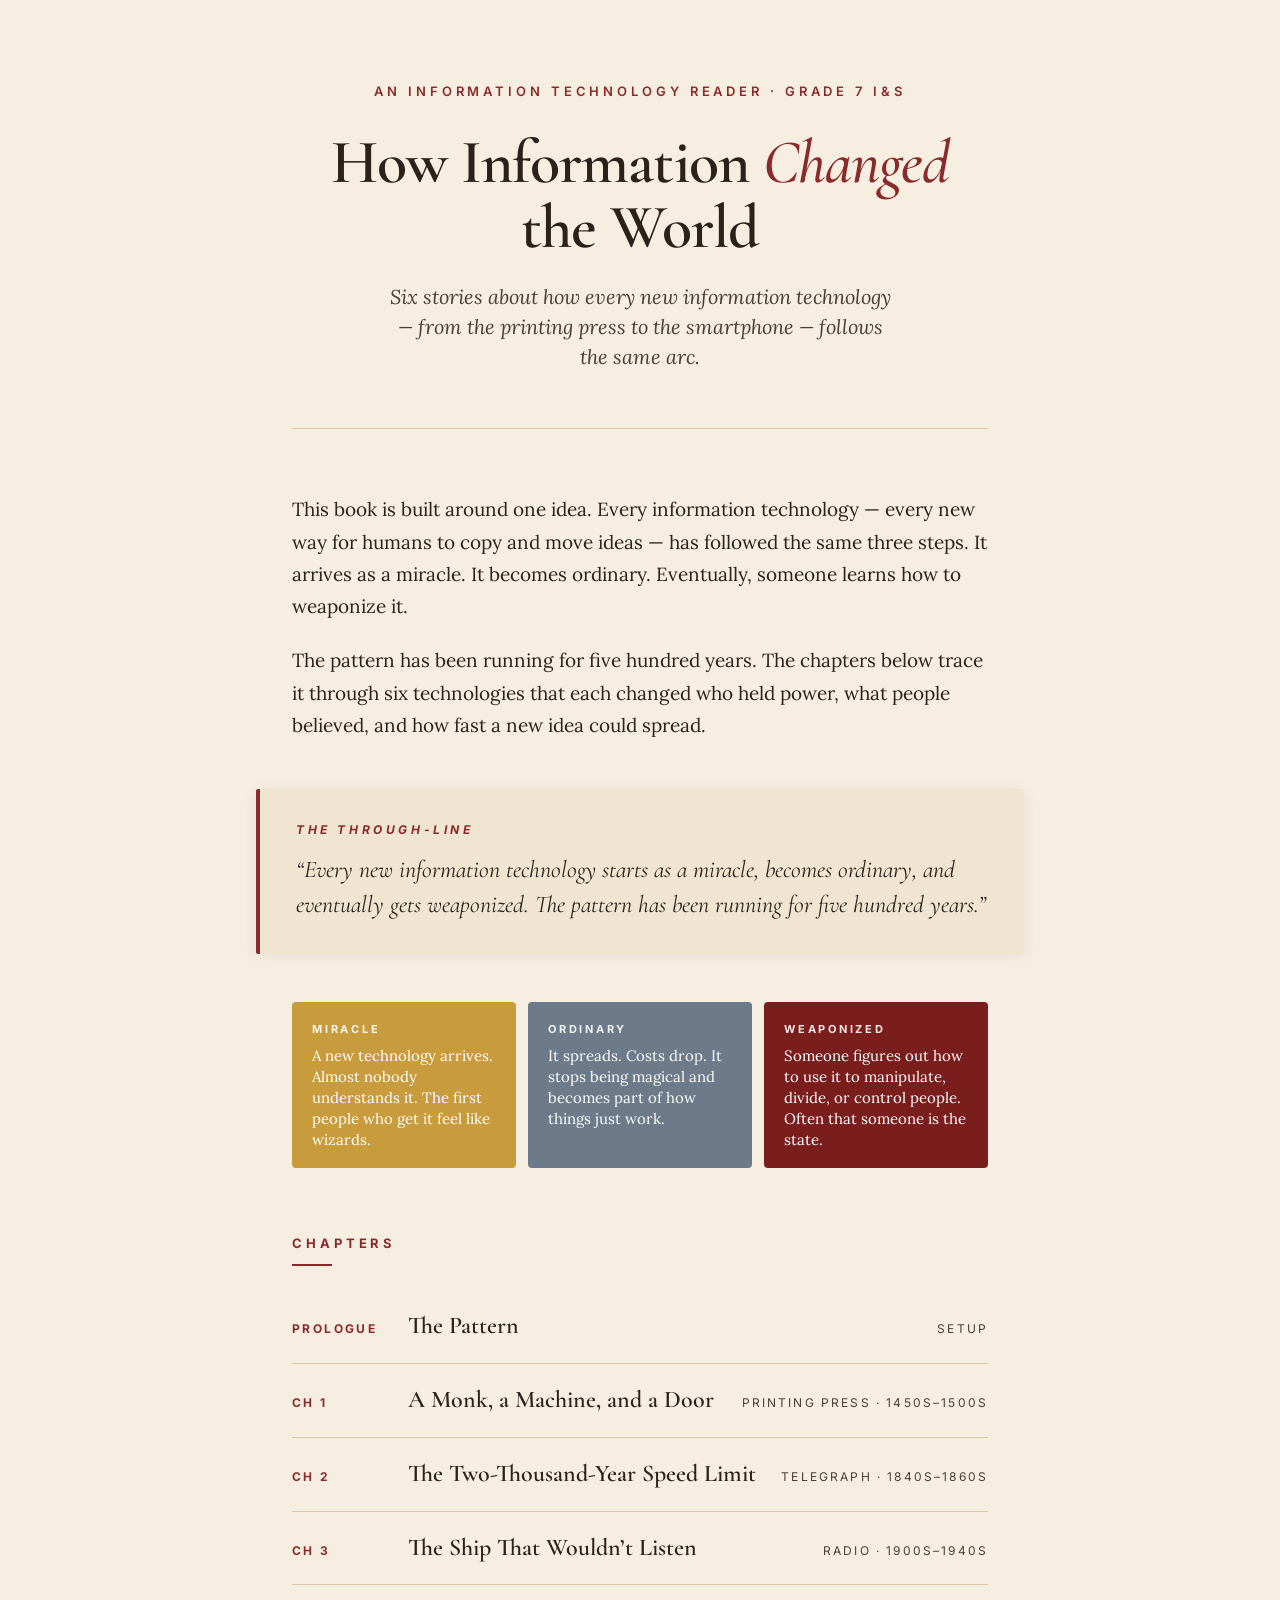
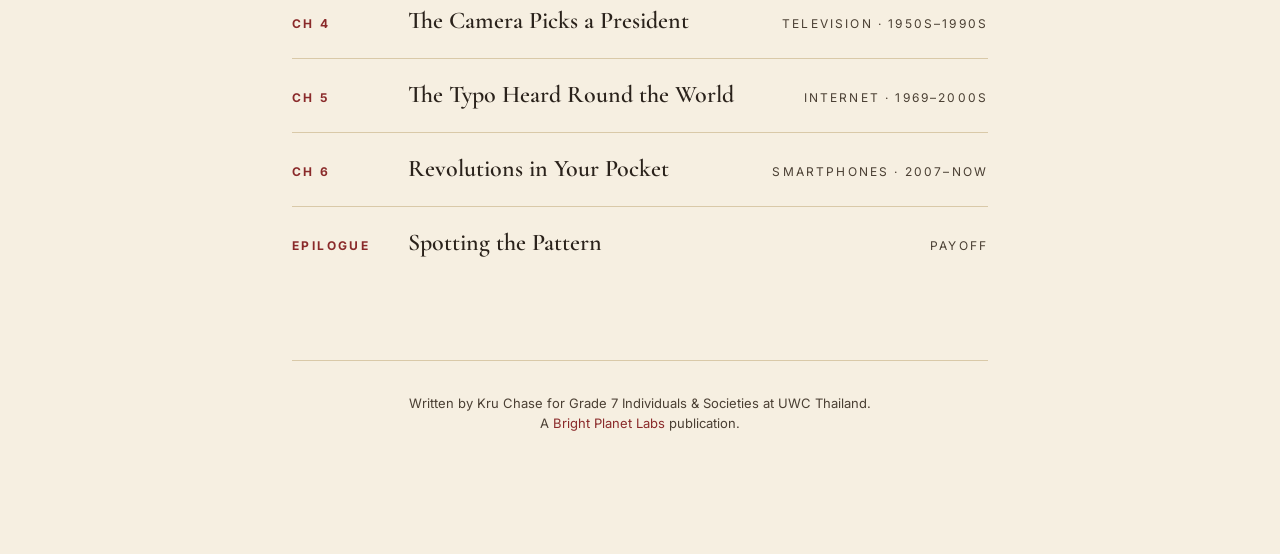
<file: index.html>
<!DOCTYPE html>
<html lang="en">
<head>
  <meta charset="UTF-8">
  <meta name="viewport" content="width=device-width, initial-scale=1.0">
  <title>How Information Changed the World</title>
  <meta name="description" content="A short student textbook tracing how each new information technology — from the printing press to the smartphone — follows the same arc: miracle, ordinary, weaponized.">
  <link rel="preconnect" href="https://fonts.googleapis.com">
  <link rel="preconnect" href="https://fonts.gstatic.com" crossorigin>
  <link href="https://fonts.googleapis.com/css2?family=Cormorant+Garamond:wght@400;500;600;700&family=Inter:wght@400;500;600;700&family=Lora:ital,wght@0,400;0,500;0,600;1,400;1,500&display=swap" rel="stylesheet">
  <style>
    :root {
      --bg: #f6efe1;
      --bg-deep: #efe5d0;
      --ink: #2a221b;
      --ink-soft: #4a3f33;
      --rule: #d9c9a8;
      --accent: #8a2a2a;
      --accent-soft: #b85c4f;
      --gold: #c89b3c;
      --blue-gray: #6c7a89;
      --red-deep: #7a1d1d;
      --shadow: 0 2px 14px rgba(60, 40, 20, 0.08);
    }

    * { box-sizing: border-box; }

    html { scroll-behavior: smooth; }

    body {
      margin: 0;
      padding: 0;
      background: var(--bg);
      color: var(--ink);
      font-family: 'Lora', Georgia, 'Times New Roman', serif;
      font-size: 19px;
      line-height: 1.7;
      -webkit-font-smoothing: antialiased;
    }

    main {
      max-width: 760px;
      margin: 0 auto;
      padding: 80px 32px 120px;
    }

    /* COVER */
    .cover {
      text-align: center;
      padding-bottom: 56px;
      border-bottom: 1px solid var(--rule);
      margin-bottom: 64px;
    }

    .eyebrow {
      font-family: 'Inter', sans-serif;
      font-size: 13px;
      letter-spacing: 0.3em;
      text-transform: uppercase;
      color: var(--accent);
      margin: 0 0 28px;
      font-weight: 600;
    }

    h1 {
      font-family: 'Cormorant Garamond', Georgia, serif;
      font-weight: 600;
      font-size: 62px;
      line-height: 1.05;
      margin: 0 0 22px;
      color: var(--ink);
      letter-spacing: -0.015em;
    }

    h1 em {
      font-style: italic;
      color: var(--accent);
      font-weight: 500;
    }

    .subtitle {
      font-family: 'Lora', serif;
      font-style: italic;
      font-size: 20px;
      color: var(--ink-soft);
      margin: 0 auto;
      max-width: 32rem;
      line-height: 1.5;
    }

    /* THROUGH-LINE CALLOUT */
    .throughline {
      background: var(--bg-deep);
      border-left: 4px solid var(--accent);
      padding: 32px 36px;
      margin: 48px -36px;
      border-radius: 2px;
      box-shadow: var(--shadow);
    }

    .throughline .label {
      font-family: 'Inter', sans-serif;
      font-size: 12px;
      letter-spacing: 0.3em;
      text-transform: uppercase;
      color: var(--accent);
      font-weight: 700;
      margin: 0 0 14px;
    }

    .throughline p {
      font-family: 'Cormorant Garamond', Georgia, serif;
      font-style: italic;
      font-size: 24px;
      line-height: 1.45;
      color: var(--ink);
      margin: 0;
    }

    /* THE PATTERN — three colored stages */
    .pattern-key {
      display: flex;
      gap: 12px;
      margin: 48px 0;
      flex-wrap: wrap;
    }

    .stage {
      flex: 1 1 200px;
      padding: 18px 20px;
      border-radius: 4px;
      color: #fff;
      text-align: left;
    }

    .stage.miracle    { background: var(--gold); }
    .stage.ordinary   { background: var(--blue-gray); }
    .stage.weaponized { background: var(--red-deep); }

    .stage .name {
      font-family: 'Inter', sans-serif;
      font-size: 11px;
      letter-spacing: 0.25em;
      text-transform: uppercase;
      font-weight: 700;
      margin: 0 0 6px;
      opacity: 0.9;
    }

    .stage .desc {
      font-family: 'Lora', serif;
      font-size: 15px;
      line-height: 1.4;
      margin: 0;
    }

    /* CHAPTER LIST */
    h2 {
      font-family: 'Inter', sans-serif;
      font-size: 13px;
      letter-spacing: 0.3em;
      text-transform: uppercase;
      color: var(--accent);
      margin: 64px 0 24px;
      font-weight: 700;
      position: relative;
      padding-bottom: 12px;
    }

    h2::after {
      content: "";
      display: block;
      position: absolute;
      bottom: 0;
      left: 0;
      width: 40px;
      height: 2px;
      background: var(--accent);
    }

    .toc {
      list-style: none;
      padding: 0;
      margin: 0;
    }

    .toc li {
      border-bottom: 1px solid var(--rule);
    }

    .toc li:last-child {
      border-bottom: none;
    }

    .toc a,
    .toc .ch-unavailable {
      display: grid;
      grid-template-columns: 92px 1fr auto;
      gap: 24px;
      align-items: baseline;
      padding: 22px 0;
      color: var(--ink);
      text-decoration: none;
      transition: background 0.15s ease;
    }

    .toc a:hover {
      background: var(--bg-deep);
      margin: 0 -16px;
      padding-left: 16px;
      padding-right: 16px;
    }

    .toc .num {
      font-family: 'Inter', sans-serif;
      font-size: 12px;
      letter-spacing: 0.2em;
      text-transform: uppercase;
      color: var(--accent);
      font-weight: 700;
      white-space: nowrap;
    }

    .toc .ch-unavailable .num {
      color: var(--ink-soft);
      opacity: 0.6;
    }

    .toc .title {
      font-family: 'Cormorant Garamond', Georgia, serif;
      font-size: 24px;
      font-weight: 600;
      line-height: 1.2;
      color: var(--ink);
    }

    .toc .ch-unavailable .title {
      color: var(--ink-soft);
    }

    .toc .era {
      font-family: 'Inter', sans-serif;
      font-size: 12px;
      letter-spacing: 0.18em;
      text-transform: uppercase;
      color: var(--ink-soft);
      white-space: nowrap;
    }

    .toc .coming {
      display: block;
      font-family: 'Inter', sans-serif;
      font-size: 10px;
      letter-spacing: 0.25em;
      text-transform: uppercase;
      color: var(--accent-soft);
      font-weight: 700;
      margin-top: 6px;
    }

    /* INTRO */
    .intro p {
      margin: 0 0 22px;
    }

    /* FOOTER */
    footer {
      margin-top: 80px;
      padding-top: 32px;
      border-top: 1px solid var(--rule);
      font-family: 'Inter', sans-serif;
      font-size: 13px;
      color: var(--ink-soft);
      text-align: center;
      line-height: 1.6;
    }

    footer a {
      color: var(--accent);
      text-decoration: none;
    }

    footer a:hover { text-decoration: underline; }

    @media (max-width: 640px) {
      main { padding: 48px 22px 80px; }
      h1 { font-size: 44px; }
      .subtitle { font-size: 18px; }
      .throughline { margin: 40px -22px; padding: 26px 22px; }
      .throughline p { font-size: 20px; }
      .toc a, .toc .ch-unavailable {
        grid-template-columns: 50px 1fr;
        row-gap: 4px;
      }
      .toc .era { grid-column: 2 / 3; }
      body { font-size: 17px; }
    }
  </style>
</head>
<body>
  <main>

    <header class="cover">
      <p class="eyebrow">An Information Technology Reader · Grade 7 I&amp;S</p>
      <h1>How Information <em>Changed</em><br>the World</h1>
      <p class="subtitle">Six stories about how every new information technology — from the printing press to the smartphone — follows the same arc.</p>
    </header>

    <section class="intro">
      <p>This book is built around one idea. Every information technology — every new way for humans to copy and move ideas — has followed the same three steps. It arrives as a miracle. It becomes ordinary. Eventually, someone learns how to weaponize it.</p>
      <p>The pattern has been running for five hundred years. The chapters below trace it through six technologies that each changed who held power, what people believed, and how fast a new idea could spread.</p>
    </section>

    <div class="throughline">
      <p class="label">The Through-Line</p>
      <p>“Every new information technology starts as a miracle, becomes ordinary, and eventually gets weaponized. The pattern has been running for five hundred years.”</p>
    </div>

    <div class="pattern-key">
      <div class="stage miracle">
        <p class="name">Miracle</p>
        <p class="desc">A new technology arrives. Almost nobody understands it. The first people who get it feel like wizards.</p>
      </div>
      <div class="stage ordinary">
        <p class="name">Ordinary</p>
        <p class="desc">It spreads. Costs drop. It stops being magical and becomes part of how things just work.</p>
      </div>
      <div class="stage weaponized">
        <p class="name">Weaponized</p>
        <p class="desc">Someone figures out how to use it to manipulate, divide, or control people. Often that someone is the state.</p>
      </div>
    </div>

    <h2>Chapters</h2>
    <ol class="toc">

      <li>
        <a href="00-prologue.html">
          <span class="num">Prologue</span>
          <span class="title">The Pattern</span>
          <span class="era">Setup</span>
        </a>
      </li>

      <li>
        <a href="01-printing-press.html">
          <span class="num">Ch&nbsp;1</span>
          <span class="title">A Monk, a Machine, and a Door</span>
          <span class="era">Printing Press · 1450s–1500s</span>
        </a>
      </li>

      <li>
        <a href="02-telegraph.html">
          <span class="num">Ch&nbsp;2</span>
          <span class="title">The Two-Thousand-Year Speed Limit</span>
          <span class="era">Telegraph · 1840s–1860s</span>
        </a>
      </li>

      <li>
        <a href="03-radio.html">
          <span class="num">Ch&nbsp;3</span>
          <span class="title">The Ship That Wouldn’t Listen</span>
          <span class="era">Radio · 1900s–1940s</span>
        </a>
      </li>

      <li>
        <a href="04-television.html">
          <span class="num">Ch&nbsp;4</span>
          <span class="title">The Camera Picks a President</span>
          <span class="era">Television · 1950s–1990s</span>
        </a>
      </li>

      <li>
        <a href="05-internet.html">
          <span class="num">Ch&nbsp;5</span>
          <span class="title">The Typo Heard Round the World</span>
          <span class="era">Internet · 1969–2000s</span>
        </a>
      </li>

      <li>
        <a href="06-smartphones.html">
          <span class="num">Ch&nbsp;6</span>
          <span class="title">Revolutions in Your Pocket</span>
          <span class="era">Smartphones · 2007–now</span>
        </a>
      </li>

      <li>
        <a href="07-epilogue.html">
          <span class="num">Epilogue</span>
          <span class="title">Spotting the Pattern</span>
          <span class="era">Payoff</span>
        </a>
      </li>

    </ol>

    <footer>
      Written by Kru Chase for Grade 7 Individuals &amp; Societies at UWC Thailand.<br>
      A <a href="https://brightplanetlabs.com">Bright Planet Labs</a> publication.
    </footer>

  </main>
</body>
</html>
</file>
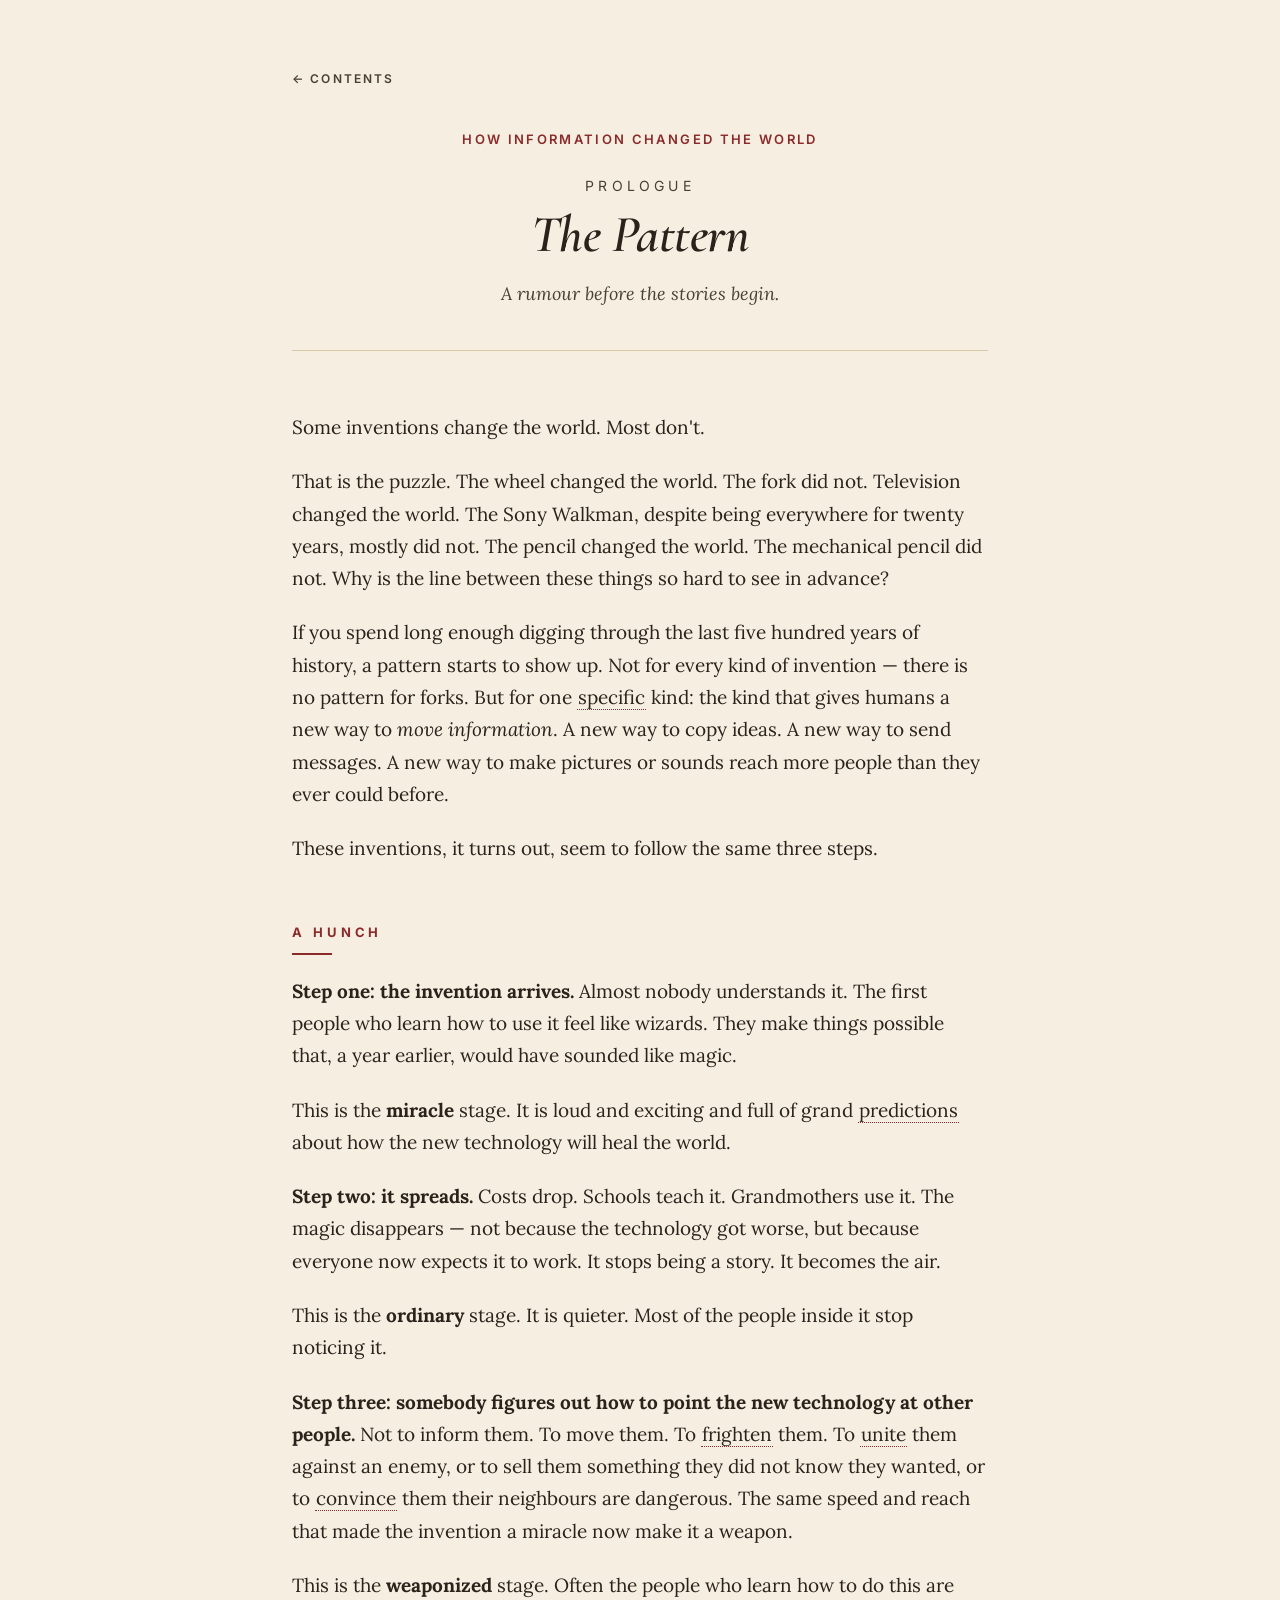
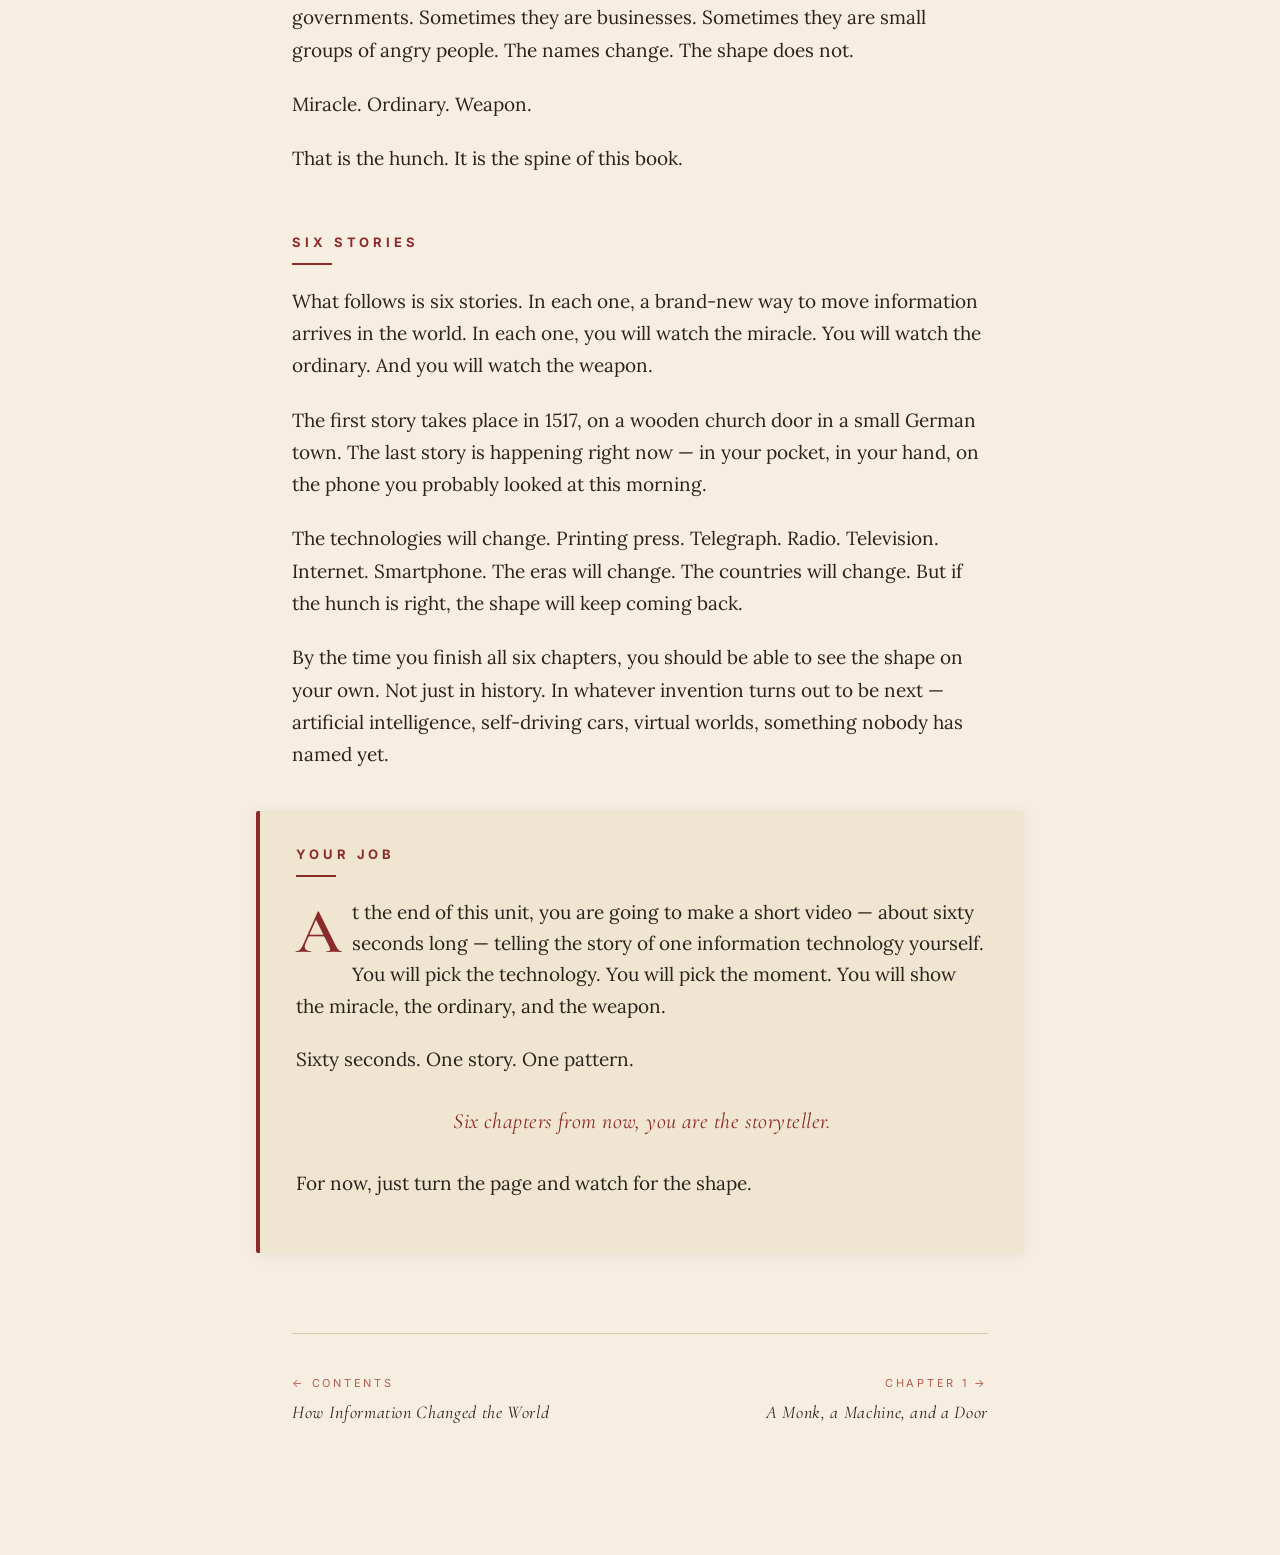
<file: 00-prologue.html>
<!DOCTYPE html>
<html lang="en">
<head>
  <meta charset="UTF-8">
  <meta name="viewport" content="width=device-width, initial-scale=1.0">
  <title>Prologue — The Pattern | How Information Changed the World</title>
  <link rel="preconnect" href="https://fonts.googleapis.com">
  <link rel="preconnect" href="https://fonts.gstatic.com" crossorigin>
  <link href="https://fonts.googleapis.com/css2?family=Cormorant+Garamond:wght@400;500;600;700&family=Inter:wght@400;500;600;700&family=Lora:ital,wght@0,400;0,500;0,600;1,400;1,500&display=swap" rel="stylesheet">
  <link rel="stylesheet" href="styles/textbook.css">
</head>
<body>

<article>

  <nav class="top-nav">
    <a href="index.html">← Contents</a>
  </nav>

  <header class="chapter-header prologue-header">
    <p class="series">How Information Changed the World</p>
    <p class="chapter-num">Prologue</p>
    <h1>The Pattern</h1>
    <p class="subtitle">A rumour before the stories begin.</p>
  </header>

  <section>
    <p>Some inventions change the world. Most don't.</p>

    <p>That is the puzzle. The wheel changed the world. The fork did not. Television changed the world. The Sony Walkman, despite being everywhere for twenty years, mostly did not. The pencil changed the world. The mechanical pencil did not. Why is the line between these things so hard to see in advance?</p>

    <p>If you spend long enough digging through the last five hundred years of history, a pattern starts to show up. Not for every kind of invention — there is no pattern for forks. But for one <span class="vocab" data-def="one particular kind, not all kinds.">specific</span> kind: the kind that gives humans a new way to <em>move information</em>. A new way to copy ideas. A new way to send messages. A new way to make pictures or sounds reach more people than they ever could before.</p>

    <p>These inventions, it turns out, seem to follow the same three steps.</p>
  </section>

  <section>
    <h2>A Hunch</h2>

    <p><strong>Step one: the invention arrives.</strong> Almost nobody understands it. The first people who learn how to use it feel like wizards. They make things possible that, a year earlier, would have sounded like magic.</p>

    <p>This is the <strong>miracle</strong> stage. It is loud and exciting and full of grand <span class="vocab" data-def="guesses about what will happen in the future.">predictions</span> about how the new technology will heal the world.</p>

    <p><strong>Step two: it spreads.</strong> Costs drop. Schools teach it. Grandmothers use it. The magic disappears — not because the technology got worse, but because everyone now expects it to work. It stops being a story. It becomes the air.</p>

    <p>This is the <strong>ordinary</strong> stage. It is quieter. Most of the people inside it stop noticing it.</p>

    <p><strong>Step three: somebody figures out how to point the new technology at other people.</strong> Not to inform them. To move them. To <span class="vocab" data-def="make someone afraid.">frighten</span> them. To <span class="vocab" data-def="bring people together so they act as one.">unite</span> them against an enemy, or to sell them something they did not know they wanted, or to <span class="vocab" data-def="get someone to believe or agree with you.">convince</span> them their neighbours are dangerous. The same speed and reach that made the invention a miracle now make it a weapon.</p>

    <p>This is the <strong>weaponized</strong> stage. Often the people who learn how to do this are governments. Sometimes they are businesses. Sometimes they are small groups of angry people. The names change. The shape does not.</p>

    <p>Miracle. Ordinary. Weapon.</p>

    <p>That is the hunch. It is the spine of this book.</p>
  </section>

  <section>
    <h2>Six Stories</h2>

    <p>What follows is six stories. In each one, a brand-new way to move information arrives in the world. In each one, you will watch the miracle. You will watch the ordinary. And you will watch the weapon.</p>

    <p>The first story takes place in 1517, on a wooden church door in a small German town. The last story is happening right now — in your pocket, in your hand, on the phone you probably looked at this morning.</p>

    <p>The technologies will change. Printing press. Telegraph. Radio. Television. Internet. Smartphone. The eras will change. The countries will change. But if the hunch is right, the shape will keep coming back.</p>

    <p>By the time you finish all six chapters, you should be able to see the shape on your own. Not just in history. In whatever invention turns out to be next — artificial intelligence, self-driving cars, virtual worlds, something nobody has named yet.</p>
  </section>

  <section class="moment">
    <h2>Your Job</h2>
    <p>At the end of this unit, you are going to make a short video — about sixty seconds long — telling the story of one information technology yourself. You will pick the technology. You will pick the moment. You will show the miracle, the ordinary, and the weapon.</p>
    <p>Sixty seconds. One story. One pattern.</p>
    <p class="nailed">Six chapters from now, you are the storyteller.</p>
    <p>For now, just turn the page and watch for the shape.</p>
  </section>

  <nav class="chapter-nav">
    <div class="prev">
      <a href="index.html">
        <span class="label">← Contents</span>
        <span class="title">How Information Changed the World</span>
      </a>
    </div>
    <div class="next">
      <a href="01-printing-press.html">
        <span class="label">Chapter 1 →</span>
        <span class="title">A Monk, a Machine, and a Door</span>
      </a>
    </div>
  </nav>

</article>

<script src="scripts/vocab.js"></script>
</body>
</html>
</file>
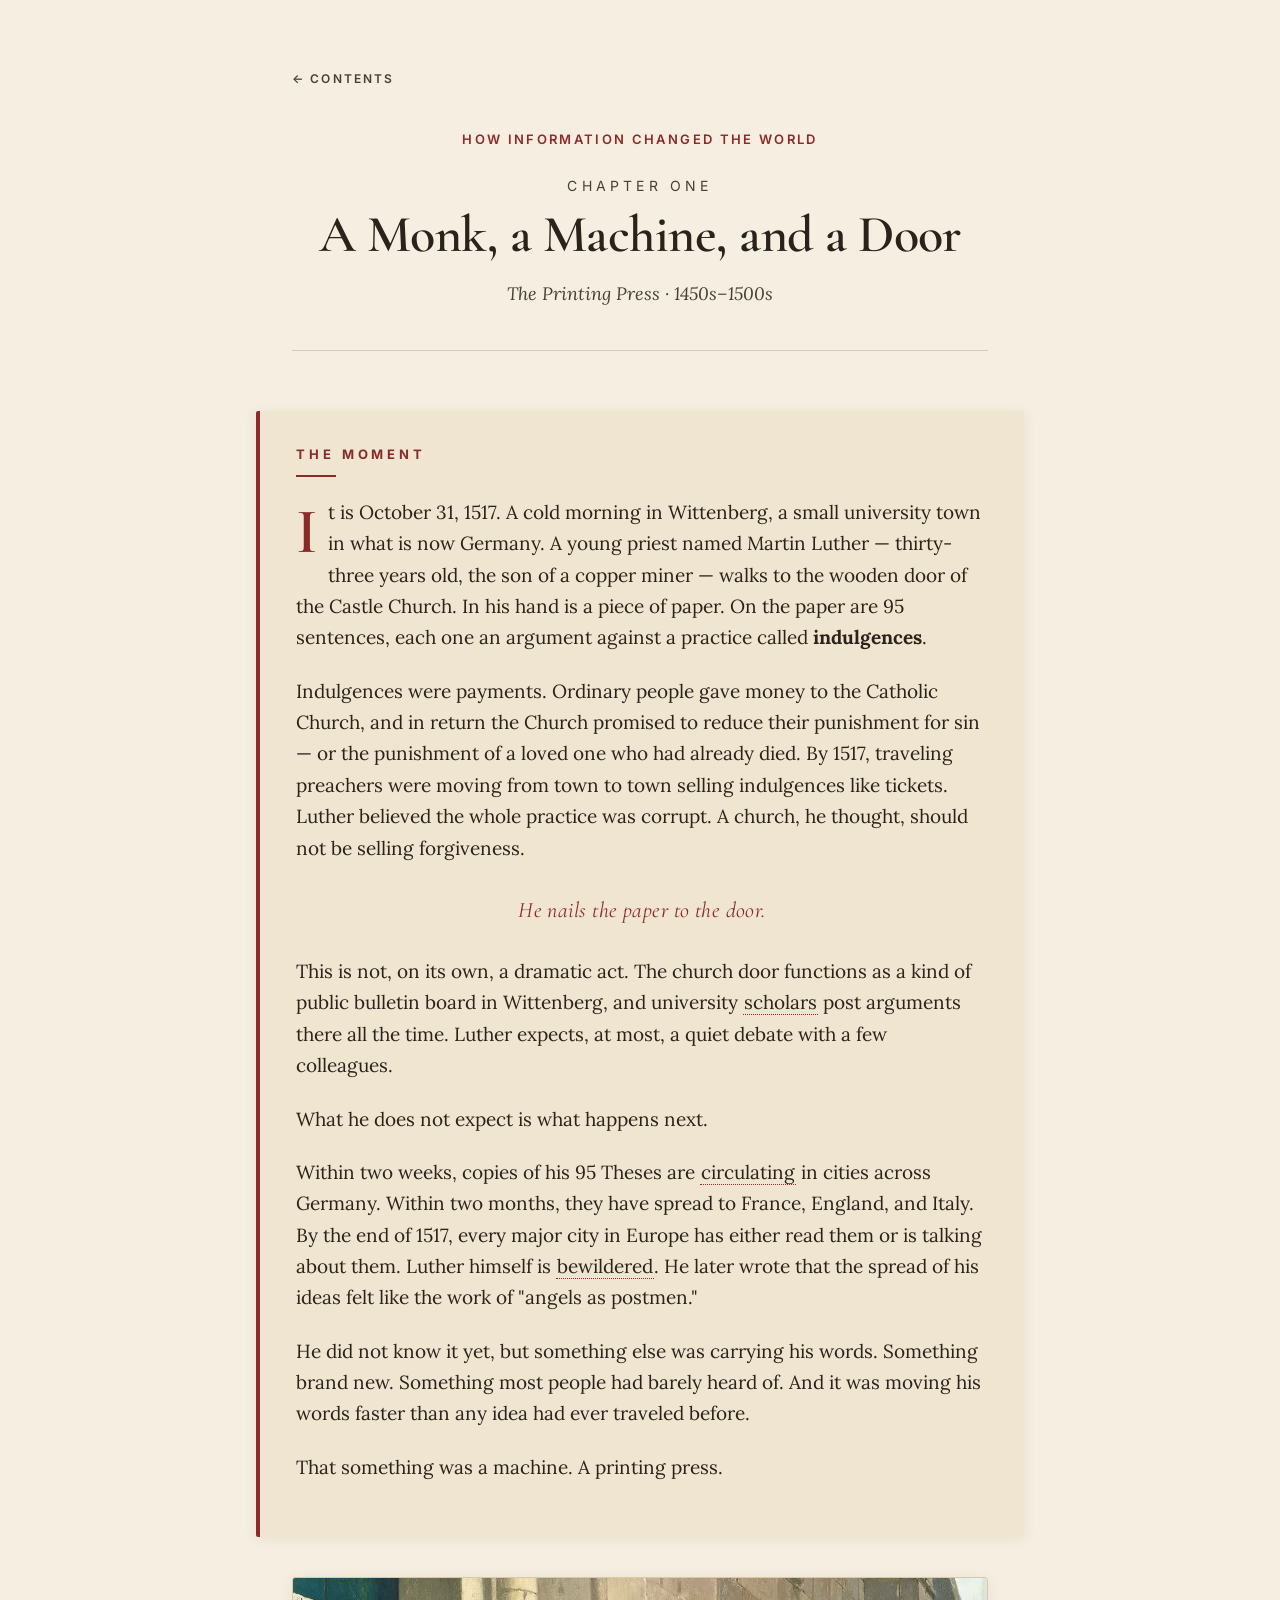
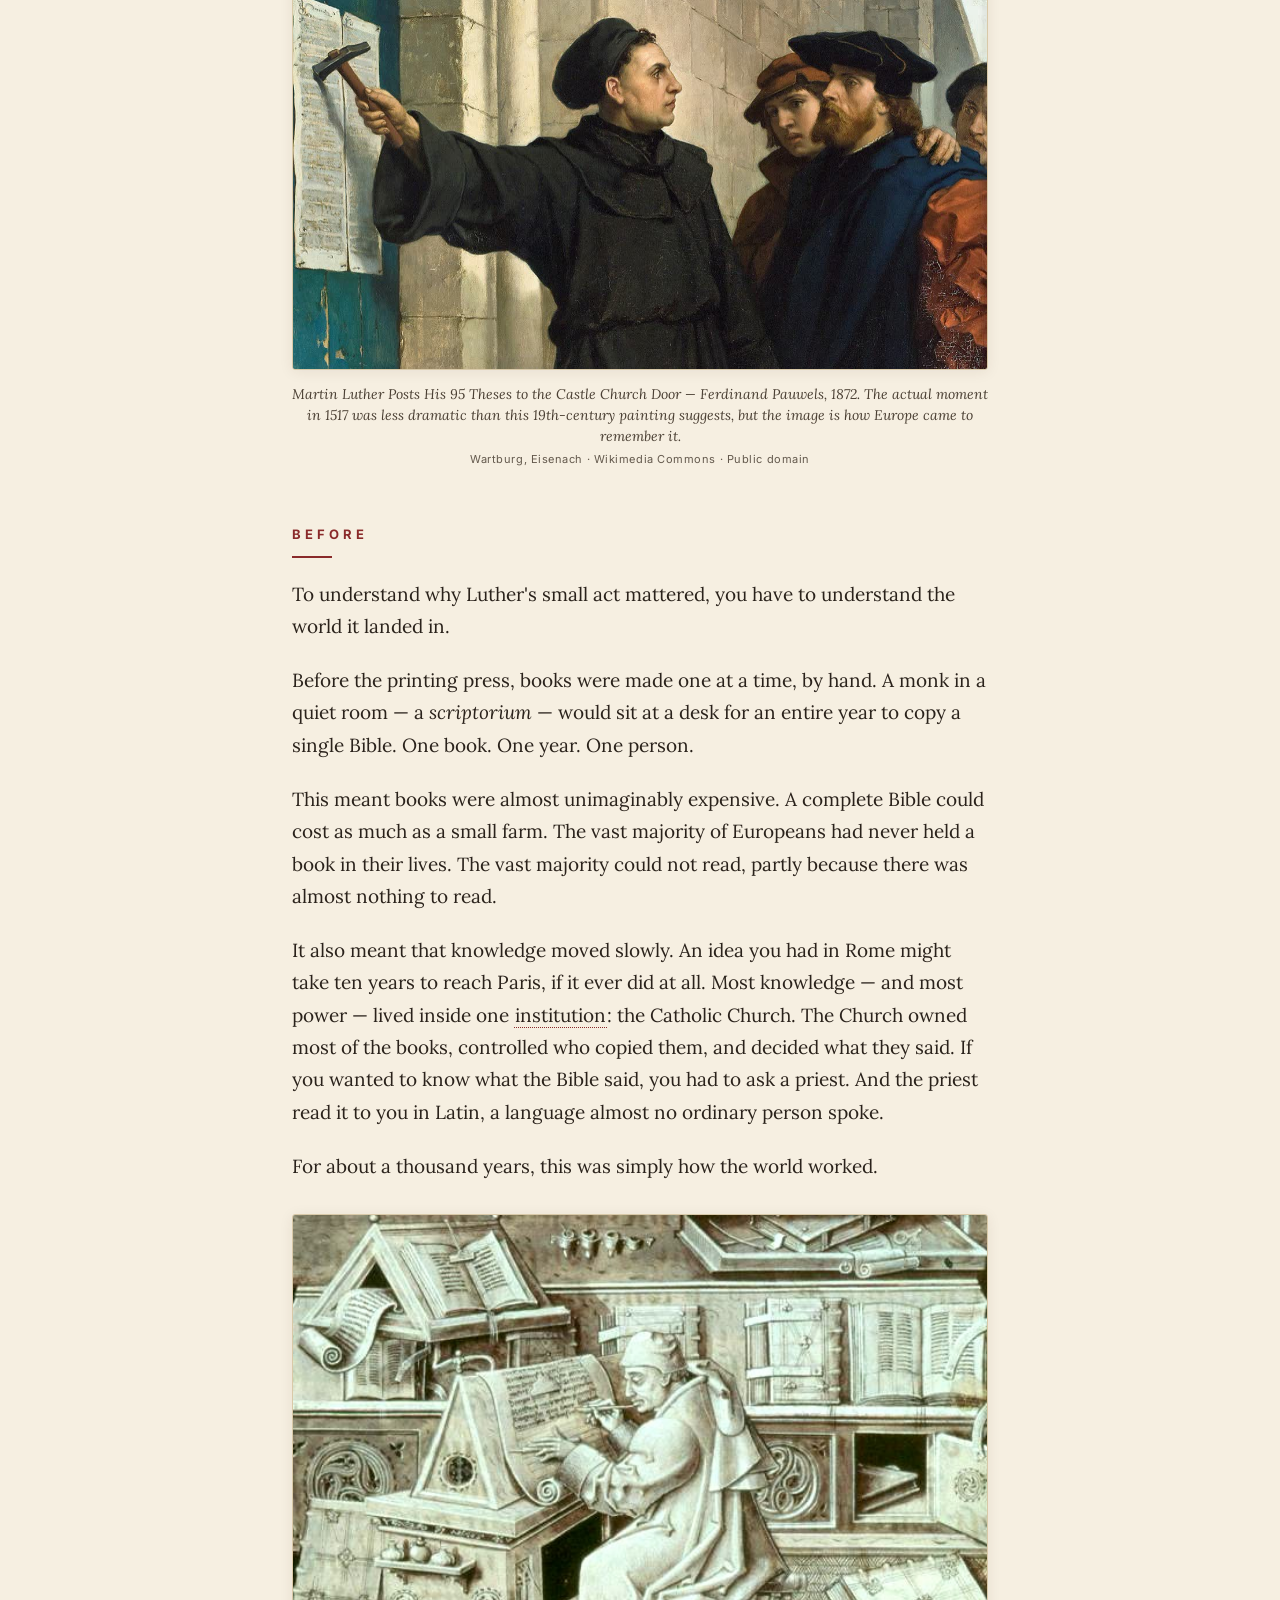
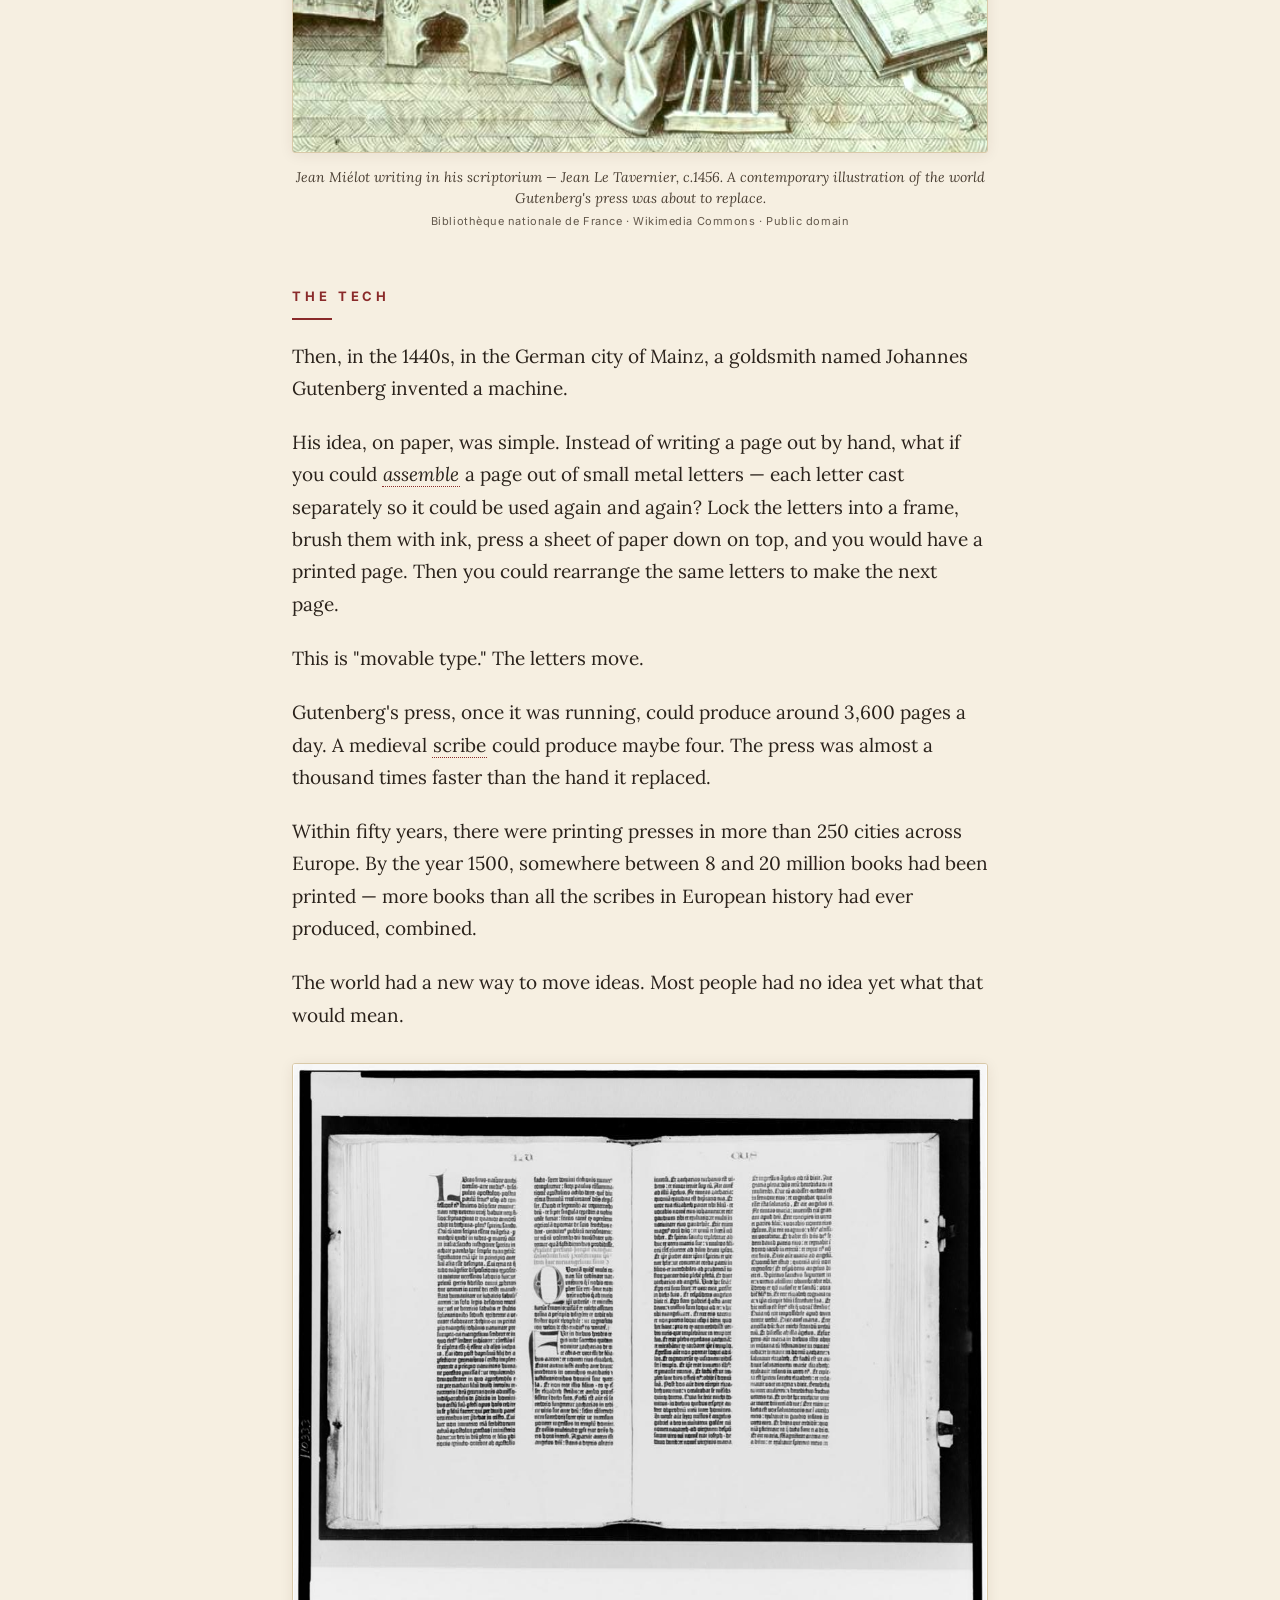
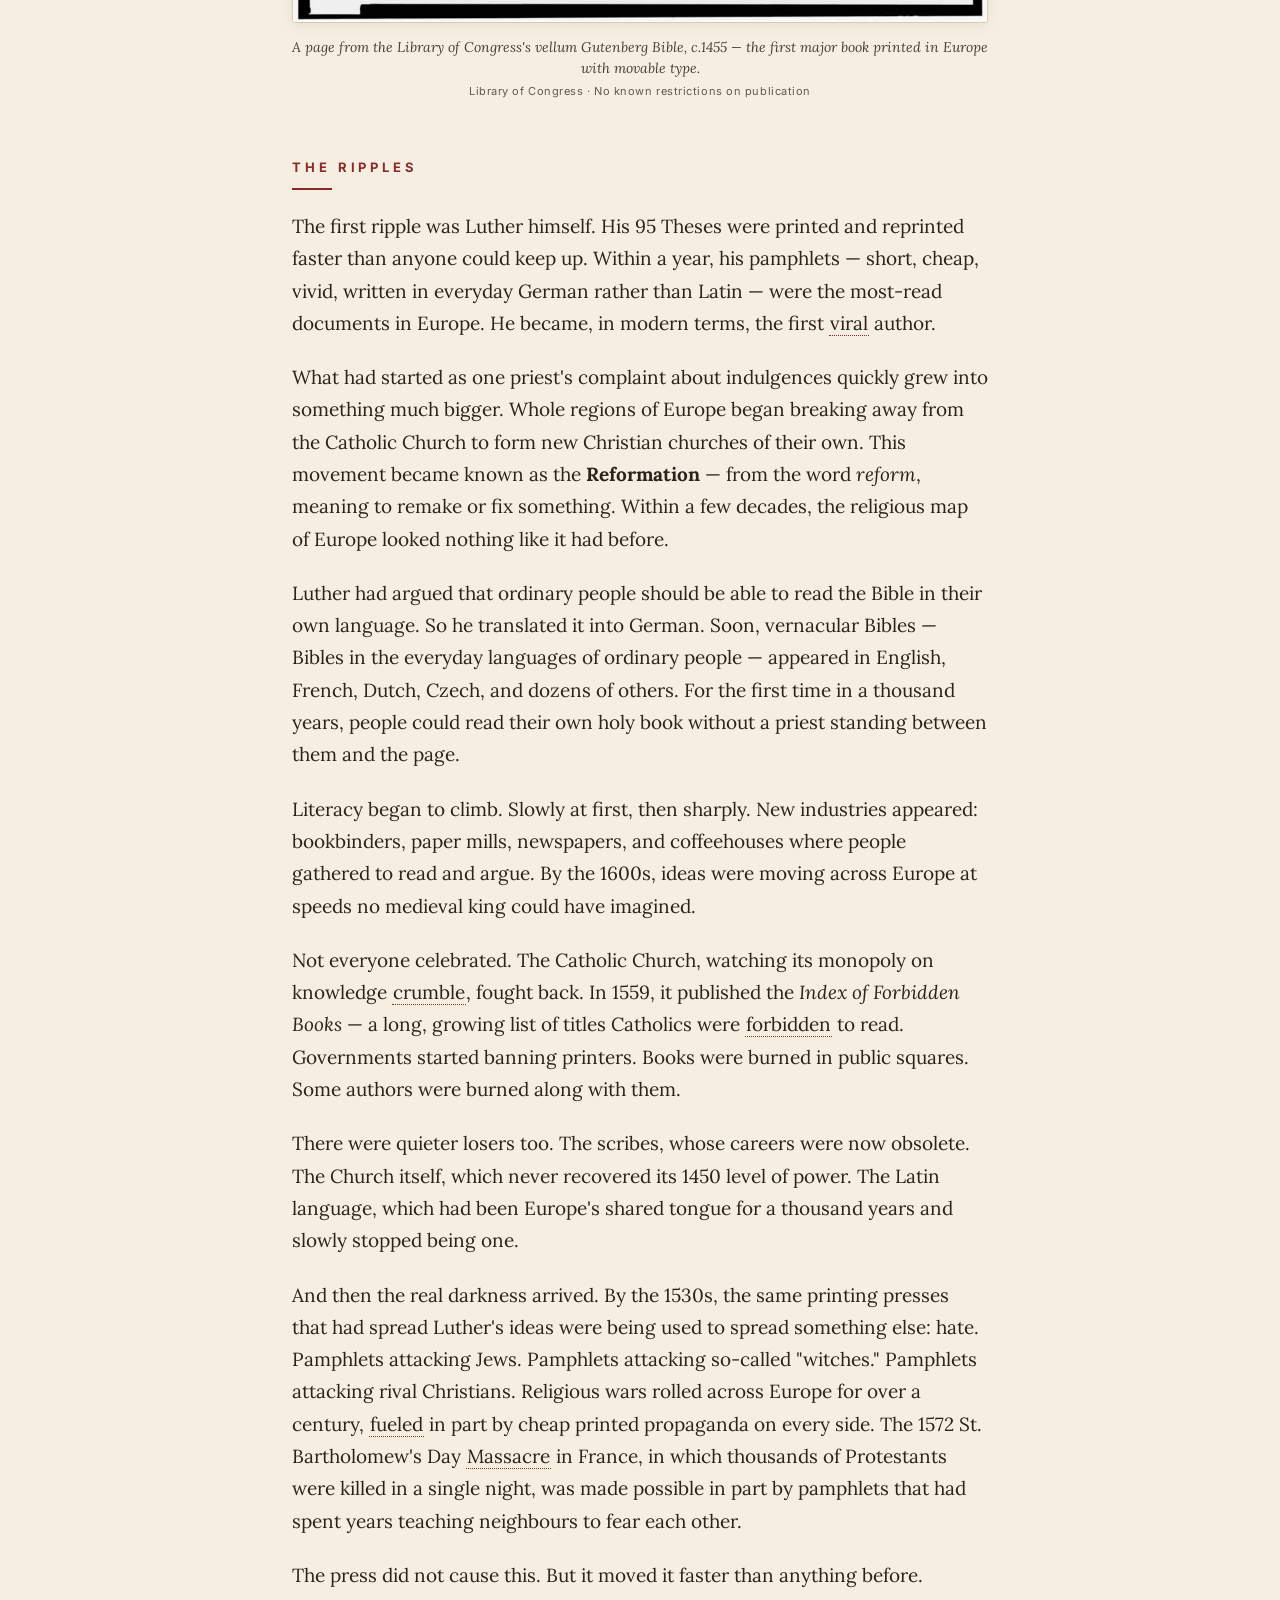
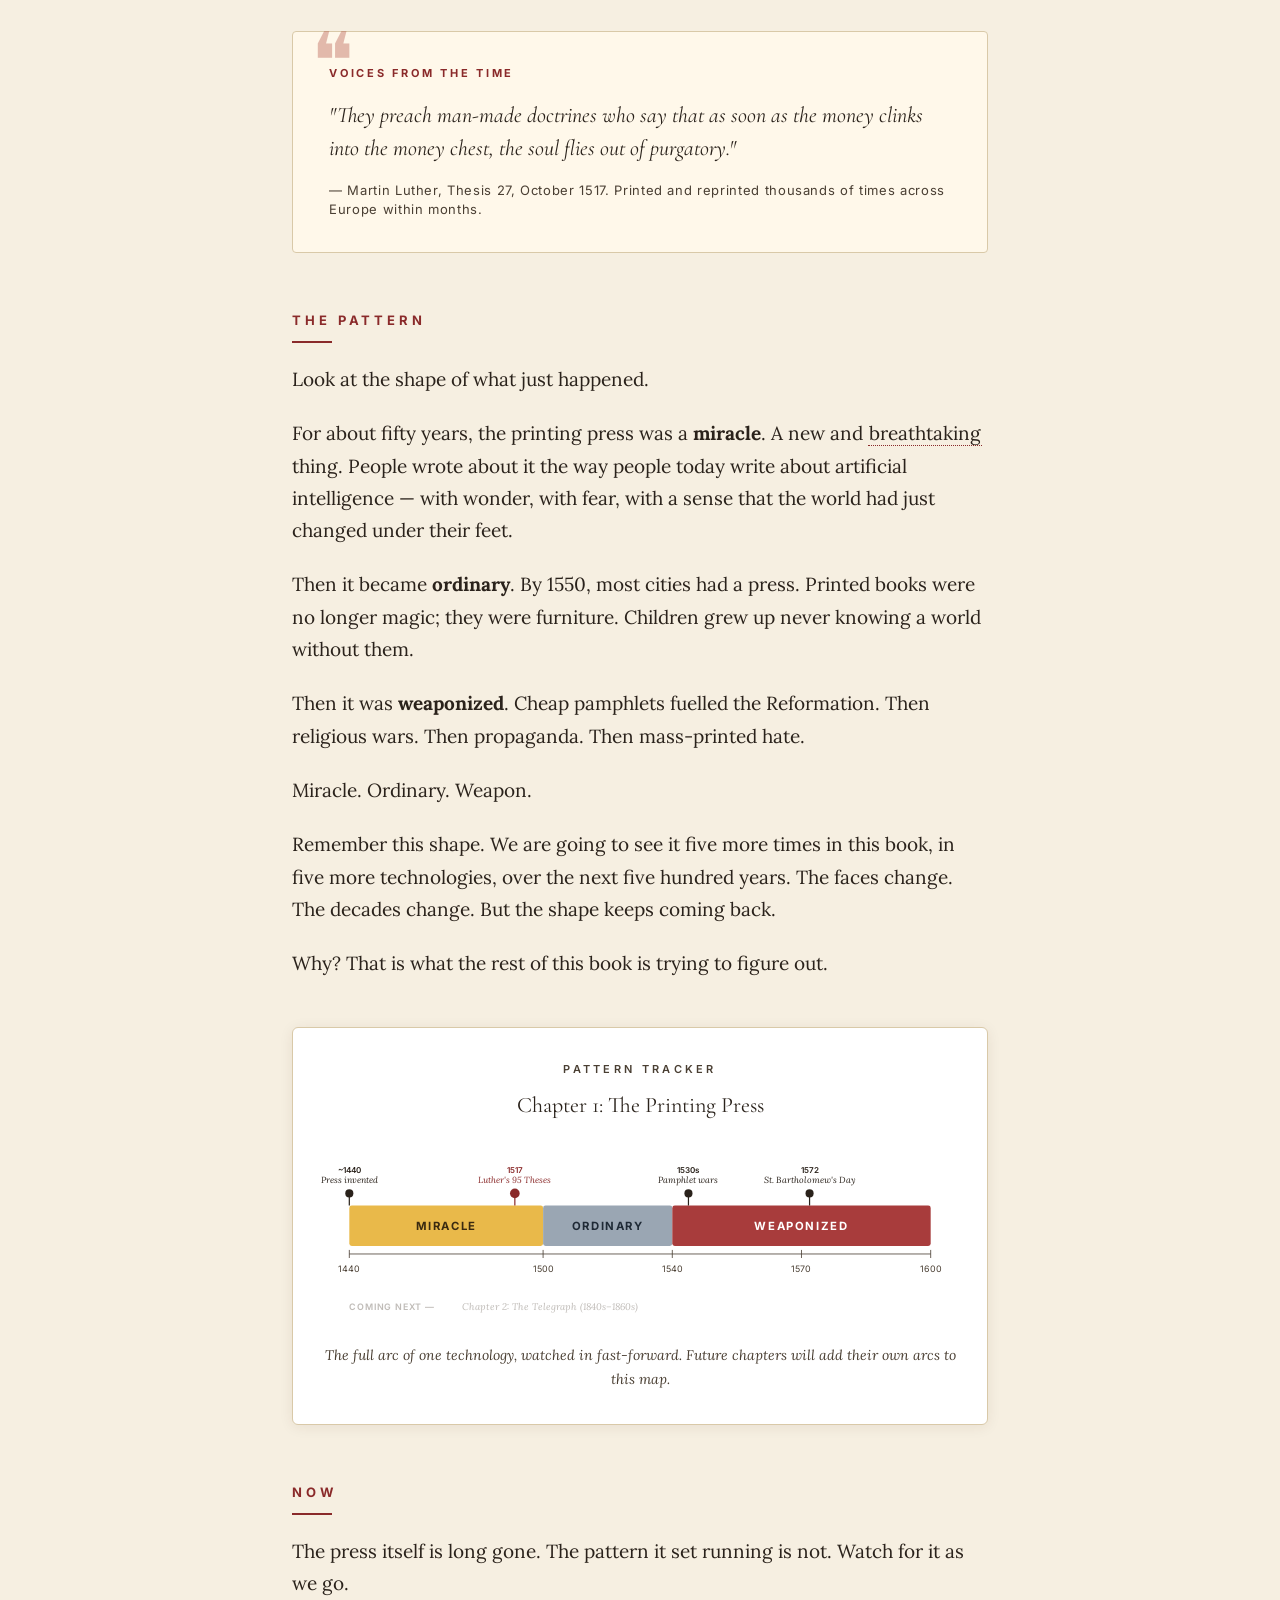
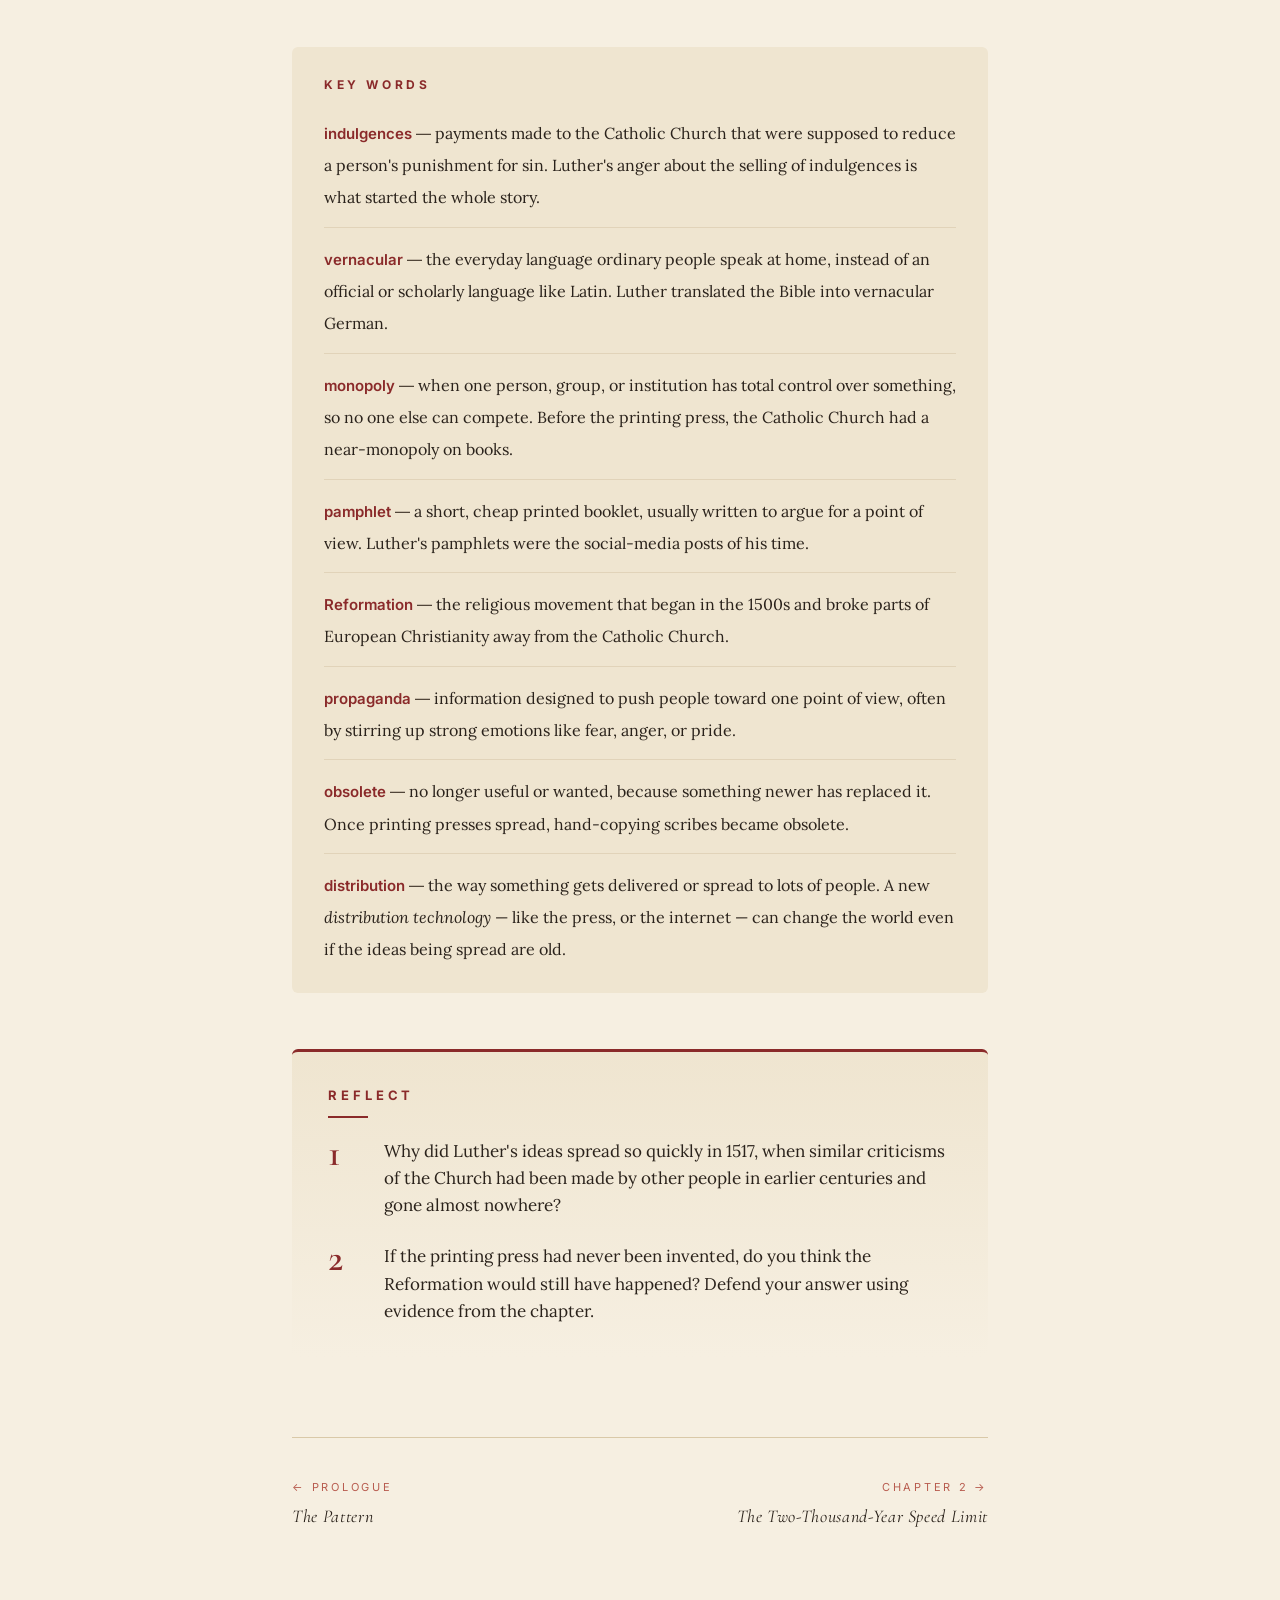
<file: 01-printing-press.html>
<!DOCTYPE html>
<html lang="en">
<head>
  <meta charset="UTF-8">
  <meta name="viewport" content="width=device-width, initial-scale=1.0">
  <title>Chapter 1 — A Monk, a Machine, and a Door | How Information Changed the World</title>
  <link rel="preconnect" href="https://fonts.googleapis.com">
  <link rel="preconnect" href="https://fonts.gstatic.com" crossorigin>
  <link href="https://fonts.googleapis.com/css2?family=Cormorant+Garamond:wght@400;500;600;700&family=Inter:wght@400;500;600;700&family=Lora:ital,wght@0,400;0,500;0,600;1,400;1,500&display=swap" rel="stylesheet">
  <link rel="stylesheet" href="styles/textbook.css">
</head>
<body>

<article>

  <nav class="top-nav">
    <a href="index.html">← Contents</a>
  </nav>

  <header class="chapter-header">
    <p class="series">How Information Changed the World</p>
    <p class="chapter-num">Chapter One</p>
    <h1>A Monk, a Machine, and a Door</h1>
    <p class="subtitle">The Printing Press · 1450s–1500s</p>
  </header>

  <!-- THE MOMENT -->
  <section class="moment">
    <h2>The Moment</h2>
    <p>It is October 31, 1517. A cold morning in Wittenberg, a small university town in what is now Germany. A young priest named Martin Luther — thirty-three years old, the son of a copper miner — walks to the wooden door of the Castle Church. In his hand is a piece of paper. On the paper are 95 sentences, each one an argument against a practice called <strong>indulgences</strong>.</p>

    <p>Indulgences were payments. Ordinary people gave money to the Catholic Church, and in return the Church promised to reduce their punishment for sin — or the punishment of a loved one who had already died. By 1517, traveling preachers were moving from town to town selling indulgences like tickets. Luther believed the whole practice was corrupt. A church, he thought, should not be selling forgiveness.</p>

    <p class="nailed">He nails the paper to the door.</p>

    <p>This is not, on its own, a dramatic act. The church door functions as a kind of public bulletin board in Wittenberg, and university <span class="vocab" data-def="people who study a subject very deeply.">scholars</span> post arguments there all the time. Luther expects, at most, a quiet debate with a few colleagues.</p>

    <p>What he does not expect is what happens next.</p>

    <p>Within two weeks, copies of his 95 Theses are <span class="vocab" data-def="being passed from one person to another.">circulating</span> in cities across Germany. Within two months, they have spread to France, England, and Italy. By the end of 1517, every major city in Europe has either read them or is talking about them. Luther himself is <span class="vocab" data-def="confused; unable to make sense of what is happening.">bewildered</span>. He later wrote that the spread of his ideas felt like the work of "angels as postmen."</p>

    <p>He did not know it yet, but something else was carrying his words. Something brand new. Something most people had barely heard of. And it was moving his words faster than any idea had ever traveled before.</p>

    <p>That something was a machine. A printing press.</p>
  </section>

  <!-- IMAGE 1 -->
  <figure class="image">
    <img src="images/ch1-01-luther-95-theses.jpg" alt="Painting of Martin Luther using a hammer to nail a printed paper to a heavy wooden church door. He wears a dark monk's robe; townspeople stand behind him watching.">
    <figcaption>
      Martin Luther Posts His 95 Theses to the Castle Church Door — Ferdinand Pauwels, 1872. The actual moment in 1517 was less dramatic than this 19th-century painting suggests, but the image is how Europe came to remember it.
      <span class="credit">Wartburg, Eisenach · Wikimedia Commons · Public domain</span>
    </figcaption>
  </figure>

  <!-- BEFORE -->
  <section>
    <h2>Before</h2>
    <p>To understand why Luther's small act mattered, you have to understand the world it landed in.</p>

    <p>Before the printing press, books were made one at a time, by hand. A monk in a quiet room — a <em>scriptorium</em> — would sit at a desk for an entire year to copy a single Bible. One book. One year. One person.</p>

    <p>This meant books were almost unimaginably expensive. A complete Bible could cost as much as a small farm. The vast majority of Europeans had never held a book in their lives. The vast majority could not read, partly because there was almost nothing to read.</p>

    <p>It also meant that knowledge moved slowly. An idea you had in Rome might take ten years to reach Paris, if it ever did at all. Most knowledge — and most power — lived inside one <span class="vocab" data-def="a large, long-established organization, like a church, school, or government.">institution</span>: the Catholic Church. The Church owned most of the books, controlled who copied them, and decided what they said. If you wanted to know what the Bible said, you had to ask a priest. And the priest read it to you in Latin, a language almost no ordinary person spoke.</p>

    <p>For about a thousand years, this was simply how the world worked.</p>
  </section>

  <!-- IMAGE 2 -->
  <figure class="image">
    <img src="images/ch1-02-scriptorium-mielot.jpg" alt="A medieval grisaille illumination showing the scribe Jean Miélot seated at a wooden desk in a vaulted room, writing in a large book; rolled manuscripts and quills are nearby.">
    <figcaption>
      Jean Miélot writing in his scriptorium — Jean Le Tavernier, c.1456. A contemporary illustration of the world Gutenberg's press was about to replace.
      <span class="credit">Bibliothèque nationale de France · Wikimedia Commons · Public domain</span>
    </figcaption>
  </figure>

  <!-- THE TECH -->
  <section>
    <h2>The Tech</h2>
    <p>Then, in the 1440s, in the German city of Mainz, a goldsmith named Johannes Gutenberg invented a machine.</p>

    <p>His idea, on paper, was simple. Instead of writing a page out by hand, what if you could <span class="vocab" data-def="put something together piece by piece."><em>assemble</em></span> a page out of small metal letters — each letter cast separately so it could be used again and again? Lock the letters into a frame, brush them with ink, press a sheet of paper down on top, and you would have a printed page. Then you could rearrange the same letters to make the next page.</p>

    <p>This is "movable type." The letters move.</p>

    <p>Gutenberg's press, once it was running, could produce around 3,600 pages a day. A medieval <span class="vocab" data-def="a person whose job was to copy books and documents by hand.">scribe</span> could produce maybe four. The press was almost a thousand times faster than the hand it replaced.</p>

    <p>Within fifty years, there were printing presses in more than 250 cities across Europe. By the year 1500, somewhere between 8 and 20 million books had been printed — more books than all the scribes in European history had ever produced, combined.</p>

    <p>The world had a new way to move ideas. Most people had no idea yet what that would mean.</p>
  </section>

  <!-- IMAGE 3 -->
  <figure class="image">
    <img src="images/ch1-03-gutenberg-bible.jpg" alt="A page from the Gutenberg Bible: two dense columns of black Gothic blackletter type with hand-painted red and blue initials, on cream-coloured vellum.">
    <figcaption>
      A page from the Library of Congress's vellum Gutenberg Bible, c.1455 — the first major book printed in Europe with movable type.
      <span class="credit">Library of Congress · No known restrictions on publication</span>
    </figcaption>
  </figure>

  <!-- THE RIPPLES -->
  <section>
    <h2>The Ripples</h2>
    <p>The first ripple was Luther himself. His 95 Theses were printed and reprinted faster than anyone could keep up. Within a year, his pamphlets — short, cheap, vivid, written in everyday German rather than Latin — were the most-read documents in Europe. He became, in modern terms, the first <span class="vocab" data-def="spreading very fast from person to person, like a virus.">viral</span> author.</p>

    <p>What had started as one priest's complaint about indulgences quickly grew into something much bigger. Whole regions of Europe began breaking away from the Catholic Church to form new Christian churches of their own. This movement became known as the <strong>Reformation</strong> — from the word <em>reform</em>, meaning to remake or fix something. Within a few decades, the religious map of Europe looked nothing like it had before.</p>

    <p>Luther had argued that ordinary people should be able to read the Bible in their own language. So he translated it into German. Soon, vernacular Bibles — Bibles in the everyday languages of ordinary people — appeared in English, French, Dutch, Czech, and dozens of others. For the first time in a thousand years, people could read their own holy book without a priest standing between them and the page.</p>

    <p>Literacy began to climb. Slowly at first, then sharply. New industries appeared: bookbinders, paper mills, newspapers, and coffeehouses where people gathered to read and argue. By the 1600s, ideas were moving across Europe at speeds no medieval king could have imagined.</p>

    <p>Not everyone celebrated. The Catholic Church, watching its monopoly on knowledge <span class="vocab" data-def="slowly fall apart.">crumble</span>, fought back. In 1559, it published the <em>Index of Forbidden Books</em> — a long, growing list of titles Catholics were <span class="vocab" data-def="not allowed.">forbidden</span> to read. Governments started banning printers. Books were burned in public squares. Some authors were burned along with them.</p>

    <p>There were quieter losers too. The scribes, whose careers were now obsolete. The Church itself, which never recovered its 1450 level of power. The Latin language, which had been Europe's shared tongue for a thousand years and slowly stopped being one.</p>

    <p>And then the real darkness arrived. By the 1530s, the same printing presses that had spread Luther's ideas were being used to spread something else: hate. Pamphlets attacking Jews. Pamphlets attacking so-called "witches." Pamphlets attacking rival Christians. Religious wars rolled across Europe for over a century, <span class="vocab" data-def="given energy or strength to.">fueled</span> in part by cheap printed propaganda on every side. The 1572 St. Bartholomew's Day <span class="vocab" data-def="the killing of a large number of people at one time.">Massacre</span> in France, in which thousands of Protestants were killed in a single night, was made possible in part by pamphlets that had spent years teaching neighbours to fear each other.</p>

    <p>The press did not cause this. But it moved it faster than anything before.</p>
  </section>

  <!-- VOICES FROM THE TIME -->
  <aside class="voices">
    <p class="label">Voices from the Time</p>
    <blockquote>
      "They preach man-made doctrines who say that as soon as the money clinks into the money chest, the soul flies out of purgatory."
      <cite>— Martin Luther, Thesis 27, October 1517. Printed and reprinted thousands of times across Europe within months.</cite>
    </blockquote>
  </aside>

  <!-- THE PATTERN -->
  <section>
    <h2>The Pattern</h2>
    <p>Look at the shape of what just happened.</p>

    <p>For about fifty years, the printing press was a <strong>miracle</strong>. A new and <span class="vocab" data-def="so amazing or beautiful it makes you stop and stare.">breathtaking</span> thing. People wrote about it the way people today write about artificial intelligence — with wonder, with fear, with a sense that the world had just changed under their feet.</p>

    <p>Then it became <strong>ordinary</strong>. By 1550, most cities had a press. Printed books were no longer magic; they were furniture. Children grew up never knowing a world without them.</p>

    <p>Then it was <strong>weaponized</strong>. Cheap pamphlets fuelled the Reformation. Then religious wars. Then propaganda. Then mass-printed hate.</p>

    <p>Miracle. Ordinary. Weapon.</p>

    <p>Remember this shape. We are going to see it five more times in this book, in five more technologies, over the next five hundred years. The faces change. The decades change. But the shape keeps coming back.</p>

    <p>Why? That is what the rest of this book is trying to figure out.</p>
  </section>

  <!-- PATTERN TRACKER SVG -->
  <figure class="pattern-tracker">
    <p class="label">Pattern Tracker</p>
    <p class="title">Chapter 1: The Printing Press</p>

    <svg viewBox="0 0 800 220" xmlns="http://www.w3.org/2000/svg" role="img" aria-labelledby="ptTitle ptDesc">
      <title id="ptTitle">Printing Press Pattern Tracker</title>
      <desc id="ptDesc">A horizontal timeline from 1440 to 1600 showing the printing press moving through three stages: miracle, ordinary, and weaponized.</desc>

      <!-- Stage bands -->
      <rect x="40" y="70" width="240" height="50" fill="#e9b94a" rx="3"/>
      <rect x="280" y="70" width="160" height="50" fill="#9aa6b3" rx="3"/>
      <rect x="440" y="70" width="320" height="50" fill="#a83c3c" rx="3"/>

      <!-- Stage labels (inside bands) -->
      <text x="160" y="100" text-anchor="middle" font-family="Inter, sans-serif" font-size="14" font-weight="700" fill="#3a2a10" letter-spacing="2">MIRACLE</text>
      <text x="360" y="100" text-anchor="middle" font-family="Inter, sans-serif" font-size="14" font-weight="700" fill="#1f2a36" letter-spacing="2">ORDINARY</text>
      <text x="600" y="100" text-anchor="middle" font-family="Inter, sans-serif" font-size="14" font-weight="700" fill="#fff" letter-spacing="2">WEAPONIZED</text>

      <!-- Timeline year ticks -->
      <line x1="40" y1="130" x2="760" y2="130" stroke="#4a3f33" stroke-width="1"/>

      <!-- Tick marks -->
      <g font-family="Inter, sans-serif" font-size="11" fill="#4a3f33">
        <line x1="40" y1="125" x2="40" y2="135" stroke="#4a3f33"/>
        <text x="40" y="152" text-anchor="middle">1440</text>

        <line x1="280" y1="125" x2="280" y2="135" stroke="#4a3f33"/>
        <text x="280" y="152" text-anchor="middle">1500</text>

        <line x1="440" y1="125" x2="440" y2="135" stroke="#4a3f33"/>
        <text x="440" y="152" text-anchor="middle">1540</text>

        <line x1="600" y1="125" x2="600" y2="135" stroke="#4a3f33"/>
        <text x="600" y="152" text-anchor="middle">1570</text>

        <line x1="760" y1="125" x2="760" y2="135" stroke="#4a3f33"/>
        <text x="760" y="152" text-anchor="middle">1600</text>
      </g>

      <!-- Event markers (dots above bands) -->
      <!-- Press invented 1440 -->
      <circle cx="40" cy="55" r="5" fill="#2a221b"/>
      <line x1="40" y1="55" x2="40" y2="70" stroke="#2a221b" stroke-width="1.5"/>
      <text x="40" y="42" text-anchor="middle" font-family="Lora, serif" font-size="11" font-style="italic" fill="#2a221b">Press invented</text>
      <text x="40" y="30" text-anchor="middle" font-family="Inter, sans-serif" font-size="10" font-weight="600" fill="#2a221b">~1440</text>

      <!-- 95 Theses 1517 -->
      <circle cx="245" cy="55" r="6" fill="#8a2a2a"/>
      <line x1="245" y1="55" x2="245" y2="70" stroke="#8a2a2a" stroke-width="1.5"/>
      <text x="245" y="42" text-anchor="middle" font-family="Lora, serif" font-size="11" font-style="italic" fill="#8a2a2a">Luther's 95 Theses</text>
      <text x="245" y="30" text-anchor="middle" font-family="Inter, sans-serif" font-size="10" font-weight="600" fill="#8a2a2a">1517</text>

      <!-- Pamphlet wars begin -->
      <circle cx="460" cy="55" r="5" fill="#2a221b"/>
      <line x1="460" y1="55" x2="460" y2="70" stroke="#2a221b" stroke-width="1.5"/>
      <text x="460" y="42" text-anchor="middle" font-family="Lora, serif" font-size="11" font-style="italic" fill="#2a221b">Pamphlet wars</text>
      <text x="460" y="30" text-anchor="middle" font-family="Inter, sans-serif" font-size="10" font-weight="600" fill="#2a221b">1530s</text>

      <!-- St. Bartholomew's -->
      <circle cx="610" cy="55" r="5" fill="#2a221b"/>
      <line x1="610" y1="55" x2="610" y2="70" stroke="#2a221b" stroke-width="1.5"/>
      <text x="610" y="42" text-anchor="middle" font-family="Lora, serif" font-size="11" font-style="italic" fill="#2a221b">St. Bartholomew's Day</text>
      <text x="610" y="30" text-anchor="middle" font-family="Inter, sans-serif" font-size="10" font-weight="600" fill="#2a221b">1572</text>

      <!-- Future chapters preview row -->
      <g opacity="0.35">
        <text x="40" y="200" font-family="Inter, sans-serif" font-size="11" font-weight="600" fill="#4a3f33" letter-spacing="1">COMING NEXT —</text>
        <text x="180" y="200" font-family="Lora, serif" font-style="italic" font-size="12" fill="#4a3f33">Chapter 2: The Telegraph (1840s–1860s)</text>
      </g>
    </svg>

    <figcaption>The full arc of one technology, watched in fast-forward. Future chapters will add their own arcs to this map.</figcaption>
  </figure>

  <!-- NOW -->
  <section>
    <h2>Now</h2>
    <p>The press itself is long gone. The pattern it set running is not. Watch for it as we go.</p>
  </section>

  <!-- KEY WORDS SIDEBAR -->
  <aside class="key-words">
    <h3>Key Words</h3>
    <dl>
      <div class="entry"><dt>indulgences</dt><dd>payments made to the Catholic Church that were supposed to reduce a person's punishment for sin. Luther's anger about the selling of indulgences is what started the whole story.</dd></div>
      <div class="entry"><dt>vernacular</dt><dd>the everyday language ordinary people speak at home, instead of an official or scholarly language like Latin. Luther translated the Bible into vernacular German.</dd></div>
      <div class="entry"><dt>monopoly</dt><dd>when one person, group, or institution has total control over something, so no one else can compete. Before the printing press, the Catholic Church had a near-monopoly on books.</dd></div>
      <div class="entry"><dt>pamphlet</dt><dd>a short, cheap printed booklet, usually written to argue for a point of view. Luther's pamphlets were the social-media posts of his time.</dd></div>
      <div class="entry"><dt>Reformation</dt><dd>the religious movement that began in the 1500s and broke parts of European Christianity away from the Catholic Church.</dd></div>
      <div class="entry"><dt>propaganda</dt><dd>information designed to push people toward one point of view, often by stirring up strong emotions like fear, anger, or pride.</dd></div>
      <div class="entry"><dt>obsolete</dt><dd>no longer useful or wanted, because something newer has replaced it. Once printing presses spread, hand-copying scribes became obsolete.</dd></div>
      <div class="entry"><dt>distribution</dt><dd>the way something gets delivered or spread to lots of people. A new <em>distribution technology</em> — like the press, or the internet — can change the world even if the ideas being spread are old.</dd></div>
    </dl>
  </aside>

  <!-- REFLECT -->
  <section class="reflect">
    <h2>Reflect</h2>
    <ol>
      <li>Why did Luther's ideas spread so quickly in 1517, when similar criticisms of the Church had been made by other people in earlier centuries and gone almost nowhere?</li>
      <li>If the printing press had never been invented, do you think the Reformation would still have happened? Defend your answer using evidence from the chapter.</li>
    </ol>
  </section>

  <!-- NAV -->
  <nav class="chapter-nav">
    <div class="prev">
      <a href="00-prologue.html">
        <span class="label">← Prologue</span>
        <span class="title">The Pattern</span>
      </a>
    </div>
    <div class="next">
      <a href="02-telegraph.html">
        <span class="label">Chapter 2 →</span>
        <span class="title">The Two-Thousand-Year Speed Limit</span>
      </a>
    </div>
  </nav>

</article>

<script src="scripts/vocab.js"></script>
</body>
</html>
</file>
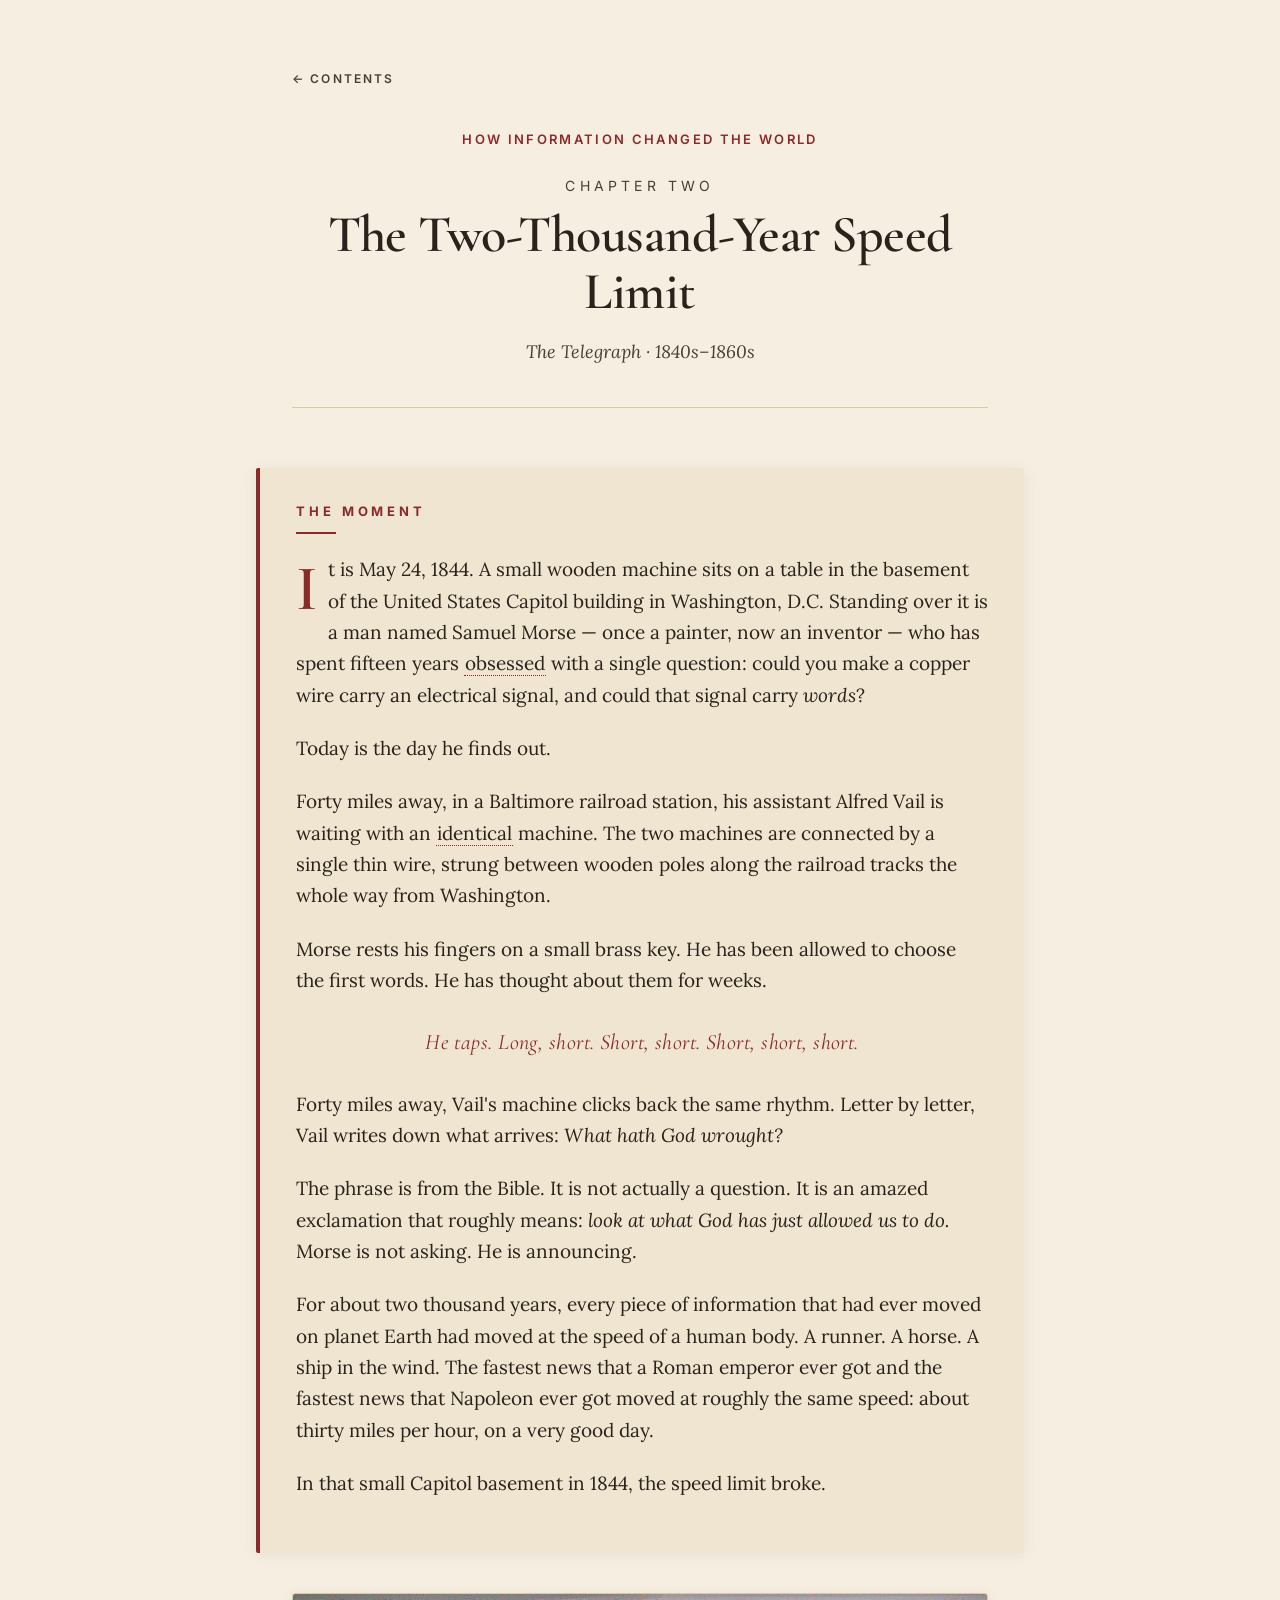
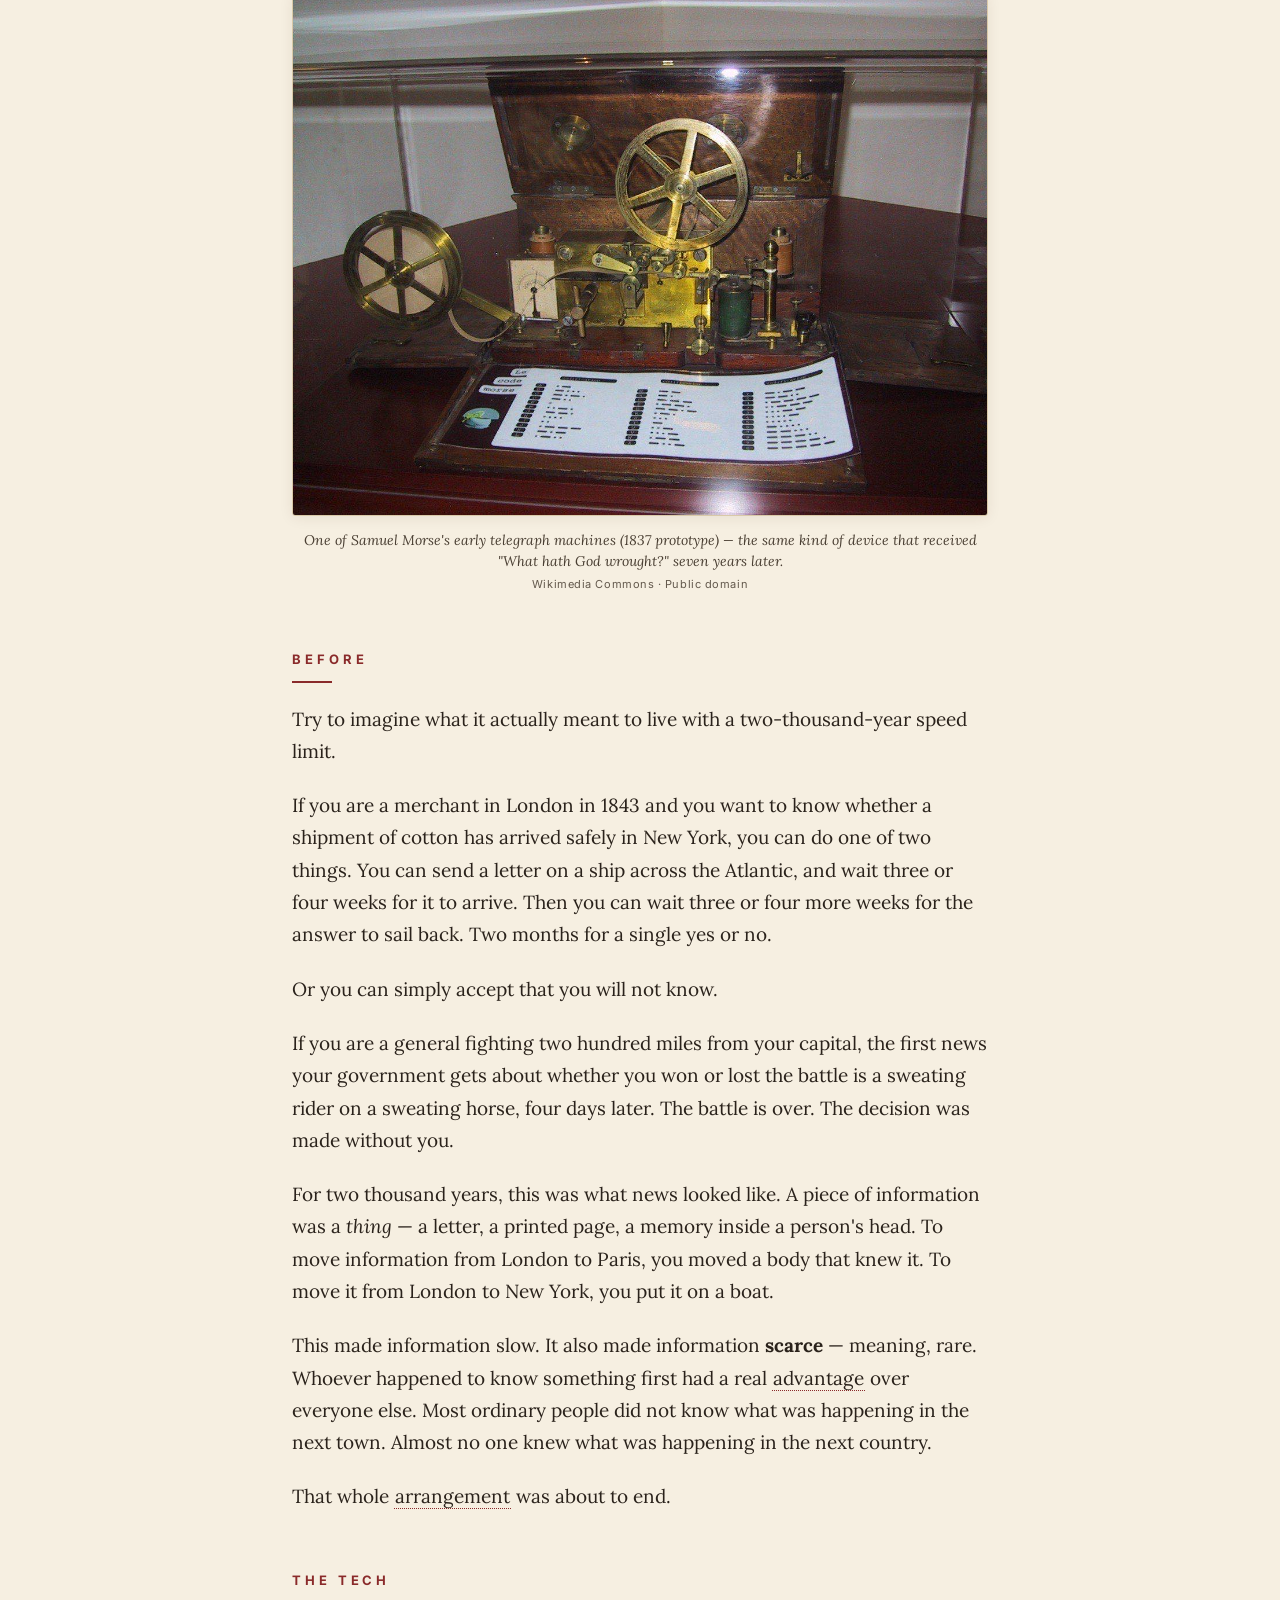
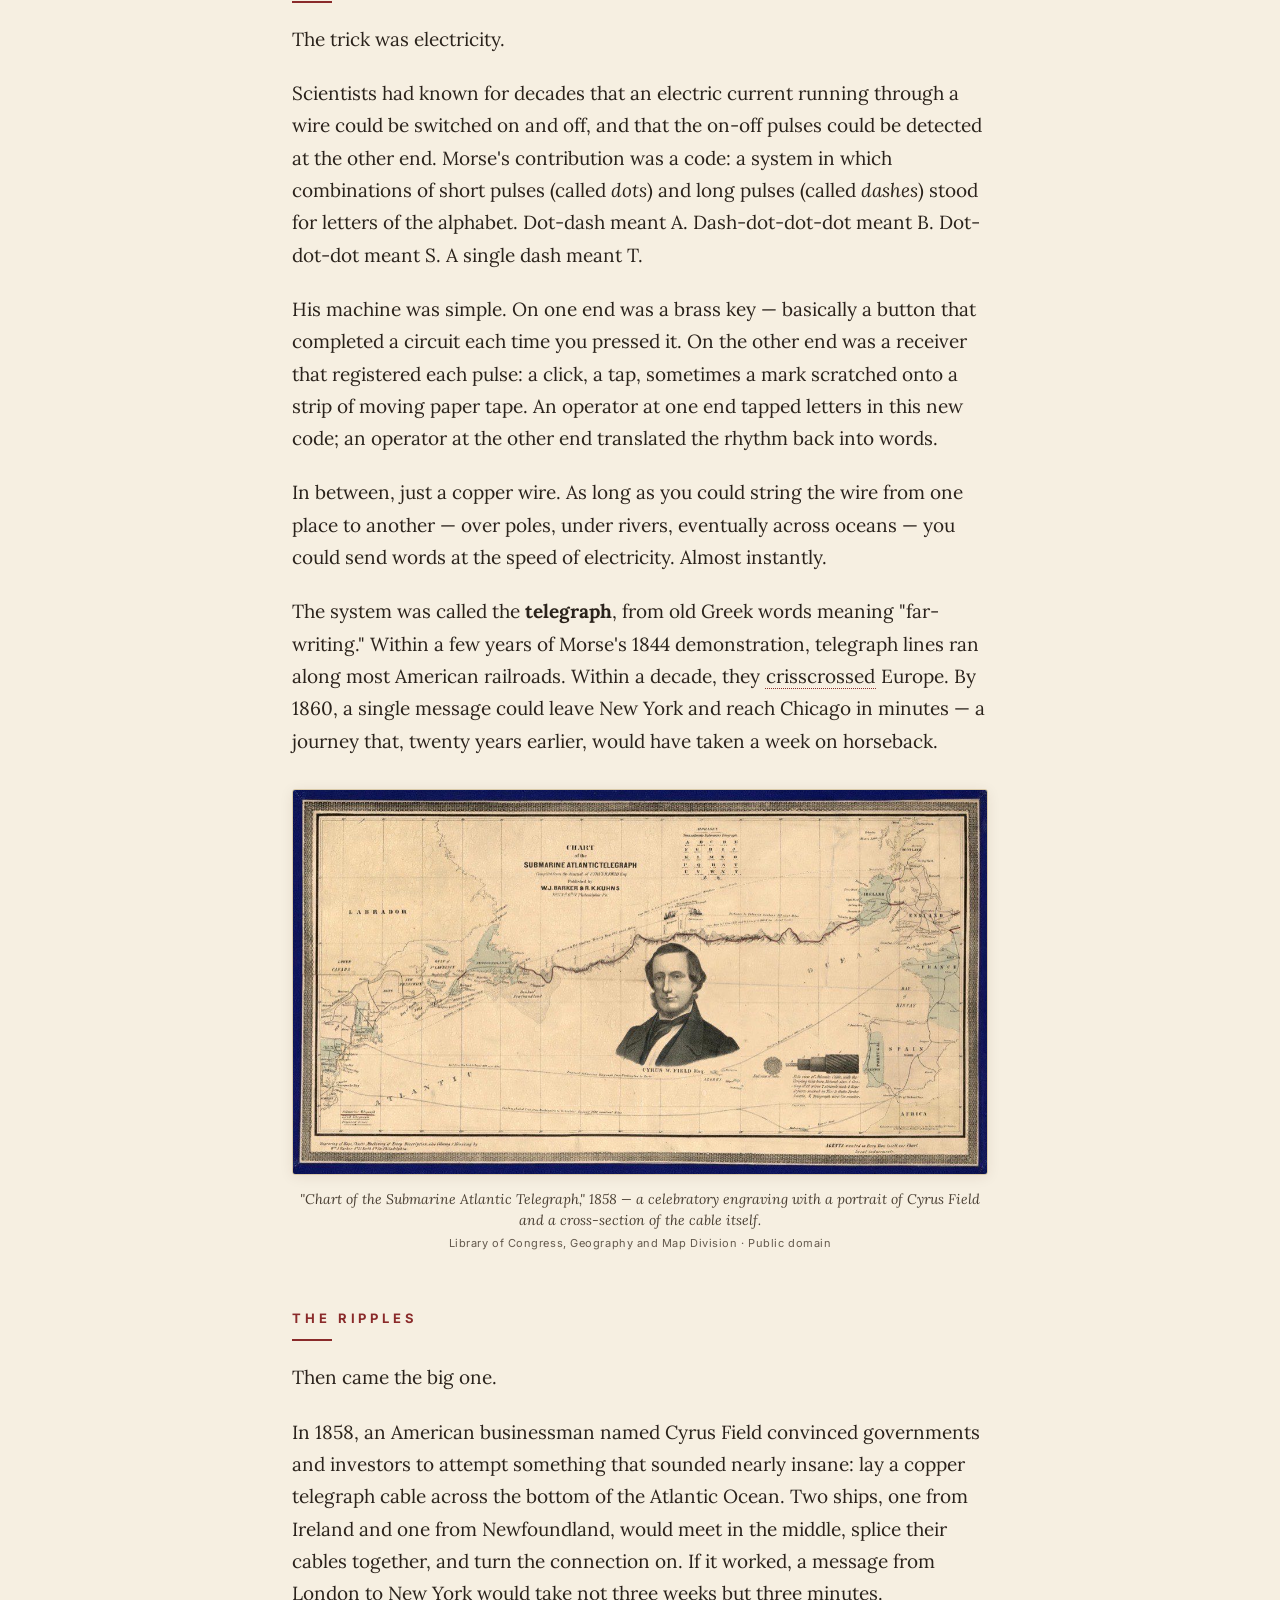
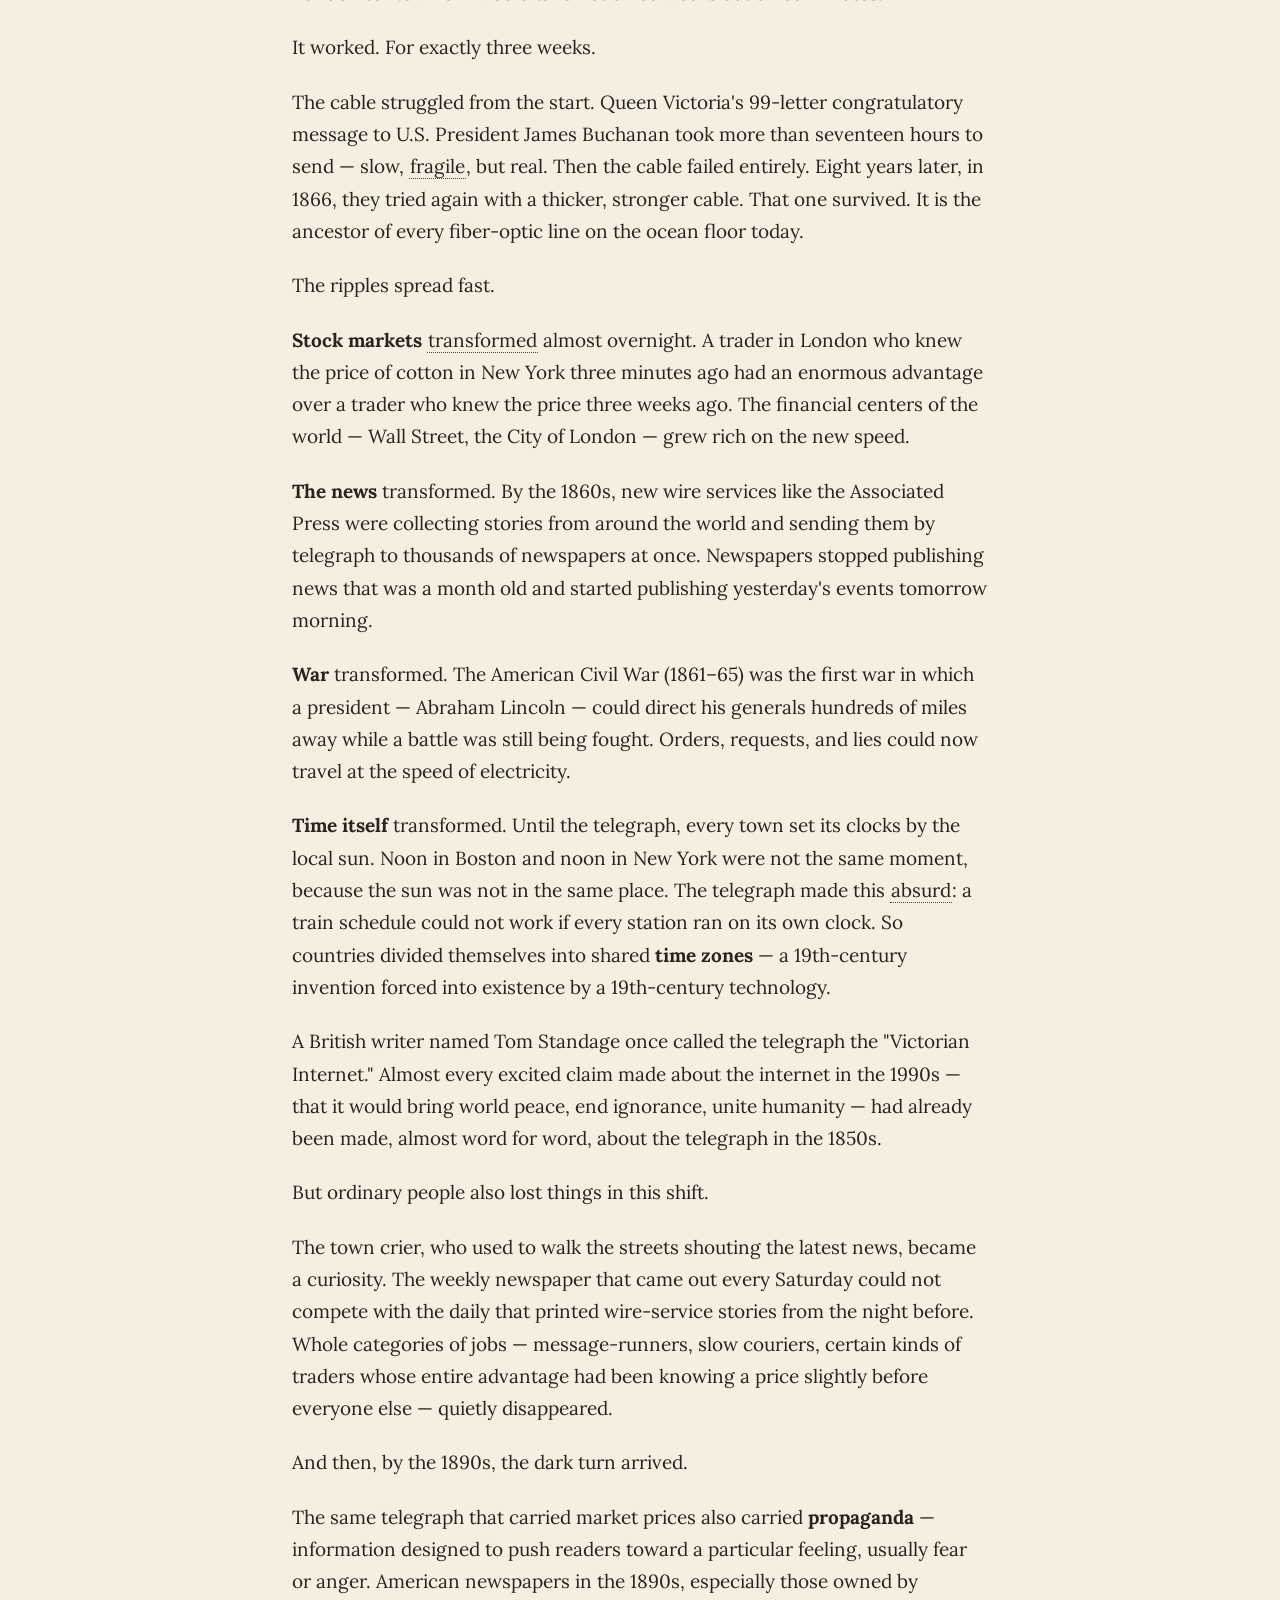
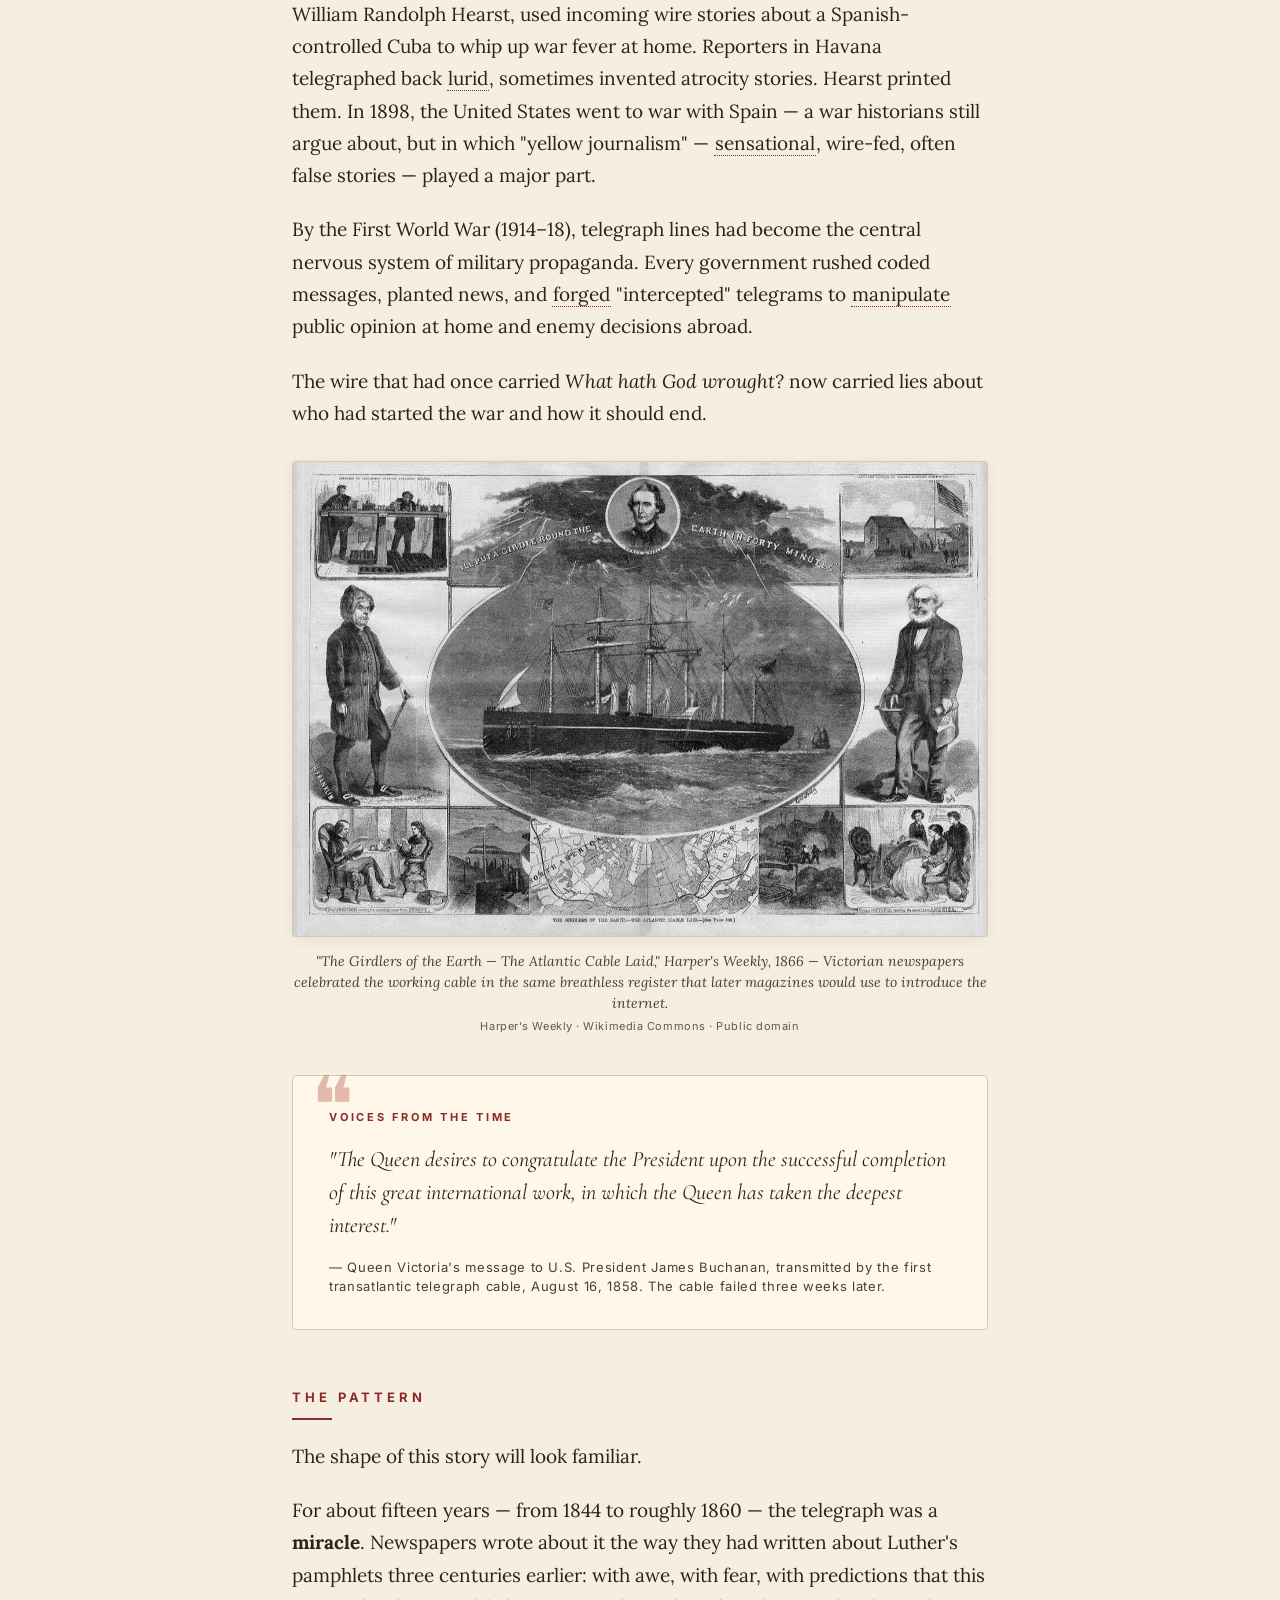
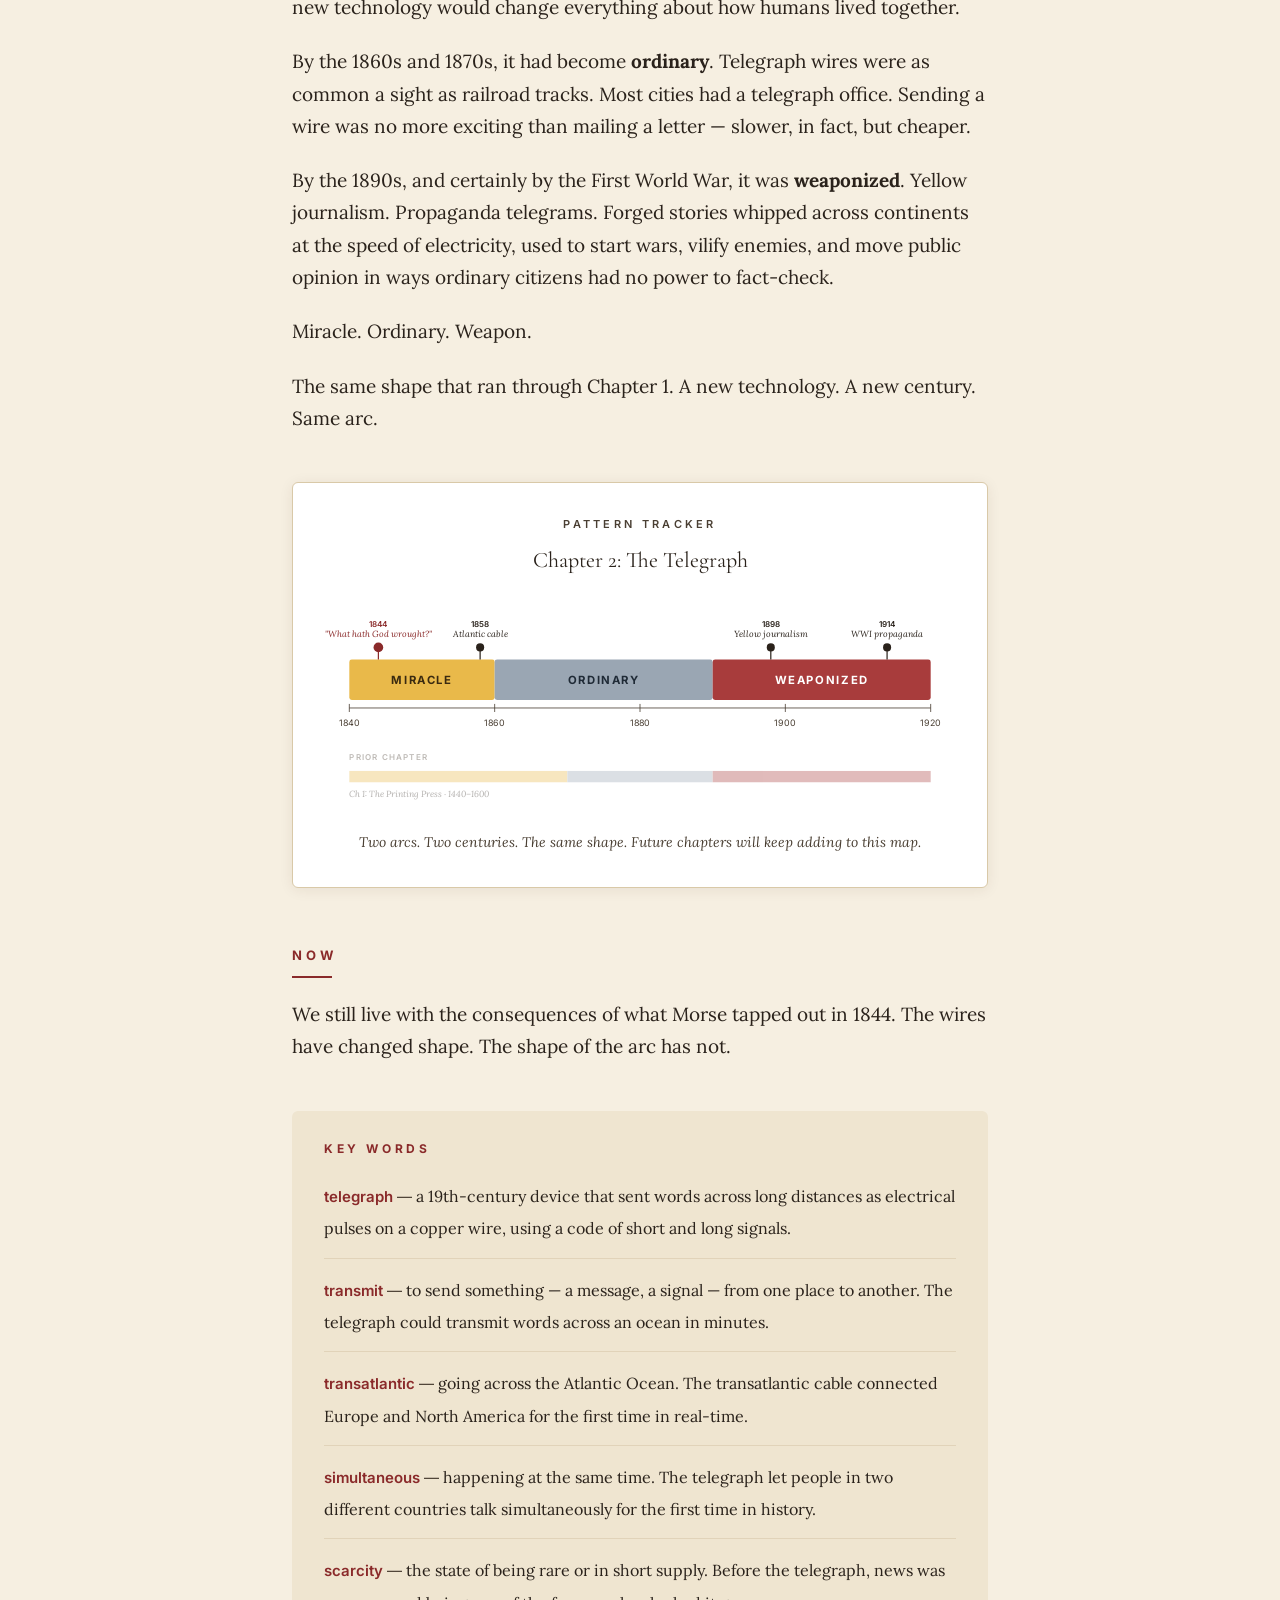
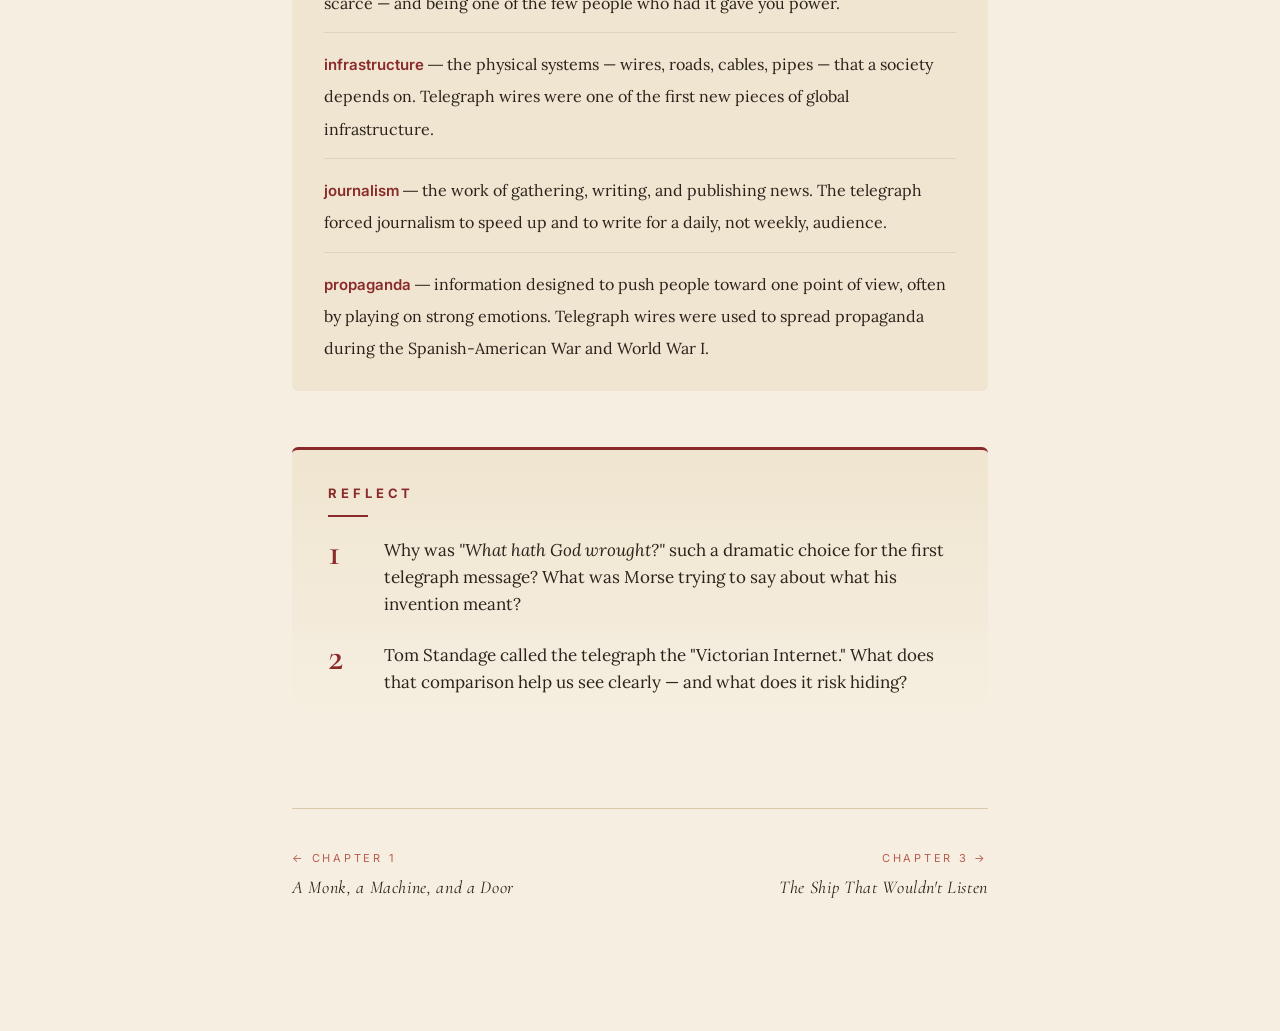
<file: 02-telegraph.html>
<!DOCTYPE html>
<html lang="en">
<head>
  <meta charset="UTF-8">
  <meta name="viewport" content="width=device-width, initial-scale=1.0">
  <title>Chapter 2 — The Two-Thousand-Year Speed Limit | How Information Changed the World</title>
  <link rel="preconnect" href="https://fonts.googleapis.com">
  <link rel="preconnect" href="https://fonts.gstatic.com" crossorigin>
  <link href="https://fonts.googleapis.com/css2?family=Cormorant+Garamond:wght@400;500;600;700&family=Inter:wght@400;500;600;700&family=Lora:ital,wght@0,400;0,500;0,600;1,400;1,500&display=swap" rel="stylesheet">
  <link rel="stylesheet" href="styles/textbook.css">
</head>
<body>

<article>

  <nav class="top-nav">
    <a href="index.html">← Contents</a>
  </nav>

  <header class="chapter-header">
    <p class="series">How Information Changed the World</p>
    <p class="chapter-num">Chapter Two</p>
    <h1>The Two-Thousand-Year Speed Limit</h1>
    <p class="subtitle">The Telegraph · 1840s–1860s</p>
  </header>

  <!-- THE MOMENT -->
  <section class="moment">
    <h2>The Moment</h2>
    <p>It is May 24, 1844. A small wooden machine sits on a table in the basement of the United States Capitol building in Washington, D.C. Standing over it is a man named Samuel Morse — once a painter, now an inventor — who has spent fifteen years <span class="vocab" data-def="thinking about something all the time, unable to let it go.">obsessed</span> with a single question: could you make a copper wire carry an electrical signal, and could that signal carry <em>words</em>?</p>

    <p>Today is the day he finds out.</p>

    <p>Forty miles away, in a Baltimore railroad station, his assistant Alfred Vail is waiting with an <span class="vocab" data-def="exactly the same.">identical</span> machine. The two machines are connected by a single thin wire, strung between wooden poles along the railroad tracks the whole way from Washington.</p>

    <p>Morse rests his fingers on a small brass key. He has been allowed to choose the first words. He has thought about them for weeks.</p>

    <p class="nailed">He taps. Long, short. Short, short. Short, short, short.</p>

    <p>Forty miles away, Vail's machine clicks back the same rhythm. Letter by letter, Vail writes down what arrives: <em>What hath God wrought?</em></p>

    <p>The phrase is from the Bible. It is not actually a question. It is an amazed exclamation that roughly means: <em>look at what God has just allowed us to do.</em> Morse is not asking. He is announcing.</p>

    <p>For about two thousand years, every piece of information that had ever moved on planet Earth had moved at the speed of a human body. A runner. A horse. A ship in the wind. The fastest news that a Roman emperor ever got and the fastest news that Napoleon ever got moved at roughly the same speed: about thirty miles per hour, on a very good day.</p>

    <p>In that small Capitol basement in 1844, the speed limit broke.</p>
  </section>

  <!-- IMAGE 1 -->
  <figure class="image">
    <img src="images/ch2-01-morse-telegraph.jpg" alt="A photograph of one of Samuel Morse's early telegraph machines: a small wooden frame containing brass coils, a clockwork mechanism, and a strip of paper tape for recording dots and dashes.">
    <figcaption>
      One of Samuel Morse's early telegraph machines (1837 prototype) — the same kind of device that received "What hath God wrought?" seven years later.
      <span class="credit">Wikimedia Commons · Public domain</span>
    </figcaption>
  </figure>

  <!-- BEFORE -->
  <section>
    <h2>Before</h2>
    <p>Try to imagine what it actually meant to live with a two-thousand-year speed limit.</p>

    <p>If you are a merchant in London in 1843 and you want to know whether a shipment of cotton has arrived safely in New York, you can do one of two things. You can send a letter on a ship across the Atlantic, and wait three or four weeks for it to arrive. Then you can wait three or four more weeks for the answer to sail back. Two months for a single yes or no.</p>

    <p>Or you can simply accept that you will not know.</p>

    <p>If you are a general fighting two hundred miles from your capital, the first news your government gets about whether you won or lost the battle is a sweating rider on a sweating horse, four days later. The battle is over. The decision was made without you.</p>

    <p>For two thousand years, this was what news looked like. A piece of information was a <em>thing</em> — a letter, a printed page, a memory inside a person's head. To move information from London to Paris, you moved a body that knew it. To move it from London to New York, you put it on a boat.</p>

    <p>This made information slow. It also made information <strong>scarce</strong> — meaning, rare. Whoever happened to know something first had a real <span class="vocab" data-def="something that helps you do better than others.">advantage</span> over everyone else. Most ordinary people did not know what was happening in the next town. Almost no one knew what was happening in the next country.</p>

    <p>That whole <span class="vocab" data-def="the way things are set up or organized.">arrangement</span> was about to end.</p>
  </section>

  <!-- THE TECH -->
  <section>
    <h2>The Tech</h2>
    <p>The trick was electricity.</p>

    <p>Scientists had known for decades that an electric current running through a wire could be switched on and off, and that the on-off pulses could be detected at the other end. Morse's contribution was a code: a system in which combinations of short pulses (called <em>dots</em>) and long pulses (called <em>dashes</em>) stood for letters of the alphabet. Dot-dash meant A. Dash-dot-dot-dot meant B. Dot-dot-dot meant S. A single dash meant T.</p>

    <p>His machine was simple. On one end was a brass key — basically a button that completed a circuit each time you pressed it. On the other end was a receiver that registered each pulse: a click, a tap, sometimes a mark scratched onto a strip of moving paper tape. An operator at one end tapped letters in this new code; an operator at the other end translated the rhythm back into words.</p>

    <p>In between, just a copper wire. As long as you could string the wire from one place to another — over poles, under rivers, eventually across oceans — you could send words at the speed of electricity. Almost instantly.</p>

    <p>The system was called the <strong>telegraph</strong>, from old Greek words meaning "far-writing." Within a few years of Morse's 1844 demonstration, telegraph lines ran along most American railroads. Within a decade, they <span class="vocab" data-def="went across in many directions, forming a pattern of crossing lines.">crisscrossed</span> Europe. By 1860, a single message could leave New York and reach Chicago in minutes — a journey that, twenty years earlier, would have taken a week on horseback.</p>
  </section>

  <!-- IMAGE 2 -->
  <figure class="image">
    <img src="images/ch2-02-cable-map-1858.jpg" alt="An 1858 engraved chart showing the route of the transatlantic telegraph cable between Ireland and Newfoundland, surrounded by smaller illustrations of cables, ships, and a portrait of Cyrus Field.">
    <figcaption>
      "Chart of the Submarine Atlantic Telegraph," 1858 — a celebratory engraving with a portrait of Cyrus Field and a cross-section of the cable itself.
      <span class="credit">Library of Congress, Geography and Map Division · Public domain</span>
    </figcaption>
  </figure>

  <!-- THE RIPPLES -->
  <section>
    <h2>The Ripples</h2>
    <p>Then came the big one.</p>

    <p>In 1858, an American businessman named Cyrus Field convinced governments and investors to attempt something that sounded nearly insane: lay a copper telegraph cable across the bottom of the Atlantic Ocean. Two ships, one from Ireland and one from Newfoundland, would meet in the middle, splice their cables together, and turn the connection on. If it worked, a message from London to New York would take not three weeks but three minutes.</p>

    <p>It worked. For exactly three weeks.</p>

    <p>The cable struggled from the start. Queen Victoria's 99-letter congratulatory message to U.S. President James Buchanan took more than seventeen hours to send — slow, <span class="vocab" data-def="easily broken or damaged.">fragile</span>, but real. Then the cable failed entirely. Eight years later, in 1866, they tried again with a thicker, stronger cable. That one survived. It is the ancestor of every fiber-optic line on the ocean floor today.</p>

    <p>The ripples spread fast.</p>

    <p><strong>Stock markets</strong> <span class="vocab" data-def="completely changed.">transformed</span> almost overnight. A trader in London who knew the price of cotton in New York three minutes ago had an enormous advantage over a trader who knew the price three weeks ago. The financial centers of the world — Wall Street, the City of London — grew rich on the new speed.</p>

    <p><strong>The news</strong> transformed. By the 1860s, new wire services like the Associated Press were collecting stories from around the world and sending them by telegraph to thousands of newspapers at once. Newspapers stopped publishing news that was a month old and started publishing yesterday's events tomorrow morning.</p>

    <p><strong>War</strong> transformed. The American Civil War (1861–65) was the first war in which a president — Abraham Lincoln — could direct his generals hundreds of miles away while a battle was still being fought. Orders, requests, and lies could now travel at the speed of electricity.</p>

    <p><strong>Time itself</strong> transformed. Until the telegraph, every town set its clocks by the local sun. Noon in Boston and noon in New York were not the same moment, because the sun was not in the same place. The telegraph made this <span class="vocab" data-def="so unreasonable it seems silly.">absurd</span>: a train schedule could not work if every station ran on its own clock. So countries divided themselves into shared <strong>time zones</strong> — a 19th-century invention forced into existence by a 19th-century technology.</p>

    <p>A British writer named Tom Standage once called the telegraph the "Victorian Internet." Almost every excited claim made about the internet in the 1990s — that it would bring world peace, end ignorance, unite humanity — had already been made, almost word for word, about the telegraph in the 1850s.</p>

    <p>But ordinary people also lost things in this shift.</p>

    <p>The town crier, who used to walk the streets shouting the latest news, became a curiosity. The weekly newspaper that came out every Saturday could not compete with the daily that printed wire-service stories from the night before. Whole categories of jobs — message-runners, slow couriers, certain kinds of traders whose entire advantage had been knowing a price slightly before everyone else — quietly disappeared.</p>

    <p>And then, by the 1890s, the dark turn arrived.</p>

    <p>The same telegraph that carried market prices also carried <strong>propaganda</strong> — information designed to push readers toward a particular feeling, usually fear or anger. American newspapers in the 1890s, especially those owned by William Randolph Hearst, used incoming wire stories about a Spanish-controlled Cuba to whip up war fever at home. Reporters in Havana telegraphed back <span class="vocab" data-def="shockingly violent or sensational, often made worse than reality.">lurid</span>, sometimes invented atrocity stories. Hearst printed them. In 1898, the United States went to war with Spain — a war historians still argue about, but in which "yellow journalism" — <span class="vocab" data-def="designed to shock or excite people, often by exaggerating.">sensational</span>, wire-fed, often false stories — played a major part.</p>

    <p>By the First World War (1914–18), telegraph lines had become the central nervous system of military propaganda. Every government rushed coded messages, planted news, and <span class="vocab" data-def="fake; made to look real but isn't.">forged</span> "intercepted" telegrams to <span class="vocab" data-def="unfairly control or influence someone.">manipulate</span> public opinion at home and enemy decisions abroad.</p>

    <p>The wire that had once carried <em>What hath God wrought?</em> now carried lies about who had started the war and how it should end.</p>
  </section>

  <!-- IMAGE 3 -->
  <figure class="image">
    <img src="images/ch2-03-cable-headline-1866.jpg" alt="An 1866 Harper's Weekly engraving titled 'The Girdlers of the Earth — The Atlantic Cable Laid,' showing an allegorical scene with personified Britannia and Columbia shaking hands across the ocean over a coiled cable.">
    <figcaption>
      "The Girdlers of the Earth — The Atlantic Cable Laid," Harper's Weekly, 1866 — Victorian newspapers celebrated the working cable in the same breathless register that later magazines would use to introduce the internet.
      <span class="credit">Harper's Weekly · Wikimedia Commons · Public domain</span>
    </figcaption>
  </figure>

  <!-- VOICES FROM THE TIME -->
  <aside class="voices">
    <p class="label">Voices from the Time</p>
    <blockquote>
      "The Queen desires to congratulate the President upon the successful completion of this great international work, in which the Queen has taken the deepest interest."
      <cite>— Queen Victoria's message to U.S. President James Buchanan, transmitted by the first transatlantic telegraph cable, August 16, 1858. The cable failed three weeks later.</cite>
    </blockquote>
  </aside>

  <!-- THE PATTERN -->
  <section>
    <h2>The Pattern</h2>
    <p>The shape of this story will look familiar.</p>

    <p>For about fifteen years — from 1844 to roughly 1860 — the telegraph was a <strong>miracle</strong>. Newspapers wrote about it the way they had written about Luther's pamphlets three centuries earlier: with awe, with fear, with predictions that this new technology would change everything about how humans lived together.</p>

    <p>By the 1860s and 1870s, it had become <strong>ordinary</strong>. Telegraph wires were as common a sight as railroad tracks. Most cities had a telegraph office. Sending a wire was no more exciting than mailing a letter — slower, in fact, but cheaper.</p>

    <p>By the 1890s, and certainly by the First World War, it was <strong>weaponized</strong>. Yellow journalism. Propaganda telegrams. Forged stories whipped across continents at the speed of electricity, used to start wars, vilify enemies, and move public opinion in ways ordinary citizens had no power to fact-check.</p>

    <p>Miracle. Ordinary. Weapon.</p>

    <p>The same shape that ran through Chapter 1. A new technology. A new century. Same arc.</p>
  </section>

  <!-- PATTERN TRACKER SVG -->
  <figure class="pattern-tracker">
    <p class="label">Pattern Tracker</p>
    <p class="title">Chapter 2: The Telegraph</p>

    <svg viewBox="0 0 800 260" xmlns="http://www.w3.org/2000/svg" role="img" aria-labelledby="ptTitle ptDesc">
      <title id="ptTitle">Telegraph Pattern Tracker</title>
      <desc id="ptDesc">A horizontal timeline from 1840 to 1920 showing the telegraph moving through three stages: miracle, ordinary, and weaponized. A faded strip below shows the printing press arc from Chapter 1.</desc>

      <!-- Stage bands -->
      <rect x="40" y="70" width="180" height="50" fill="#e9b94a" rx="3"/>
      <rect x="220" y="70" width="270" height="50" fill="#9aa6b3" rx="3"/>
      <rect x="490" y="70" width="270" height="50" fill="#a83c3c" rx="3"/>

      <!-- Stage labels -->
      <text x="130" y="100" text-anchor="middle" font-family="Inter, sans-serif" font-size="14" font-weight="700" fill="#3a2a10" letter-spacing="2">MIRACLE</text>
      <text x="355" y="100" text-anchor="middle" font-family="Inter, sans-serif" font-size="14" font-weight="700" fill="#1f2a36" letter-spacing="2">ORDINARY</text>
      <text x="625" y="100" text-anchor="middle" font-family="Inter, sans-serif" font-size="14" font-weight="700" fill="#fff" letter-spacing="2">WEAPONIZED</text>

      <!-- Timeline line -->
      <line x1="40" y1="130" x2="760" y2="130" stroke="#4a3f33" stroke-width="1"/>

      <!-- Tick marks every 20 years -->
      <g font-family="Inter, sans-serif" font-size="11" fill="#4a3f33">
        <line x1="40" y1="125" x2="40" y2="135" stroke="#4a3f33"/>
        <text x="40" y="152" text-anchor="middle">1840</text>

        <line x1="220" y1="125" x2="220" y2="135" stroke="#4a3f33"/>
        <text x="220" y="152" text-anchor="middle">1860</text>

        <line x1="400" y1="125" x2="400" y2="135" stroke="#4a3f33"/>
        <text x="400" y="152" text-anchor="middle">1880</text>

        <line x1="580" y1="125" x2="580" y2="135" stroke="#4a3f33"/>
        <text x="580" y="152" text-anchor="middle">1900</text>

        <line x1="760" y1="125" x2="760" y2="135" stroke="#4a3f33"/>
        <text x="760" y="152" text-anchor="middle">1920</text>
      </g>

      <!-- Event markers -->
      <!-- 1844 Morse — key inflection point (burgundy) -->
      <circle cx="76" cy="55" r="6" fill="#8a2a2a"/>
      <line x1="76" y1="55" x2="76" y2="70" stroke="#8a2a2a" stroke-width="1.5"/>
      <text x="76" y="42" text-anchor="middle" font-family="Lora, serif" font-size="11" font-style="italic" fill="#8a2a2a">"What hath God wrought?"</text>
      <text x="76" y="30" text-anchor="middle" font-family="Inter, sans-serif" font-size="10" font-weight="600" fill="#8a2a2a">1844</text>

      <!-- 1858 Atlantic cable -->
      <circle cx="202" cy="55" r="5" fill="#2a221b"/>
      <line x1="202" y1="55" x2="202" y2="70" stroke="#2a221b" stroke-width="1.5"/>
      <text x="202" y="42" text-anchor="middle" font-family="Lora, serif" font-size="11" font-style="italic" fill="#2a221b">Atlantic cable</text>
      <text x="202" y="30" text-anchor="middle" font-family="Inter, sans-serif" font-size="10" font-weight="600" fill="#2a221b">1858</text>

      <!-- 1898 Yellow journalism -->
      <circle cx="562" cy="55" r="5" fill="#2a221b"/>
      <line x1="562" y1="55" x2="562" y2="70" stroke="#2a221b" stroke-width="1.5"/>
      <text x="562" y="42" text-anchor="middle" font-family="Lora, serif" font-size="11" font-style="italic" fill="#2a221b">Yellow journalism</text>
      <text x="562" y="30" text-anchor="middle" font-family="Inter, sans-serif" font-size="10" font-weight="600" fill="#2a221b">1898</text>

      <!-- 1914 WWI propaganda -->
      <circle cx="706" cy="55" r="5" fill="#2a221b"/>
      <line x1="706" y1="55" x2="706" y2="70" stroke="#2a221b" stroke-width="1.5"/>
      <text x="706" y="42" text-anchor="middle" font-family="Lora, serif" font-size="11" font-style="italic" fill="#2a221b">WWI propaganda</text>
      <text x="706" y="30" text-anchor="middle" font-family="Inter, sans-serif" font-size="10" font-weight="600" fill="#2a221b">1914</text>

      <!-- Running history strip: Chapter 1 (printing press) faded -->
      <g opacity="0.35">
        <text x="40" y="195" font-family="Inter, sans-serif" font-size="10" font-weight="600" fill="#4a3f33" letter-spacing="1.5">PRIOR CHAPTER</text>
        <rect x="40" y="208" width="270" height="14" fill="#e9b94a"/>
        <rect x="310" y="208" width="180" height="14" fill="#9aa6b3"/>
        <rect x="490" y="208" width="270" height="14" fill="#a83c3c"/>
        <text x="40" y="240" font-family="Lora, serif" font-size="11" font-style="italic" fill="#2a221b">Ch 1: The Printing Press · 1440–1600</text>
      </g>
    </svg>

    <figcaption>Two arcs. Two centuries. The same shape. Future chapters will keep adding to this map.</figcaption>
  </figure>

  <!-- NOW -->
  <section>
    <h2>Now</h2>
    <p>We still live with the consequences of what Morse tapped out in 1844. The wires have changed shape. The shape of the arc has not.</p>
  </section>

  <!-- KEY WORDS -->
  <aside class="key-words">
    <h3>Key Words</h3>
    <dl>
      <div class="entry"><dt>telegraph</dt><dd>a 19th-century device that sent words across long distances as electrical pulses on a copper wire, using a code of short and long signals.</dd></div>
      <div class="entry"><dt>transmit</dt><dd>to send something — a message, a signal — from one place to another. The telegraph could transmit words across an ocean in minutes.</dd></div>
      <div class="entry"><dt>transatlantic</dt><dd>going across the Atlantic Ocean. The transatlantic cable connected Europe and North America for the first time in real-time.</dd></div>
      <div class="entry"><dt>simultaneous</dt><dd>happening at the same time. The telegraph let people in two different countries talk simultaneously for the first time in history.</dd></div>
      <div class="entry"><dt>scarcity</dt><dd>the state of being rare or in short supply. Before the telegraph, news was scarce — and being one of the few people who had it gave you power.</dd></div>
      <div class="entry"><dt>infrastructure</dt><dd>the physical systems — wires, roads, cables, pipes — that a society depends on. Telegraph wires were one of the first new pieces of global infrastructure.</dd></div>
      <div class="entry"><dt>journalism</dt><dd>the work of gathering, writing, and publishing news. The telegraph forced journalism to speed up and to write for a daily, not weekly, audience.</dd></div>
      <div class="entry"><dt>propaganda</dt><dd>information designed to push people toward one point of view, often by playing on strong emotions. Telegraph wires were used to spread propaganda during the Spanish-American War and World War I.</dd></div>
    </dl>
  </aside>

  <!-- REFLECT -->
  <section class="reflect">
    <h2>Reflect</h2>
    <ol>
      <li>Why was <em>"What hath God wrought?"</em> such a dramatic choice for the first telegraph message? What was Morse trying to say about what his invention meant?</li>
      <li>Tom Standage called the telegraph the "Victorian Internet." What does that comparison help us see clearly — and what does it risk hiding?</li>
    </ol>
  </section>

  <!-- NAV -->
  <nav class="chapter-nav">
    <div class="prev">
      <a href="01-printing-press.html">
        <span class="label">← Chapter 1</span>
        <span class="title">A Monk, a Machine, and a Door</span>
      </a>
    </div>
    <div class="next">
      <a href="03-radio.html">
        <span class="label">Chapter 3 →</span>
        <span class="title">The Ship That Wouldn't Listen</span>
      </a>
    </div>
  </nav>

</article>

<script src="scripts/vocab.js"></script>
</body>
</html>
</file>
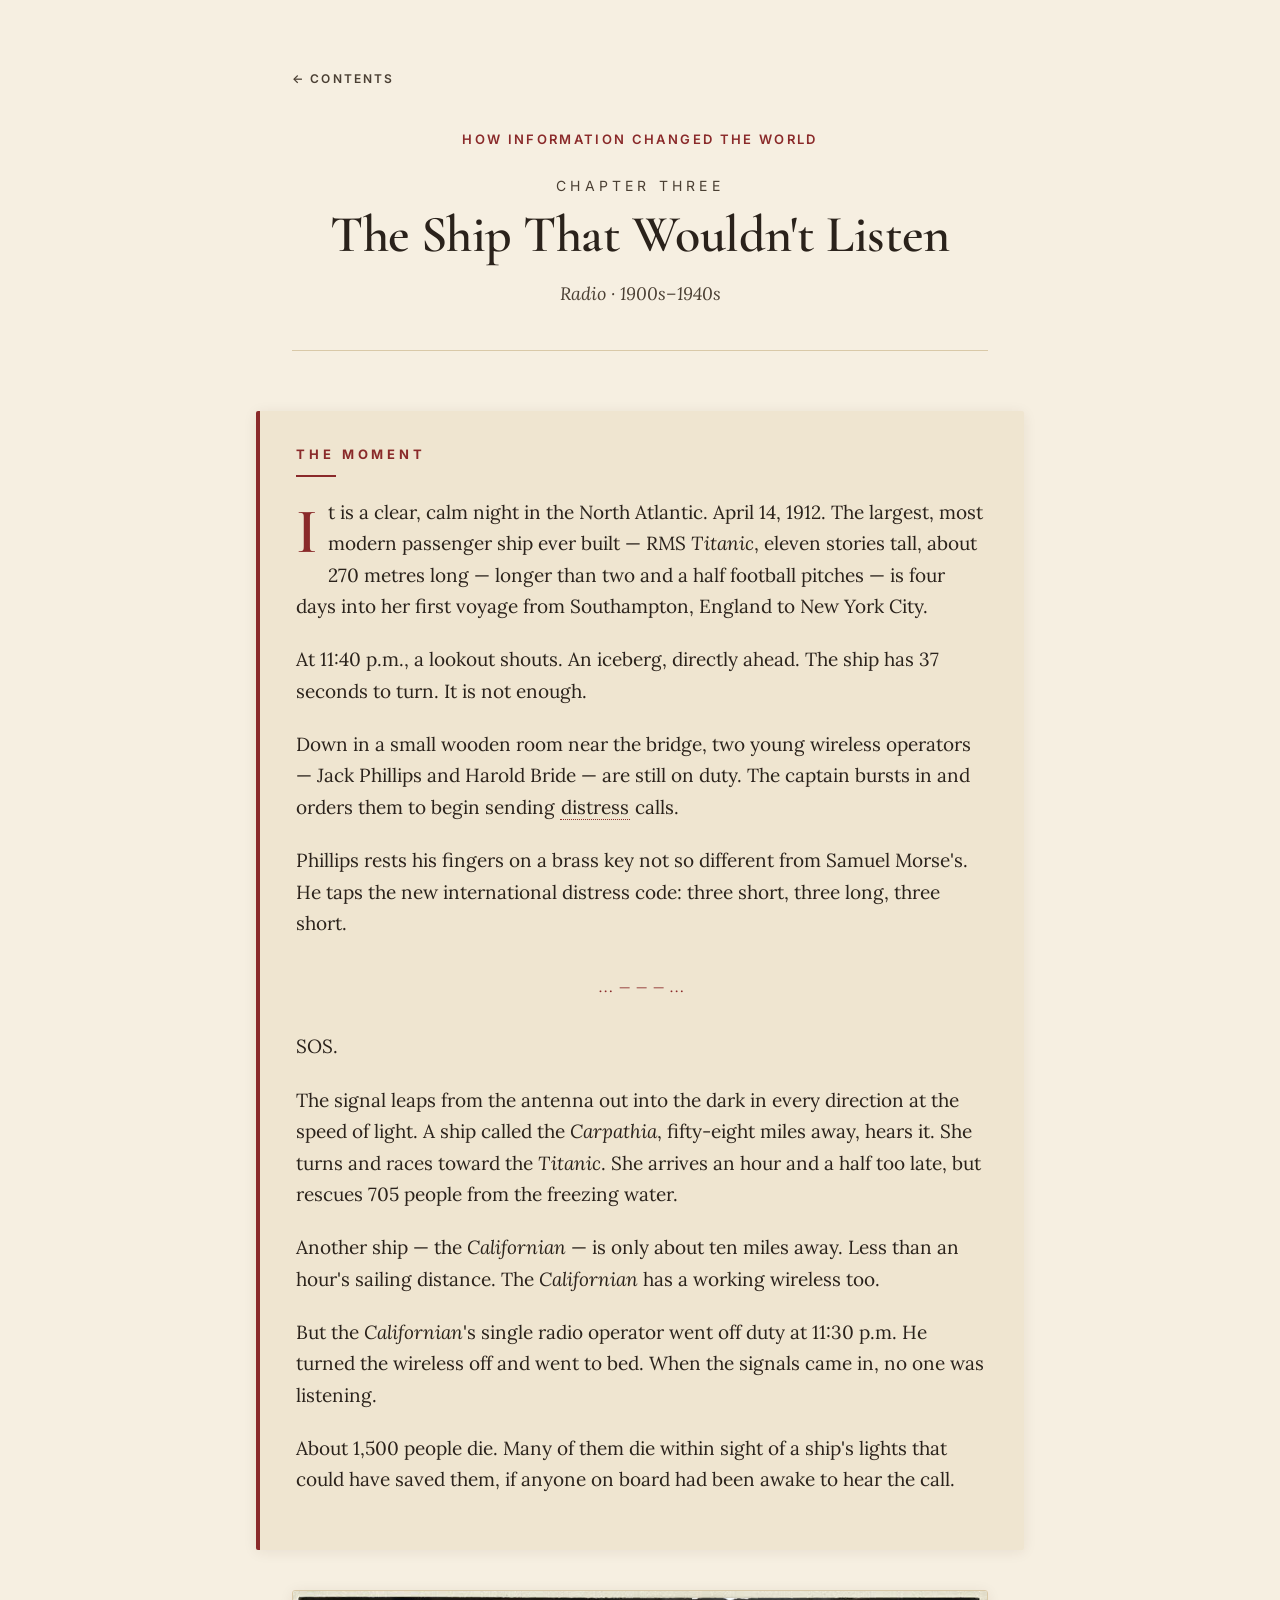
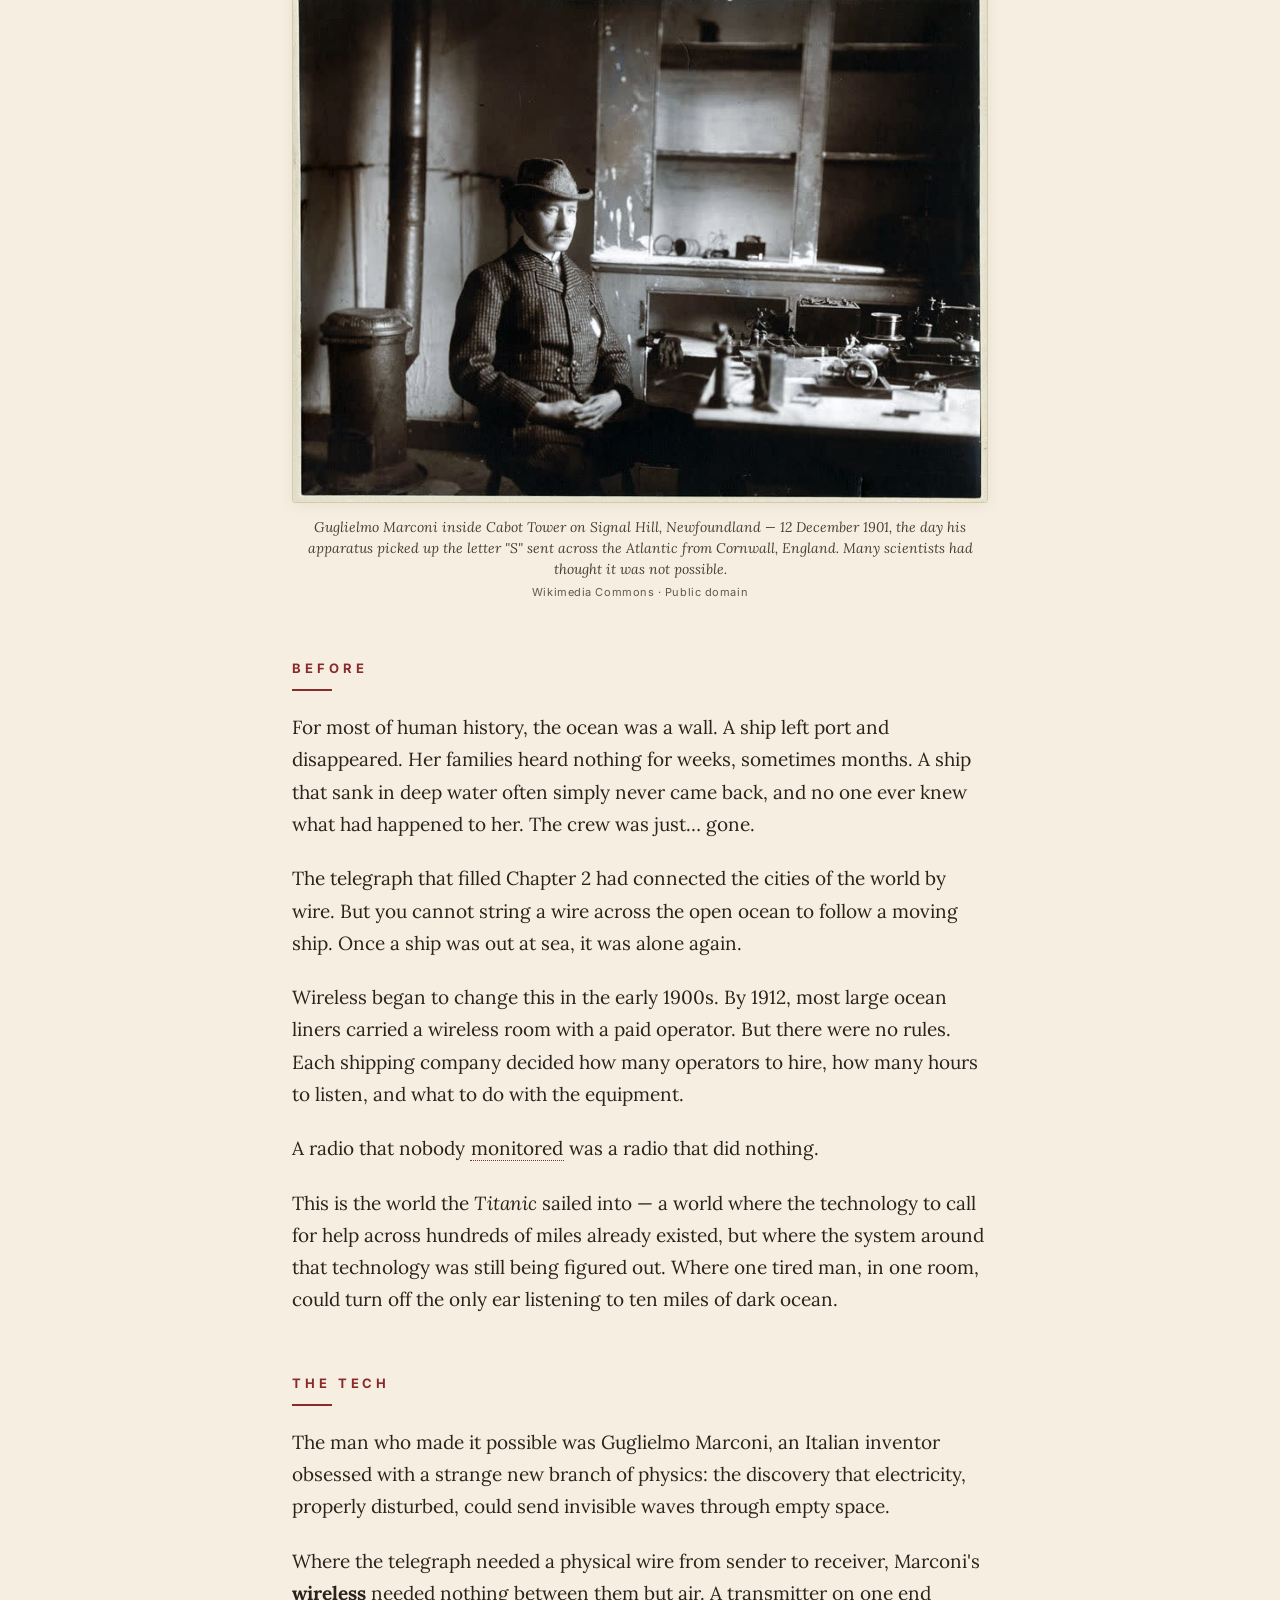
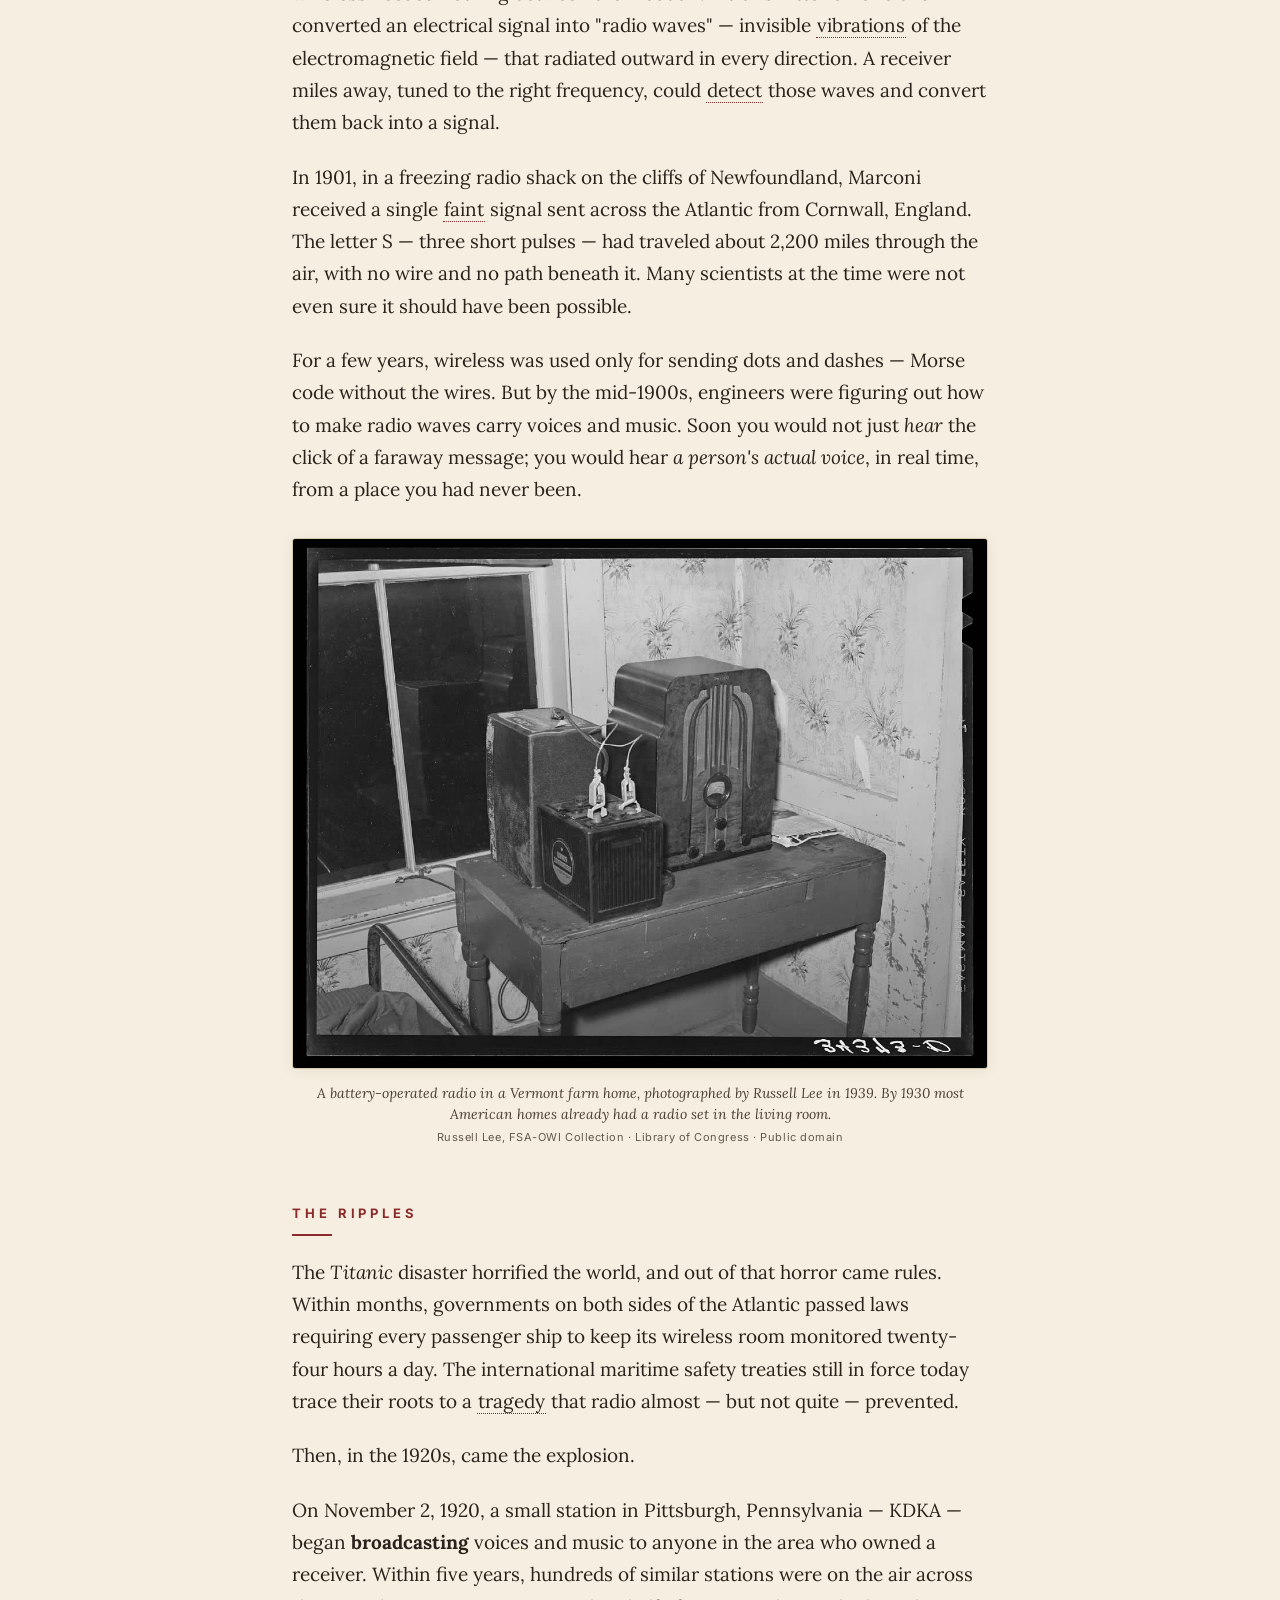
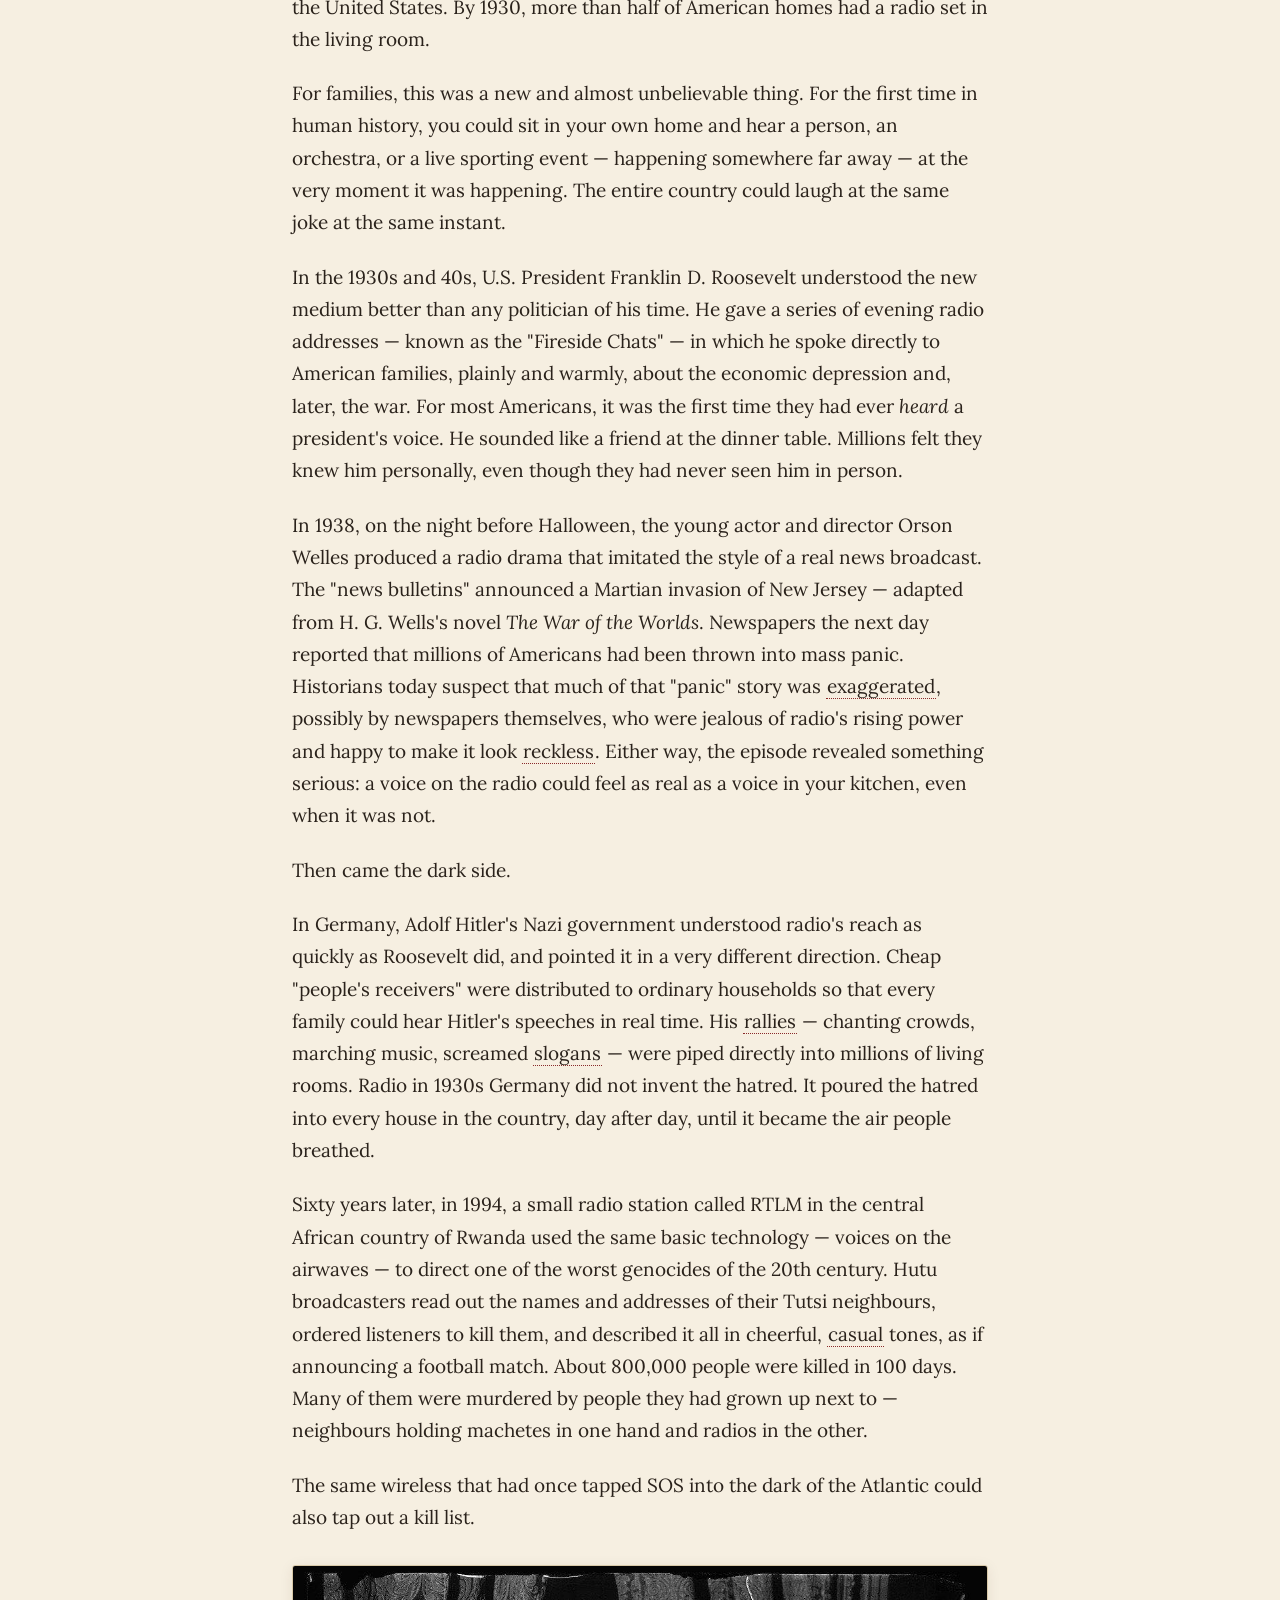
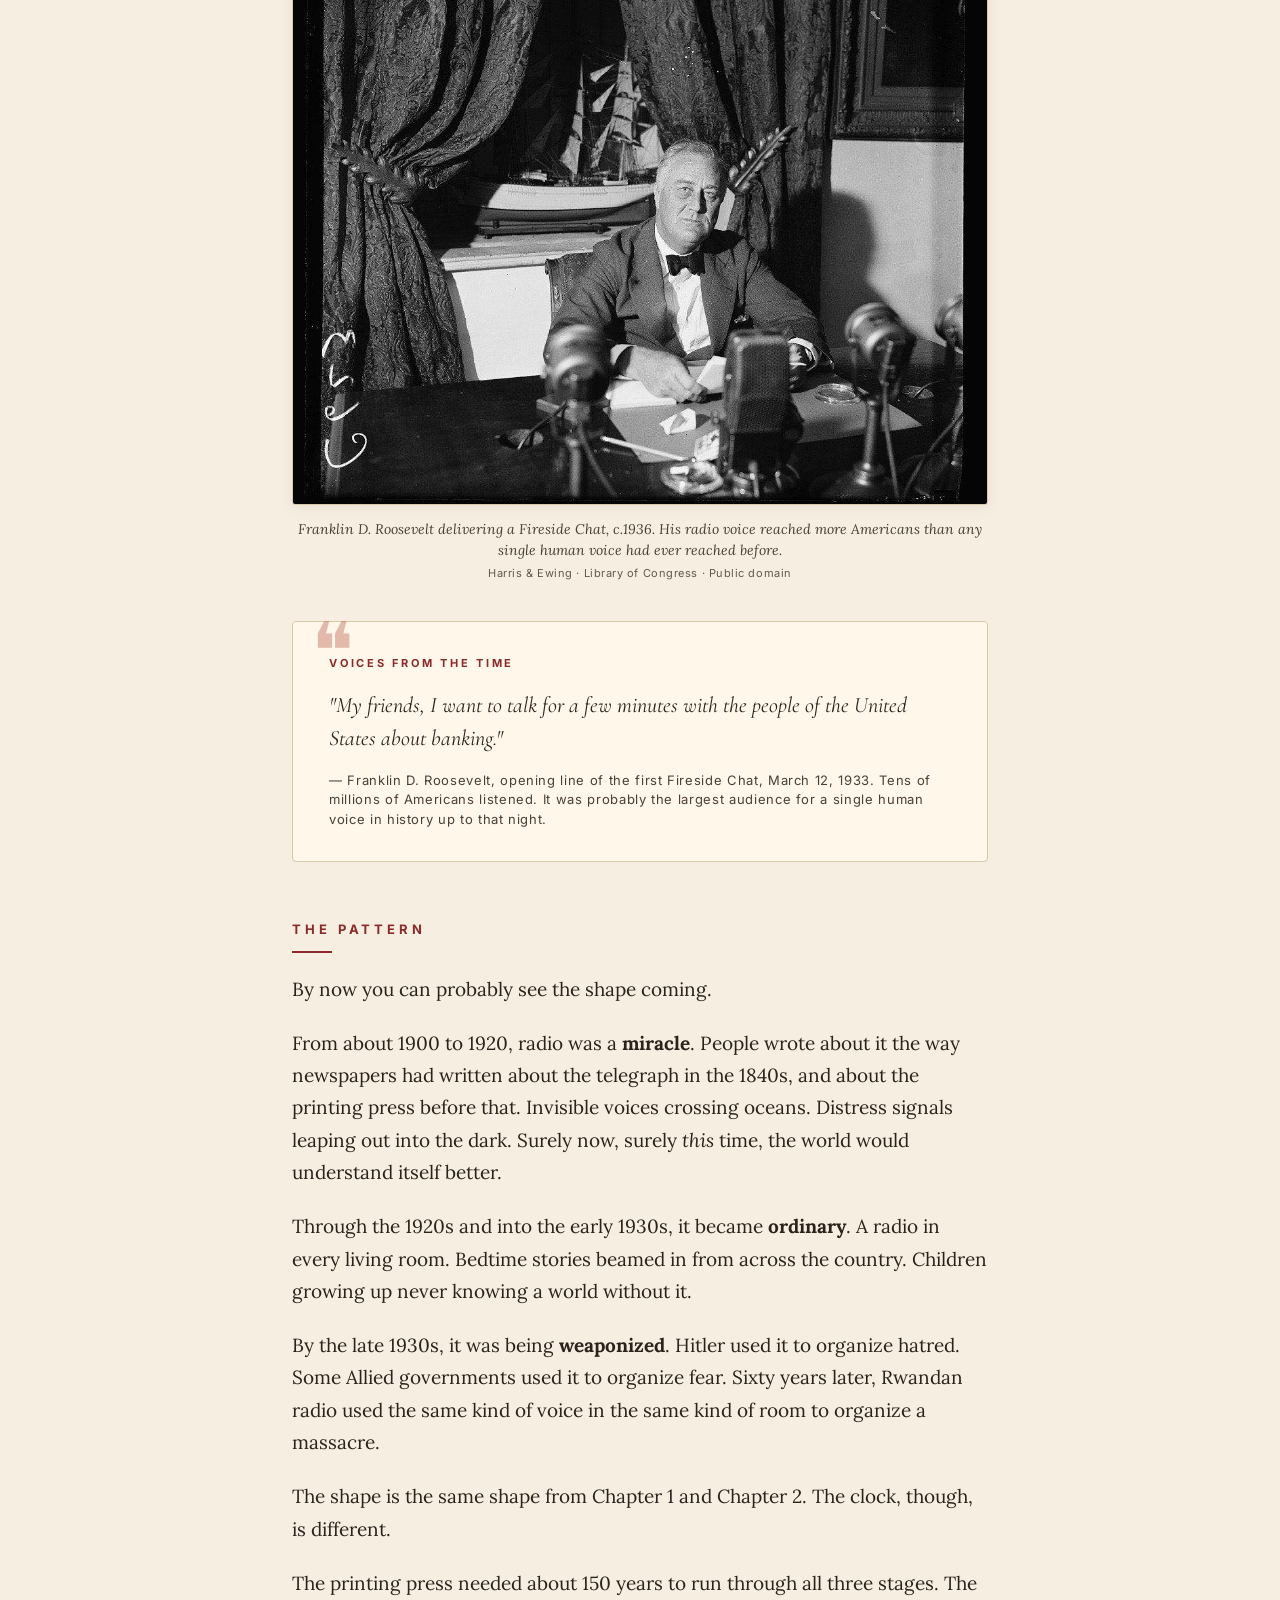
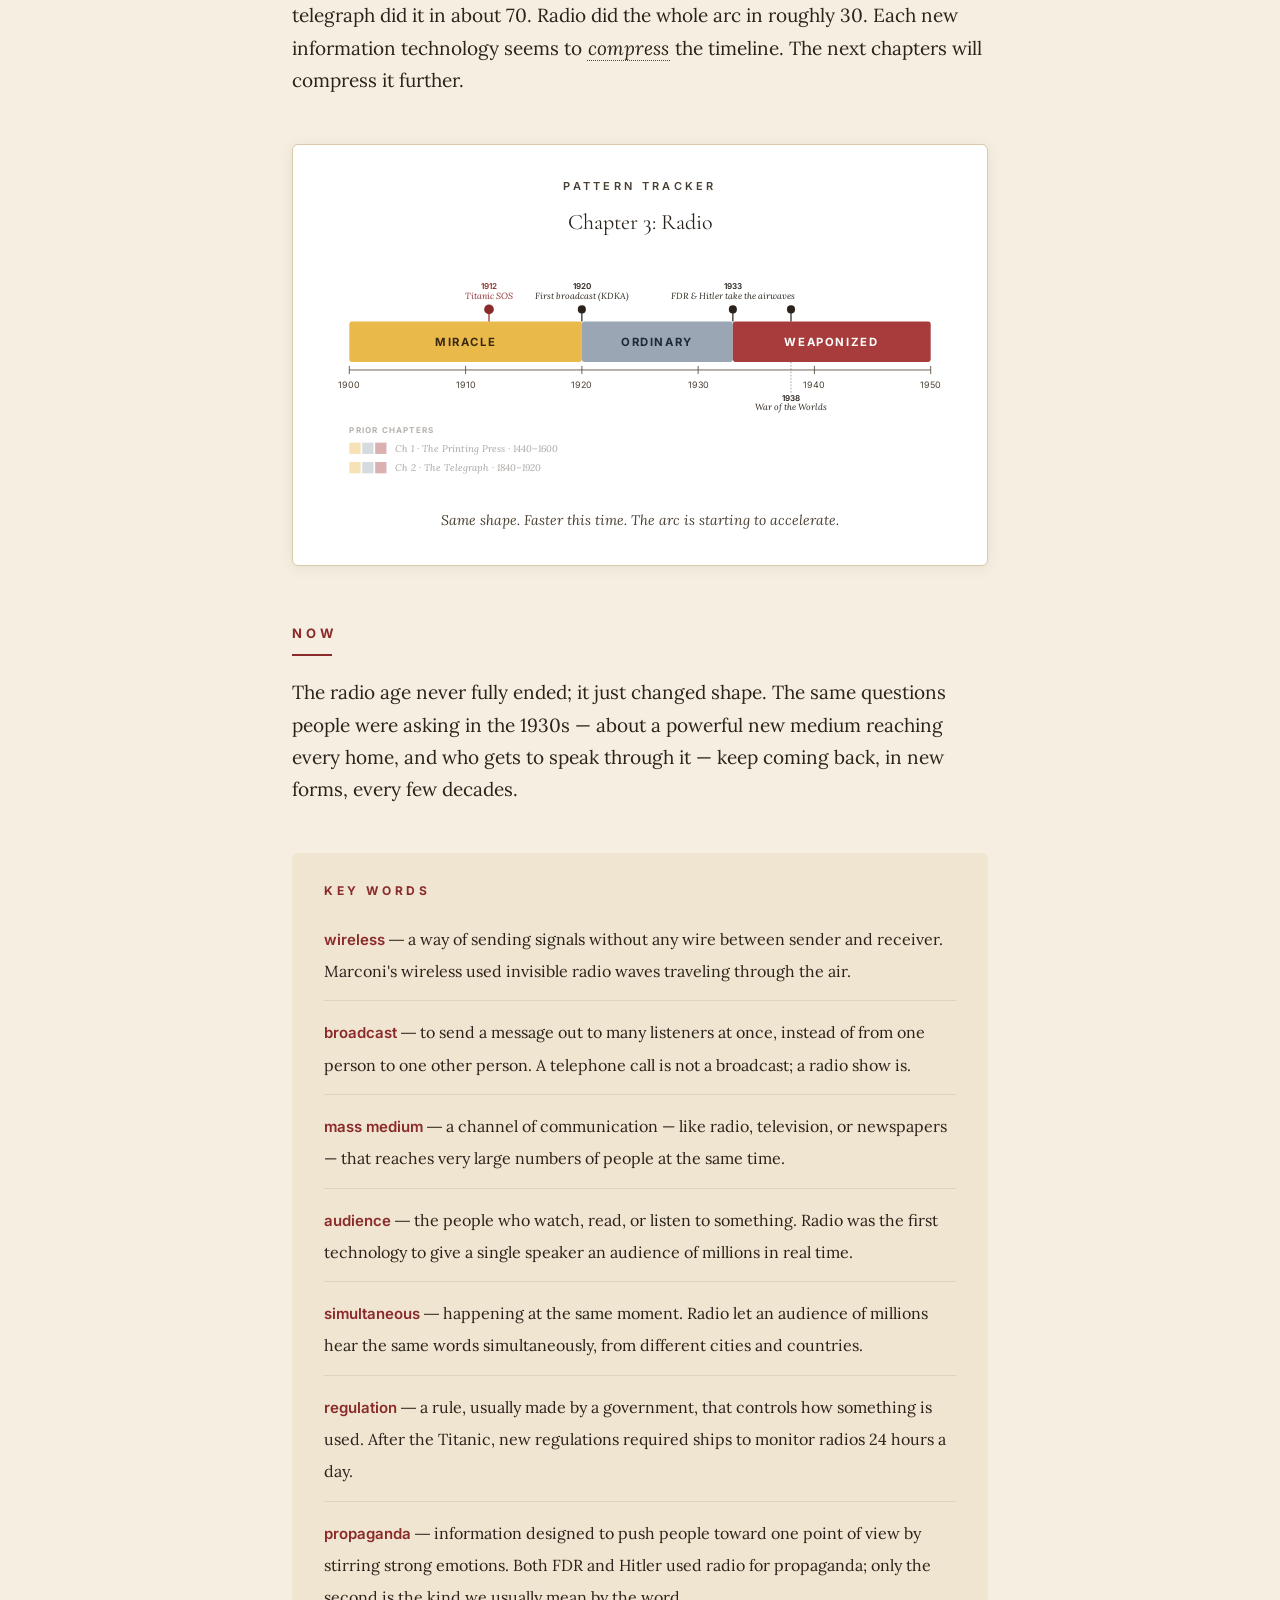
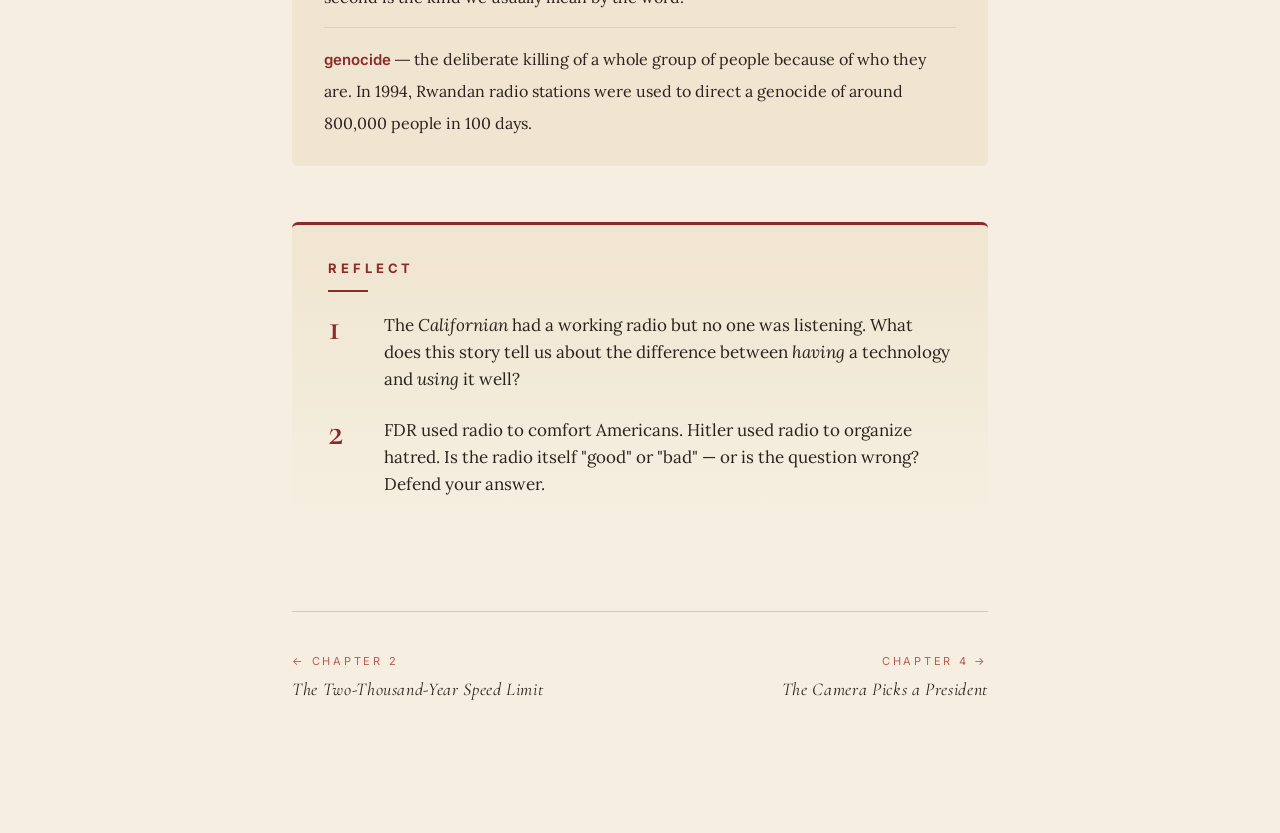
<file: 03-radio.html>
<!DOCTYPE html>
<html lang="en">
<head>
  <meta charset="UTF-8">
  <meta name="viewport" content="width=device-width, initial-scale=1.0">
  <title>Chapter 3 — The Ship That Wouldn't Listen | How Information Changed the World</title>
  <link rel="preconnect" href="https://fonts.googleapis.com">
  <link rel="preconnect" href="https://fonts.gstatic.com" crossorigin>
  <link href="https://fonts.googleapis.com/css2?family=Cormorant+Garamond:wght@400;500;600;700&family=Inter:wght@400;500;600;700&family=Lora:ital,wght@0,400;0,500;0,600;1,400;1,500&display=swap" rel="stylesheet">
  <link rel="stylesheet" href="styles/textbook.css">
</head>
<body>

<article>

  <nav class="top-nav">
    <a href="index.html">← Contents</a>
  </nav>

  <header class="chapter-header">
    <p class="series">How Information Changed the World</p>
    <p class="chapter-num">Chapter Three</p>
    <h1>The Ship That Wouldn't Listen</h1>
    <p class="subtitle">Radio · 1900s–1940s</p>
  </header>

  <!-- THE MOMENT -->
  <section class="moment">
    <h2>The Moment</h2>
    <p>It is a clear, calm night in the North Atlantic. April 14, 1912. The largest, most modern passenger ship ever built — RMS <em>Titanic</em>, eleven stories tall, about 270 metres long — longer than two and a half football pitches — is four days into her first voyage from Southampton, England to New York City.</p>

    <p>At 11:40 p.m., a lookout shouts. An iceberg, directly ahead. The ship has 37 seconds to turn. It is not enough.</p>

    <p>Down in a small wooden room near the bridge, two young wireless operators — Jack Phillips and Harold Bride — are still on duty. The captain bursts in and orders them to begin sending <span class="vocab" data-def="signals asking for help in great trouble or danger.">distress</span> calls.</p>

    <p>Phillips rests his fingers on a brass key not so different from Samuel Morse's. He taps the new international distress code: three short, three long, three short.</p>

    <p class="nailed">… – – – …</p>

    <p>SOS.</p>

    <p>The signal leaps from the antenna out into the dark in every direction at the speed of light. A ship called the <em>Carpathia</em>, fifty-eight miles away, hears it. She turns and races toward the <em>Titanic</em>. She arrives an hour and a half too late, but rescues 705 people from the freezing water.</p>

    <p>Another ship — the <em>Californian</em> — is only about ten miles away. Less than an hour's sailing distance. The <em>Californian</em> has a working wireless too.</p>

    <p>But the <em>Californian</em>'s single radio operator went off duty at 11:30 p.m. He turned the wireless off and went to bed. When the signals came in, no one was listening.</p>

    <p>About 1,500 people die. Many of them die within sight of a ship's lights that could have saved them, if anyone on board had been awake to hear the call.</p>
  </section>

  <!-- IMAGE 1 -->
  <figure class="image">
    <img src="images/ch3-01-marconi.jpg" alt="A black-and-white period photograph of Guglielmo Marconi seated inside Cabot Tower in Newfoundland, hunched over his wireless receiving apparatus — a wooden table covered in coils, knobs, batteries, and a strip of paper tape.">
    <figcaption>
      Guglielmo Marconi inside Cabot Tower on Signal Hill, Newfoundland — 12 December 1901, the day his apparatus picked up the letter "S" sent across the Atlantic from Cornwall, England. Many scientists had thought it was not possible.
      <span class="credit">Wikimedia Commons · Public domain</span>
    </figcaption>
  </figure>

  <!-- BEFORE -->
  <section>
    <h2>Before</h2>
    <p>For most of human history, the ocean was a wall. A ship left port and disappeared. Her families heard nothing for weeks, sometimes months. A ship that sank in deep water often simply never came back, and no one ever knew what had happened to her. The crew was just… gone.</p>

    <p>The telegraph that filled Chapter 2 had connected the cities of the world by wire. But you cannot string a wire across the open ocean to follow a moving ship. Once a ship was out at sea, it was alone again.</p>

    <p>Wireless began to change this in the early 1900s. By 1912, most large ocean liners carried a wireless room with a paid operator. But there were no rules. Each shipping company decided how many operators to hire, how many hours to listen, and what to do with the equipment.</p>

    <p>A radio that nobody <span class="vocab" data-def="watched or checked continuously.">monitored</span> was a radio that did nothing.</p>

    <p>This is the world the <em>Titanic</em> sailed into — a world where the technology to call for help across hundreds of miles already existed, but where the system around that technology was still being figured out. Where one tired man, in one room, could turn off the only ear listening to ten miles of dark ocean.</p>
  </section>

  <!-- THE TECH -->
  <section>
    <h2>The Tech</h2>
    <p>The man who made it possible was Guglielmo Marconi, an Italian inventor obsessed with a strange new branch of physics: the discovery that electricity, properly disturbed, could send invisible waves through empty space.</p>

    <p>Where the telegraph needed a physical wire from sender to receiver, Marconi's <strong>wireless</strong> needed nothing between them but air. A transmitter on one end converted an electrical signal into "radio waves" — invisible <span class="vocab" data-def="quick small movements back and forth.">vibrations</span> of the electromagnetic field — that radiated outward in every direction. A receiver miles away, tuned to the right frequency, could <span class="vocab" data-def="notice or discover something that's hard to see.">detect</span> those waves and convert them back into a signal.</p>

    <p>In 1901, in a freezing radio shack on the cliffs of Newfoundland, Marconi received a single <span class="vocab" data-def="weak; hard to hear or see.">faint</span> signal sent across the Atlantic from Cornwall, England. The letter S — three short pulses — had traveled about 2,200 miles through the air, with no wire and no path beneath it. Many scientists at the time were not even sure it should have been possible.</p>

    <p>For a few years, wireless was used only for sending dots and dashes — Morse code without the wires. But by the mid-1900s, engineers were figuring out how to make radio waves carry voices and music. Soon you would not just <em>hear</em> the click of a faraway message; you would hear <em>a person's actual voice</em>, in real time, from a place you had never been.</p>
  </section>

  <!-- IMAGE 2 -->
  <figure class="image">
    <img src="images/ch3-02-fsa-radio.jpg" alt="A 1939 documentary photograph of a small battery-powered wooden radio set sitting on a shelf inside a rural American farmhouse. Family possessions are visible around it.">
    <figcaption>
      A battery-operated radio in a Vermont farm home, photographed by Russell Lee in 1939. By 1930 most American homes already had a radio set in the living room.
      <span class="credit">Russell Lee, FSA-OWI Collection · Library of Congress · Public domain</span>
    </figcaption>
  </figure>

  <!-- THE RIPPLES -->
  <section>
    <h2>The Ripples</h2>
    <p>The <em>Titanic</em> disaster horrified the world, and out of that horror came rules. Within months, governments on both sides of the Atlantic passed laws requiring every passenger ship to keep its wireless room monitored twenty-four hours a day. The international maritime safety treaties still in force today trace their roots to a <span class="vocab" data-def="a terrible event, especially one causing many deaths.">tragedy</span> that radio almost — but not quite — prevented.</p>

    <p>Then, in the 1920s, came the explosion.</p>

    <p>On November 2, 1920, a small station in Pittsburgh, Pennsylvania — KDKA — began <strong>broadcasting</strong> voices and music to anyone in the area who owned a receiver. Within five years, hundreds of similar stations were on the air across the United States. By 1930, more than half of American homes had a radio set in the living room.</p>

    <p>For families, this was a new and almost unbelievable thing. For the first time in human history, you could sit in your own home and hear a person, an orchestra, or a live sporting event — happening somewhere far away — at the very moment it was happening. The entire country could laugh at the same joke at the same instant.</p>

    <p>In the 1930s and 40s, U.S. President Franklin D. Roosevelt understood the new medium better than any politician of his time. He gave a series of evening radio addresses — known as the "Fireside Chats" — in which he spoke directly to American families, plainly and warmly, about the economic depression and, later, the war. For most Americans, it was the first time they had ever <em>heard</em> a president's voice. He sounded like a friend at the dinner table. Millions felt they knew him personally, even though they had never seen him in person.</p>

    <p>In 1938, on the night before Halloween, the young actor and director Orson Welles produced a radio drama that imitated the style of a real news broadcast. The "news bulletins" announced a Martian invasion of New Jersey — adapted from H. G. Wells's novel <em>The War of the Worlds</em>. Newspapers the next day reported that millions of Americans had been thrown into mass panic. Historians today suspect that much of that "panic" story was <span class="vocab" data-def="made to sound bigger or more dramatic than it really was.">exaggerated</span>, possibly by newspapers themselves, who were jealous of radio's rising power and happy to make it look <span class="vocab" data-def="careless about danger; not thinking about consequences.">reckless</span>. Either way, the episode revealed something serious: a voice on the radio could feel as real as a voice in your kitchen, even when it was not.</p>

    <p>Then came the dark side.</p>

    <p>In Germany, Adolf Hitler's Nazi government understood radio's reach as quickly as Roosevelt did, and pointed it in a very different direction. Cheap "people's receivers" were distributed to ordinary households so that every family could hear Hitler's speeches in real time. His <span class="vocab" data-def="large public meetings, usually political.">rallies</span> — chanting crowds, marching music, screamed <span class="vocab" data-def="short catchy phrases used to push an idea.">slogans</span> — were piped directly into millions of living rooms. Radio in 1930s Germany did not invent the hatred. It poured the hatred into every house in the country, day after day, until it became the air people breathed.</p>

    <p>Sixty years later, in 1994, a small radio station called RTLM in the central African country of Rwanda used the same basic technology — voices on the airwaves — to direct one of the worst genocides of the 20th century. Hutu broadcasters read out the names and addresses of their Tutsi neighbours, ordered listeners to kill them, and described it all in cheerful, <span class="vocab" data-def="relaxed; treated as if it were no big deal.">casual</span> tones, as if announcing a football match. About 800,000 people were killed in 100 days. Many of them were murdered by people they had grown up next to — neighbours holding machetes in one hand and radios in the other.</p>

    <p>The same wireless that had once tapped SOS into the dark of the Atlantic could also tap out a kill list.</p>
  </section>

  <!-- IMAGE 3 -->
  <figure class="image">
    <img src="images/ch3-03-fdr-fireside-chat.jpg" alt="A black-and-white photograph of Franklin D. Roosevelt seated at a microphone, leaning forward to read from a typed script. Several broadcast network microphones cluster on the desk in front of him.">
    <figcaption>
      Franklin D. Roosevelt delivering a Fireside Chat, c.1936. His radio voice reached more Americans than any single human voice had ever reached before.
      <span class="credit">Harris &amp; Ewing · Library of Congress · Public domain</span>
    </figcaption>
  </figure>

  <!-- VOICES FROM THE TIME -->
  <aside class="voices">
    <p class="label">Voices from the Time</p>
    <blockquote>
      "My friends, I want to talk for a few minutes with the people of the United States about banking."
      <cite>— Franklin D. Roosevelt, opening line of the first Fireside Chat, March 12, 1933. Tens of millions of Americans listened. It was probably the largest audience for a single human voice in history up to that night.</cite>
    </blockquote>
  </aside>

  <!-- THE PATTERN -->
  <section>
    <h2>The Pattern</h2>
    <p>By now you can probably see the shape coming.</p>

    <p>From about 1900 to 1920, radio was a <strong>miracle</strong>. People wrote about it the way newspapers had written about the telegraph in the 1840s, and about the printing press before that. Invisible voices crossing oceans. Distress signals leaping out into the dark. Surely now, surely <em>this</em> time, the world would understand itself better.</p>

    <p>Through the 1920s and into the early 1930s, it became <strong>ordinary</strong>. A radio in every living room. Bedtime stories beamed in from across the country. Children growing up never knowing a world without it.</p>

    <p>By the late 1930s, it was being <strong>weaponized</strong>. Hitler used it to organize hatred. Some Allied governments used it to organize fear. Sixty years later, Rwandan radio used the same kind of voice in the same kind of room to organize a massacre.</p>

    <p>The shape is the same shape from Chapter 1 and Chapter 2. The clock, though, is different.</p>

    <p>The printing press needed about 150 years to run through all three stages. The telegraph did it in about 70. Radio did the whole arc in roughly 30. Each new information technology seems to <span class="vocab" data-def="squeeze something into a smaller space or shorter time."><em>compress</em></span> the timeline. The next chapters will compress it further.</p>
  </section>

  <!-- PATTERN TRACKER SVG -->
  <figure class="pattern-tracker">
    <p class="label">Pattern Tracker</p>
    <p class="title">Chapter 3: Radio</p>

    <svg viewBox="0 0 800 280" xmlns="http://www.w3.org/2000/svg" role="img" aria-labelledby="ptTitle ptDesc">
      <title id="ptTitle">Radio Pattern Tracker</title>
      <desc id="ptDesc">A horizontal timeline from 1900 to 1950 showing radio moving through three stages: miracle, ordinary, and weaponized. Below, faded summaries of prior chapters.</desc>

      <!-- Stage bands -->
      <rect x="40" y="70" width="288" height="50" fill="#e9b94a" rx="3"/>
      <rect x="328" y="70" width="187" height="50" fill="#9aa6b3" rx="3"/>
      <rect x="515" y="70" width="245" height="50" fill="#a83c3c" rx="3"/>

      <!-- Stage labels -->
      <text x="184" y="100" text-anchor="middle" font-family="Inter, sans-serif" font-size="14" font-weight="700" fill="#3a2a10" letter-spacing="2">MIRACLE</text>
      <text x="421" y="100" text-anchor="middle" font-family="Inter, sans-serif" font-size="14" font-weight="700" fill="#1f2a36" letter-spacing="2">ORDINARY</text>
      <text x="637" y="100" text-anchor="middle" font-family="Inter, sans-serif" font-size="14" font-weight="700" fill="#fff" letter-spacing="2">WEAPONIZED</text>

      <!-- Timeline line -->
      <line x1="40" y1="130" x2="760" y2="130" stroke="#4a3f33" stroke-width="1"/>

      <!-- Tick marks every 10 years -->
      <g font-family="Inter, sans-serif" font-size="11" fill="#4a3f33">
        <line x1="40" y1="125" x2="40" y2="135" stroke="#4a3f33"/>
        <text x="40" y="152" text-anchor="middle">1900</text>

        <line x1="184" y1="125" x2="184" y2="135" stroke="#4a3f33"/>
        <text x="184" y="152" text-anchor="middle">1910</text>

        <line x1="328" y1="125" x2="328" y2="135" stroke="#4a3f33"/>
        <text x="328" y="152" text-anchor="middle">1920</text>

        <line x1="472" y1="125" x2="472" y2="135" stroke="#4a3f33"/>
        <text x="472" y="152" text-anchor="middle">1930</text>

        <line x1="616" y1="125" x2="616" y2="135" stroke="#4a3f33"/>
        <text x="616" y="152" text-anchor="middle">1940</text>

        <line x1="760" y1="125" x2="760" y2="135" stroke="#4a3f33"/>
        <text x="760" y="152" text-anchor="middle">1950</text>
      </g>

      <!-- Event markers -->
      <!-- 1912 Titanic SOS — key inflection point (burgundy) -->
      <circle cx="213" cy="55" r="6" fill="#8a2a2a"/>
      <line x1="213" y1="55" x2="213" y2="70" stroke="#8a2a2a" stroke-width="1.5"/>
      <text x="213" y="42" text-anchor="middle" font-family="Lora, serif" font-size="11" font-style="italic" fill="#8a2a2a">Titanic SOS</text>
      <text x="213" y="30" text-anchor="middle" font-family="Inter, sans-serif" font-size="10" font-weight="600" fill="#8a2a2a">1912</text>

      <!-- 1920 First commercial broadcast -->
      <circle cx="328" cy="55" r="5" fill="#2a221b"/>
      <line x1="328" y1="55" x2="328" y2="70" stroke="#2a221b" stroke-width="1.5"/>
      <text x="328" y="42" text-anchor="middle" font-family="Lora, serif" font-size="11" font-style="italic" fill="#2a221b">First broadcast (KDKA)</text>
      <text x="328" y="30" text-anchor="middle" font-family="Inter, sans-serif" font-size="10" font-weight="600" fill="#2a221b">1920</text>

      <!-- 1933 FDR Fireside Chats / Hitler chancellor -->
      <circle cx="515" cy="55" r="5" fill="#2a221b"/>
      <line x1="515" y1="55" x2="515" y2="70" stroke="#2a221b" stroke-width="1.5"/>
      <text x="515" y="42" text-anchor="middle" font-family="Lora, serif" font-size="11" font-style="italic" fill="#2a221b">FDR &amp; Hitler take the airwaves</text>
      <text x="515" y="30" text-anchor="middle" font-family="Inter, sans-serif" font-size="10" font-weight="600" fill="#2a221b">1933</text>

      <!-- 1938 War of the Worlds -->
      <circle cx="587" cy="55" r="5" fill="#2a221b"/>
      <line x1="587" y1="55" x2="587" y2="70" stroke="#2a221b" stroke-width="1.5"/>
      <text x="587" y="180" text-anchor="middle" font-family="Lora, serif" font-size="11" font-style="italic" fill="#2a221b">War of the Worlds</text>
      <text x="587" y="168" text-anchor="middle" font-family="Inter, sans-serif" font-size="10" font-weight="600" fill="#2a221b">1938</text>
      <line x1="587" y1="120" x2="587" y2="160" stroke="#2a221b" stroke-width="0.5" stroke-dasharray="2,2"/>

      <!-- Prior chapters strip -->
      <g opacity="0.4">
        <text x="40" y="208" font-family="Inter, sans-serif" font-size="10" font-weight="700" fill="#4a3f33" letter-spacing="1.5">PRIOR CHAPTERS</text>

        <!-- Ch 1 -->
        <rect x="40" y="220" width="14" height="14" fill="#e9b94a"/>
        <rect x="56" y="220" width="14" height="14" fill="#9aa6b3"/>
        <rect x="72" y="220" width="14" height="14" fill="#a83c3c"/>
        <text x="96" y="231" font-family="Lora, serif" font-size="12" font-style="italic" fill="#2a221b">Ch 1 · The Printing Press · 1440–1600</text>

        <!-- Ch 2 -->
        <rect x="40" y="244" width="14" height="14" fill="#e9b94a"/>
        <rect x="56" y="244" width="14" height="14" fill="#9aa6b3"/>
        <rect x="72" y="244" width="14" height="14" fill="#a83c3c"/>
        <text x="96" y="255" font-family="Lora, serif" font-size="12" font-style="italic" fill="#2a221b">Ch 2 · The Telegraph · 1840–1920</text>
      </g>
    </svg>

    <figcaption>Same shape. Faster this time. The arc is starting to accelerate.</figcaption>
  </figure>

  <!-- NOW -->
  <section>
    <h2>Now</h2>
    <p>The radio age never fully ended; it just changed shape. The same questions people were asking in the 1930s — about a powerful new medium reaching every home, and who gets to speak through it — keep coming back, in new forms, every few decades.</p>
  </section>

  <!-- KEY WORDS -->
  <aside class="key-words">
    <h3>Key Words</h3>
    <dl>
      <div class="entry"><dt>wireless</dt><dd>a way of sending signals without any wire between sender and receiver. Marconi's wireless used invisible radio waves traveling through the air.</dd></div>
      <div class="entry"><dt>broadcast</dt><dd>to send a message out to many listeners at once, instead of from one person to one other person. A telephone call is not a broadcast; a radio show is.</dd></div>
      <div class="entry"><dt>mass medium</dt><dd>a channel of communication — like radio, television, or newspapers — that reaches very large numbers of people at the same time.</dd></div>
      <div class="entry"><dt>audience</dt><dd>the people who watch, read, or listen to something. Radio was the first technology to give a single speaker an audience of millions in real time.</dd></div>
      <div class="entry"><dt>simultaneous</dt><dd>happening at the same moment. Radio let an audience of millions hear the same words simultaneously, from different cities and countries.</dd></div>
      <div class="entry"><dt>regulation</dt><dd>a rule, usually made by a government, that controls how something is used. After the Titanic, new regulations required ships to monitor radios 24 hours a day.</dd></div>
      <div class="entry"><dt>propaganda</dt><dd>information designed to push people toward one point of view by stirring strong emotions. Both FDR and Hitler used radio for propaganda; only the second is the kind we usually mean by the word.</dd></div>
      <div class="entry"><dt>genocide</dt><dd>the deliberate killing of a whole group of people because of who they are. In 1994, Rwandan radio stations were used to direct a genocide of around 800,000 people in 100 days.</dd></div>
    </dl>
  </aside>

  <!-- REFLECT -->
  <section class="reflect">
    <h2>Reflect</h2>
    <ol>
      <li>The <em>Californian</em> had a working radio but no one was listening. What does this story tell us about the difference between <em>having</em> a technology and <em>using</em> it well?</li>
      <li>FDR used radio to comfort Americans. Hitler used radio to organize hatred. Is the radio itself "good" or "bad" — or is the question wrong? Defend your answer.</li>
    </ol>
  </section>

  <!-- NAV -->
  <nav class="chapter-nav">
    <div class="prev">
      <a href="02-telegraph.html">
        <span class="label">← Chapter 2</span>
        <span class="title">The Two-Thousand-Year Speed Limit</span>
      </a>
    </div>
    <div class="next">
      <a href="04-television.html">
        <span class="label">Chapter 4 →</span>
        <span class="title">The Camera Picks a President</span>
      </a>
    </div>
  </nav>

</article>

<script src="scripts/vocab.js"></script>
</body>
</html>
</file>
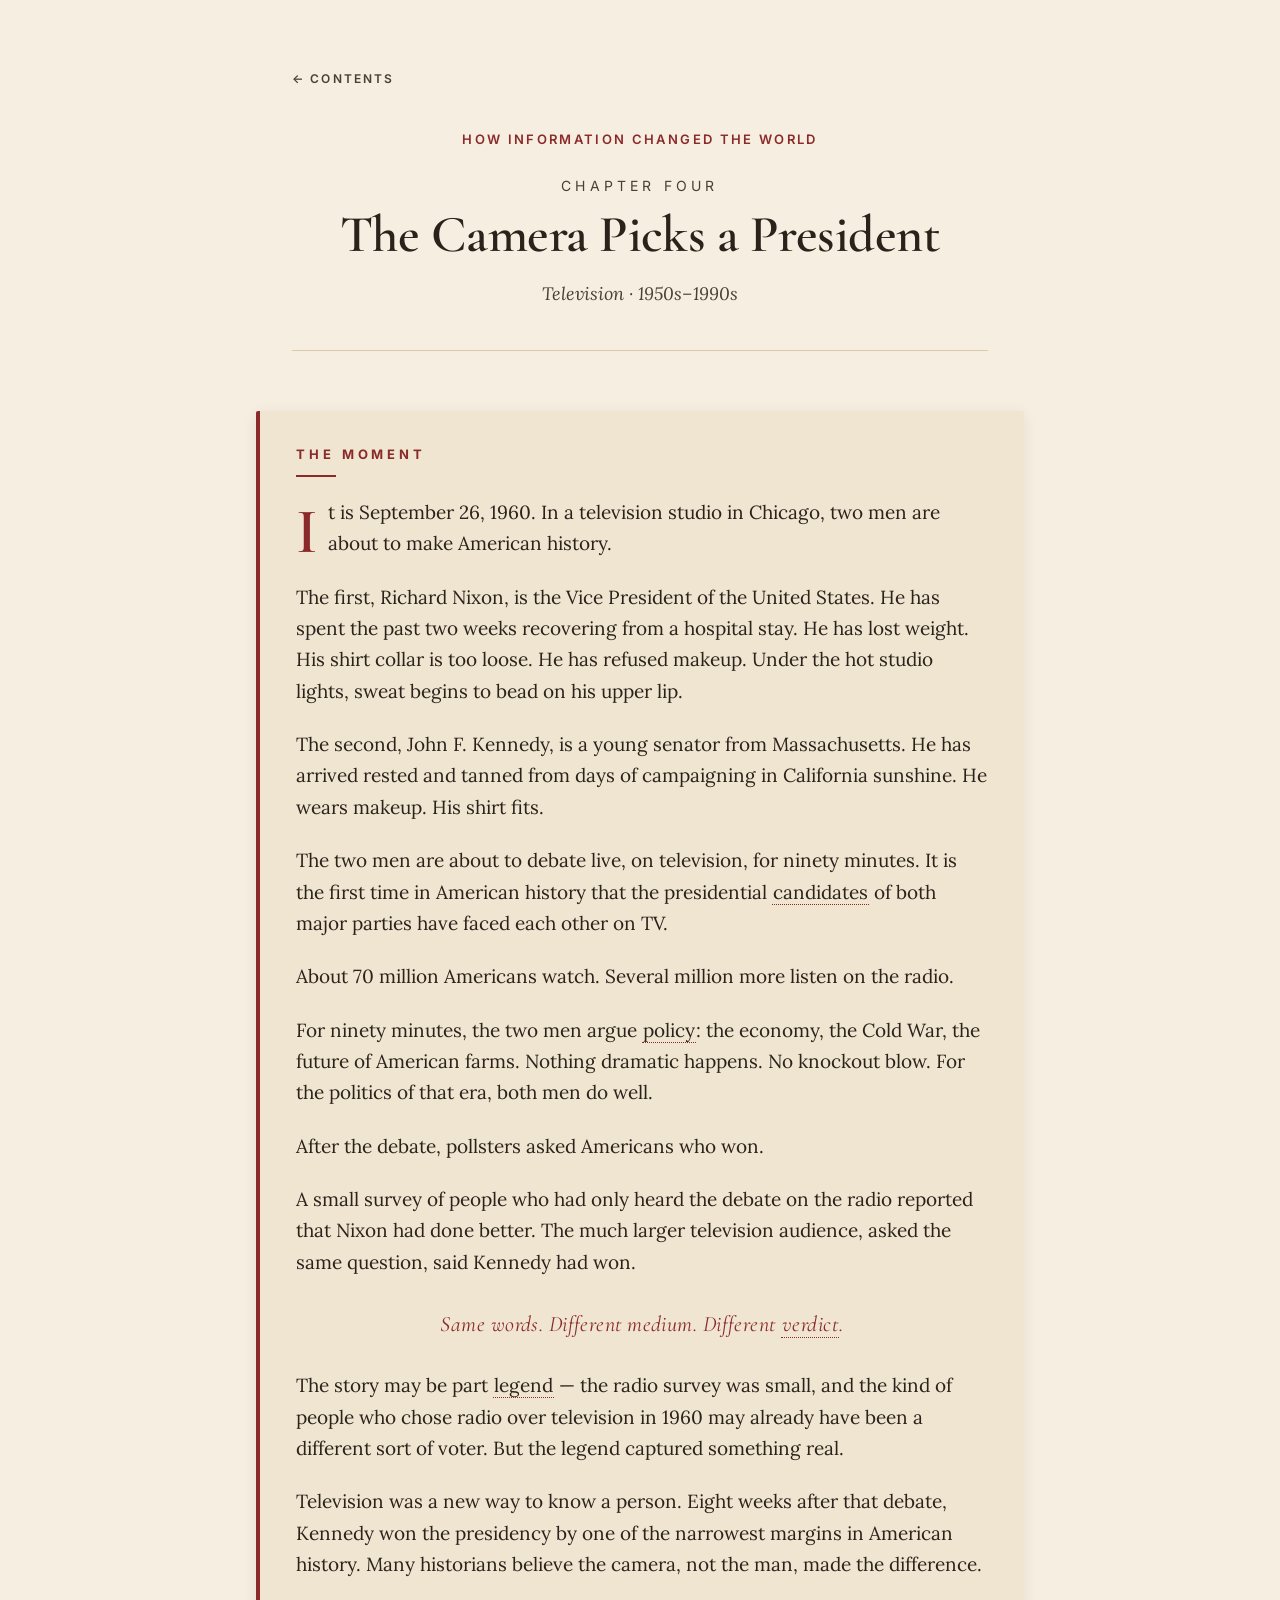
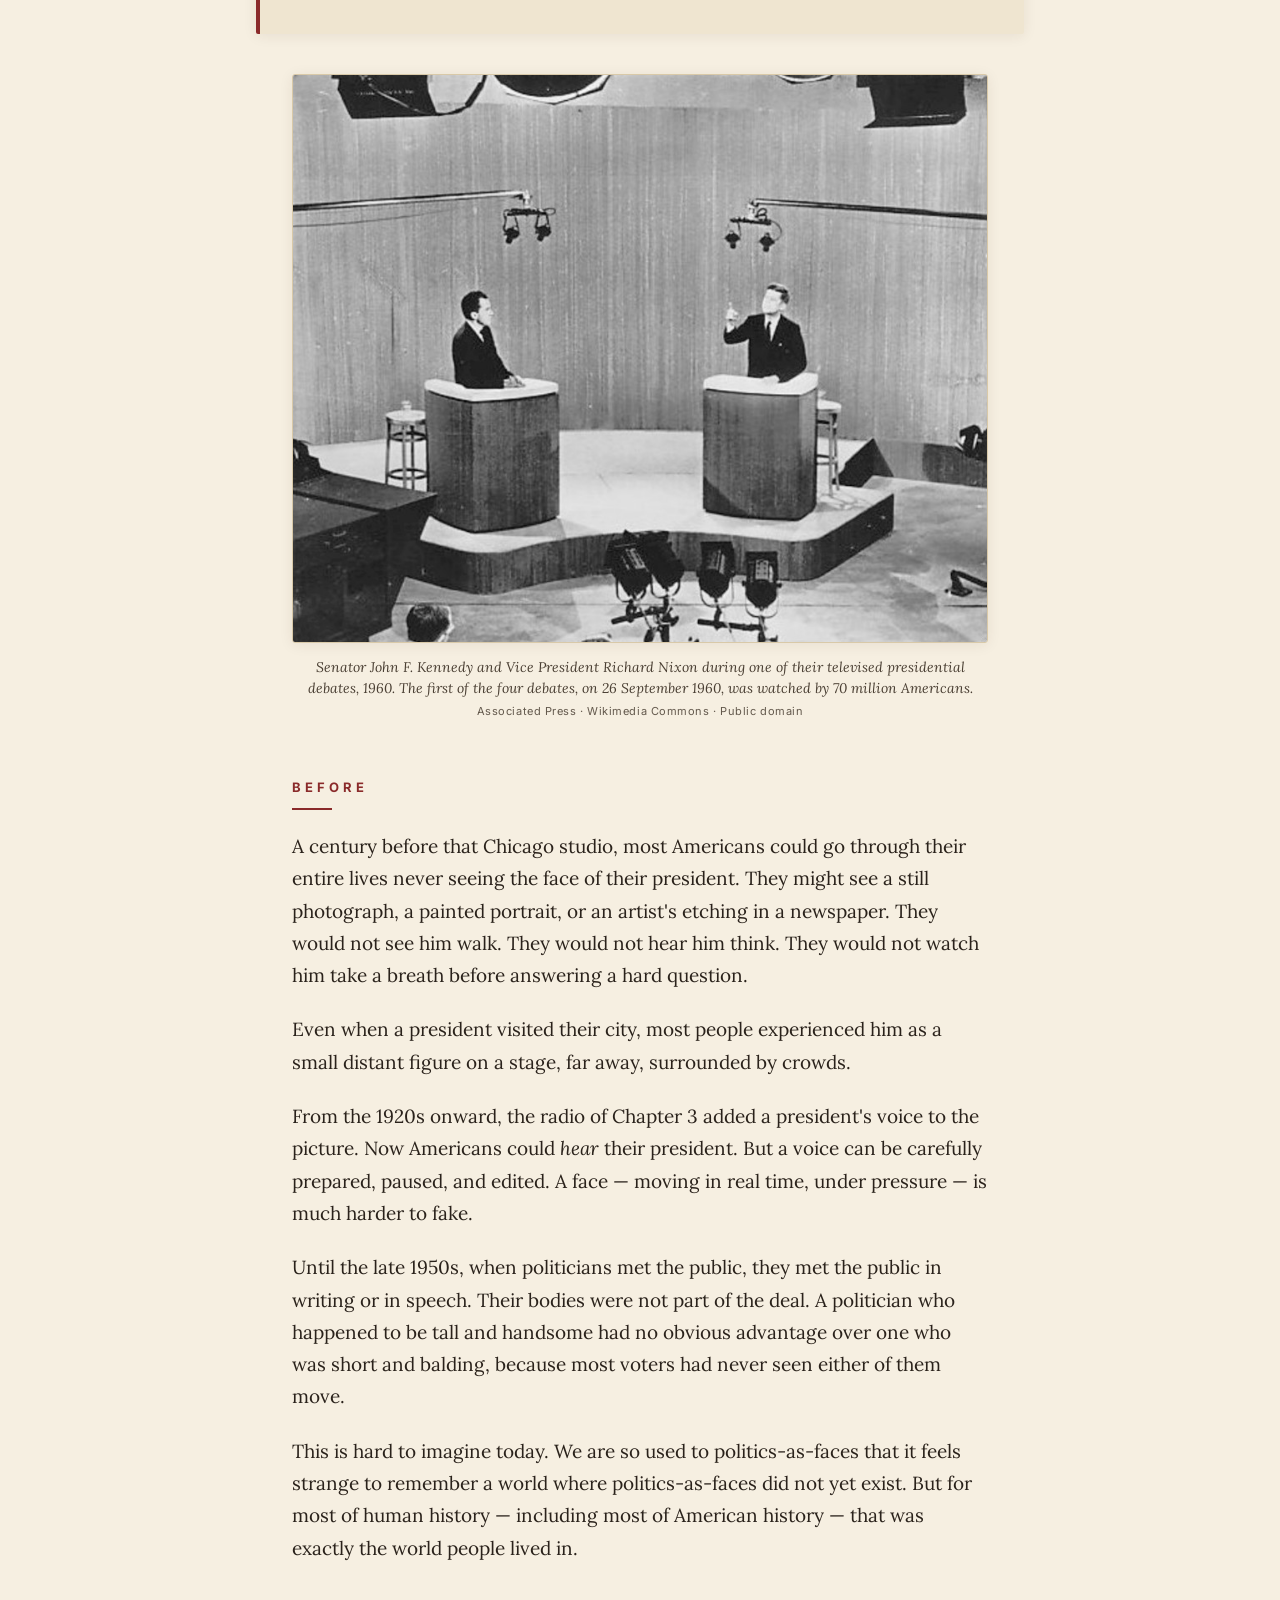
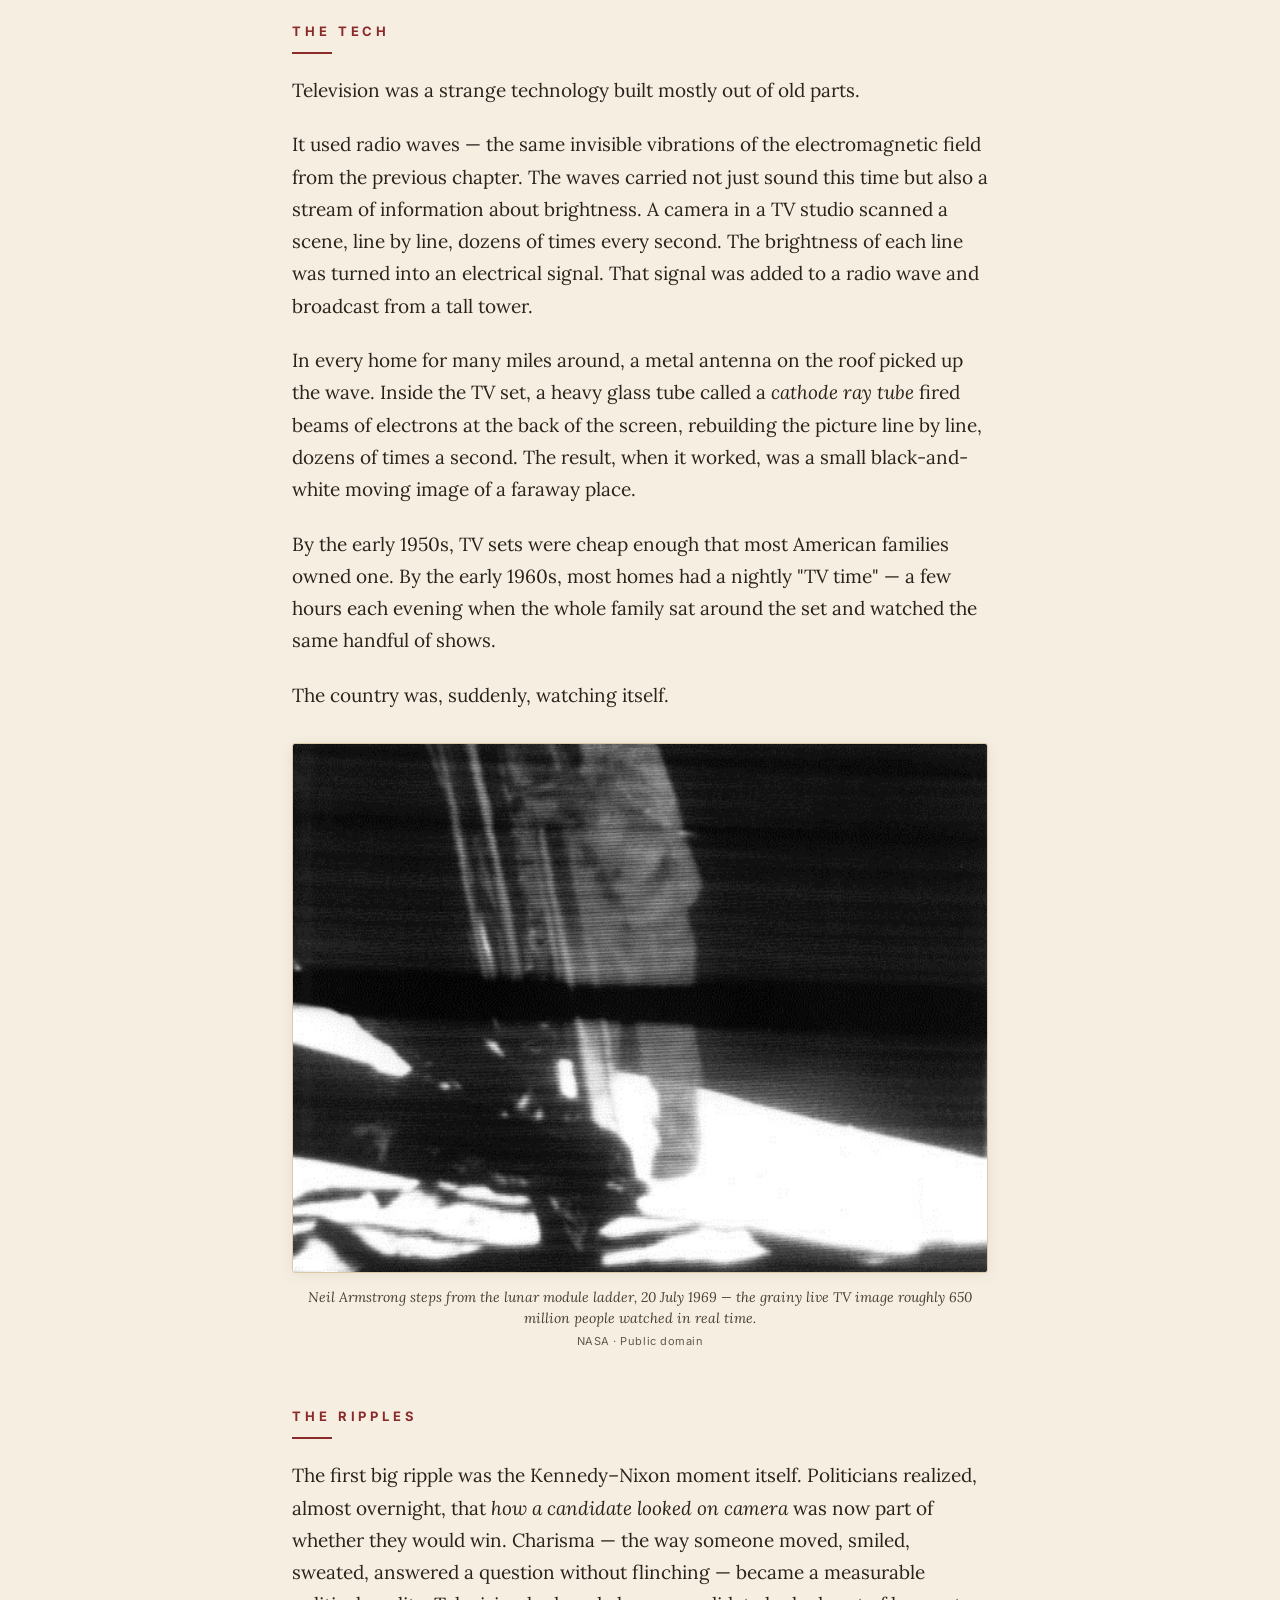
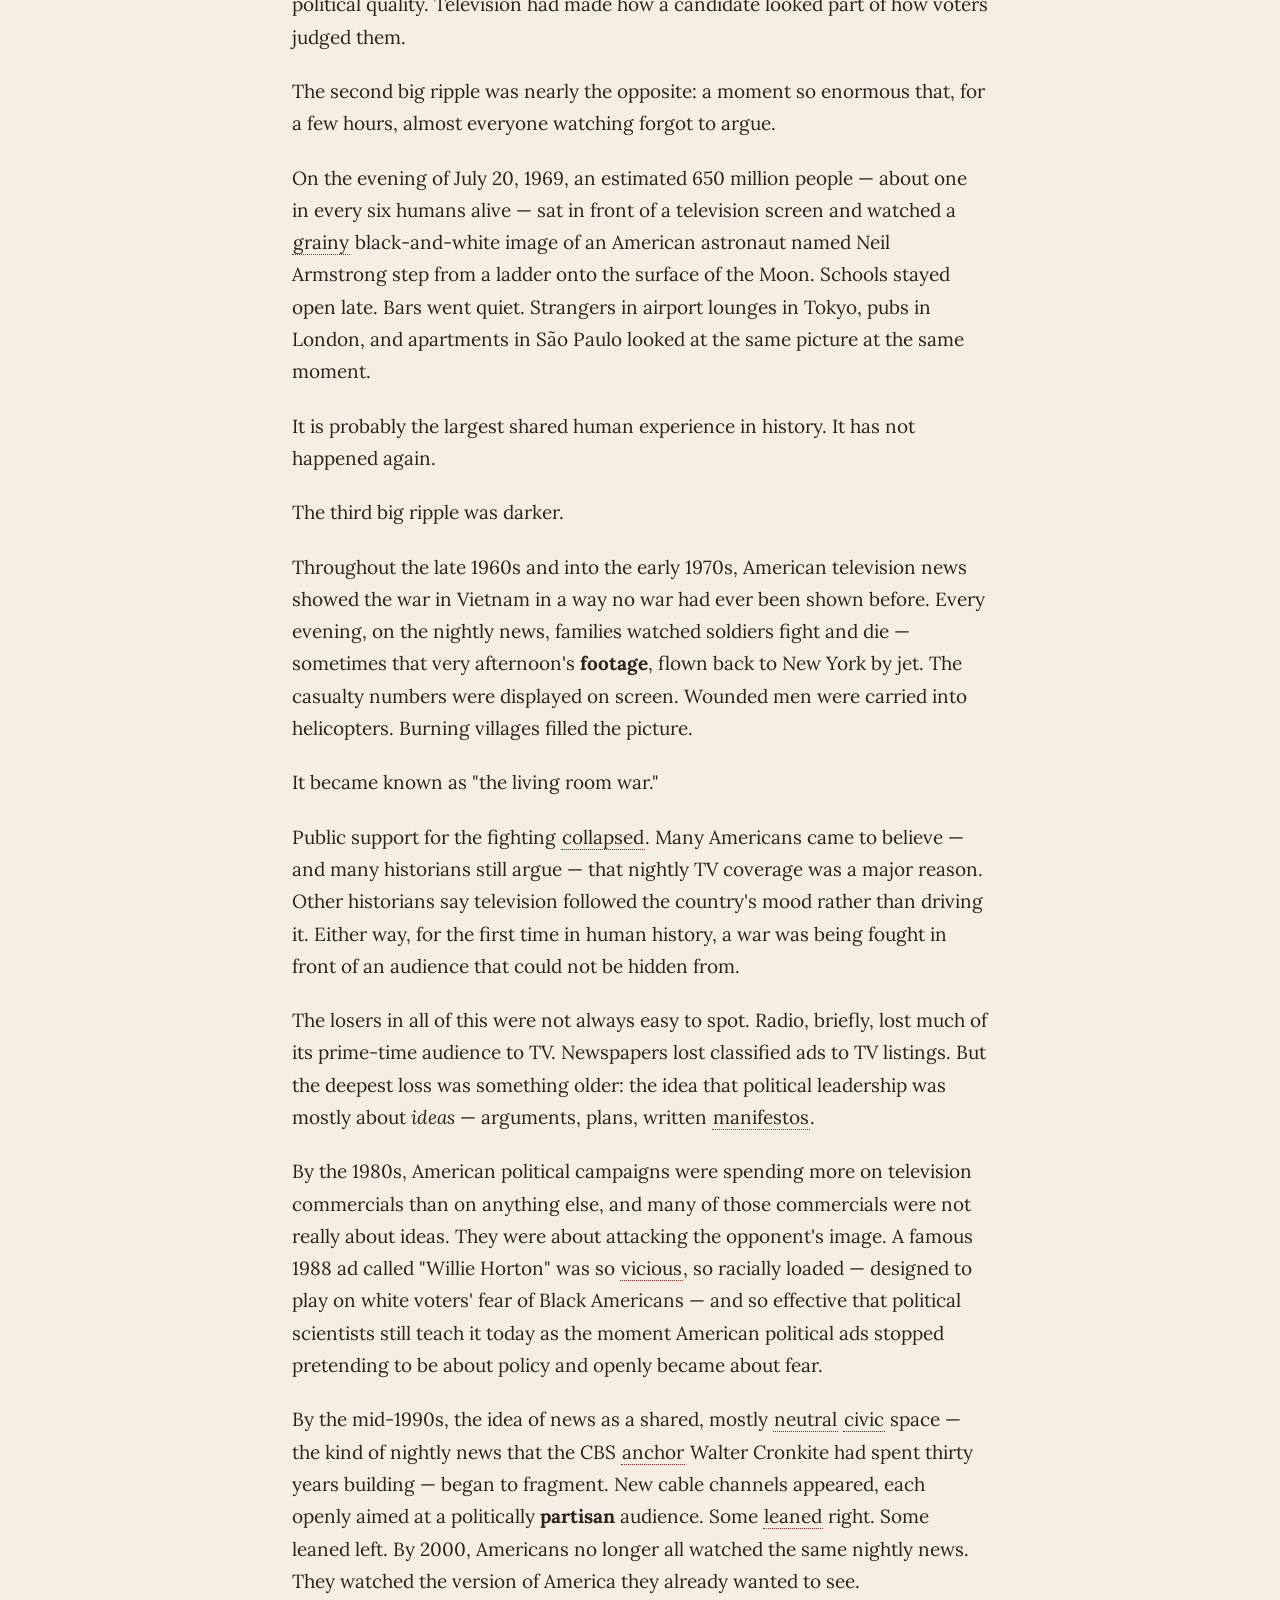
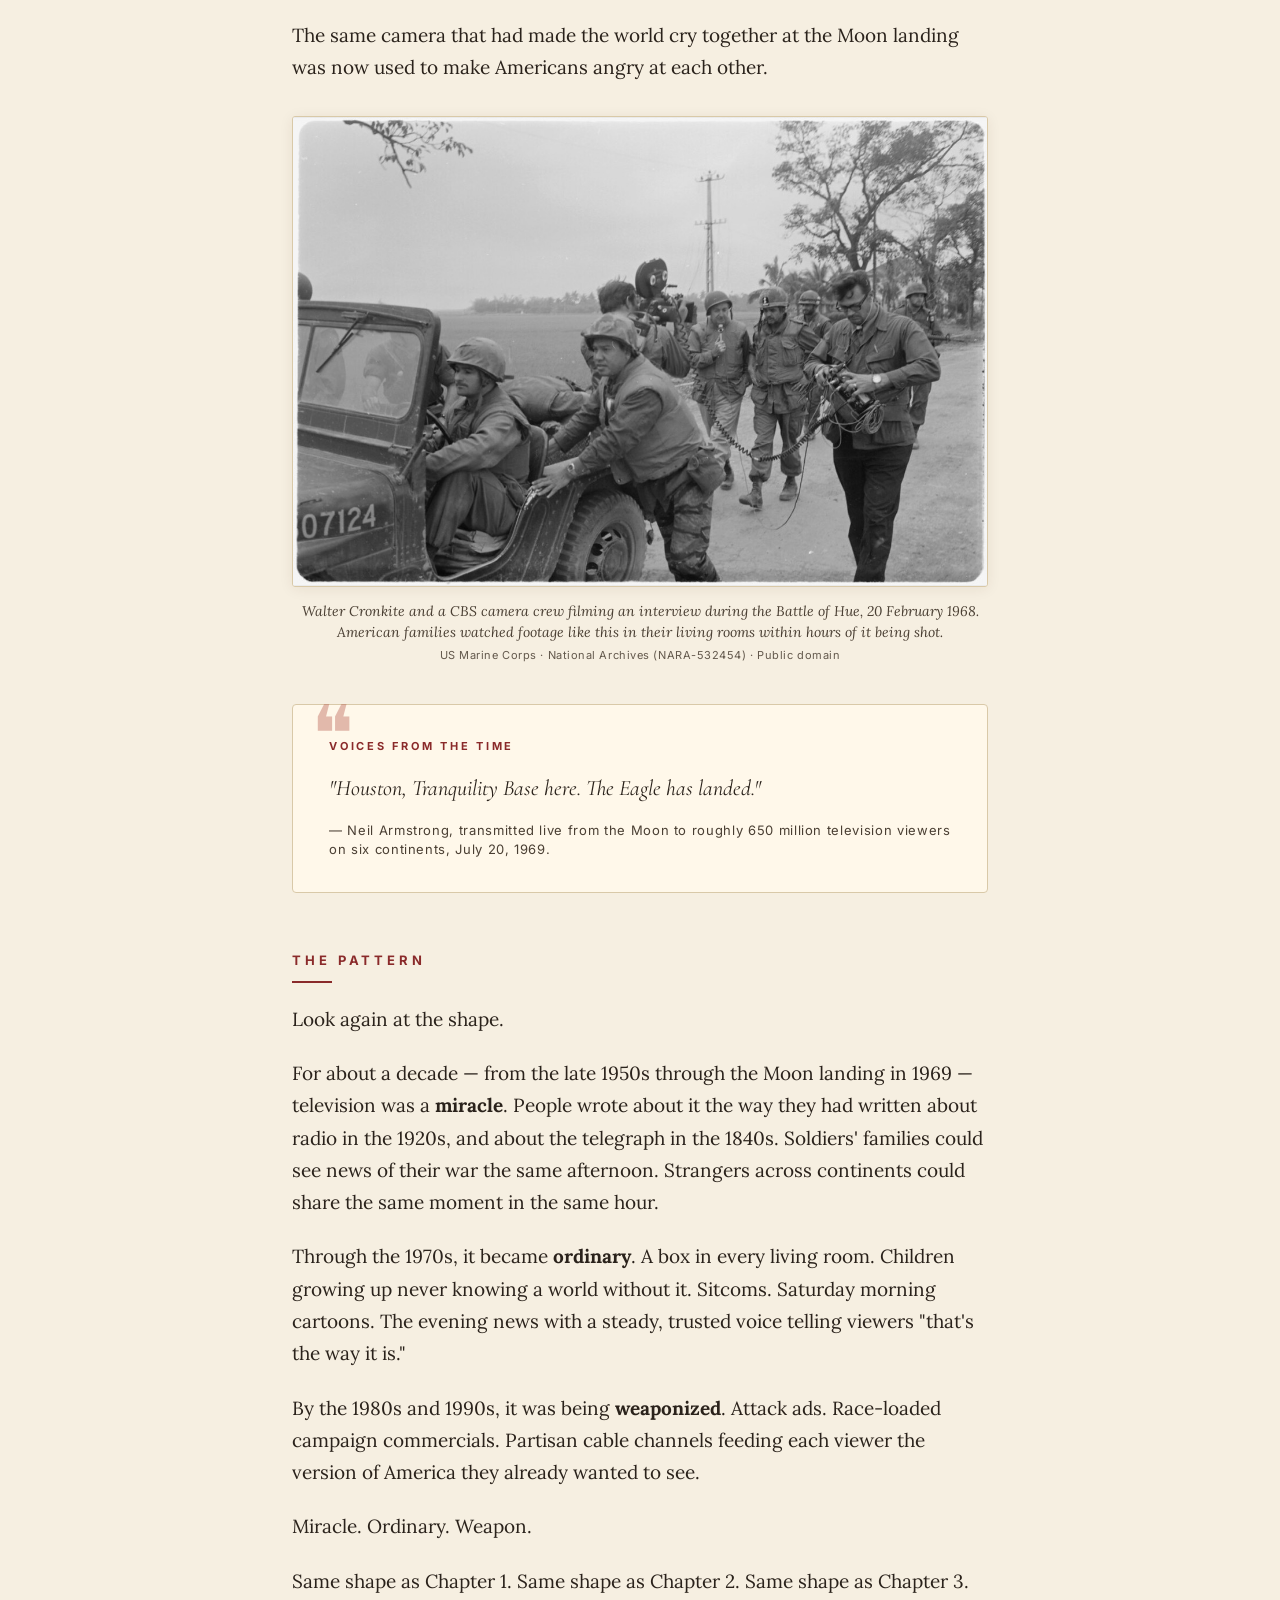
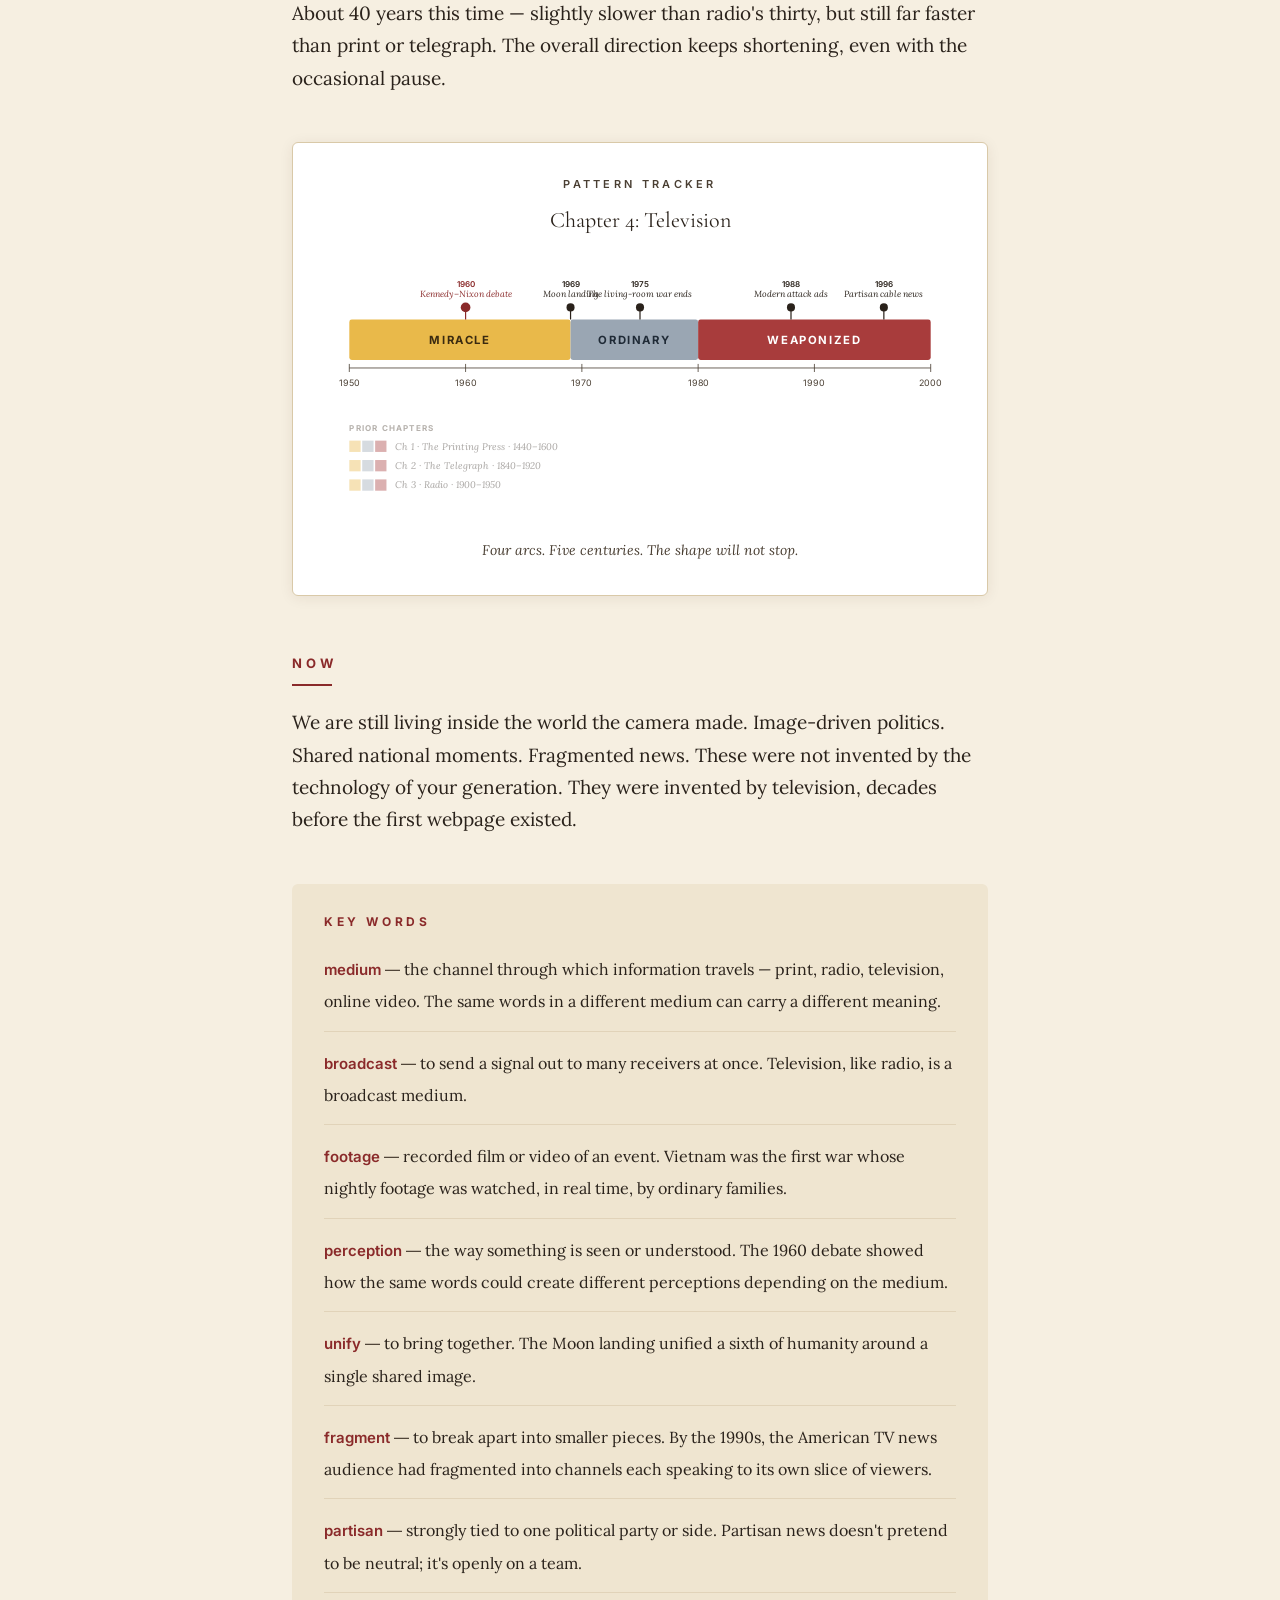
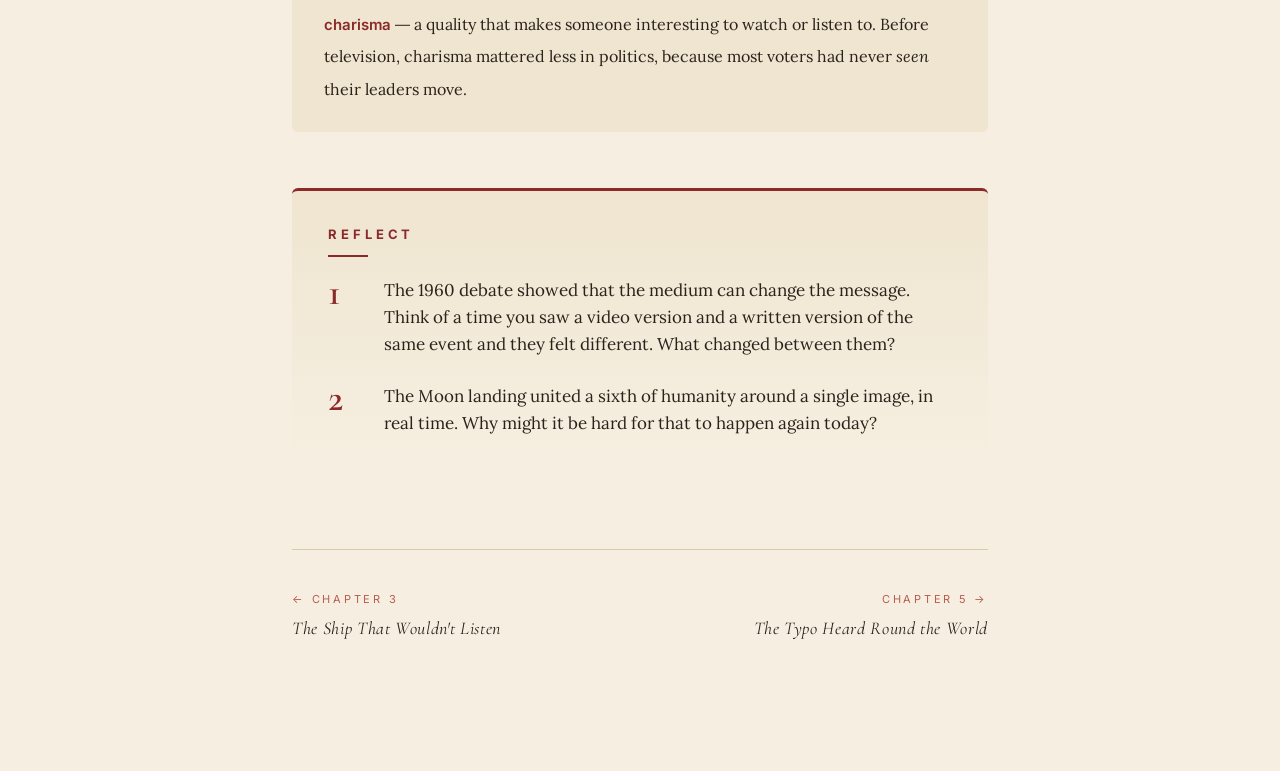
<file: 04-television.html>
<!DOCTYPE html>
<html lang="en">
<head>
  <meta charset="UTF-8">
  <meta name="viewport" content="width=device-width, initial-scale=1.0">
  <title>Chapter 4 — The Camera Picks a President | How Information Changed the World</title>
  <link rel="preconnect" href="https://fonts.googleapis.com">
  <link rel="preconnect" href="https://fonts.gstatic.com" crossorigin>
  <link href="https://fonts.googleapis.com/css2?family=Cormorant+Garamond:wght@400;500;600;700&family=Inter:wght@400;500;600;700&family=Lora:ital,wght@0,400;0,500;0,600;1,400;1,500&display=swap" rel="stylesheet">
  <link rel="stylesheet" href="styles/textbook.css">
</head>
<body>

<article>

  <nav class="top-nav">
    <a href="index.html">← Contents</a>
  </nav>

  <header class="chapter-header">
    <p class="series">How Information Changed the World</p>
    <p class="chapter-num">Chapter Four</p>
    <h1>The Camera Picks a President</h1>
    <p class="subtitle">Television · 1950s–1990s</p>
  </header>

  <!-- THE MOMENT -->
  <section class="moment">
    <h2>The Moment</h2>
    <p>It is September 26, 1960. In a television studio in Chicago, two men are about to make American history.</p>

    <p>The first, Richard Nixon, is the Vice President of the United States. He has spent the past two weeks recovering from a hospital stay. He has lost weight. His shirt collar is too loose. He has refused makeup. Under the hot studio lights, sweat begins to bead on his upper lip.</p>

    <p>The second, John F. Kennedy, is a young senator from Massachusetts. He has arrived rested and tanned from days of campaigning in California sunshine. He wears makeup. His shirt fits.</p>

    <p>The two men are about to debate live, on television, for ninety minutes. It is the first time in American history that the presidential <span class="vocab" data-def="people who are running for an elected job.">candidates</span> of both major parties have faced each other on TV.</p>

    <p>About 70 million Americans watch. Several million more listen on the radio.</p>

    <p>For ninety minutes, the two men argue <span class="vocab" data-def="the plans and decisions of a government or organization.">policy</span>: the economy, the Cold War, the future of American farms. Nothing dramatic happens. No knockout blow. For the politics of that era, both men do well.</p>

    <p>After the debate, pollsters asked Americans who won.</p>

    <p>A small survey of people who had only heard the debate on the radio reported that Nixon had done better. The much larger television audience, asked the same question, said Kennedy had won.</p>

    <p class="nailed">Same words. Different medium. Different <span class="vocab" data-def="a final decision or judgement about something.">verdict</span>.</p>

    <p>The story may be part <span class="vocab" data-def="a famous old story, often partly true and partly exaggerated.">legend</span> — the radio survey was small, and the kind of people who chose radio over television in 1960 may already have been a different sort of voter. But the legend captured something real.</p>

    <p>Television was a new way to know a person. Eight weeks after that debate, Kennedy won the presidency by one of the narrowest margins in American history. Many historians believe the camera, not the man, made the difference.</p>
  </section>

  <!-- IMAGE 1 -->
  <figure class="image">
    <img src="images/ch4-01-kennedy-nixon-debate.jpg" alt="A black-and-white press photograph of John F. Kennedy and Richard Nixon standing at separate lecterns during a televised presidential debate. Both wear dark suits; a moderator's table sits between them.">
    <figcaption>
      Senator John F. Kennedy and Vice President Richard Nixon during one of their televised presidential debates, 1960. The first of the four debates, on 26 September 1960, was watched by 70 million Americans.
      <span class="credit">Associated Press · Wikimedia Commons · Public domain</span>
    </figcaption>
  </figure>

  <!-- BEFORE -->
  <section>
    <h2>Before</h2>
    <p>A century before that Chicago studio, most Americans could go through their entire lives never seeing the face of their president. They might see a still photograph, a painted portrait, or an artist's etching in a newspaper. They would not see him walk. They would not hear him think. They would not watch him take a breath before answering a hard question.</p>

    <p>Even when a president visited their city, most people experienced him as a small distant figure on a stage, far away, surrounded by crowds.</p>

    <p>From the 1920s onward, the radio of Chapter 3 added a president's voice to the picture. Now Americans could <em>hear</em> their president. But a voice can be carefully prepared, paused, and edited. A face — moving in real time, under pressure — is much harder to fake.</p>

    <p>Until the late 1950s, when politicians met the public, they met the public in writing or in speech. Their bodies were not part of the deal. A politician who happened to be tall and handsome had no obvious advantage over one who was short and balding, because most voters had never seen either of them move.</p>

    <p>This is hard to imagine today. We are so used to politics-as-faces that it feels strange to remember a world where politics-as-faces did not yet exist. But for most of human history — including most of American history — that was exactly the world people lived in.</p>
  </section>

  <!-- THE TECH -->
  <section>
    <h2>The Tech</h2>
    <p>Television was a strange technology built mostly out of old parts.</p>

    <p>It used radio waves — the same invisible vibrations of the electromagnetic field from the previous chapter. The waves carried not just sound this time but also a stream of information about brightness. A camera in a TV studio scanned a scene, line by line, dozens of times every second. The brightness of each line was turned into an electrical signal. That signal was added to a radio wave and broadcast from a tall tower.</p>

    <p>In every home for many miles around, a metal antenna on the roof picked up the wave. Inside the TV set, a heavy glass tube called a <em>cathode ray tube</em> fired beams of electrons at the back of the screen, rebuilding the picture line by line, dozens of times a second. The result, when it worked, was a small black-and-white moving image of a faraway place.</p>

    <p>By the early 1950s, TV sets were cheap enough that most American families owned one. By the early 1960s, most homes had a nightly "TV time" — a few hours each evening when the whole family sat around the set and watched the same handful of shows.</p>

    <p>The country was, suddenly, watching itself.</p>
  </section>

  <!-- IMAGE 2 -->
  <figure class="image">
    <img src="images/ch4-02-armstrong-tv-still.jpg" alt="A grainy black-and-white television still showing Neil Armstrong, in a white pressure suit, descending the ladder of the Apollo 11 lunar module to step onto the surface of the Moon.">
    <figcaption>
      Neil Armstrong steps from the lunar module ladder, 20 July 1969 — the grainy live TV image roughly 650 million people watched in real time.
      <span class="credit">NASA · Public domain</span>
    </figcaption>
  </figure>

  <!-- THE RIPPLES -->
  <section>
    <h2>The Ripples</h2>
    <p>The first big ripple was the Kennedy–Nixon moment itself. Politicians realized, almost overnight, that <em>how a candidate looked on camera</em> was now part of whether they would win. Charisma — the way someone moved, smiled, sweated, answered a question without flinching — became a measurable political quality. Television had made how a candidate looked part of how voters judged them.</p>

    <p>The second big ripple was nearly the opposite: a moment so enormous that, for a few hours, almost everyone watching forgot to argue.</p>

    <p>On the evening of July 20, 1969, an estimated 650 million people — about one in every six humans alive — sat in front of a television screen and watched a <span class="vocab" data-def="(of a picture) rough-looking, with visible dots; not sharp.">grainy</span> black-and-white image of an American astronaut named Neil Armstrong step from a ladder onto the surface of the Moon. Schools stayed open late. Bars went quiet. Strangers in airport lounges in Tokyo, pubs in London, and apartments in São Paulo looked at the same picture at the same moment.</p>

    <p>It is probably the largest shared human experience in history. It has not happened again.</p>

    <p>The third big ripple was darker.</p>

    <p>Throughout the late 1960s and into the early 1970s, American television news showed the war in Vietnam in a way no war had ever been shown before. Every evening, on the nightly news, families watched soldiers fight and die — sometimes that very afternoon's <strong>footage</strong>, flown back to New York by jet. The casualty numbers were displayed on screen. Wounded men were carried into helicopters. Burning villages filled the picture.</p>

    <p>It became known as "the living room war."</p>

    <p>Public support for the fighting <span class="vocab" data-def="suddenly fell apart or failed.">collapsed</span>. Many Americans came to believe — and many historians still argue — that nightly TV coverage was a major reason. Other historians say television followed the country's mood rather than driving it. Either way, for the first time in human history, a war was being fought in front of an audience that could not be hidden from.</p>

    <p>The losers in all of this were not always easy to spot. Radio, briefly, lost much of its prime-time audience to TV. Newspapers lost classified ads to TV listings. But the deepest loss was something older: the idea that political leadership was mostly about <em>ideas</em> — arguments, plans, written <span class="vocab" data-def="public written statements of what a person or group believes.">manifestos</span>.</p>

    <p>By the 1980s, American political campaigns were spending more on television commercials than on anything else, and many of those commercials were not really about ideas. They were about attacking the opponent's image. A famous 1988 ad called "Willie Horton" was so <span class="vocab" data-def="extremely cruel or violent.">vicious</span>, so racially loaded — designed to play on white voters' fear of Black Americans — and so effective that political scientists still teach it today as the moment American political ads stopped pretending to be about policy and openly became about fear.</p>

    <p>By the mid-1990s, the idea of news as a shared, mostly <span class="vocab" data-def="not on either side; balanced and fair.">neutral</span> <span class="vocab" data-def="to do with the public life of a town, city, or country.">civic</span> space — the kind of nightly news that the CBS <span class="vocab" data-def="the main person who presents a TV news programme.">anchor</span> Walter Cronkite had spent thirty years building — began to fragment. New cable channels appeared, each openly aimed at a politically <strong>partisan</strong> audience. Some <span class="vocab" data-def="tilted toward one side (here: politically).">leaned</span> right. Some leaned left. By 2000, Americans no longer all watched the same nightly news. They watched the version of America they already wanted to see.</p>

    <p>The same camera that had made the world cry together at the Moon landing was now used to make Americans angry at each other.</p>
  </section>

  <!-- IMAGE 3 -->
  <figure class="image">
    <img src="images/ch4-03-vietnam-cronkite-crew.jpg" alt="A black-and-white photograph showing CBS News anchor Walter Cronkite, wearing combat fatigues and a steel helmet, conducting an interview with a US Marine officer. A camera operator films from beside a jeep being used as a mobile dolly.">
    <figcaption>
      Walter Cronkite and a CBS camera crew filming an interview during the Battle of Hue, 20 February 1968. American families watched footage like this in their living rooms within hours of it being shot.
      <span class="credit">US Marine Corps · National Archives (NARA-532454) · Public domain</span>
    </figcaption>
  </figure>

  <!-- VOICES FROM THE TIME -->
  <aside class="voices">
    <p class="label">Voices from the Time</p>
    <blockquote>
      "Houston, Tranquility Base here. The Eagle has landed."
      <cite>— Neil Armstrong, transmitted live from the Moon to roughly 650 million television viewers on six continents, July 20, 1969.</cite>
    </blockquote>
  </aside>

  <!-- THE PATTERN -->
  <section>
    <h2>The Pattern</h2>
    <p>Look again at the shape.</p>

    <p>For about a decade — from the late 1950s through the Moon landing in 1969 — television was a <strong>miracle</strong>. People wrote about it the way they had written about radio in the 1920s, and about the telegraph in the 1840s. Soldiers' families could see news of their war the same afternoon. Strangers across continents could share the same moment in the same hour.</p>

    <p>Through the 1970s, it became <strong>ordinary</strong>. A box in every living room. Children growing up never knowing a world without it. Sitcoms. Saturday morning cartoons. The evening news with a steady, trusted voice telling viewers "that's the way it is."</p>

    <p>By the 1980s and 1990s, it was being <strong>weaponized</strong>. Attack ads. Race-loaded campaign commercials. Partisan cable channels feeding each viewer the version of America they already wanted to see.</p>

    <p>Miracle. Ordinary. Weapon.</p>

    <p>Same shape as Chapter 1. Same shape as Chapter 2. Same shape as Chapter 3. About 40 years this time — slightly slower than radio's thirty, but still far faster than print or telegraph. The overall direction keeps shortening, even with the occasional pause.</p>
  </section>

  <!-- PATTERN TRACKER SVG -->
  <figure class="pattern-tracker">
    <p class="label">Pattern Tracker</p>
    <p class="title">Chapter 4: Television</p>

    <svg viewBox="0 0 800 320" xmlns="http://www.w3.org/2000/svg" role="img" aria-labelledby="ptTitle ptDesc">
      <title id="ptTitle">Television Pattern Tracker</title>
      <desc id="ptDesc">A horizontal timeline from 1950 to 2000 showing television moving through three stages: miracle, ordinary, and weaponized. Below, faded summaries of prior chapters.</desc>

      <!-- Stage bands -->
      <rect x="40" y="70" width="274" height="50" fill="#e9b94a" rx="3"/>
      <rect x="314" y="70" width="158" height="50" fill="#9aa6b3" rx="3"/>
      <rect x="472" y="70" width="288" height="50" fill="#a83c3c" rx="3"/>

      <!-- Stage labels -->
      <text x="177" y="100" text-anchor="middle" font-family="Inter, sans-serif" font-size="14" font-weight="700" fill="#3a2a10" letter-spacing="2">MIRACLE</text>
      <text x="393" y="100" text-anchor="middle" font-family="Inter, sans-serif" font-size="14" font-weight="700" fill="#1f2a36" letter-spacing="2">ORDINARY</text>
      <text x="616" y="100" text-anchor="middle" font-family="Inter, sans-serif" font-size="14" font-weight="700" fill="#fff" letter-spacing="2">WEAPONIZED</text>

      <!-- Timeline line -->
      <line x1="40" y1="130" x2="760" y2="130" stroke="#4a3f33" stroke-width="1"/>

      <!-- Tick marks every 10 years -->
      <g font-family="Inter, sans-serif" font-size="11" fill="#4a3f33">
        <line x1="40" y1="125" x2="40" y2="135" stroke="#4a3f33"/>
        <text x="40" y="152" text-anchor="middle">1950</text>

        <line x1="184" y1="125" x2="184" y2="135" stroke="#4a3f33"/>
        <text x="184" y="152" text-anchor="middle">1960</text>

        <line x1="328" y1="125" x2="328" y2="135" stroke="#4a3f33"/>
        <text x="328" y="152" text-anchor="middle">1970</text>

        <line x1="472" y1="125" x2="472" y2="135" stroke="#4a3f33"/>
        <text x="472" y="152" text-anchor="middle">1980</text>

        <line x1="616" y1="125" x2="616" y2="135" stroke="#4a3f33"/>
        <text x="616" y="152" text-anchor="middle">1990</text>

        <line x1="760" y1="125" x2="760" y2="135" stroke="#4a3f33"/>
        <text x="760" y="152" text-anchor="middle">2000</text>
      </g>

      <!-- Event markers -->
      <!-- 1960 Kennedy-Nixon debate — burgundy key moment -->
      <circle cx="184" cy="55" r="6" fill="#8a2a2a"/>
      <line x1="184" y1="55" x2="184" y2="70" stroke="#8a2a2a" stroke-width="1.5"/>
      <text x="184" y="42" text-anchor="middle" font-family="Lora, serif" font-size="11" font-style="italic" fill="#8a2a2a">Kennedy–Nixon debate</text>
      <text x="184" y="30" text-anchor="middle" font-family="Inter, sans-serif" font-size="10" font-weight="600" fill="#8a2a2a">1960</text>

      <!-- 1969 Moon landing -->
      <circle cx="314" cy="55" r="5" fill="#2a221b"/>
      <line x1="314" y1="55" x2="314" y2="70" stroke="#2a221b" stroke-width="1.5"/>
      <text x="314" y="42" text-anchor="middle" font-family="Lora, serif" font-size="11" font-style="italic" fill="#2a221b">Moon landing</text>
      <text x="314" y="30" text-anchor="middle" font-family="Inter, sans-serif" font-size="10" font-weight="600" fill="#2a221b">1969</text>

      <!-- 1975 Vietnam war ends -->
      <circle cx="400" cy="55" r="5" fill="#2a221b"/>
      <line x1="400" y1="55" x2="400" y2="70" stroke="#2a221b" stroke-width="1.5"/>
      <text x="400" y="42" text-anchor="middle" font-family="Lora, serif" font-size="11" font-style="italic" fill="#2a221b">The living-room war ends</text>
      <text x="400" y="30" text-anchor="middle" font-family="Inter, sans-serif" font-size="10" font-weight="600" fill="#2a221b">1975</text>

      <!-- 1988 Willie Horton attack ads -->
      <circle cx="587" cy="55" r="5" fill="#2a221b"/>
      <line x1="587" y1="55" x2="587" y2="70" stroke="#2a221b" stroke-width="1.5"/>
      <text x="587" y="42" text-anchor="middle" font-family="Lora, serif" font-size="11" font-style="italic" fill="#2a221b">Modern attack ads</text>
      <text x="587" y="30" text-anchor="middle" font-family="Inter, sans-serif" font-size="10" font-weight="600" fill="#2a221b">1988</text>

      <!-- 1996 Partisan cable -->
      <circle cx="702" cy="55" r="5" fill="#2a221b"/>
      <line x1="702" y1="55" x2="702" y2="70" stroke="#2a221b" stroke-width="1.5"/>
      <text x="702" y="42" text-anchor="middle" font-family="Lora, serif" font-size="11" font-style="italic" fill="#2a221b">Partisan cable news</text>
      <text x="702" y="30" text-anchor="middle" font-family="Inter, sans-serif" font-size="10" font-weight="600" fill="#2a221b">1996</text>

      <!-- Prior chapters strip -->
      <g opacity="0.4">
        <text x="40" y="208" font-family="Inter, sans-serif" font-size="10" font-weight="700" fill="#4a3f33" letter-spacing="1.5">PRIOR CHAPTERS</text>

        <rect x="40" y="220" width="14" height="14" fill="#e9b94a"/>
        <rect x="56" y="220" width="14" height="14" fill="#9aa6b3"/>
        <rect x="72" y="220" width="14" height="14" fill="#a83c3c"/>
        <text x="96" y="231" font-family="Lora, serif" font-size="12" font-style="italic" fill="#2a221b">Ch 1 · The Printing Press · 1440–1600</text>

        <rect x="40" y="244" width="14" height="14" fill="#e9b94a"/>
        <rect x="56" y="244" width="14" height="14" fill="#9aa6b3"/>
        <rect x="72" y="244" width="14" height="14" fill="#a83c3c"/>
        <text x="96" y="255" font-family="Lora, serif" font-size="12" font-style="italic" fill="#2a221b">Ch 2 · The Telegraph · 1840–1920</text>

        <rect x="40" y="268" width="14" height="14" fill="#e9b94a"/>
        <rect x="56" y="268" width="14" height="14" fill="#9aa6b3"/>
        <rect x="72" y="268" width="14" height="14" fill="#a83c3c"/>
        <text x="96" y="279" font-family="Lora, serif" font-size="12" font-style="italic" fill="#2a221b">Ch 3 · Radio · 1900–1950</text>
      </g>
    </svg>

    <figcaption>Four arcs. Five centuries. The shape will not stop.</figcaption>
  </figure>

  <!-- NOW -->
  <section>
    <h2>Now</h2>
    <p>We are still living inside the world the camera made. Image-driven politics. Shared national moments. Fragmented news. These were not invented by the technology of your generation. They were invented by television, decades before the first webpage existed.</p>
  </section>

  <!-- KEY WORDS -->
  <aside class="key-words">
    <h3>Key Words</h3>
    <dl>
      <div class="entry"><dt>medium</dt><dd>the channel through which information travels — print, radio, television, online video. The same words in a different medium can carry a different meaning.</dd></div>
      <div class="entry"><dt>broadcast</dt><dd>to send a signal out to many receivers at once. Television, like radio, is a broadcast medium.</dd></div>
      <div class="entry"><dt>footage</dt><dd>recorded film or video of an event. Vietnam was the first war whose nightly footage was watched, in real time, by ordinary families.</dd></div>
      <div class="entry"><dt>perception</dt><dd>the way something is seen or understood. The 1960 debate showed how the same words could create different perceptions depending on the medium.</dd></div>
      <div class="entry"><dt>unify</dt><dd>to bring together. The Moon landing unified a sixth of humanity around a single shared image.</dd></div>
      <div class="entry"><dt>fragment</dt><dd>to break apart into smaller pieces. By the 1990s, the American TV news audience had fragmented into channels each speaking to its own slice of viewers.</dd></div>
      <div class="entry"><dt>partisan</dt><dd>strongly tied to one political party or side. Partisan news doesn't pretend to be neutral; it's openly on a team.</dd></div>
      <div class="entry"><dt>charisma</dt><dd>a quality that makes someone interesting to watch or listen to. Before television, charisma mattered less in politics, because most voters had never <em>seen</em> their leaders move.</dd></div>
    </dl>
  </aside>

  <!-- REFLECT -->
  <section class="reflect">
    <h2>Reflect</h2>
    <ol>
      <li>The 1960 debate showed that the medium can change the message. Think of a time you saw a video version and a written version of the same event and they felt different. What changed between them?</li>
      <li>The Moon landing united a sixth of humanity around a single image, in real time. Why might it be hard for that to happen again today?</li>
    </ol>
  </section>

  <!-- NAV -->
  <nav class="chapter-nav">
    <div class="prev">
      <a href="03-radio.html">
        <span class="label">← Chapter 3</span>
        <span class="title">The Ship That Wouldn't Listen</span>
      </a>
    </div>
    <div class="next">
      <a href="05-internet.html">
        <span class="label">Chapter 5 →</span>
        <span class="title">The Typo Heard Round the World</span>
      </a>
    </div>
  </nav>

</article>

<script src="scripts/vocab.js"></script>
</body>
</html>
</file>
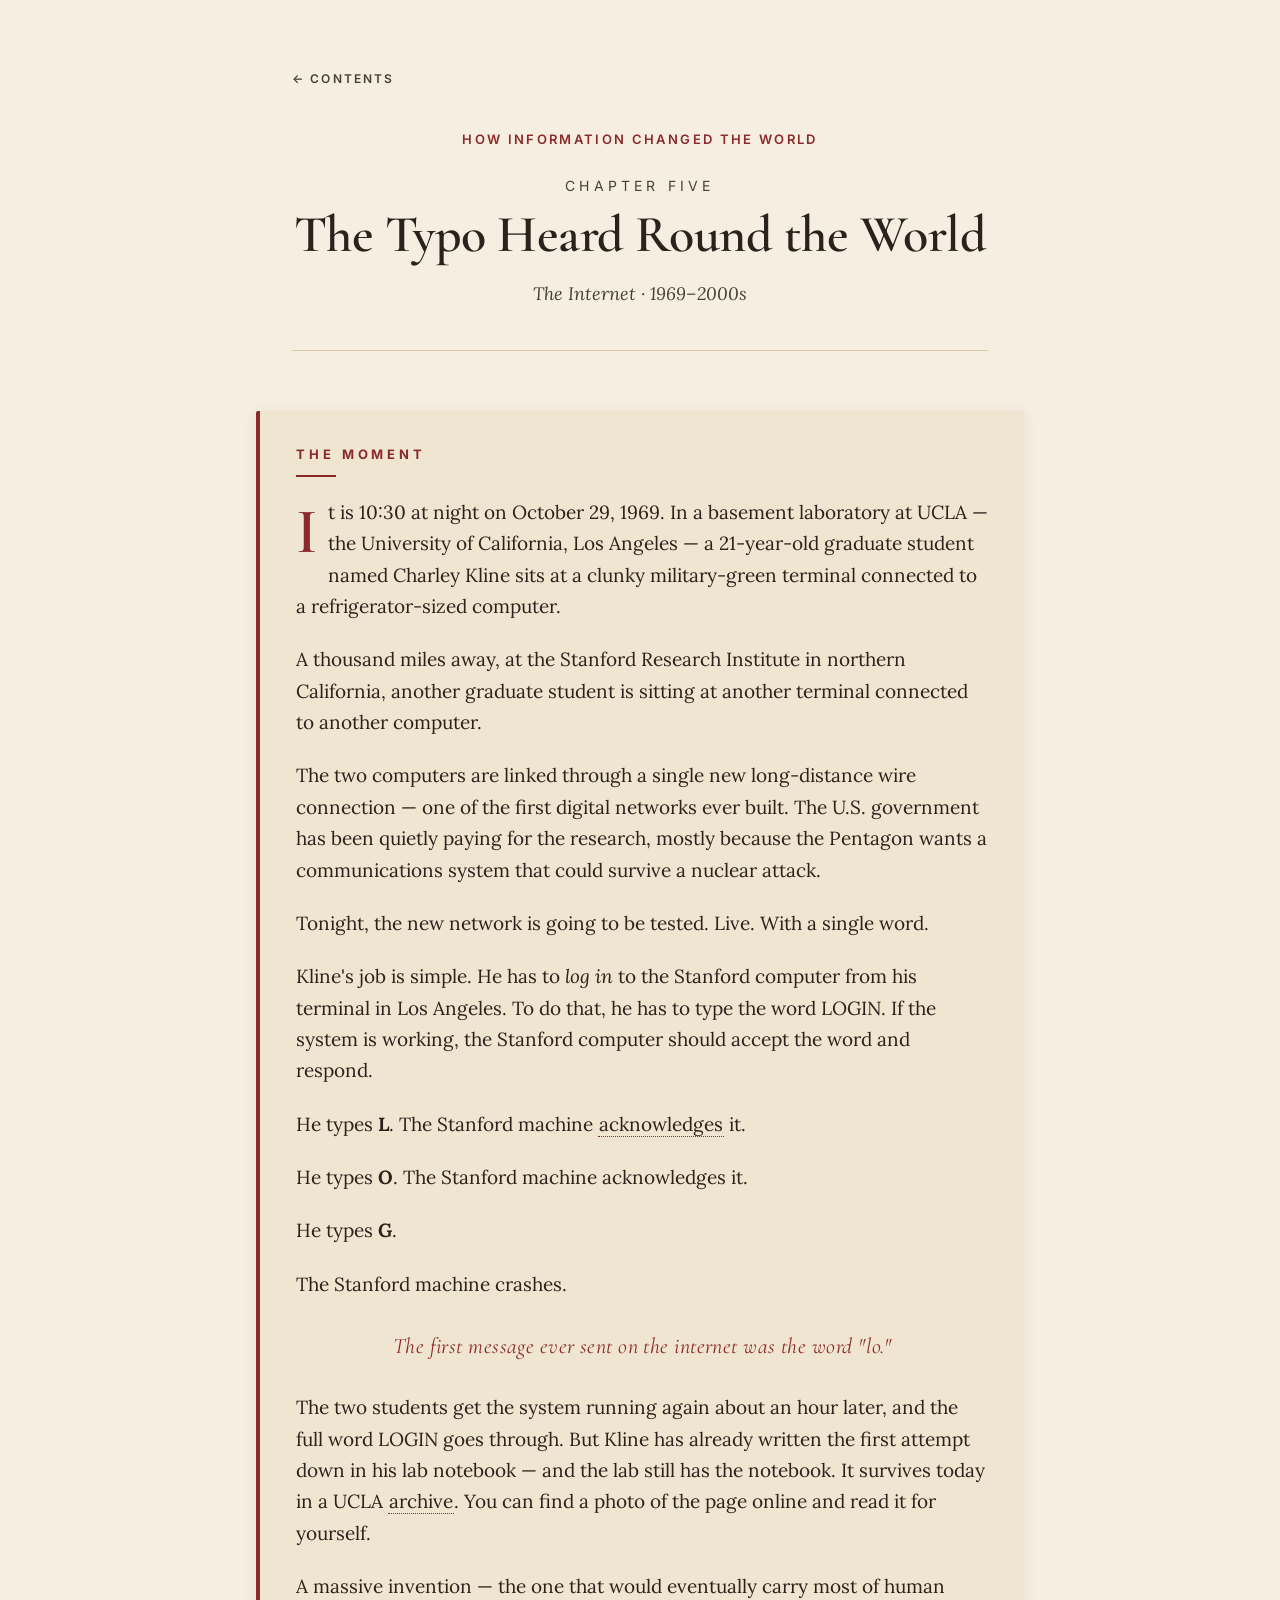
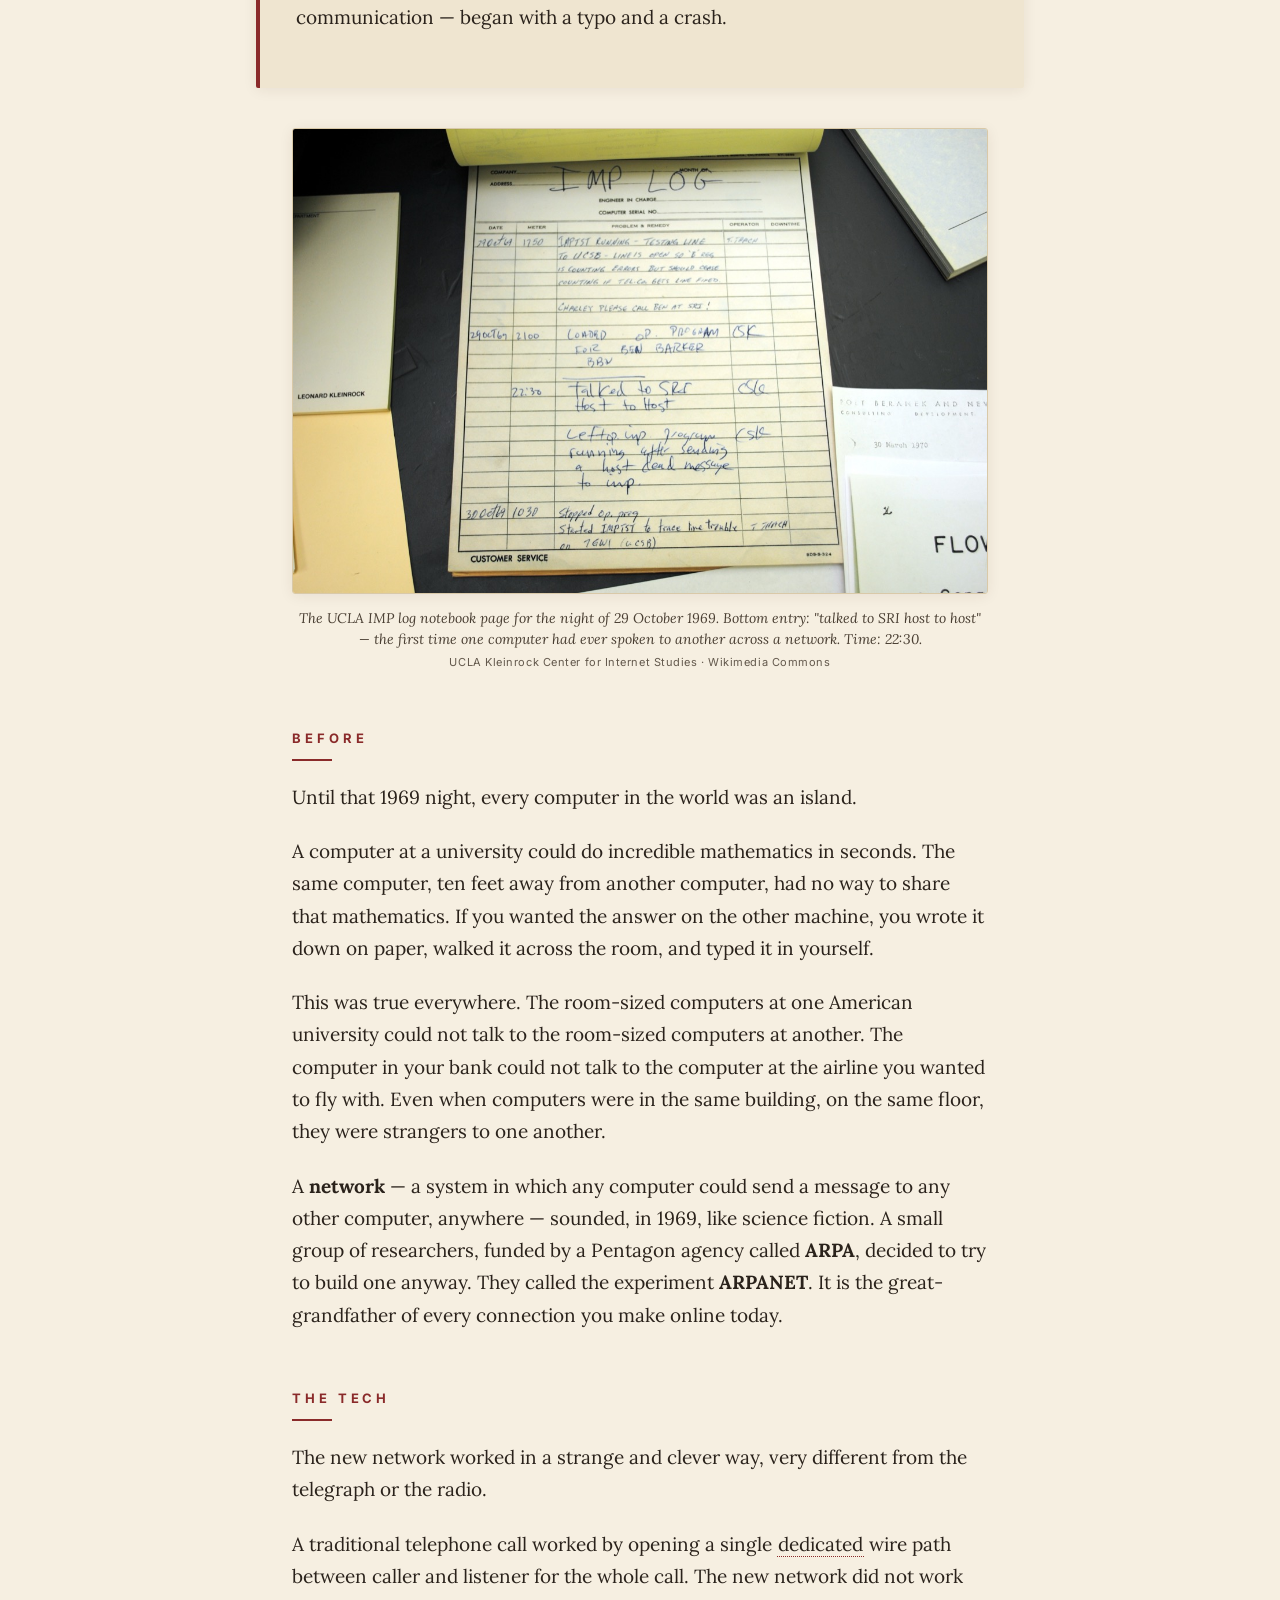
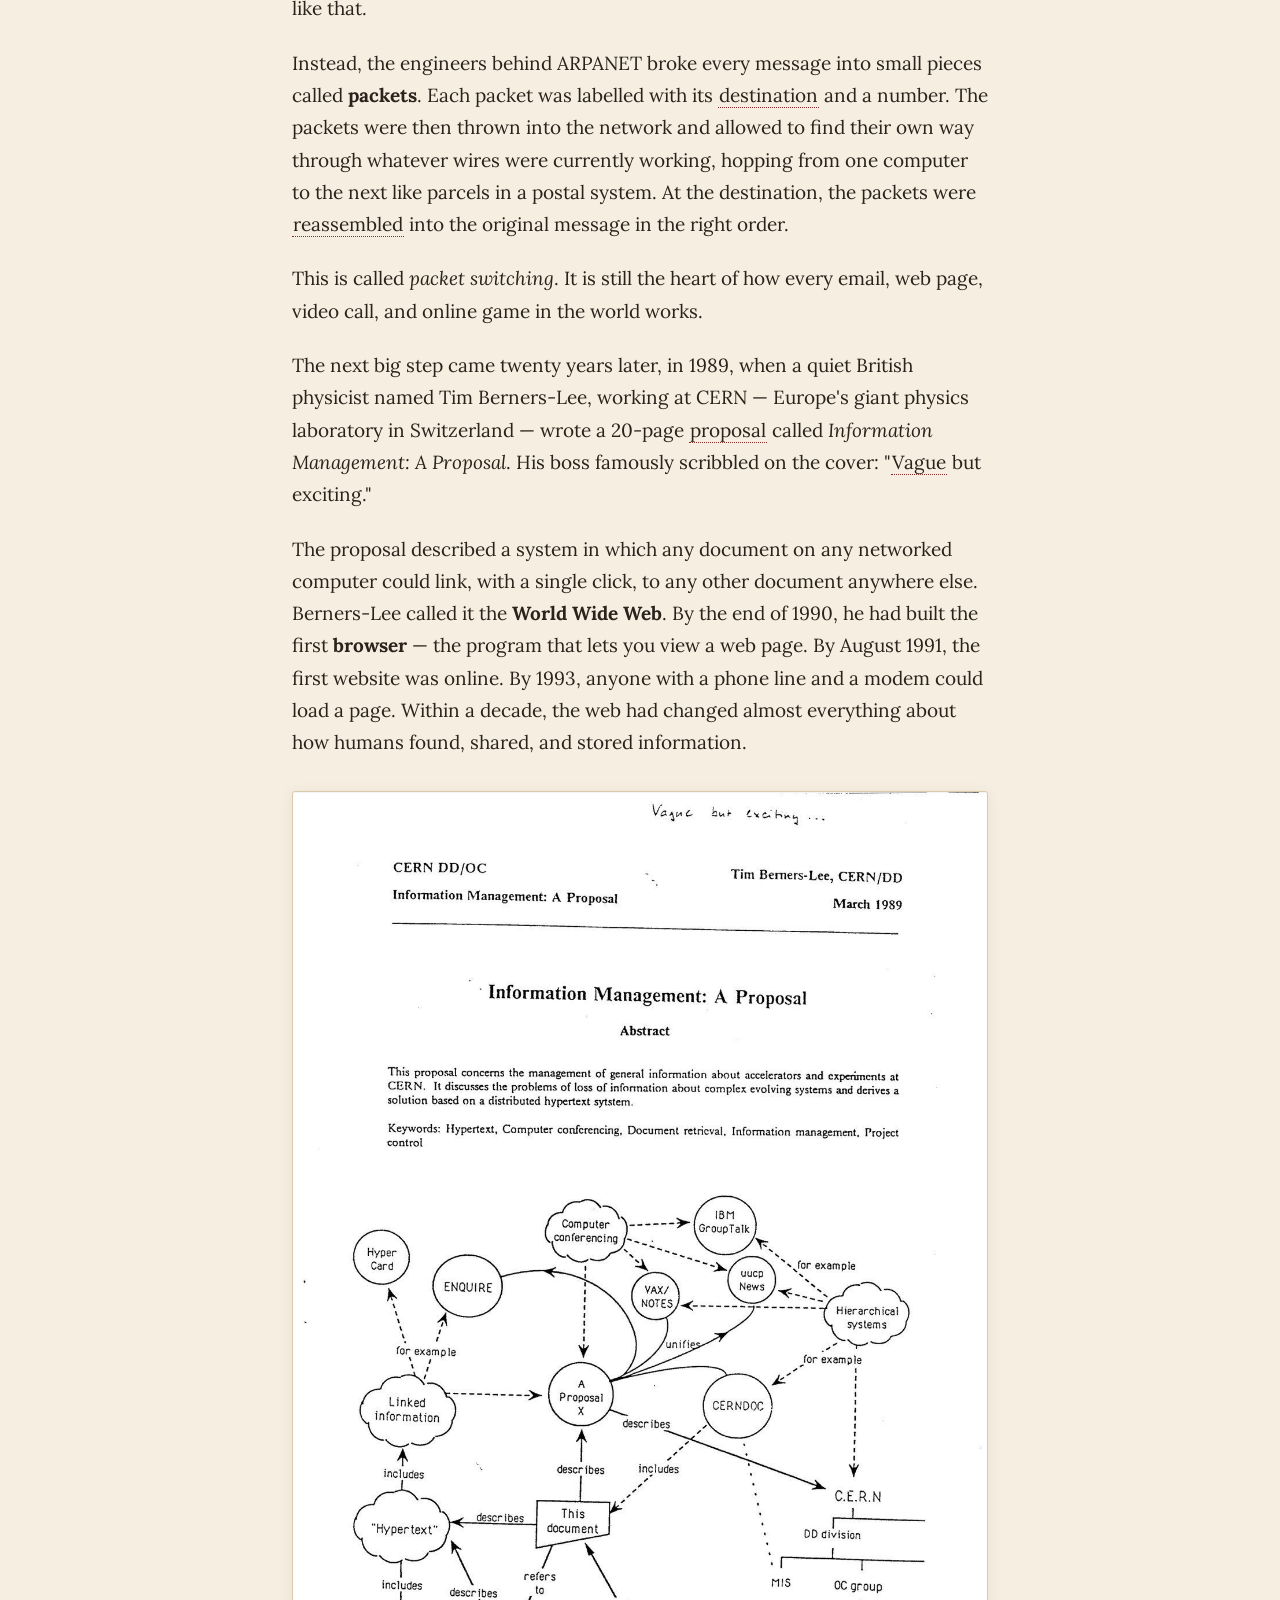
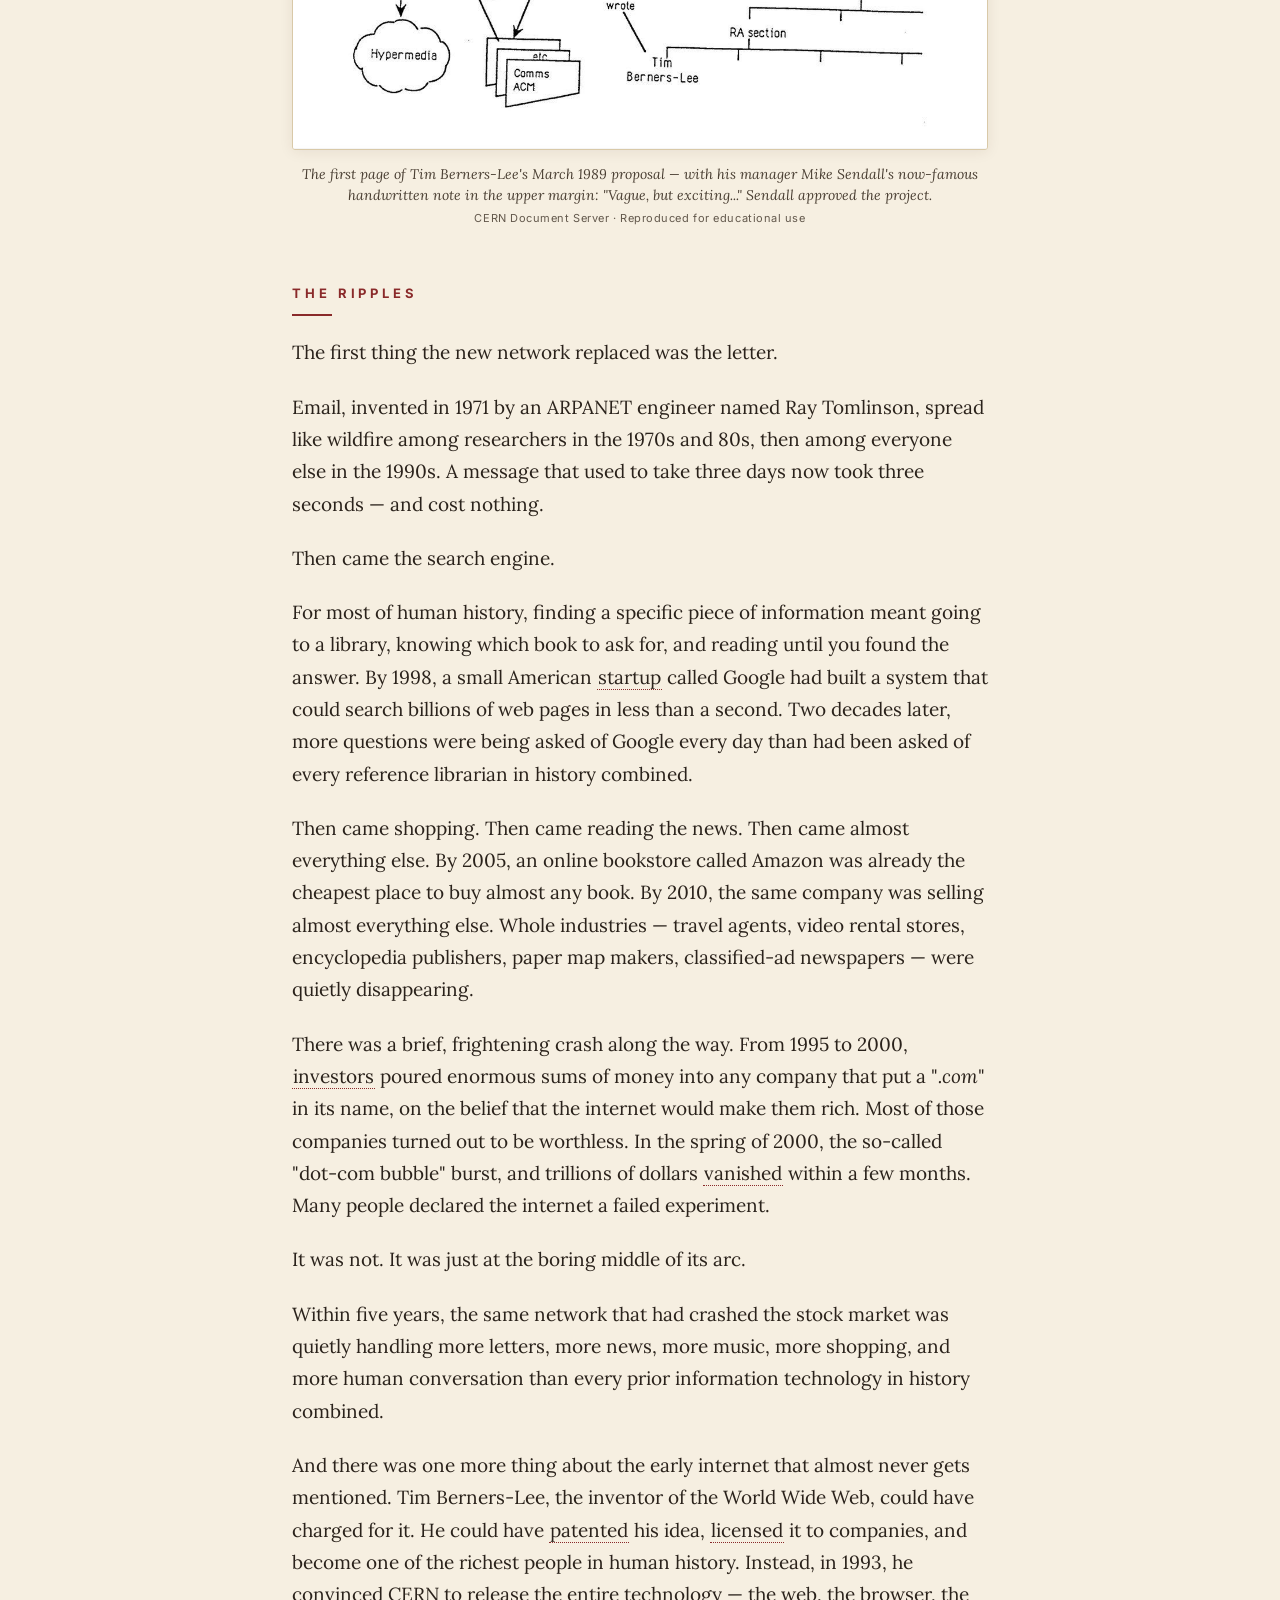
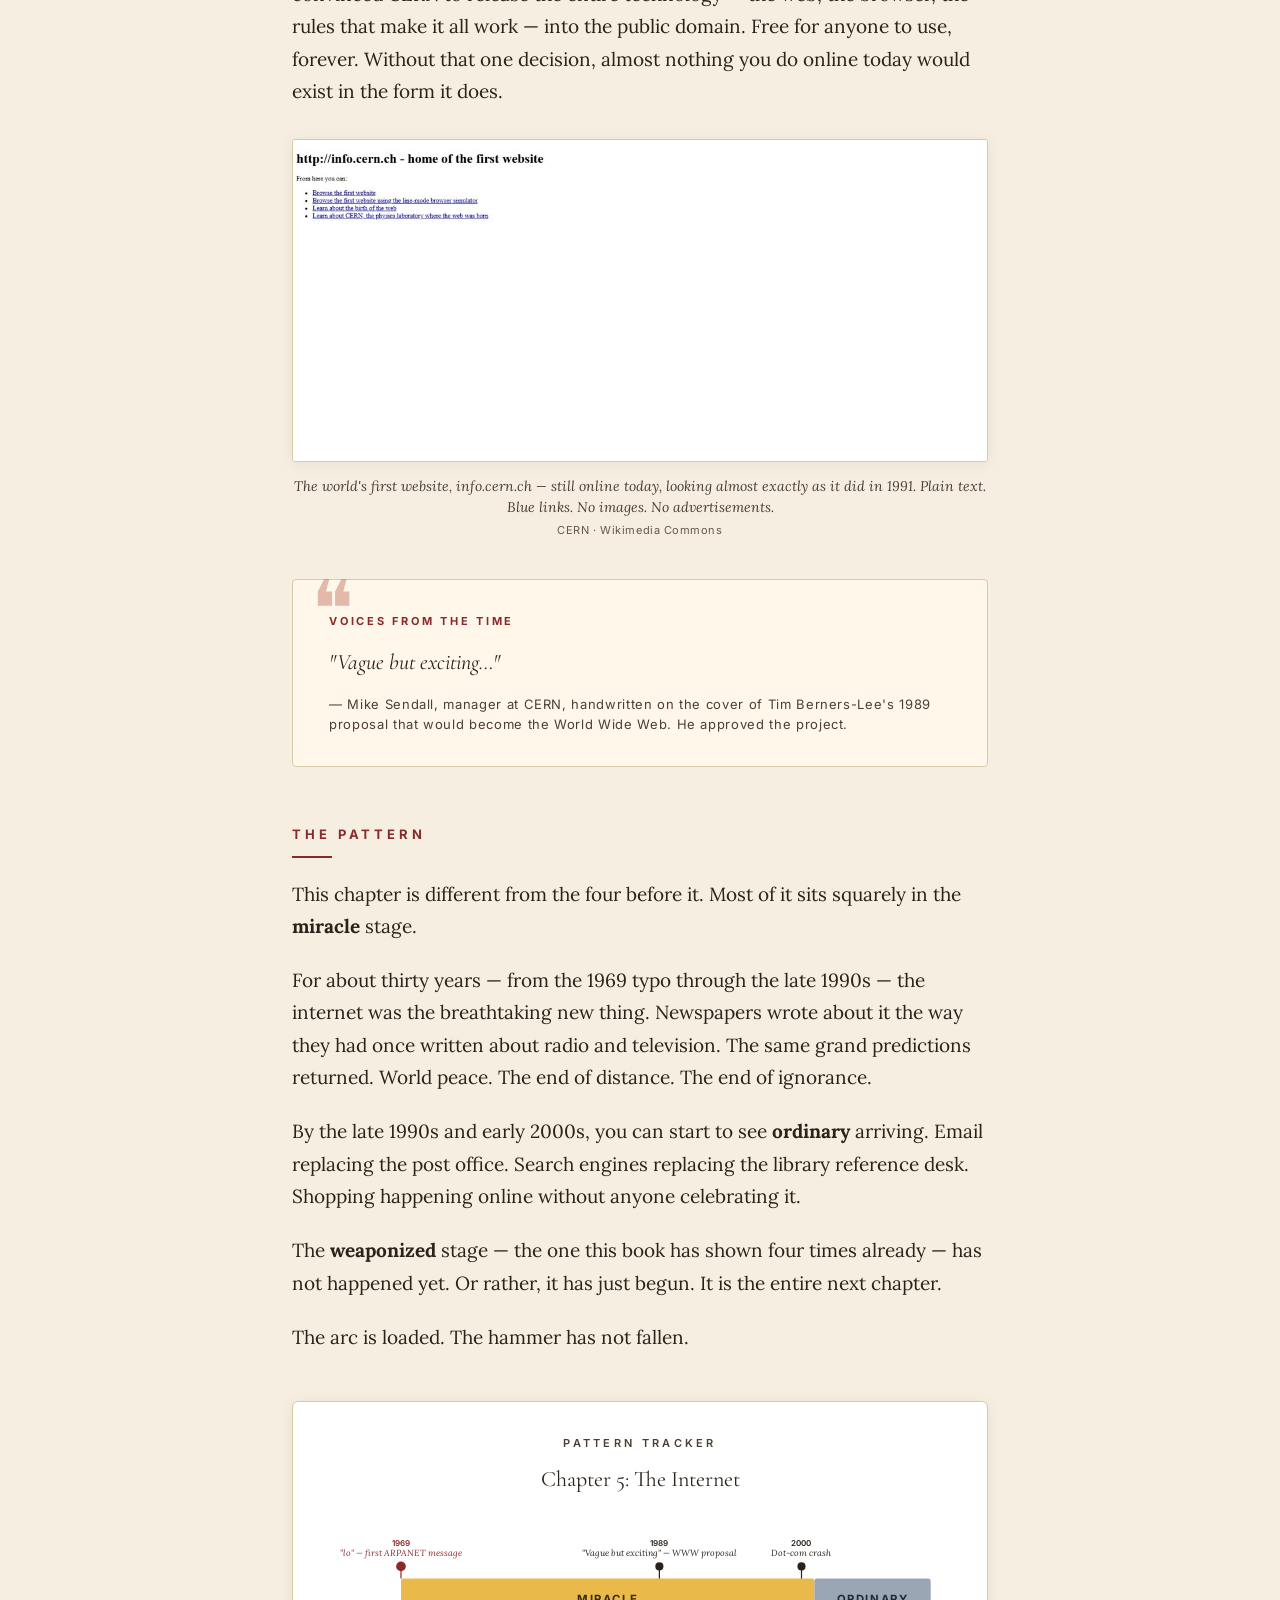
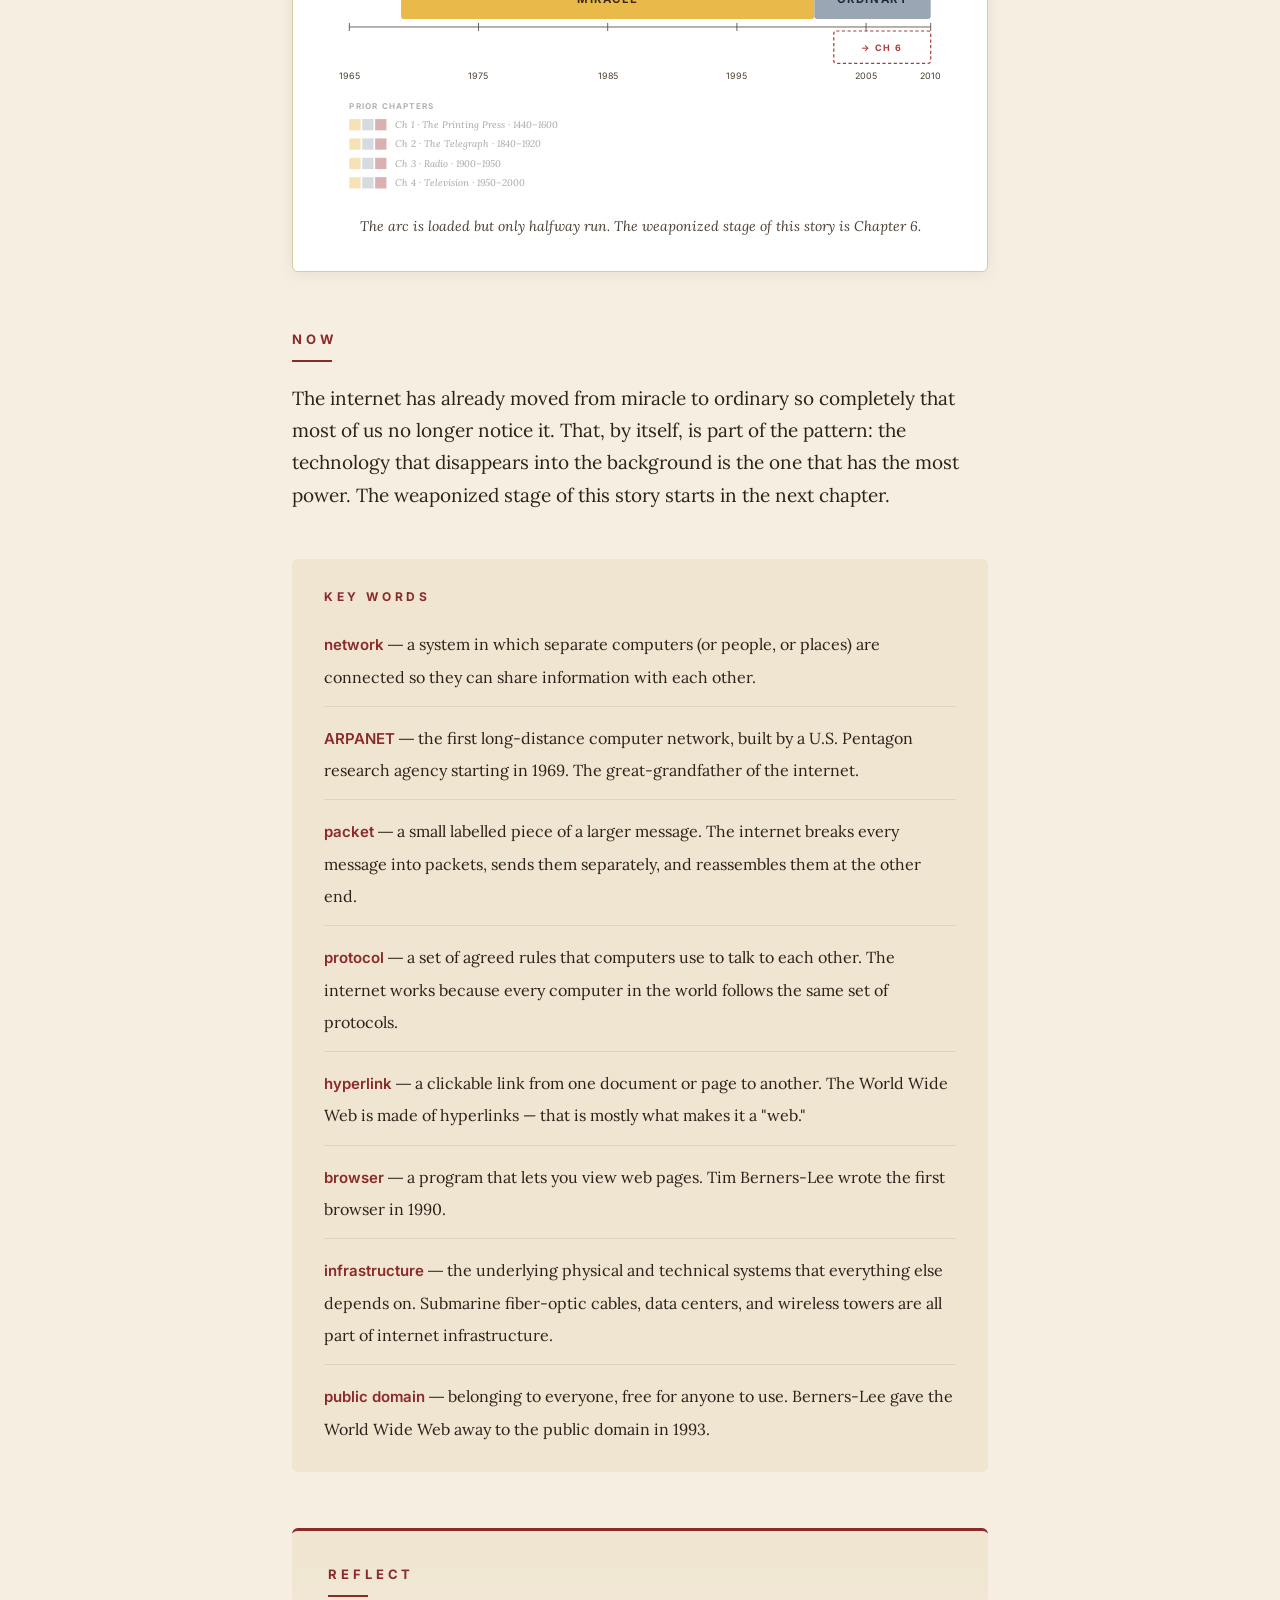
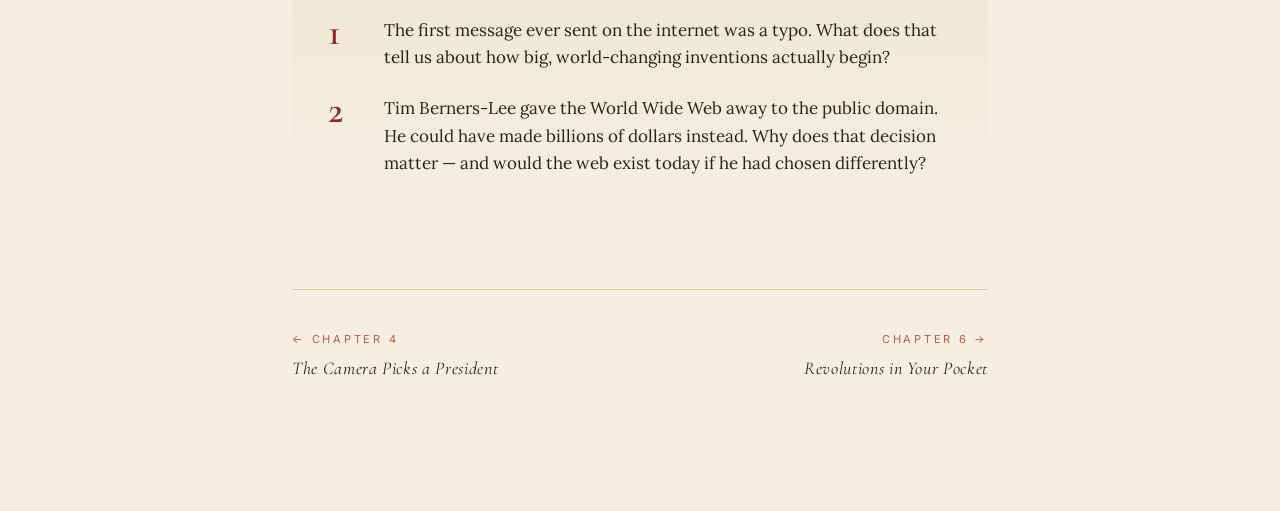
<file: 05-internet.html>
<!DOCTYPE html>
<html lang="en">
<head>
  <meta charset="UTF-8">
  <meta name="viewport" content="width=device-width, initial-scale=1.0">
  <title>Chapter 5 — The Typo Heard Round the World | How Information Changed the World</title>
  <link rel="preconnect" href="https://fonts.googleapis.com">
  <link rel="preconnect" href="https://fonts.gstatic.com" crossorigin>
  <link href="https://fonts.googleapis.com/css2?family=Cormorant+Garamond:wght@400;500;600;700&family=Inter:wght@400;500;600;700&family=Lora:ital,wght@0,400;0,500;0,600;1,400;1,500&display=swap" rel="stylesheet">
  <link rel="stylesheet" href="styles/textbook.css">
</head>
<body>

<article>

  <nav class="top-nav">
    <a href="index.html">← Contents</a>
  </nav>

  <header class="chapter-header">
    <p class="series">How Information Changed the World</p>
    <p class="chapter-num">Chapter Five</p>
    <h1>The Typo Heard Round the World</h1>
    <p class="subtitle">The Internet · 1969–2000s</p>
  </header>

  <!-- THE MOMENT -->
  <section class="moment">
    <h2>The Moment</h2>
    <p>It is 10:30 at night on October 29, 1969. In a basement laboratory at UCLA — the University of California, Los Angeles — a 21-year-old graduate student named Charley Kline sits at a clunky military-green terminal connected to a refrigerator-sized computer.</p>

    <p>A thousand miles away, at the Stanford Research Institute in northern California, another graduate student is sitting at another terminal connected to another computer.</p>

    <p>The two computers are linked through a single new long-distance wire connection — one of the first digital networks ever built. The U.S. government has been quietly paying for the research, mostly because the Pentagon wants a communications system that could survive a nuclear attack.</p>

    <p>Tonight, the new network is going to be tested. Live. With a single word.</p>

    <p>Kline's job is simple. He has to <em>log in</em> to the Stanford computer from his terminal in Los Angeles. To do that, he has to type the word LOGIN. If the system is working, the Stanford computer should accept the word and respond.</p>

    <p>He types <strong>L</strong>. The Stanford machine <span class="vocab" data-def="shows that it has noticed or received something.">acknowledges</span> it.</p>

    <p>He types <strong>O</strong>. The Stanford machine acknowledges it.</p>

    <p>He types <strong>G</strong>.</p>

    <p>The Stanford machine crashes.</p>

    <p class="nailed">The first message ever sent on the internet was the word "lo."</p>

    <p>The two students get the system running again about an hour later, and the full word LOGIN goes through. But Kline has already written the first attempt down in his lab notebook — and the lab still has the notebook. It survives today in a UCLA <span class="vocab" data-def="a place where old documents or recordings are kept safely.">archive</span>. You can find a photo of the page online and read it for yourself.</p>

    <p>A massive invention — the one that would eventually carry most of human communication — began with a typo and a crash.</p>
  </section>

  <!-- IMAGE 1 -->
  <figure class="image">
    <img src="images/ch5-01-kline-imp-log.jpg" alt="A scan of a handwritten IMP log notebook page from October 29, 1969. The handwriting in pencil reads, among other entries: 'talked to SRI Host to Host,' followed by the time '22 30'.">
    <figcaption>
      The UCLA IMP log notebook page for the night of 29 October 1969. Bottom entry: "talked to SRI host to host" — the first time one computer had ever spoken to another across a network. Time: 22:30.
      <span class="credit">UCLA Kleinrock Center for Internet Studies · Wikimedia Commons</span>
    </figcaption>
  </figure>

  <!-- BEFORE -->
  <section>
    <h2>Before</h2>
    <p>Until that 1969 night, every computer in the world was an island.</p>

    <p>A computer at a university could do incredible mathematics in seconds. The same computer, ten feet away from another computer, had no way to share that mathematics. If you wanted the answer on the other machine, you wrote it down on paper, walked it across the room, and typed it in yourself.</p>

    <p>This was true everywhere. The room-sized computers at one American university could not talk to the room-sized computers at another. The computer in your bank could not talk to the computer at the airline you wanted to fly with. Even when computers were in the same building, on the same floor, they were strangers to one another.</p>

    <p>A <strong>network</strong> — a system in which any computer could send a message to any other computer, anywhere — sounded, in 1969, like science fiction. A small group of researchers, funded by a Pentagon agency called <strong>ARPA</strong>, decided to try to build one anyway. They called the experiment <strong>ARPANET</strong>. It is the great-grandfather of every connection you make online today.</p>
  </section>

  <!-- THE TECH -->
  <section>
    <h2>The Tech</h2>
    <p>The new network worked in a strange and clever way, very different from the telegraph or the radio.</p>

    <p>A traditional telephone call worked by opening a single <span class="vocab" data-def="set aside for one specific purpose only.">dedicated</span> wire path between caller and listener for the whole call. The new network did not work like that.</p>

    <p>Instead, the engineers behind ARPANET broke every message into small pieces called <strong>packets</strong>. Each packet was labelled with its <span class="vocab" data-def="the place something is being sent or going to.">destination</span> and a number. The packets were then thrown into the network and allowed to find their own way through whatever wires were currently working, hopping from one computer to the next like parcels in a postal system. At the destination, the packets were <span class="vocab" data-def="put back together after being taken apart.">reassembled</span> into the original message in the right order.</p>

    <p>This is called <em>packet switching</em>. It is still the heart of how every email, web page, video call, and online game in the world works.</p>

    <p>The next big step came twenty years later, in 1989, when a quiet British physicist named Tim Berners-Lee, working at CERN — Europe's giant physics laboratory in Switzerland — wrote a 20-page <span class="vocab" data-def="a written plan suggesting an idea to be considered.">proposal</span> called <em>Information Management: A Proposal</em>. His boss famously scribbled on the cover: "<span class="vocab" data-def="not clear or exact.">Vague</span> but exciting."</p>

    <p>The proposal described a system in which any document on any networked computer could link, with a single click, to any other document anywhere else. Berners-Lee called it the <strong>World Wide Web</strong>. By the end of 1990, he had built the first <strong>browser</strong> — the program that lets you view a web page. By August 1991, the first website was online. By 1993, anyone with a phone line and a modem could load a page. Within a decade, the web had changed almost everything about how humans found, shared, and stored information.</p>
  </section>

  <!-- IMAGE 2 -->
  <figure class="image">
    <img src="images/ch5-02-www-proposal-cover.jpg" alt="The typed first page of Tim Berners-Lee's 1989 World Wide Web proposal, with the title 'Information Management: A Proposal.' A handwritten green-pen note in the upper margin reads, 'Vague, but exciting...'">
    <figcaption>
      The first page of Tim Berners-Lee's March 1989 proposal — with his manager Mike Sendall's now-famous handwritten note in the upper margin: "Vague, but exciting..." Sendall approved the project.
      <span class="credit">CERN Document Server · Reproduced for educational use</span>
    </figcaption>
  </figure>

  <!-- THE RIPPLES -->
  <section>
    <h2>The Ripples</h2>
    <p>The first thing the new network replaced was the letter.</p>

    <p>Email, invented in 1971 by an ARPANET engineer named Ray Tomlinson, spread like wildfire among researchers in the 1970s and 80s, then among everyone else in the 1990s. A message that used to take three days now took three seconds — and cost nothing.</p>

    <p>Then came the search engine.</p>

    <p>For most of human history, finding a specific piece of information meant going to a library, knowing which book to ask for, and reading until you found the answer. By 1998, a small American <span class="vocab" data-def="a small new company, usually in technology.">startup</span> called Google had built a system that could search billions of web pages in less than a second. Two decades later, more questions were being asked of Google every day than had been asked of every reference librarian in history combined.</p>

    <p>Then came shopping. Then came reading the news. Then came almost everything else. By 2005, an online bookstore called Amazon was already the cheapest place to buy almost any book. By 2010, the same company was selling almost everything else. Whole industries — travel agents, video rental stores, encyclopedia publishers, paper map makers, classified-ad newspapers — were quietly disappearing.</p>

    <p>There was a brief, frightening crash along the way. From 1995 to 2000, <span class="vocab" data-def="people who put money into a company hoping to earn more back.">investors</span> poured enormous sums of money into any company that put a "<em>.com</em>" in its name, on the belief that the internet would make them rich. Most of those companies turned out to be worthless. In the spring of 2000, the so-called "dot-com bubble" burst, and trillions of dollars <span class="vocab" data-def="disappeared, often suddenly.">vanished</span> within a few months. Many people declared the internet a failed experiment.</p>

    <p>It was not. It was just at the boring middle of its arc.</p>

    <p>Within five years, the same network that had crashed the stock market was quietly handling more letters, more news, more music, more shopping, and more human conversation than every prior information technology in history combined.</p>

    <p>And there was one more thing about the early internet that almost never gets mentioned. Tim Berners-Lee, the inventor of the World Wide Web, could have charged for it. He could have <span class="vocab" data-def="got the legal right to be the only one allowed to make or sell an invention.">patented</span> his idea, <span class="vocab" data-def="given (or received) official permission to use something, often for money.">licensed</span> it to companies, and become one of the richest people in human history. Instead, in 1993, he convinced CERN to release the entire technology — the web, the browser, the rules that make it all work — into the public domain. Free for anyone to use, forever. Without that one decision, almost nothing you do online today would exist in the form it does.</p>
  </section>

  <!-- IMAGE 3 -->
  <figure class="image">
    <img src="images/ch5-03-first-website.jpg" alt="A screenshot of the world's first website at info.cern.ch. Plain black text on a white background, with blue underlined links, listing topics like 'World Wide Web,' 'What's out there?' and 'Help.' No images, no styling, no advertisements.">
    <figcaption>
      The world's first website, info.cern.ch — still online today, looking almost exactly as it did in 1991. Plain text. Blue links. No images. No advertisements.
      <span class="credit">CERN · Wikimedia Commons</span>
    </figcaption>
  </figure>

  <!-- VOICES FROM THE TIME -->
  <aside class="voices">
    <p class="label">Voices from the Time</p>
    <blockquote>
      "Vague but exciting…"
      <cite>— Mike Sendall, manager at CERN, handwritten on the cover of Tim Berners-Lee's 1989 proposal that would become the World Wide Web. He approved the project.</cite>
    </blockquote>
  </aside>

  <!-- THE PATTERN -->
  <section>
    <h2>The Pattern</h2>
    <p>This chapter is different from the four before it. Most of it sits squarely in the <strong>miracle</strong> stage.</p>

    <p>For about thirty years — from the 1969 typo through the late 1990s — the internet was the breathtaking new thing. Newspapers wrote about it the way they had once written about radio and television. The same grand predictions returned. World peace. The end of distance. The end of ignorance.</p>

    <p>By the late 1990s and early 2000s, you can start to see <strong>ordinary</strong> arriving. Email replacing the post office. Search engines replacing the library reference desk. Shopping happening online without anyone celebrating it.</p>

    <p>The <strong>weaponized</strong> stage — the one this book has shown four times already — has not happened yet. Or rather, it has just begun. It is the entire next chapter.</p>

    <p>The arc is loaded. The hammer has not fallen.</p>
  </section>

  <!-- PATTERN TRACKER SVG -->
  <figure class="pattern-tracker">
    <p class="label">Pattern Tracker</p>
    <p class="title">Chapter 5: The Internet</p>

    <svg viewBox="0 0 800 340" xmlns="http://www.w3.org/2000/svg" role="img" aria-labelledby="ptTitle ptDesc">
      <title id="ptTitle">Internet Pattern Tracker</title>
      <desc id="ptDesc">A horizontal timeline from 1965 to 2010 showing the internet still in its miracle and ordinary stages. The weaponized stage is shown only as a dashed outline, continued in Chapter 6.</desc>

      <!-- Stage bands — Ch 5 is mostly miracle, with ordinary just starting -->
      <rect x="104" y="70" width="512" height="50" fill="#e9b94a" rx="3"/>
      <rect x="616" y="70" width="144" height="50" fill="#9aa6b3" rx="3"/>

      <!-- Weaponized hint — dashed outline showing "to be continued" -->
      <rect x="640" y="135" width="120" height="40" fill="none" stroke="#a83c3c" stroke-width="1.5" stroke-dasharray="4,3" rx="3"/>
      <text x="700" y="160" text-anchor="middle" font-family="Inter, sans-serif" font-size="11" font-weight="700" fill="#a83c3c" letter-spacing="2">→ CH 6</text>

      <!-- Stage labels -->
      <text x="360" y="100" text-anchor="middle" font-family="Inter, sans-serif" font-size="14" font-weight="700" fill="#3a2a10" letter-spacing="2">MIRACLE</text>
      <text x="688" y="100" text-anchor="middle" font-family="Inter, sans-serif" font-size="14" font-weight="700" fill="#1f2a36" letter-spacing="2">ORDINARY</text>

      <!-- Timeline line -->
      <line x1="40" y1="130" x2="760" y2="130" stroke="#4a3f33" stroke-width="1"/>

      <!-- Tick marks every 10 years -->
      <g font-family="Inter, sans-serif" font-size="11" fill="#4a3f33">
        <line x1="40" y1="125" x2="40" y2="135" stroke="#4a3f33"/>
        <text x="40" y="195" text-anchor="middle">1965</text>

        <line x1="200" y1="125" x2="200" y2="135" stroke="#4a3f33"/>
        <text x="200" y="195" text-anchor="middle">1975</text>

        <line x1="360" y1="125" x2="360" y2="135" stroke="#4a3f33"/>
        <text x="360" y="195" text-anchor="middle">1985</text>

        <line x1="520" y1="125" x2="520" y2="135" stroke="#4a3f33"/>
        <text x="520" y="195" text-anchor="middle">1995</text>

        <line x1="680" y1="125" x2="680" y2="135" stroke="#4a3f33"/>
        <text x="680" y="195" text-anchor="middle">2005</text>

        <line x1="760" y1="125" x2="760" y2="135" stroke="#4a3f33"/>
        <text x="760" y="195" text-anchor="middle">2010</text>
      </g>

      <!-- Event markers -->
      <!-- 1969 "lo" — key inflection point (burgundy) -->
      <circle cx="104" cy="55" r="6" fill="#8a2a2a"/>
      <line x1="104" y1="55" x2="104" y2="70" stroke="#8a2a2a" stroke-width="1.5"/>
      <text x="104" y="42" text-anchor="middle" font-family="Lora, serif" font-size="11" font-style="italic" fill="#8a2a2a">"lo" — first ARPANET message</text>
      <text x="104" y="30" text-anchor="middle" font-family="Inter, sans-serif" font-size="10" font-weight="600" fill="#8a2a2a">1969</text>

      <!-- 1989 WWW proposal -->
      <circle cx="424" cy="55" r="5" fill="#2a221b"/>
      <line x1="424" y1="55" x2="424" y2="70" stroke="#2a221b" stroke-width="1.5"/>
      <text x="424" y="42" text-anchor="middle" font-family="Lora, serif" font-size="11" font-style="italic" fill="#2a221b">"Vague but exciting" — WWW proposal</text>
      <text x="424" y="30" text-anchor="middle" font-family="Inter, sans-serif" font-size="10" font-weight="600" fill="#2a221b">1989</text>

      <!-- 2000 Dot-com crash -->
      <circle cx="600" cy="55" r="5" fill="#2a221b"/>
      <line x1="600" y1="55" x2="600" y2="70" stroke="#2a221b" stroke-width="1.5"/>
      <text x="600" y="42" text-anchor="middle" font-family="Lora, serif" font-size="11" font-style="italic" fill="#2a221b">Dot-com crash</text>
      <text x="600" y="30" text-anchor="middle" font-family="Inter, sans-serif" font-size="10" font-weight="600" fill="#2a221b">2000</text>

      <!-- Prior chapters strip -->
      <g opacity="0.4">
        <text x="40" y="232" font-family="Inter, sans-serif" font-size="10" font-weight="700" fill="#4a3f33" letter-spacing="1.5">PRIOR CHAPTERS</text>

        <rect x="40" y="244" width="14" height="14" fill="#e9b94a"/>
        <rect x="56" y="244" width="14" height="14" fill="#9aa6b3"/>
        <rect x="72" y="244" width="14" height="14" fill="#a83c3c"/>
        <text x="96" y="255" font-family="Lora, serif" font-size="12" font-style="italic" fill="#2a221b">Ch 1 · The Printing Press · 1440–1600</text>

        <rect x="40" y="268" width="14" height="14" fill="#e9b94a"/>
        <rect x="56" y="268" width="14" height="14" fill="#9aa6b3"/>
        <rect x="72" y="268" width="14" height="14" fill="#a83c3c"/>
        <text x="96" y="279" font-family="Lora, serif" font-size="12" font-style="italic" fill="#2a221b">Ch 2 · The Telegraph · 1840–1920</text>

        <rect x="40" y="292" width="14" height="14" fill="#e9b94a"/>
        <rect x="56" y="292" width="14" height="14" fill="#9aa6b3"/>
        <rect x="72" y="292" width="14" height="14" fill="#a83c3c"/>
        <text x="96" y="303" font-family="Lora, serif" font-size="12" font-style="italic" fill="#2a221b">Ch 3 · Radio · 1900–1950</text>

        <rect x="40" y="316" width="14" height="14" fill="#e9b94a"/>
        <rect x="56" y="316" width="14" height="14" fill="#9aa6b3"/>
        <rect x="72" y="316" width="14" height="14" fill="#a83c3c"/>
        <text x="96" y="327" font-family="Lora, serif" font-size="12" font-style="italic" fill="#2a221b">Ch 4 · Television · 1950–2000</text>
      </g>
    </svg>

    <figcaption>The arc is loaded but only halfway run. The weaponized stage of this story is Chapter 6.</figcaption>
  </figure>

  <!-- NOW -->
  <section>
    <h2>Now</h2>
    <p>The internet has already moved from miracle to ordinary so completely that most of us no longer notice it. That, by itself, is part of the pattern: the technology that disappears into the background is the one that has the most power. The weaponized stage of this story starts in the next chapter.</p>
  </section>

  <!-- KEY WORDS -->
  <aside class="key-words">
    <h3>Key Words</h3>
    <dl>
      <div class="entry"><dt>network</dt><dd>a system in which separate computers (or people, or places) are connected so they can share information with each other.</dd></div>
      <div class="entry"><dt>ARPANET</dt><dd>the first long-distance computer network, built by a U.S. Pentagon research agency starting in 1969. The great-grandfather of the internet.</dd></div>
      <div class="entry"><dt>packet</dt><dd>a small labelled piece of a larger message. The internet breaks every message into packets, sends them separately, and reassembles them at the other end.</dd></div>
      <div class="entry"><dt>protocol</dt><dd>a set of agreed rules that computers use to talk to each other. The internet works because every computer in the world follows the same set of protocols.</dd></div>
      <div class="entry"><dt>hyperlink</dt><dd>a clickable link from one document or page to another. The World Wide Web is made of hyperlinks — that is mostly what makes it a "web."</dd></div>
      <div class="entry"><dt>browser</dt><dd>a program that lets you view web pages. Tim Berners-Lee wrote the first browser in 1990.</dd></div>
      <div class="entry"><dt>infrastructure</dt><dd>the underlying physical and technical systems that everything else depends on. Submarine fiber-optic cables, data centers, and wireless towers are all part of internet infrastructure.</dd></div>
      <div class="entry"><dt>public domain</dt><dd>belonging to everyone, free for anyone to use. Berners-Lee gave the World Wide Web away to the public domain in 1993.</dd></div>
    </dl>
  </aside>

  <!-- REFLECT -->
  <section class="reflect">
    <h2>Reflect</h2>
    <ol>
      <li>The first message ever sent on the internet was a typo. What does that tell us about how big, world-changing inventions actually begin?</li>
      <li>Tim Berners-Lee gave the World Wide Web away to the public domain. He could have made billions of dollars instead. Why does that decision matter — and would the web exist today if he had chosen differently?</li>
    </ol>
  </section>

  <!-- NAV -->
  <nav class="chapter-nav">
    <div class="prev">
      <a href="04-television.html">
        <span class="label">← Chapter 4</span>
        <span class="title">The Camera Picks a President</span>
      </a>
    </div>
    <div class="next">
      <a href="06-smartphones.html">
        <span class="label">Chapter 6 →</span>
        <span class="title">Revolutions in Your Pocket</span>
      </a>
    </div>
  </nav>

</article>

<script src="scripts/vocab.js"></script>
</body>
</html>
</file>
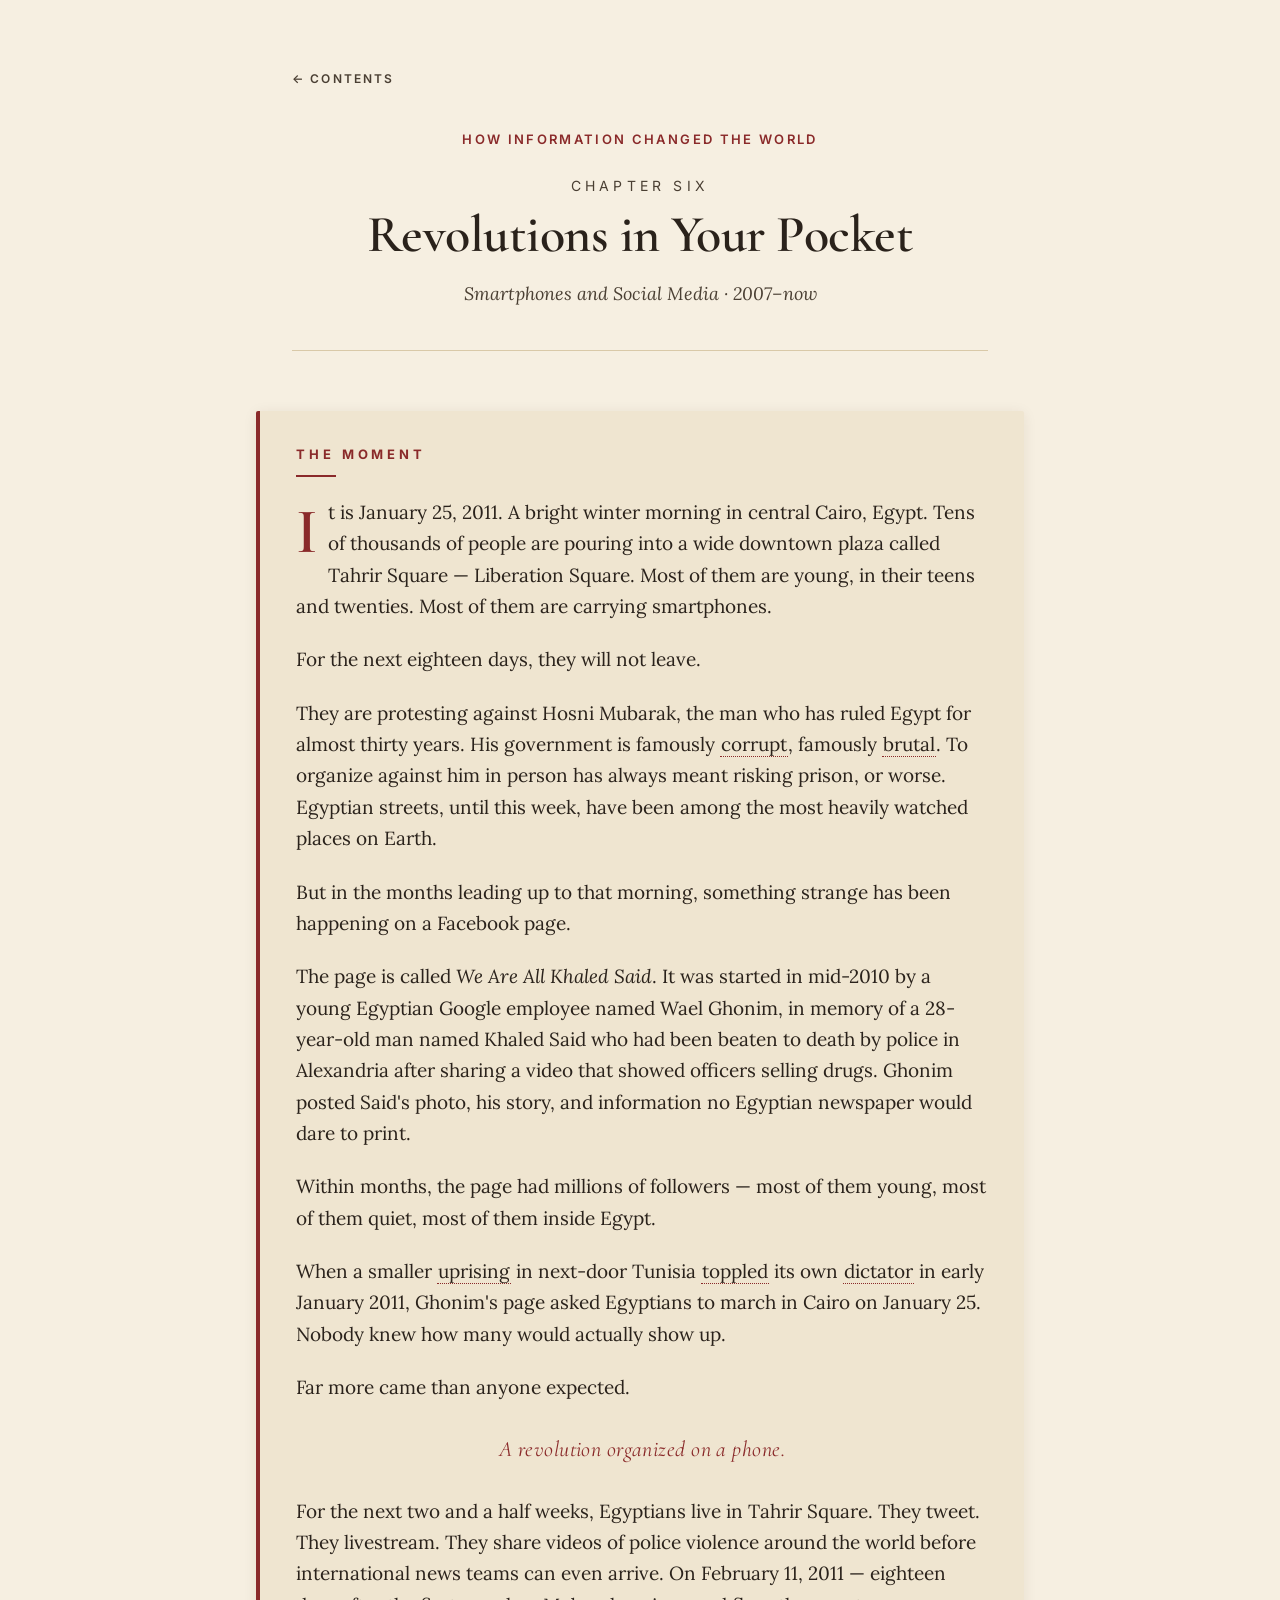
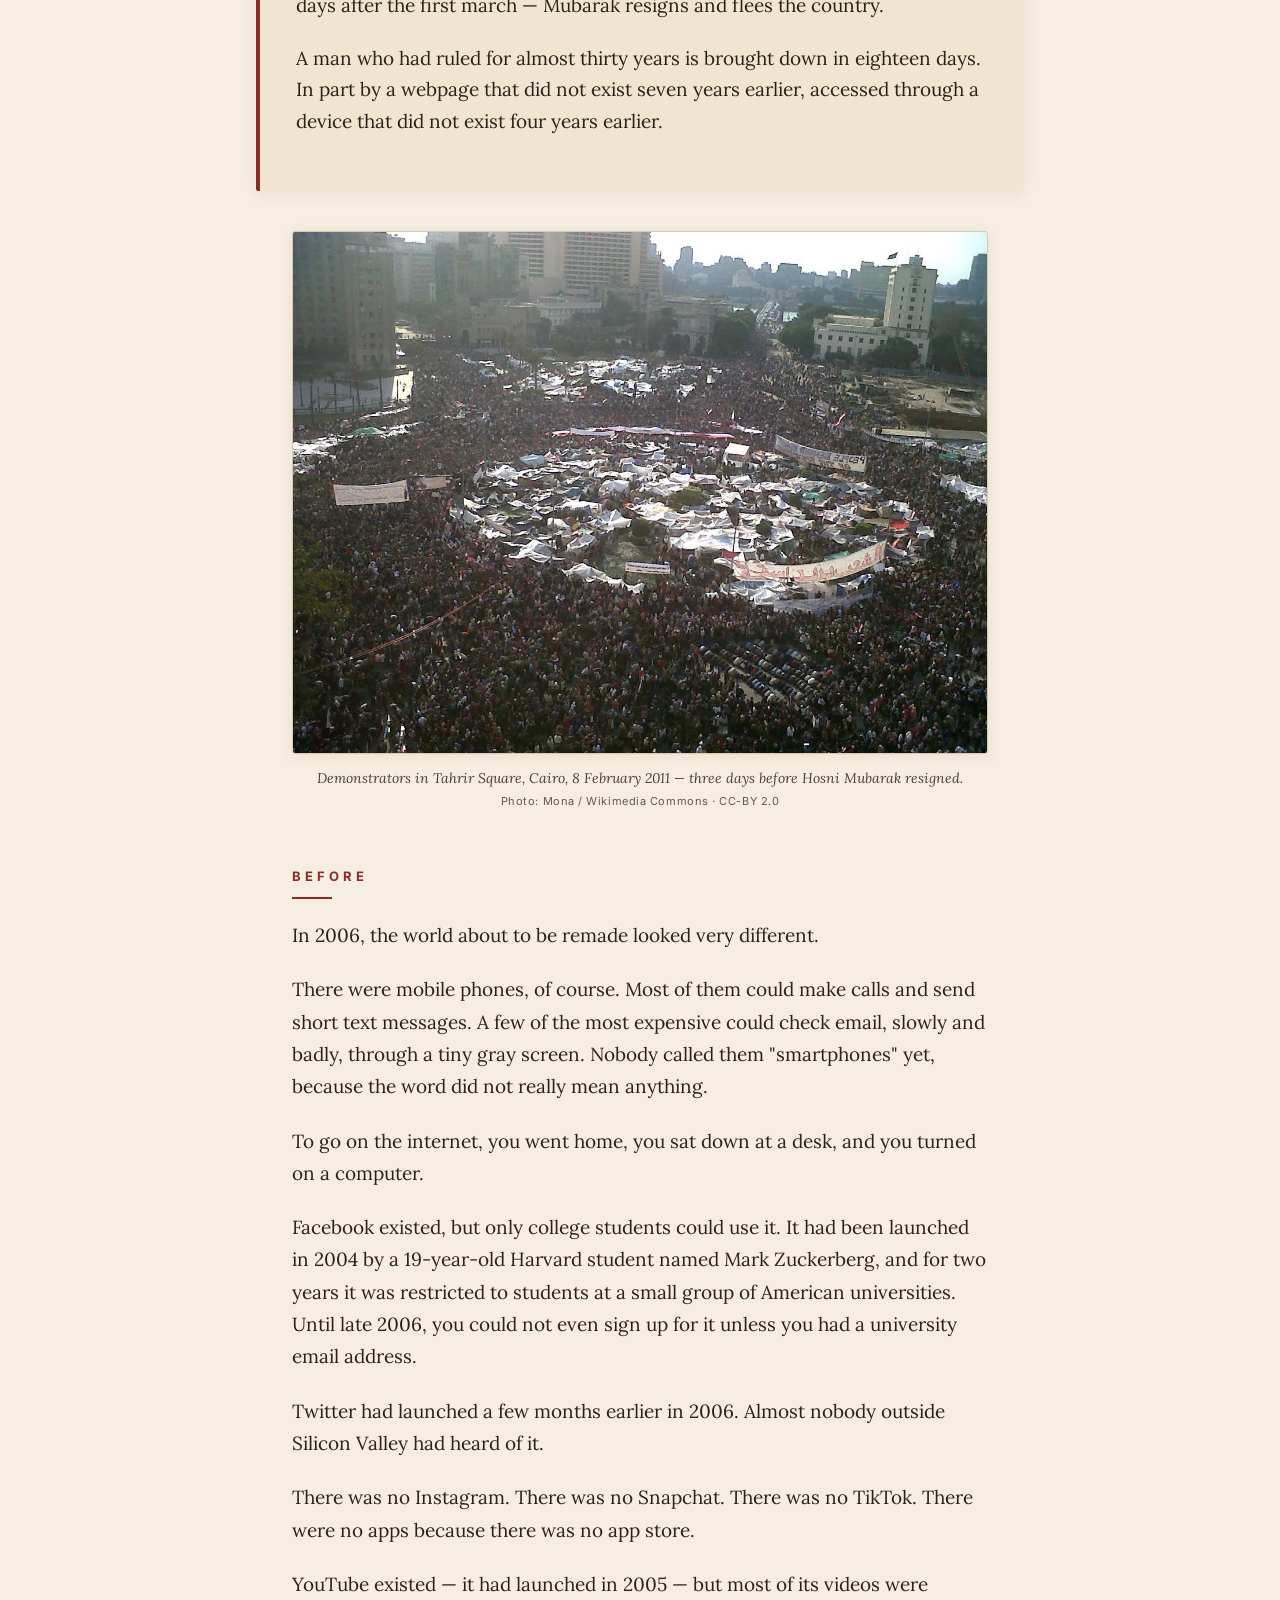
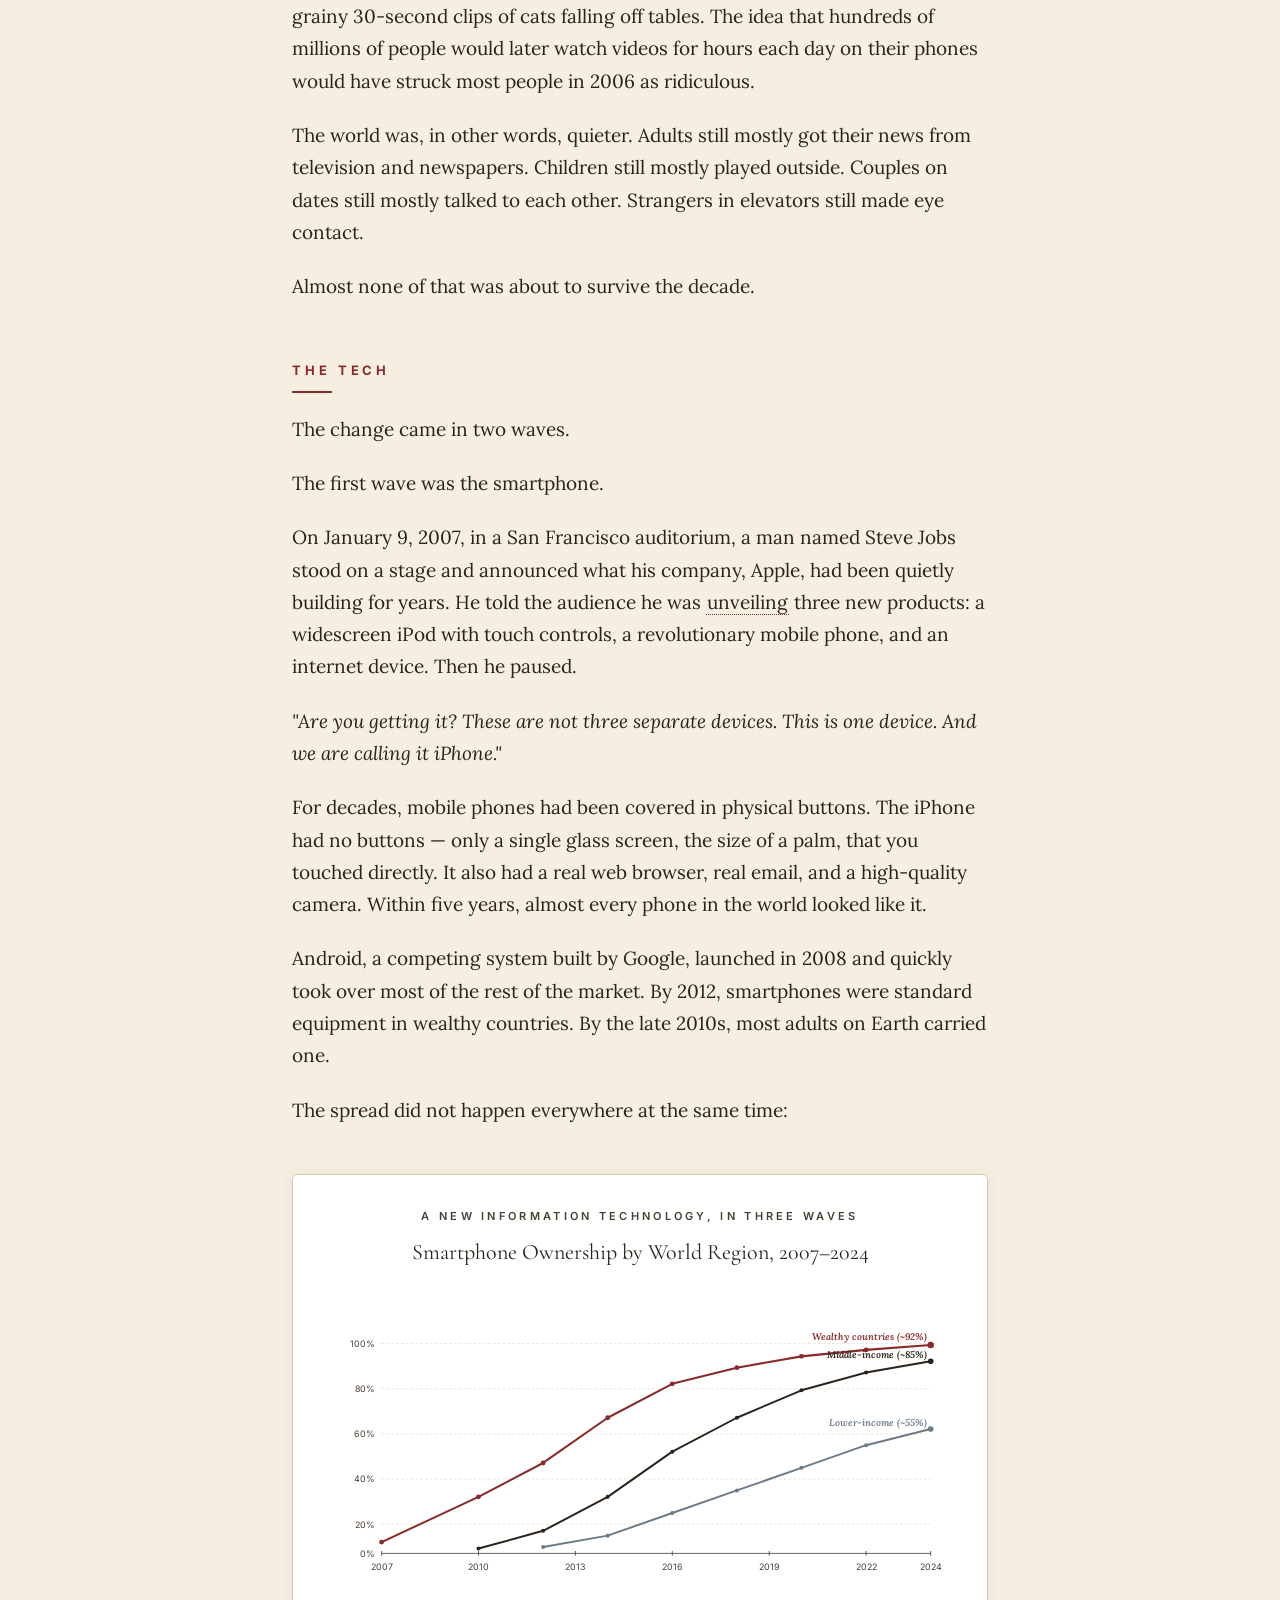
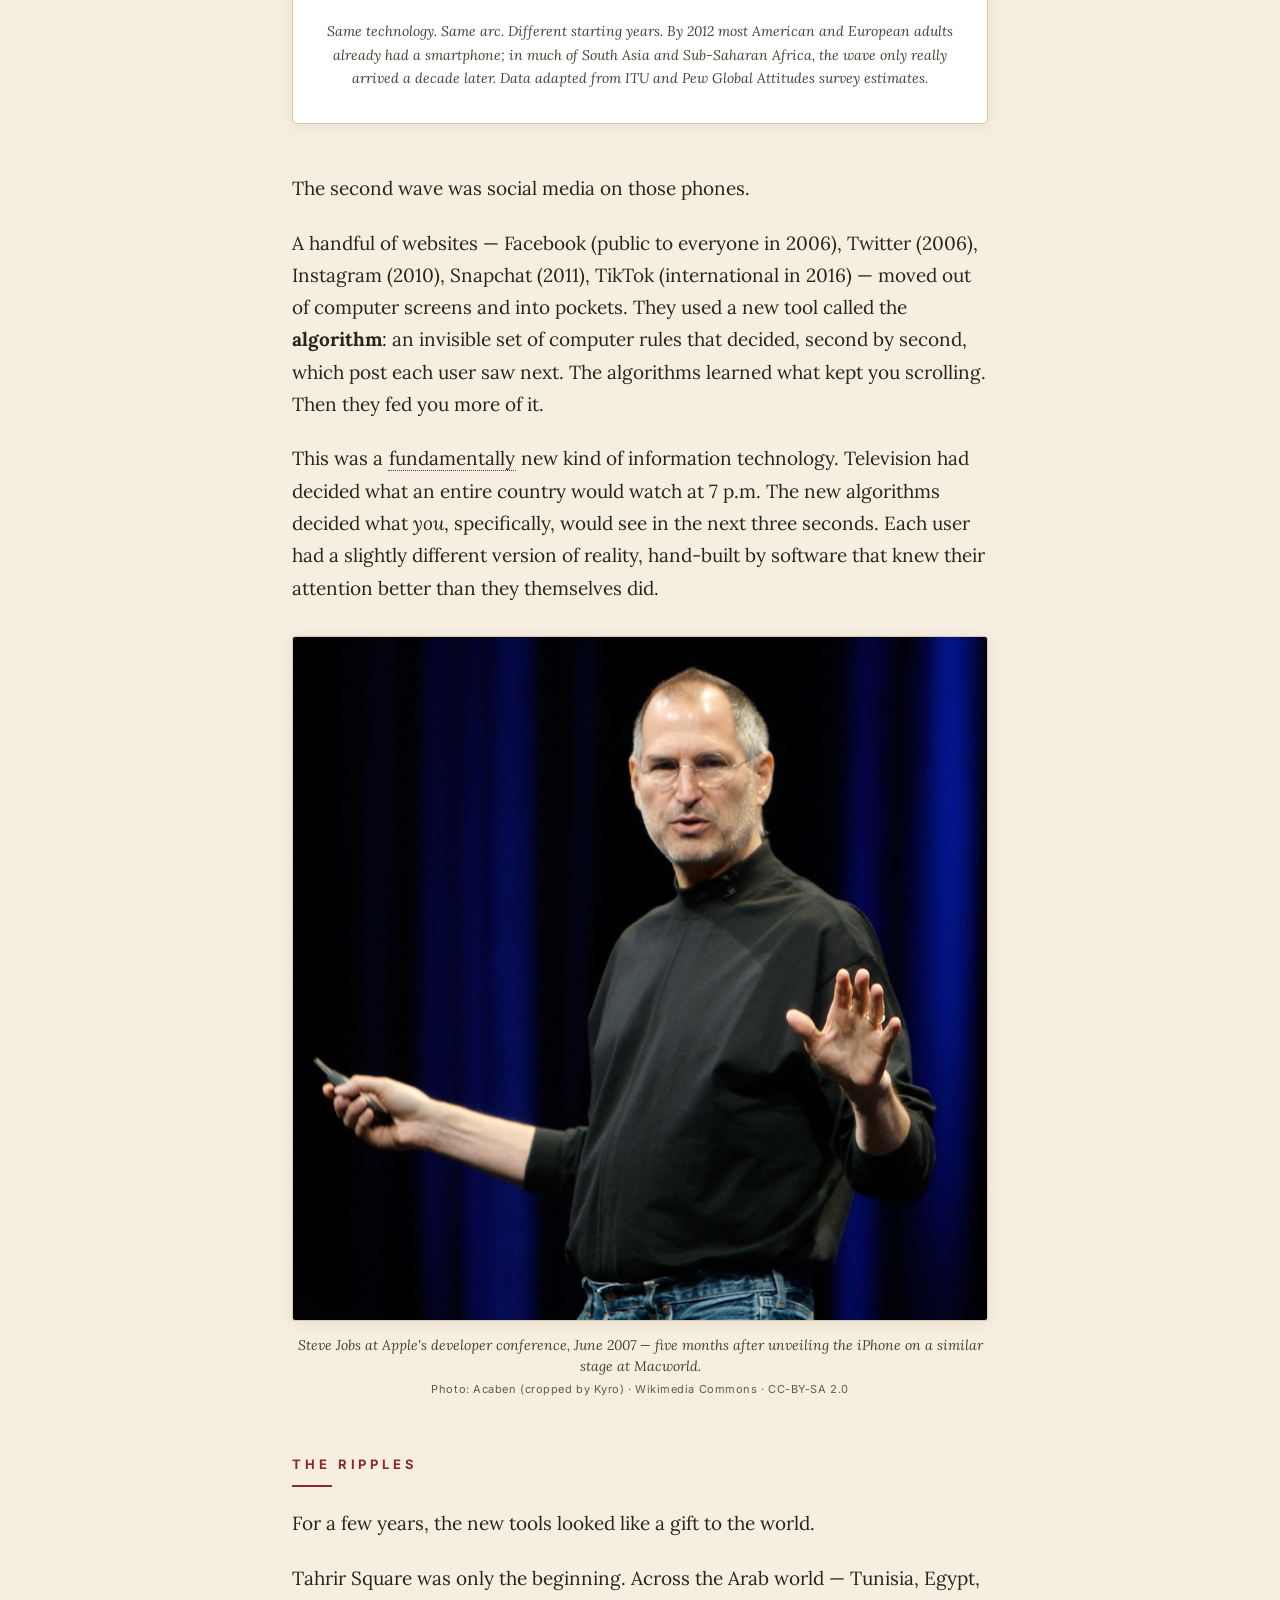
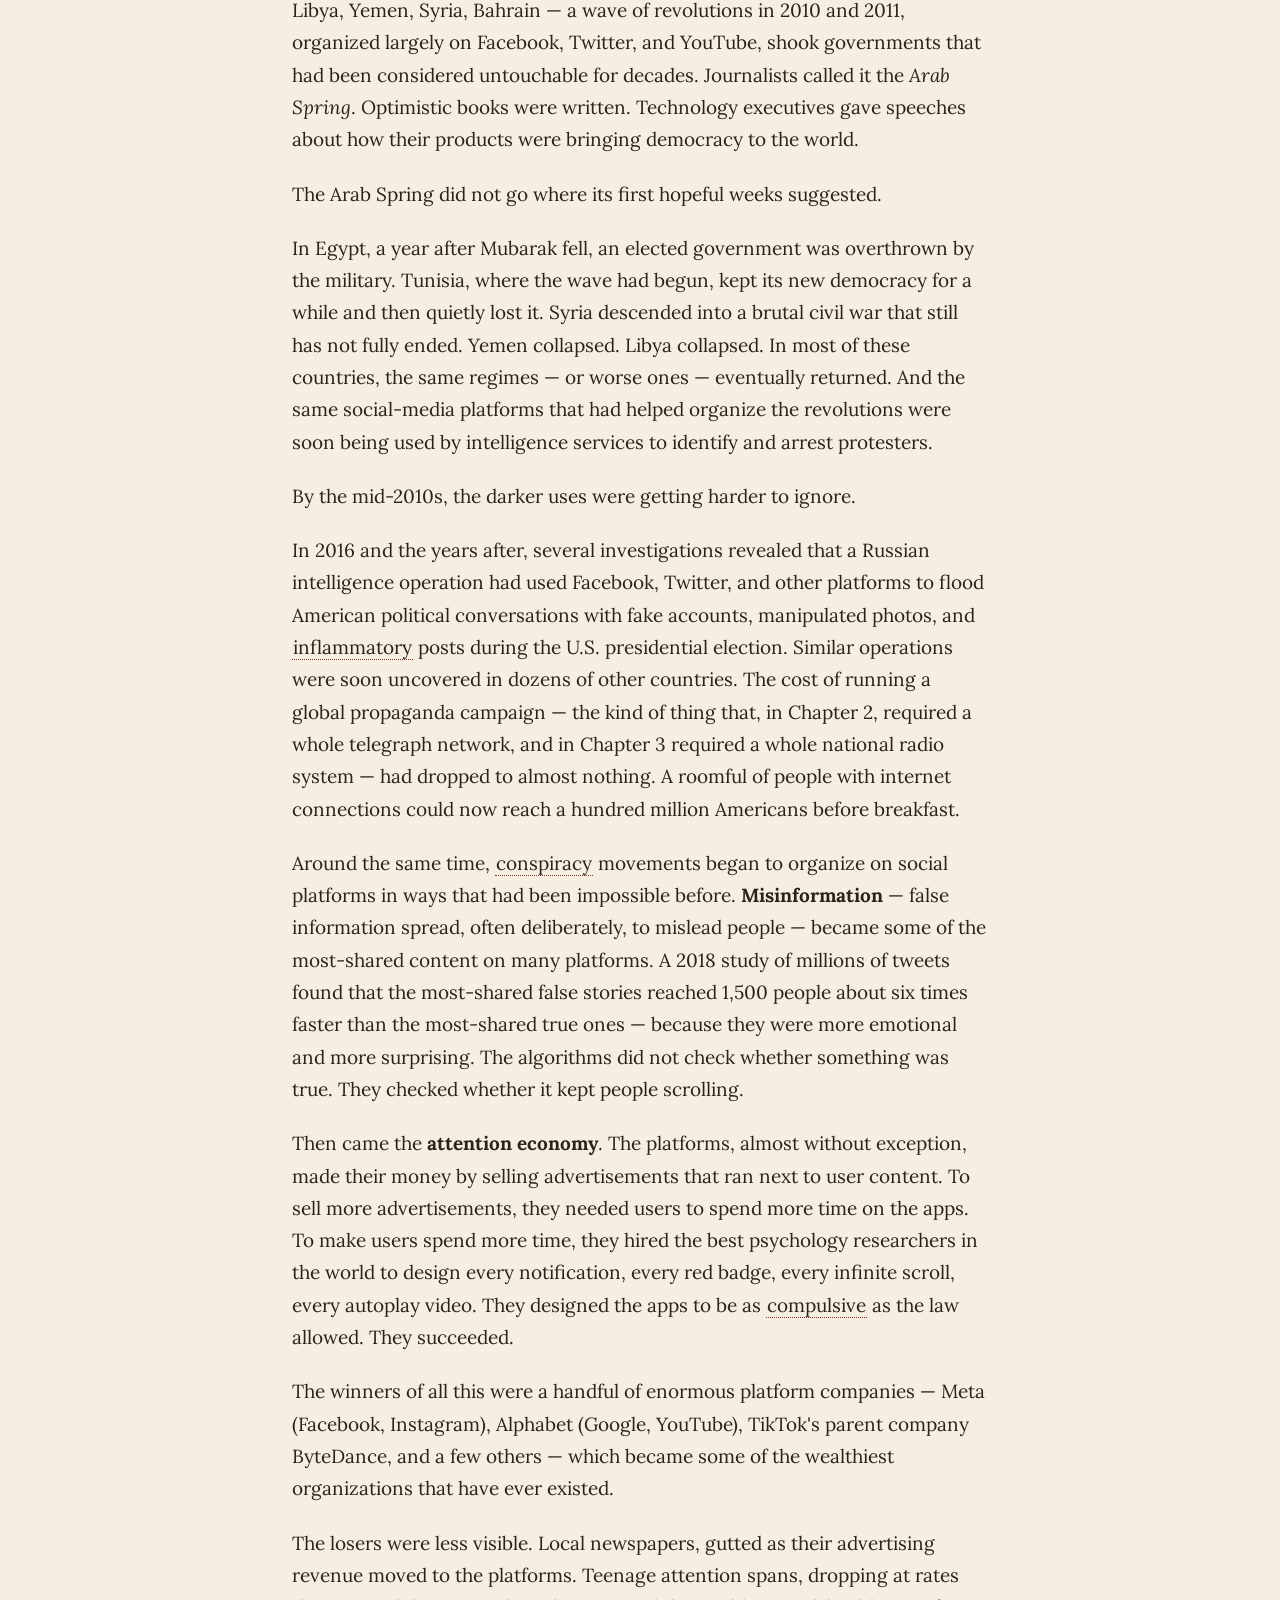
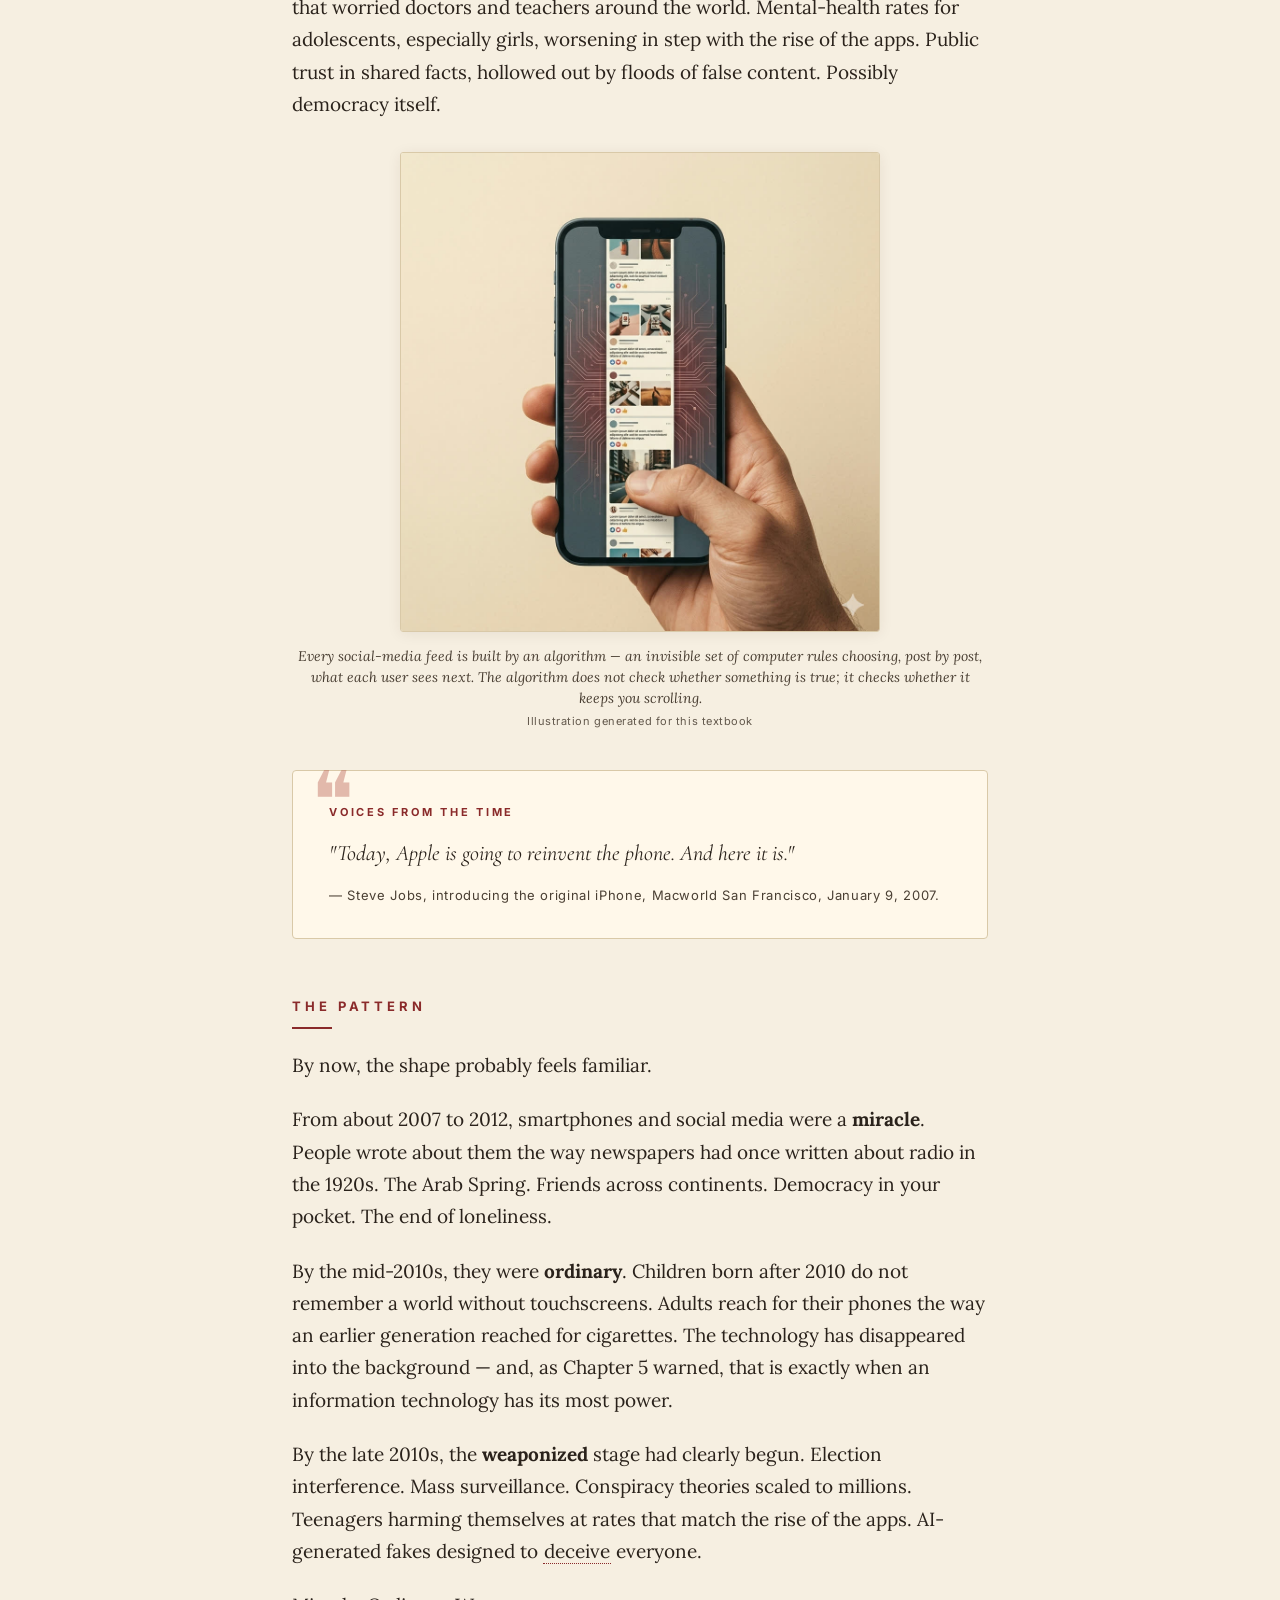
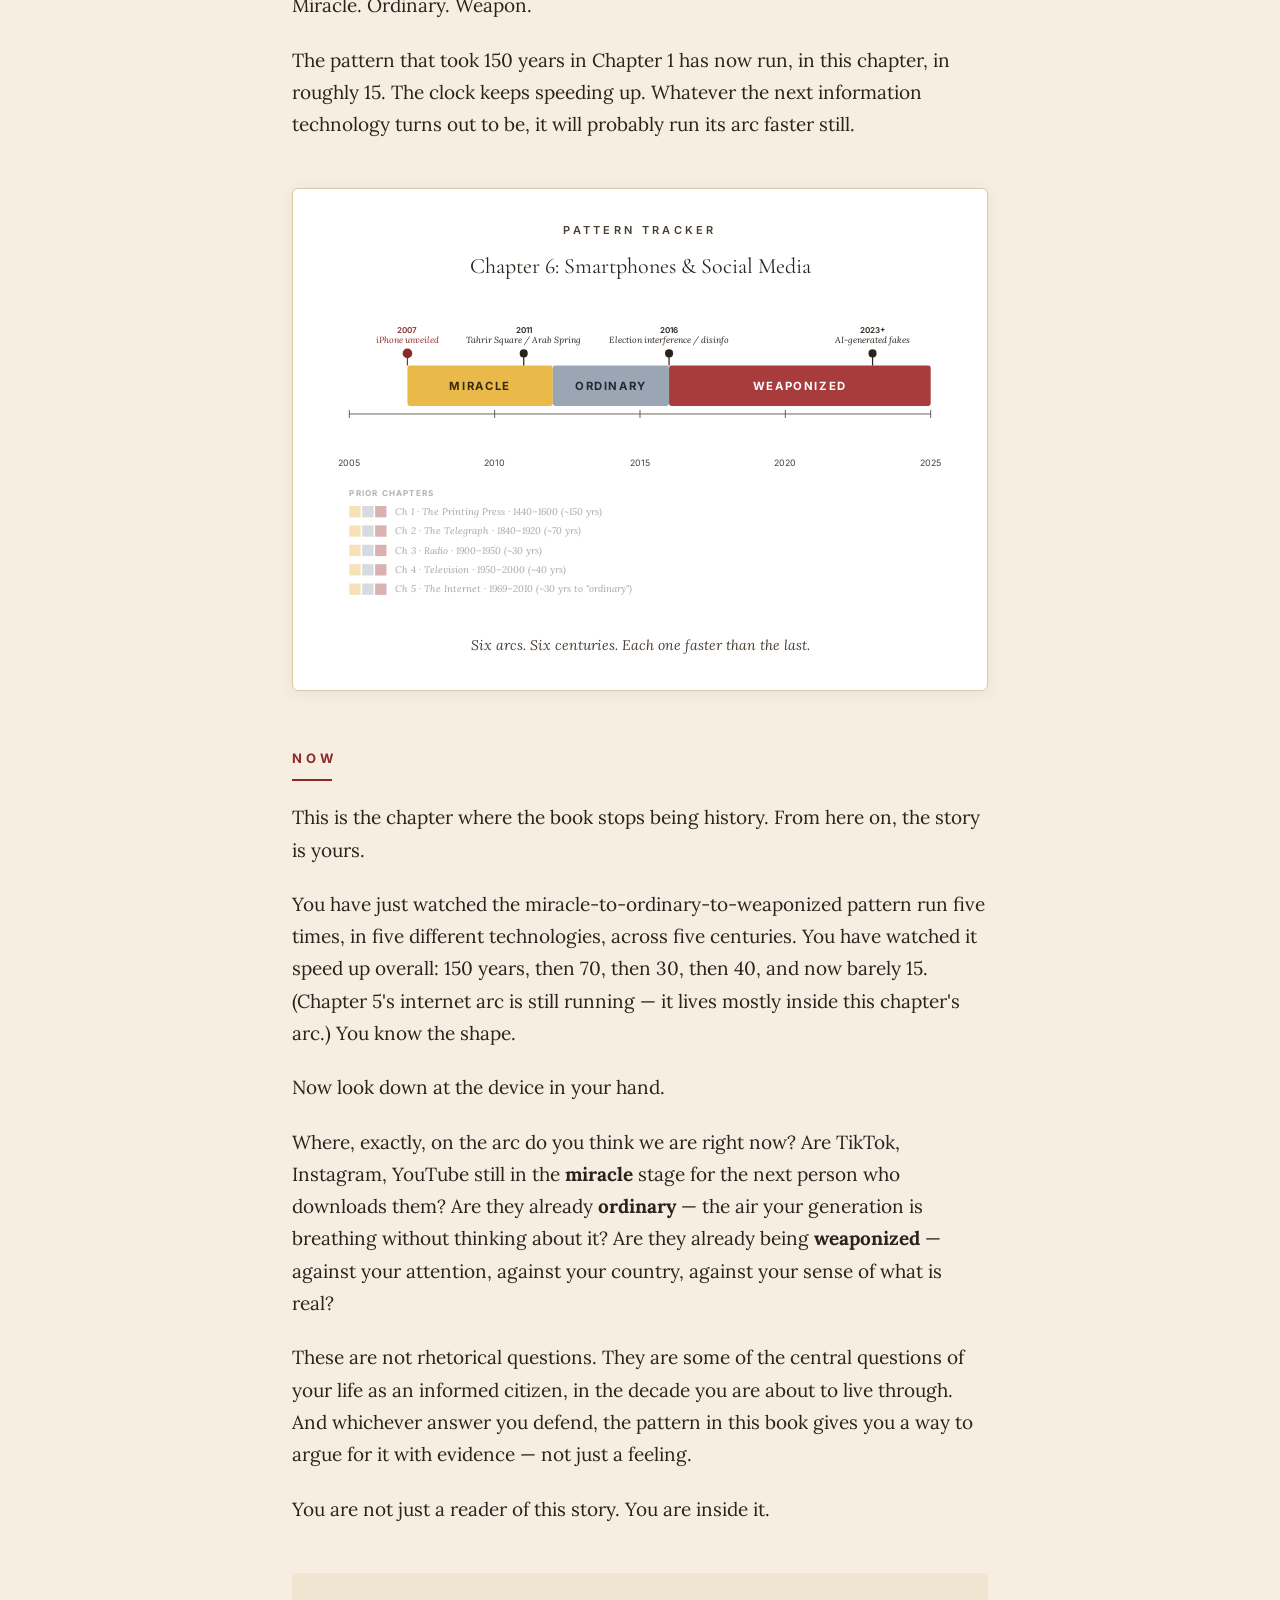
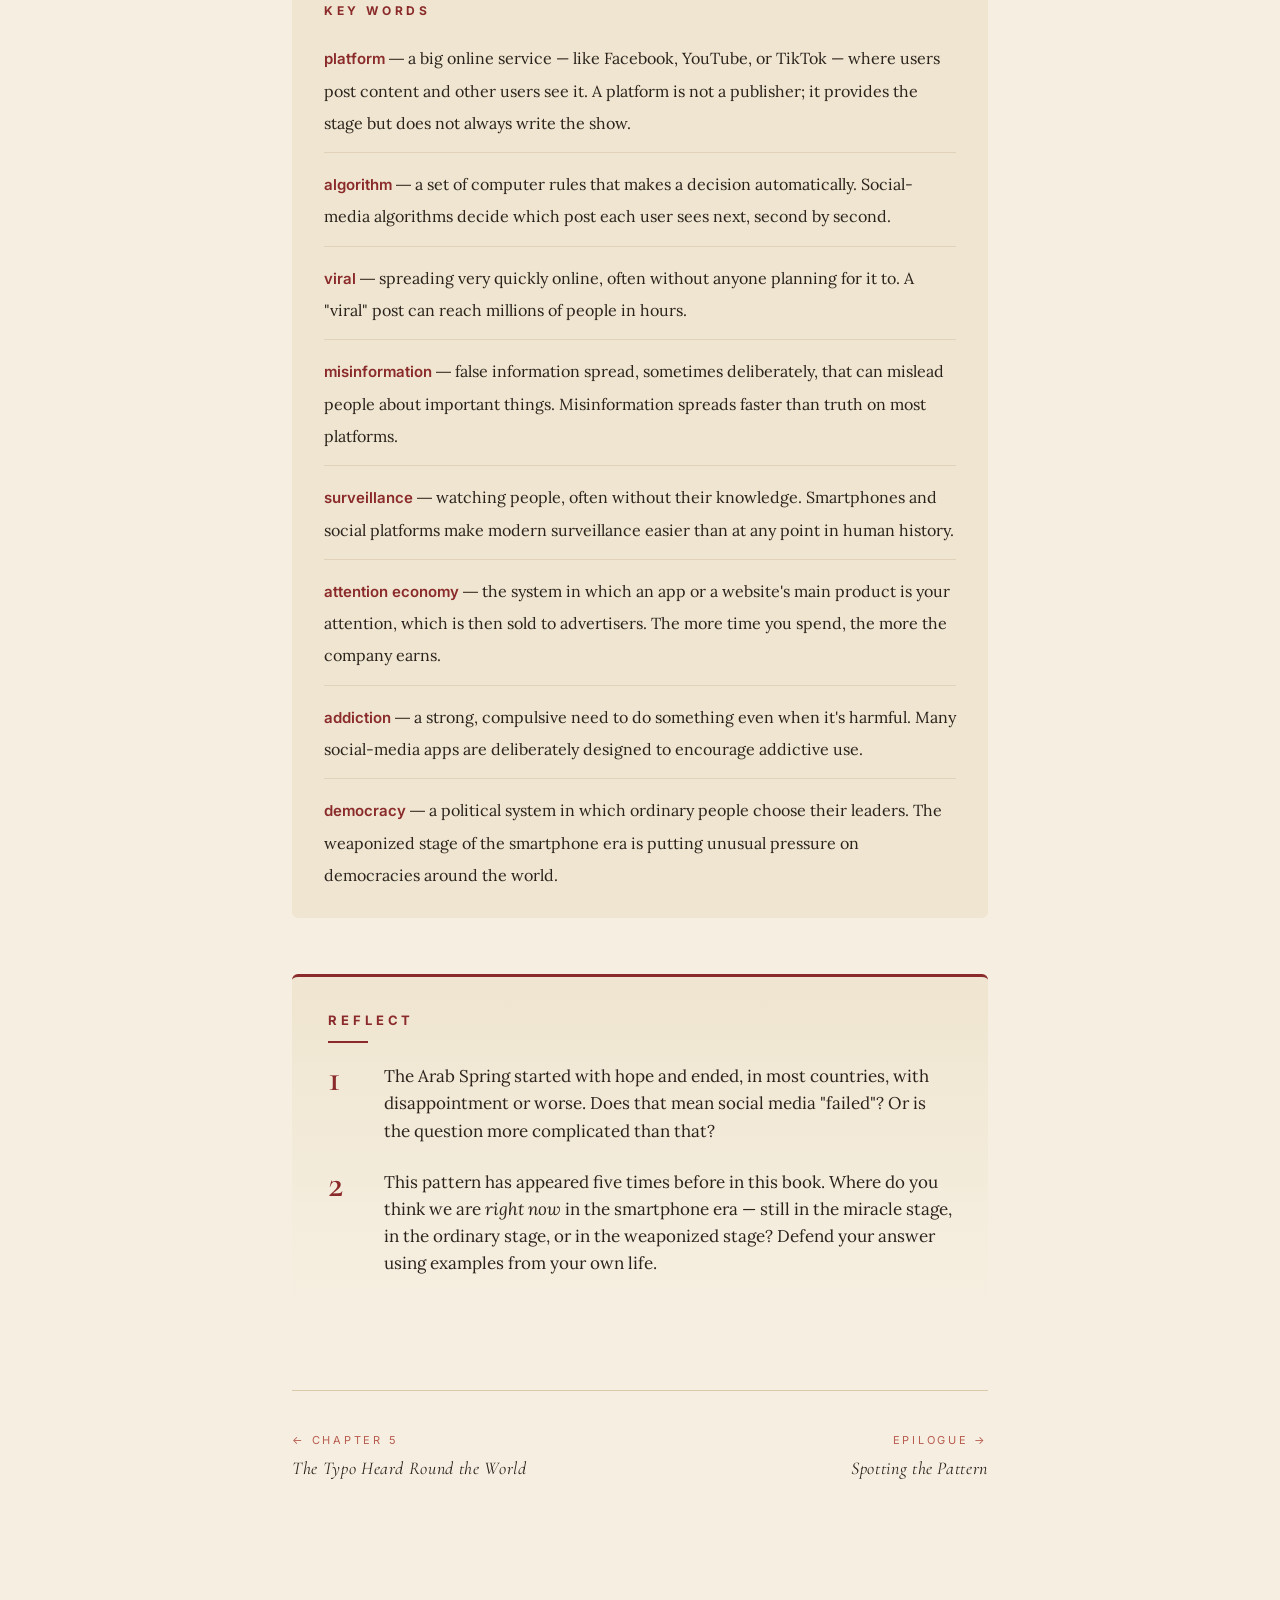
<file: 06-smartphones.html>
<!DOCTYPE html>
<html lang="en">
<head>
  <meta charset="UTF-8">
  <meta name="viewport" content="width=device-width, initial-scale=1.0">
  <title>Chapter 6 — Revolutions in Your Pocket | How Information Changed the World</title>
  <link rel="preconnect" href="https://fonts.googleapis.com">
  <link rel="preconnect" href="https://fonts.gstatic.com" crossorigin>
  <link href="https://fonts.googleapis.com/css2?family=Cormorant+Garamond:wght@400;500;600;700&family=Inter:wght@400;500;600;700&family=Lora:ital,wght@0,400;0,500;0,600;1,400;1,500&display=swap" rel="stylesheet">
  <link rel="stylesheet" href="styles/textbook.css">
</head>
<body>

<article>

  <nav class="top-nav">
    <a href="index.html">← Contents</a>
  </nav>

  <header class="chapter-header">
    <p class="series">How Information Changed the World</p>
    <p class="chapter-num">Chapter Six</p>
    <h1>Revolutions in Your Pocket</h1>
    <p class="subtitle">Smartphones and Social Media · 2007–now</p>
  </header>

  <!-- THE MOMENT -->
  <section class="moment">
    <h2>The Moment</h2>
    <p>It is January 25, 2011. A bright winter morning in central Cairo, Egypt. Tens of thousands of people are pouring into a wide downtown plaza called Tahrir Square — Liberation Square. Most of them are young, in their teens and twenties. Most of them are carrying smartphones.</p>

    <p>For the next eighteen days, they will not leave.</p>

    <p>They are protesting against Hosni Mubarak, the man who has ruled Egypt for almost thirty years. His government is famously <span class="vocab" data-def="using power dishonestly for personal gain.">corrupt</span>, famously <span class="vocab" data-def="extremely cruel and violent.">brutal</span>. To organize against him in person has always meant risking prison, or worse. Egyptian streets, until this week, have been among the most heavily watched places on Earth.</p>

    <p>But in the months leading up to that morning, something strange has been happening on a Facebook page.</p>

    <p>The page is called <em>We Are All Khaled Said</em>. It was started in mid-2010 by a young Egyptian Google employee named Wael Ghonim, in memory of a 28-year-old man named Khaled Said who had been beaten to death by police in Alexandria after sharing a video that showed officers selling drugs. Ghonim posted Said's photo, his story, and information no Egyptian newspaper would dare to print.</p>

    <p>Within months, the page had millions of followers — most of them young, most of them quiet, most of them inside Egypt.</p>

    <p>When a smaller <span class="vocab" data-def="when a large group rises up against a government.">uprising</span> in next-door Tunisia <span class="vocab" data-def="knocked over; forced out of power.">toppled</span> its own <span class="vocab" data-def="a ruler who has total power, usually achieved by force.">dictator</span> in early January 2011, Ghonim's page asked Egyptians to march in Cairo on January 25. Nobody knew how many would actually show up.</p>

    <p>Far more came than anyone expected.</p>

    <p class="nailed">A revolution organized on a phone.</p>

    <p>For the next two and a half weeks, Egyptians live in Tahrir Square. They tweet. They livestream. They share videos of police violence around the world before international news teams can even arrive. On February 11, 2011 — eighteen days after the first march — Mubarak resigns and flees the country.</p>

    <p>A man who had ruled for almost thirty years is brought down in eighteen days. In part by a webpage that did not exist seven years earlier, accessed through a device that did not exist four years earlier.</p>
  </section>

  <!-- IMAGE 1 -->
  <figure class="image">
    <img src="images/ch6-01-tahrir-square-feb-2011.jpg" alt="An aerial photograph of Tahrir Square in central Cairo, filled with hundreds of thousands of protesters. Egyptian flags are visible throughout the crowd; tall apartment buildings frame the square.">
    <figcaption>
      Demonstrators in Tahrir Square, Cairo, 8 February 2011 — three days before Hosni Mubarak resigned.
      <span class="credit">Photo: Mona / Wikimedia Commons · CC-BY 2.0</span>
    </figcaption>
  </figure>

  <!-- BEFORE -->
  <section>
    <h2>Before</h2>
    <p>In 2006, the world about to be remade looked very different.</p>

    <p>There were mobile phones, of course. Most of them could make calls and send short text messages. A few of the most expensive could check email, slowly and badly, through a tiny gray screen. Nobody called them "smartphones" yet, because the word did not really mean anything.</p>

    <p>To go on the internet, you went home, you sat down at a desk, and you turned on a computer.</p>

    <p>Facebook existed, but only college students could use it. It had been launched in 2004 by a 19-year-old Harvard student named Mark Zuckerberg, and for two years it was restricted to students at a small group of American universities. Until late 2006, you could not even sign up for it unless you had a university email address.</p>

    <p>Twitter had launched a few months earlier in 2006. Almost nobody outside Silicon Valley had heard of it.</p>

    <p>There was no Instagram. There was no Snapchat. There was no TikTok. There were no apps because there was no app store.</p>

    <p>YouTube existed — it had launched in 2005 — but most of its videos were grainy 30-second clips of cats falling off tables. The idea that hundreds of millions of people would later watch videos for hours each day on their phones would have struck most people in 2006 as ridiculous.</p>

    <p>The world was, in other words, quieter. Adults still mostly got their news from television and newspapers. Children still mostly played outside. Couples on dates still mostly talked to each other. Strangers in elevators still made eye contact.</p>

    <p>Almost none of that was about to survive the decade.</p>
  </section>

  <!-- THE TECH -->
  <section>
    <h2>The Tech</h2>
    <p>The change came in two waves.</p>

    <p>The first wave was the smartphone.</p>

    <p>On January 9, 2007, in a San Francisco auditorium, a man named Steve Jobs stood on a stage and announced what his company, Apple, had been quietly building for years. He told the audience he was <span class="vocab" data-def="showing or revealing something for the first time.">unveiling</span> three new products: a widescreen iPod with touch controls, a revolutionary mobile phone, and an internet device. Then he paused.</p>

    <p><em>"Are you getting it? These are not three separate devices. This is one device. And we are calling it iPhone."</em></p>

    <p>For decades, mobile phones had been covered in physical buttons. The iPhone had no buttons — only a single glass screen, the size of a palm, that you touched directly. It also had a real web browser, real email, and a high-quality camera. Within five years, almost every phone in the world looked like it.</p>

    <p>Android, a competing system built by Google, launched in 2008 and quickly took over most of the rest of the market. By 2012, smartphones were standard equipment in wealthy countries. By the late 2010s, most adults on Earth carried one.</p>

    <p>The spread did not happen everywhere at the same time:</p>

    <!-- B6 — Smartphone adoption by region -->
    <figure class="pattern-tracker">
      <p class="label">A New Information Technology, in Three Waves</p>
      <p class="title">Smartphone Ownership by World Region, 2007–2024</p>

      <svg viewBox="0 0 800 380" xmlns="http://www.w3.org/2000/svg" role="img" aria-labelledby="b6title b6desc">
        <title id="b6title">Smartphone adoption by world region, 2007 to 2024</title>
        <desc id="b6desc">A line chart with three lines. The wealthy-countries line rises from about 5% in 2007 to over 90% by 2024. The middle-income-countries line starts near zero in 2010 and reaches about 85% by 2024. The lower-income-countries line starts near zero in 2012 and reaches about 55% by 2024. All three lines climb steeply but begin their climb at different times.</desc>

        <!-- Y axis gridlines -->
        <g stroke="#d9c9a8" stroke-width="0.6" stroke-dasharray="3,3">
          <line x1="80" y1="60"  x2="760" y2="60"/>
          <line x1="80" y1="116" x2="760" y2="116"/>
          <line x1="80" y1="172" x2="760" y2="172"/>
          <line x1="80" y1="228" x2="760" y2="228"/>
          <line x1="80" y1="284" x2="760" y2="284"/>
        </g>

        <!-- Y axis labels -->
        <g font-family="Inter, sans-serif" font-size="11" fill="#4a3f33" text-anchor="end">
          <text x="72" y="64">100%</text>
          <text x="72" y="120">80%</text>
          <text x="72" y="176">60%</text>
          <text x="72" y="232">40%</text>
          <text x="72" y="288">20%</text>
          <text x="72" y="324">0%</text>
        </g>

        <!-- X axis -->
        <line x1="80" y1="320" x2="760" y2="320" stroke="#4a3f33" stroke-width="1"/>

        <!-- X axis tick marks and labels -->
        <g font-family="Inter, sans-serif" font-size="11" fill="#4a3f33" text-anchor="middle">
          <line x1="80"  y1="317" x2="80"  y2="323" stroke="#4a3f33"/>
          <text x="80"  y="340">2007</text>
          <line x1="200" y1="317" x2="200" y2="323" stroke="#4a3f33"/>
          <text x="200" y="340">2010</text>
          <line x1="320" y1="317" x2="320" y2="323" stroke="#4a3f33"/>
          <text x="320" y="340">2013</text>
          <line x1="440" y1="317" x2="440" y2="323" stroke="#4a3f33"/>
          <text x="440" y="340">2016</text>
          <line x1="560" y1="317" x2="560" y2="323" stroke="#4a3f33"/>
          <text x="560" y="340">2019</text>
          <line x1="680" y1="317" x2="680" y2="323" stroke="#4a3f33"/>
          <text x="680" y="340">2022</text>
          <line x1="760" y1="317" x2="760" y2="323" stroke="#4a3f33"/>
          <text x="760" y="340">2024</text>
        </g>

        <!-- Wealthy countries (US / Western Europe / Japan) — burgundy -->
        <polyline fill="none" stroke="#8a2a2a" stroke-width="2.6" stroke-linecap="round" stroke-linejoin="round"
          points="80,306 200,250 280,208 360,152 440,110 520,90 600,76 680,68 760,62"/>
        <g fill="#8a2a2a">
          <circle cx="80"  cy="306" r="3"/>
          <circle cx="200" cy="250" r="3"/>
          <circle cx="280" cy="208" r="3"/>
          <circle cx="360" cy="152" r="3"/>
          <circle cx="440" cy="110" r="3"/>
          <circle cx="520" cy="90"  r="3"/>
          <circle cx="600" cy="76"  r="3"/>
          <circle cx="680" cy="68"  r="3"/>
          <circle cx="760" cy="62"  r="4"/>
        </g>

        <!-- Middle-income countries (China / Brazil / Mexico) — dark ink -->
        <polyline fill="none" stroke="#2a221b" stroke-width="2.4" stroke-linecap="round" stroke-linejoin="round"
          points="200,314 280,292 360,250 440,194 520,152 600,118 680,96 760,82"/>
        <g fill="#2a221b">
          <circle cx="200" cy="314" r="2.5"/>
          <circle cx="280" cy="292" r="2.5"/>
          <circle cx="360" cy="250" r="2.5"/>
          <circle cx="440" cy="194" r="2.5"/>
          <circle cx="520" cy="152" r="2.5"/>
          <circle cx="600" cy="118" r="2.5"/>
          <circle cx="680" cy="96"  r="2.5"/>
          <circle cx="760" cy="82"  r="3.5"/>
        </g>

        <!-- Lower-income countries (India / Sub-Saharan Africa) — blue-gray -->
        <polyline fill="none" stroke="#6c7a89" stroke-width="2.4" stroke-linecap="round" stroke-linejoin="round"
          points="280,312 360,298 440,270 520,242 600,214 680,186 760,166"/>
        <g fill="#6c7a89">
          <circle cx="280" cy="312" r="2.5"/>
          <circle cx="360" cy="298" r="2.5"/>
          <circle cx="440" cy="270" r="2.5"/>
          <circle cx="520" cy="242" r="2.5"/>
          <circle cx="600" cy="214" r="2.5"/>
          <circle cx="680" cy="186" r="2.5"/>
          <circle cx="760" cy="166" r="3.5"/>
        </g>

        <!-- Line end labels -->
        <g font-family="Lora, serif" font-style="italic" font-size="12" fill="#2a221b">
          <text x="755" y="56"  text-anchor="end" fill="#8a2a2a" font-weight="600">Wealthy countries (~92%)</text>
          <text x="755" y="78"  text-anchor="end" fill="#2a221b" font-weight="600">Middle-income (~85%)</text>
          <text x="755" y="162" text-anchor="end" fill="#6c7a89" font-weight="600">Lower-income (~55%)</text>
        </g>
      </svg>

      <figcaption>Same technology. Same arc. Different starting years. By 2012 most American and European adults already had a smartphone; in much of South Asia and Sub-Saharan Africa, the wave only really arrived a decade later. Data adapted from ITU and Pew Global Attitudes survey estimates.</figcaption>
    </figure>

    <p>The second wave was social media on those phones.</p>

    <p>A handful of websites — Facebook (public to everyone in 2006), Twitter (2006), Instagram (2010), Snapchat (2011), TikTok (international in 2016) — moved out of computer screens and into pockets. They used a new tool called the <strong>algorithm</strong>: an invisible set of computer rules that decided, second by second, which post each user saw next. The algorithms learned what kept you scrolling. Then they fed you more of it.</p>

    <p>This was a <span class="vocab" data-def="in a deep, important, basic way.">fundamentally</span> new kind of information technology. Television had decided what an entire country would watch at 7 p.m. The new algorithms decided what <em>you</em>, specifically, would see in the next three seconds. Each user had a slightly different version of reality, hand-built by software that knew their attention better than they themselves did.</p>
  </section>

  <!-- IMAGE 2 -->
  <figure class="image">
    <img src="images/ch6-02-steve-jobs-2007.jpg" alt="A 2007 colour photograph of Steve Jobs standing on stage in his trademark black turtleneck and jeans, gesturing toward a giant screen behind him. He is mid-presentation at an Apple conference.">
    <figcaption>
      Steve Jobs at Apple's developer conference, June 2007 — five months after unveiling the iPhone on a similar stage at Macworld.
      <span class="credit">Photo: Acaben (cropped by Kyro) · Wikimedia Commons · CC-BY-SA 2.0</span>
    </figcaption>
  </figure>

  <!-- THE RIPPLES -->
  <section>
    <h2>The Ripples</h2>
    <p>For a few years, the new tools looked like a gift to the world.</p>

    <p>Tahrir Square was only the beginning. Across the Arab world — Tunisia, Egypt, Libya, Yemen, Syria, Bahrain — a wave of revolutions in 2010 and 2011, organized largely on Facebook, Twitter, and YouTube, shook governments that had been considered untouchable for decades. Journalists called it the <em>Arab Spring</em>. Optimistic books were written. Technology executives gave speeches about how their products were bringing democracy to the world.</p>

    <p>The Arab Spring did not go where its first hopeful weeks suggested.</p>

    <p>In Egypt, a year after Mubarak fell, an elected government was overthrown by the military. Tunisia, where the wave had begun, kept its new democracy for a while and then quietly lost it. Syria descended into a brutal civil war that still has not fully ended. Yemen collapsed. Libya collapsed. In most of these countries, the same regimes — or worse ones — eventually returned. And the same social-media platforms that had helped organize the revolutions were soon being used by intelligence services to identify and arrest protesters.</p>

    <p>By the mid-2010s, the darker uses were getting harder to ignore.</p>

    <p>In 2016 and the years after, several investigations revealed that a Russian intelligence operation had used Facebook, Twitter, and other platforms to flood American political conversations with fake accounts, manipulated photos, and <span class="vocab" data-def="designed to make people angry.">inflammatory</span> posts during the U.S. presidential election. Similar operations were soon uncovered in dozens of other countries. The cost of running a global propaganda campaign — the kind of thing that, in Chapter 2, required a whole telegraph network, and in Chapter 3 required a whole national radio system — had dropped to almost nothing. A roomful of people with internet connections could now reach a hundred million Americans before breakfast.</p>

    <p>Around the same time, <span class="vocab" data-def="a secret plan, often to do something harmful or illegal.">conspiracy</span> movements began to organize on social platforms in ways that had been impossible before. <strong>Misinformation</strong> — false information spread, often deliberately, to mislead people — became some of the most-shared content on many platforms. A 2018 study of millions of tweets found that the most-shared false stories reached 1,500 people about six times faster than the most-shared true ones — because they were more emotional and more surprising. The algorithms did not check whether something was true. They checked whether it kept people scrolling.</p>

    <p>Then came the <strong>attention economy</strong>. The platforms, almost without exception, made their money by selling advertisements that ran next to user content. To sell more advertisements, they needed users to spend more time on the apps. To make users spend more time, they hired the best psychology researchers in the world to design every notification, every red badge, every infinite scroll, every autoplay video. They designed the apps to be as <span class="vocab" data-def="done over and over, hard to stop, even when you want to.">compulsive</span> as the law allowed. They succeeded.</p>

    <p>The winners of all this were a handful of enormous platform companies — Meta (Facebook, Instagram), Alphabet (Google, YouTube), TikTok's parent company ByteDance, and a few others — which became some of the wealthiest organizations that have ever existed.</p>

    <p>The losers were less visible. Local newspapers, gutted as their advertising revenue moved to the platforms. Teenage attention spans, dropping at rates that worried doctors and teachers around the world. Mental-health rates for adolescents, especially girls, worsening in step with the rise of the apps. Public trust in shared facts, hollowed out by floods of false content. Possibly democracy itself.</p>
  </section>

  <!-- IMAGE 3 -->
  <figure class="image narrow">
    <img src="images/ch6-03-algorithm-feed.jpg" alt="A photorealistic editorial illustration: a hand holds a smartphone vertically, its screen showing a stream of social-media posts with small images and text. Behind the phone, faint circuit-like lines suggest the invisible system selecting what each user sees.">
    <figcaption>
      Every social-media feed is built by an algorithm — an invisible set of computer rules choosing, post by post, what each user sees next. The algorithm does not check whether something is true; it checks whether it keeps you scrolling.
      <span class="credit">Illustration generated for this textbook</span>
    </figcaption>
  </figure>

  <!-- VOICES FROM THE TIME -->
  <aside class="voices">
    <p class="label">Voices from the Time</p>
    <blockquote>
      "Today, Apple is going to reinvent the phone. And here it is."
      <cite>— Steve Jobs, introducing the original iPhone, Macworld San Francisco, January 9, 2007.</cite>
    </blockquote>
  </aside>

  <!-- THE PATTERN -->
  <section>
    <h2>The Pattern</h2>
    <p>By now, the shape probably feels familiar.</p>

    <p>From about 2007 to 2012, smartphones and social media were a <strong>miracle</strong>. People wrote about them the way newspapers had once written about radio in the 1920s. The Arab Spring. Friends across continents. Democracy in your pocket. The end of loneliness.</p>

    <p>By the mid-2010s, they were <strong>ordinary</strong>. Children born after 2010 do not remember a world without touchscreens. Adults reach for their phones the way an earlier generation reached for cigarettes. The technology has disappeared into the background — and, as Chapter 5 warned, that is exactly when an information technology has its most power.</p>

    <p>By the late 2010s, the <strong>weaponized</strong> stage had clearly begun. Election interference. Mass surveillance. Conspiracy theories scaled to millions. Teenagers harming themselves at rates that match the rise of the apps. AI-generated fakes designed to <span class="vocab" data-def="make someone believe something that isn't true.">deceive</span> everyone.</p>

    <p>Miracle. Ordinary. Weapon.</p>

    <p>The pattern that took 150 years in Chapter 1 has now run, in this chapter, in roughly 15. The clock keeps speeding up. Whatever the next information technology turns out to be, it will probably run its arc faster still.</p>
  </section>

  <!-- PATTERN TRACKER SVG -->
  <figure class="pattern-tracker">
    <p class="label">Pattern Tracker</p>
    <p class="title">Chapter 6: Smartphones &amp; Social Media</p>

    <svg viewBox="0 0 800 380" xmlns="http://www.w3.org/2000/svg" role="img" aria-labelledby="ptTitle ptDesc">
      <title id="ptTitle">Smartphone Pattern Tracker</title>
      <desc id="ptDesc">A horizontal timeline from 2005 to 2025 showing the smartphone/social media era running its arc in roughly fifteen years. Below, faded summaries of all prior chapters.</desc>

      <!-- Stage bands -->
      <rect x="112" y="70" width="180" height="50" fill="#e9b94a" rx="3"/>
      <rect x="292" y="70" width="144" height="50" fill="#9aa6b3" rx="3"/>
      <rect x="436" y="70" width="324" height="50" fill="#a83c3c" rx="3"/>

      <!-- Stage labels -->
      <text x="202" y="100" text-anchor="middle" font-family="Inter, sans-serif" font-size="14" font-weight="700" fill="#3a2a10" letter-spacing="2">MIRACLE</text>
      <text x="364" y="100" text-anchor="middle" font-family="Inter, sans-serif" font-size="14" font-weight="700" fill="#1f2a36" letter-spacing="2">ORDINARY</text>
      <text x="598" y="100" text-anchor="middle" font-family="Inter, sans-serif" font-size="14" font-weight="700" fill="#fff" letter-spacing="2">WEAPONIZED</text>

      <!-- Timeline line -->
      <line x1="40" y1="130" x2="760" y2="130" stroke="#4a3f33" stroke-width="1"/>

      <!-- Tick marks every 5 years -->
      <g font-family="Inter, sans-serif" font-size="11" fill="#4a3f33">
        <line x1="40" y1="125" x2="40" y2="135" stroke="#4a3f33"/>
        <text x="40" y="195" text-anchor="middle">2005</text>

        <line x1="220" y1="125" x2="220" y2="135" stroke="#4a3f33"/>
        <text x="220" y="195" text-anchor="middle">2010</text>

        <line x1="400" y1="125" x2="400" y2="135" stroke="#4a3f33"/>
        <text x="400" y="195" text-anchor="middle">2015</text>

        <line x1="580" y1="125" x2="580" y2="135" stroke="#4a3f33"/>
        <text x="580" y="195" text-anchor="middle">2020</text>

        <line x1="760" y1="125" x2="760" y2="135" stroke="#4a3f33"/>
        <text x="760" y="195" text-anchor="middle">2025</text>
      </g>

      <!-- Event markers -->
      <!-- 2007 iPhone — burgundy key moment -->
      <circle cx="112" cy="55" r="6" fill="#8a2a2a"/>
      <line x1="112" y1="55" x2="112" y2="70" stroke="#8a2a2a" stroke-width="1.5"/>
      <text x="112" y="42" text-anchor="middle" font-family="Lora, serif" font-size="11" font-style="italic" fill="#8a2a2a">iPhone unveiled</text>
      <text x="112" y="30" text-anchor="middle" font-family="Inter, sans-serif" font-size="10" font-weight="600" fill="#8a2a2a">2007</text>

      <!-- 2011 Tahrir / Arab Spring -->
      <circle cx="256" cy="55" r="5" fill="#2a221b"/>
      <line x1="256" y1="55" x2="256" y2="70" stroke="#2a221b" stroke-width="1.5"/>
      <text x="256" y="42" text-anchor="middle" font-family="Lora, serif" font-size="11" font-style="italic" fill="#2a221b">Tahrir Square / Arab Spring</text>
      <text x="256" y="30" text-anchor="middle" font-family="Inter, sans-serif" font-size="10" font-weight="600" fill="#2a221b">2011</text>

      <!-- 2016 Election interference -->
      <circle cx="436" cy="55" r="5" fill="#2a221b"/>
      <line x1="436" y1="55" x2="436" y2="70" stroke="#2a221b" stroke-width="1.5"/>
      <text x="436" y="42" text-anchor="middle" font-family="Lora, serif" font-size="11" font-style="italic" fill="#2a221b">Election interference / disinfo</text>
      <text x="436" y="30" text-anchor="middle" font-family="Inter, sans-serif" font-size="10" font-weight="600" fill="#2a221b">2016</text>

      <!-- 2023+ AI fakes -->
      <circle cx="688" cy="55" r="5" fill="#2a221b"/>
      <line x1="688" y1="55" x2="688" y2="70" stroke="#2a221b" stroke-width="1.5"/>
      <text x="688" y="42" text-anchor="middle" font-family="Lora, serif" font-size="11" font-style="italic" fill="#2a221b">AI-generated fakes</text>
      <text x="688" y="30" text-anchor="middle" font-family="Inter, sans-serif" font-size="10" font-weight="600" fill="#2a221b">2023+</text>

      <!-- Prior chapters strip -->
      <g opacity="0.4">
        <text x="40" y="232" font-family="Inter, sans-serif" font-size="10" font-weight="700" fill="#4a3f33" letter-spacing="1.5">PRIOR CHAPTERS</text>

        <rect x="40" y="244" width="14" height="14" fill="#e9b94a"/>
        <rect x="56" y="244" width="14" height="14" fill="#9aa6b3"/>
        <rect x="72" y="244" width="14" height="14" fill="#a83c3c"/>
        <text x="96" y="255" font-family="Lora, serif" font-size="12" font-style="italic" fill="#2a221b">Ch 1 · The Printing Press · 1440–1600  (~150 yrs)</text>

        <rect x="40" y="268" width="14" height="14" fill="#e9b94a"/>
        <rect x="56" y="268" width="14" height="14" fill="#9aa6b3"/>
        <rect x="72" y="268" width="14" height="14" fill="#a83c3c"/>
        <text x="96" y="279" font-family="Lora, serif" font-size="12" font-style="italic" fill="#2a221b">Ch 2 · The Telegraph · 1840–1920  (~70 yrs)</text>

        <rect x="40" y="292" width="14" height="14" fill="#e9b94a"/>
        <rect x="56" y="292" width="14" height="14" fill="#9aa6b3"/>
        <rect x="72" y="292" width="14" height="14" fill="#a83c3c"/>
        <text x="96" y="303" font-family="Lora, serif" font-size="12" font-style="italic" fill="#2a221b">Ch 3 · Radio · 1900–1950  (~30 yrs)</text>

        <rect x="40" y="316" width="14" height="14" fill="#e9b94a"/>
        <rect x="56" y="316" width="14" height="14" fill="#9aa6b3"/>
        <rect x="72" y="316" width="14" height="14" fill="#a83c3c"/>
        <text x="96" y="327" font-family="Lora, serif" font-size="12" font-style="italic" fill="#2a221b">Ch 4 · Television · 1950–2000  (~40 yrs)</text>

        <rect x="40" y="340" width="14" height="14" fill="#e9b94a"/>
        <rect x="56" y="340" width="14" height="14" fill="#9aa6b3"/>
        <rect x="72" y="340" width="14" height="14" fill="#a83c3c"/>
        <text x="96" y="351" font-family="Lora, serif" font-size="12" font-style="italic" fill="#2a221b">Ch 5 · The Internet · 1969–2010  (~30 yrs to "ordinary")</text>
      </g>
    </svg>

    <figcaption>Six arcs. Six centuries. Each one faster than the last.</figcaption>
  </figure>

  <!-- NOW -->
  <section>
    <h2>Now</h2>
    <p>This is the chapter where the book stops being history. From here on, the story is yours.</p>

    <p>You have just watched the miracle-to-ordinary-to-weaponized pattern run five times, in five different technologies, across five centuries. You have watched it speed up overall: 150 years, then 70, then 30, then 40, and now barely 15. (Chapter 5's internet arc is still running — it lives mostly inside this chapter's arc.) You know the shape.</p>

    <p>Now look down at the device in your hand.</p>

    <p>Where, exactly, on the arc do you think we are right now? Are TikTok, Instagram, YouTube still in the <strong>miracle</strong> stage for the next person who downloads them? Are they already <strong>ordinary</strong> — the air your generation is breathing without thinking about it? Are they already being <strong>weaponized</strong> — against your attention, against your country, against your sense of what is real?</p>

    <p>These are not rhetorical questions. They are some of the central questions of your life as an informed citizen, in the decade you are about to live through. And whichever answer you defend, the pattern in this book gives you a way to argue for it with evidence — not just a feeling.</p>

    <p>You are not just a reader of this story. You are inside it.</p>
  </section>

  <!-- KEY WORDS -->
  <aside class="key-words">
    <h3>Key Words</h3>
    <dl>
      <div class="entry"><dt>platform</dt><dd>a big online service — like Facebook, YouTube, or TikTok — where users post content and other users see it. A platform is not a publisher; it provides the stage but does not always write the show.</dd></div>
      <div class="entry"><dt>algorithm</dt><dd>a set of computer rules that makes a decision automatically. Social-media algorithms decide which post each user sees next, second by second.</dd></div>
      <div class="entry"><dt>viral</dt><dd>spreading very quickly online, often without anyone planning for it to. A "viral" post can reach millions of people in hours.</dd></div>
      <div class="entry"><dt>misinformation</dt><dd>false information spread, sometimes deliberately, that can mislead people about important things. Misinformation spreads faster than truth on most platforms.</dd></div>
      <div class="entry"><dt>surveillance</dt><dd>watching people, often without their knowledge. Smartphones and social platforms make modern surveillance easier than at any point in human history.</dd></div>
      <div class="entry"><dt>attention economy</dt><dd>the system in which an app or a website's main product is your attention, which is then sold to advertisers. The more time you spend, the more the company earns.</dd></div>
      <div class="entry"><dt>addiction</dt><dd>a strong, compulsive need to do something even when it's harmful. Many social-media apps are deliberately designed to encourage addictive use.</dd></div>
      <div class="entry"><dt>democracy</dt><dd>a political system in which ordinary people choose their leaders. The weaponized stage of the smartphone era is putting unusual pressure on democracies around the world.</dd></div>
    </dl>
  </aside>

  <!-- REFLECT -->
  <section class="reflect">
    <h2>Reflect</h2>
    <ol>
      <li>The Arab Spring started with hope and ended, in most countries, with disappointment or worse. Does that mean social media "failed"? Or is the question more complicated than that?</li>
      <li>This pattern has appeared five times before in this book. Where do you think we are <em>right now</em> in the smartphone era — still in the miracle stage, in the ordinary stage, or in the weaponized stage? Defend your answer using examples from your own life.</li>
    </ol>
  </section>

  <!-- NAV -->
  <nav class="chapter-nav">
    <div class="prev">
      <a href="05-internet.html">
        <span class="label">← Chapter 5</span>
        <span class="title">The Typo Heard Round the World</span>
      </a>
    </div>
    <div class="next">
      <a href="07-epilogue.html">
        <span class="label">Epilogue →</span>
        <span class="title">Spotting the Pattern</span>
      </a>
    </div>
  </nav>

</article>

<script src="scripts/vocab.js"></script>
</body>
</html>
</file>
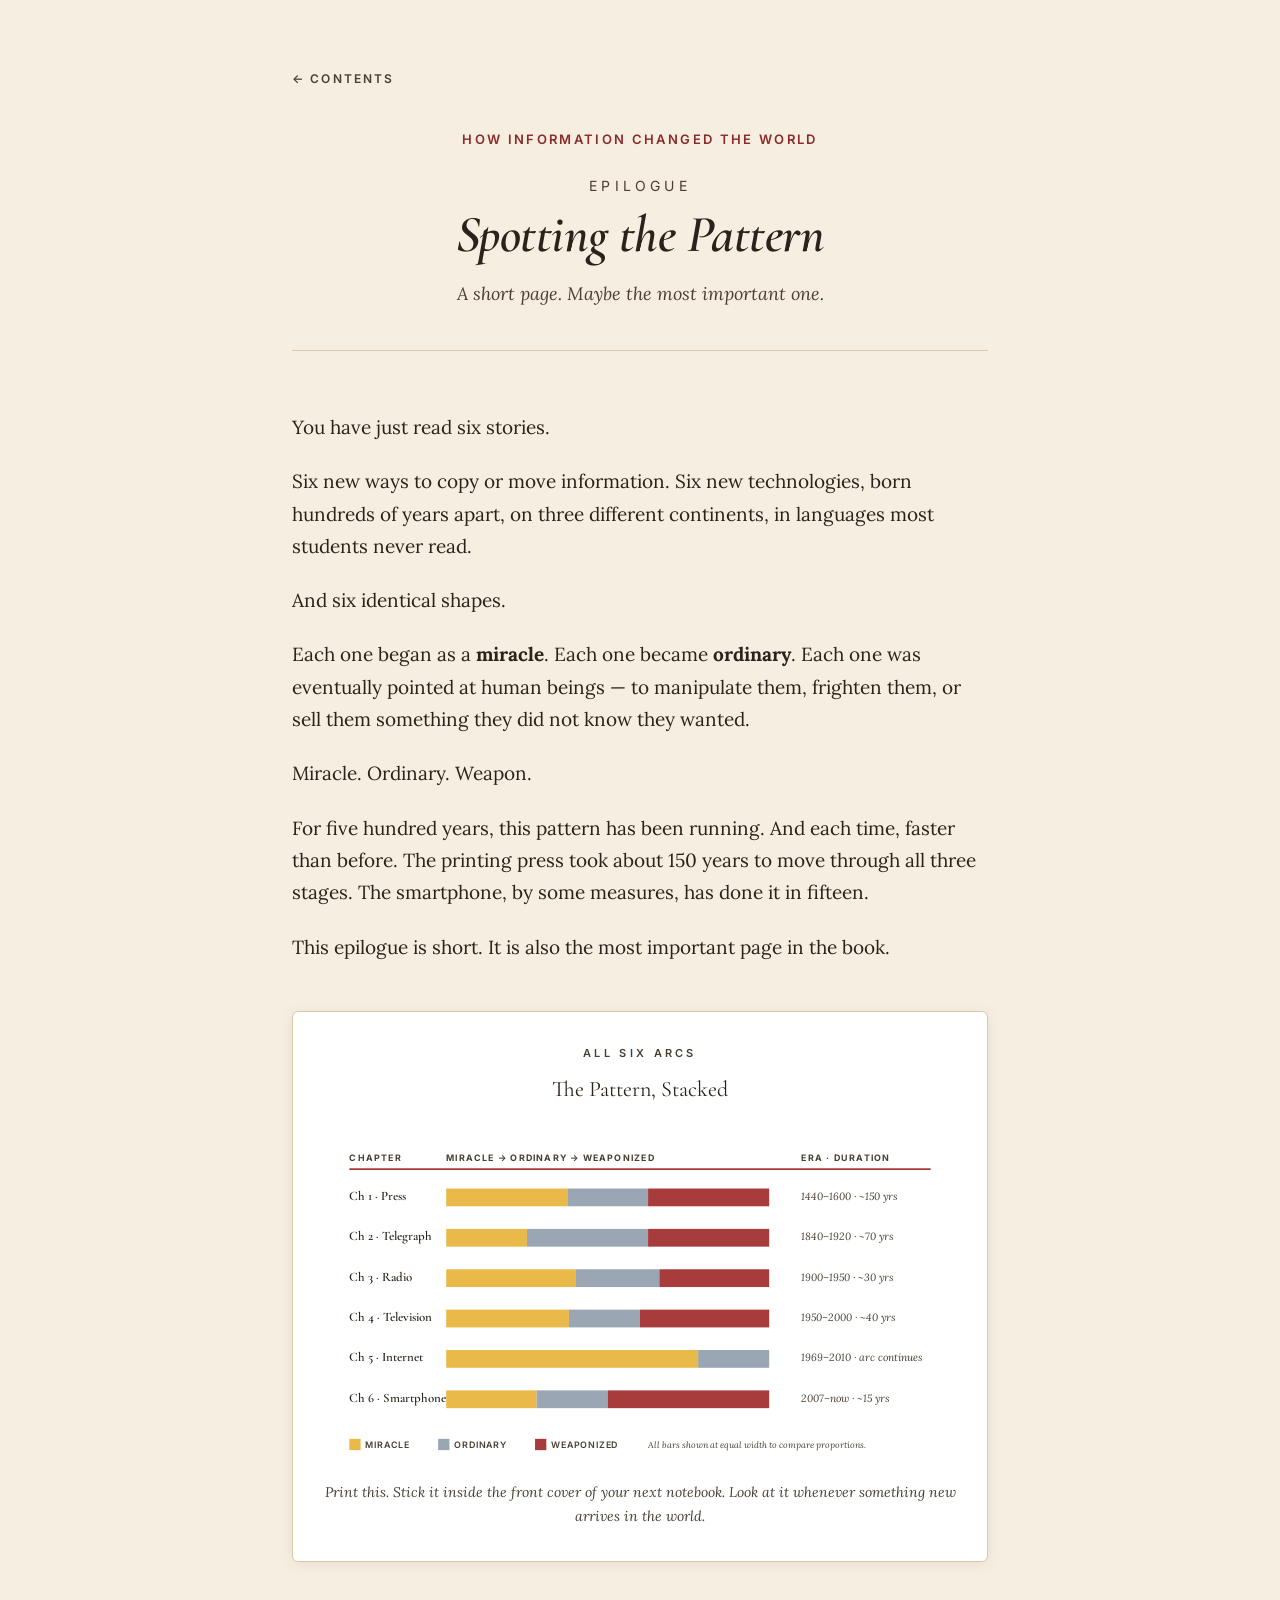
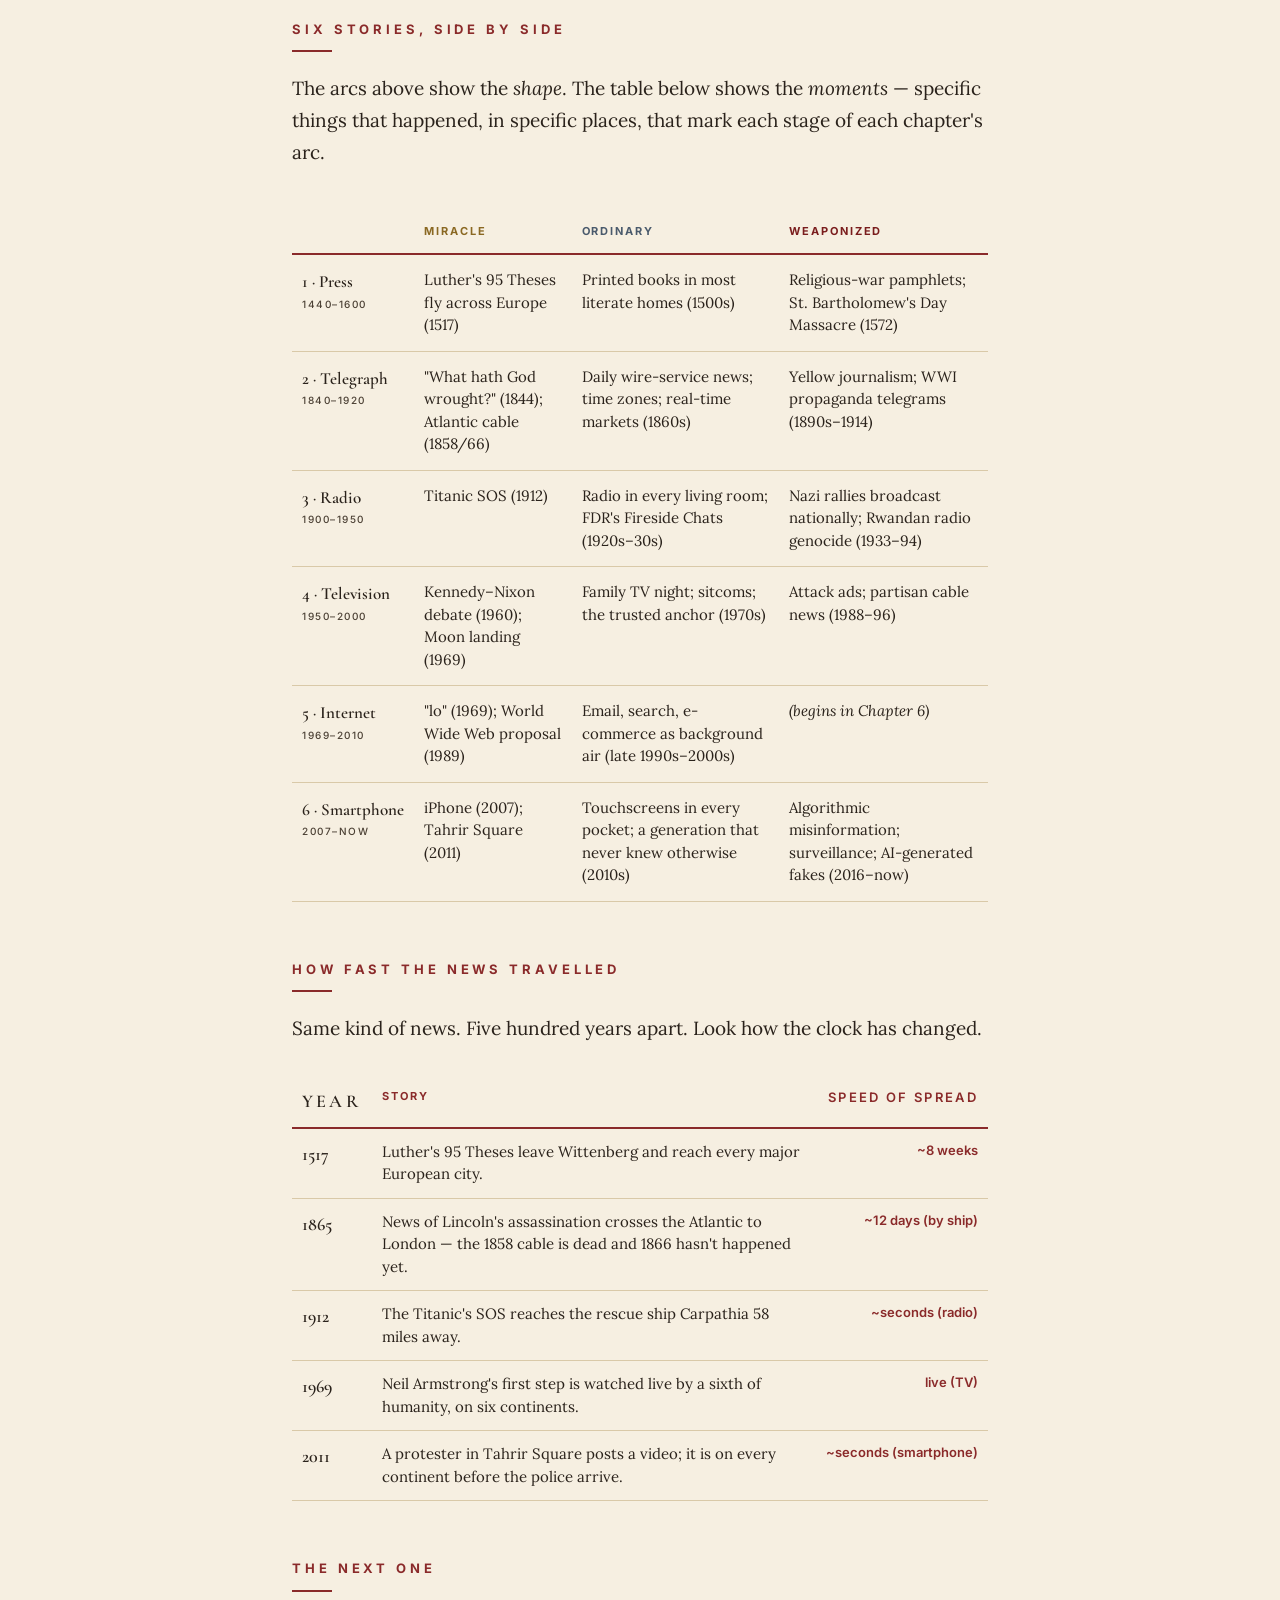
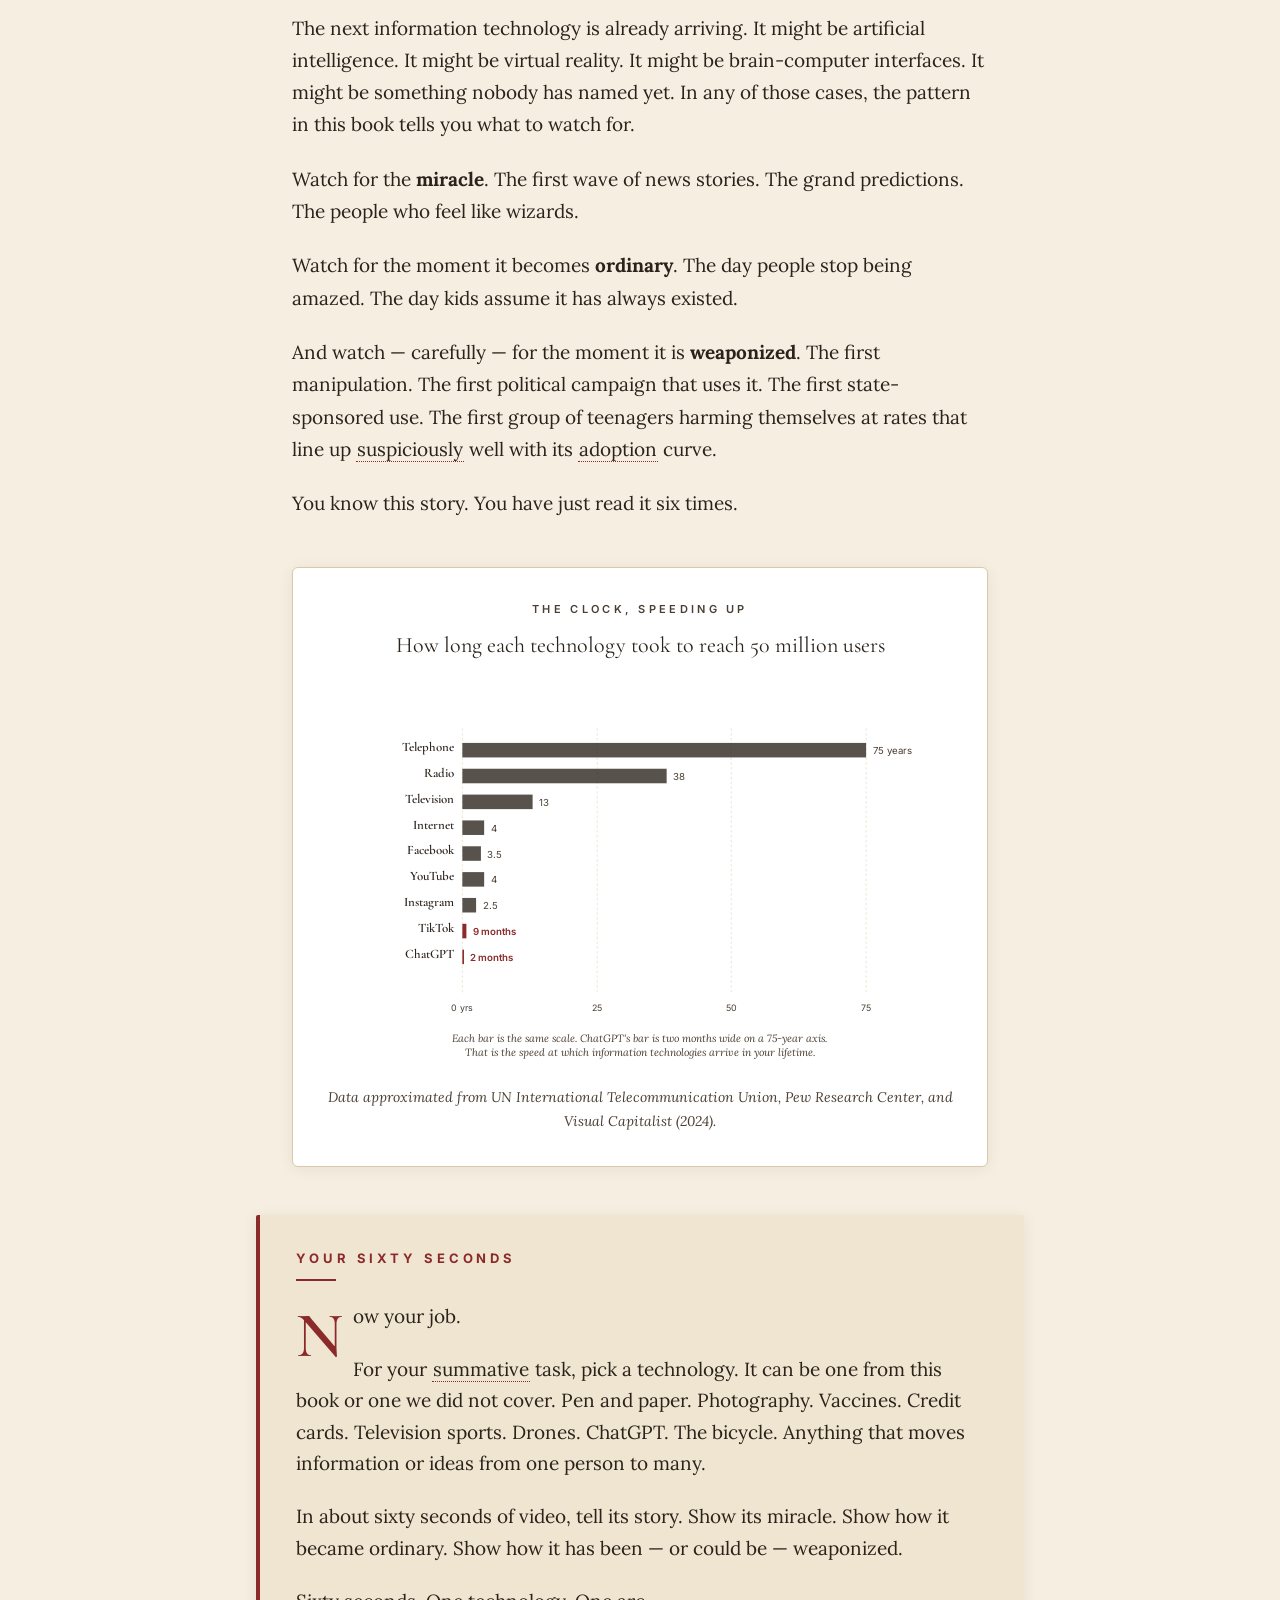
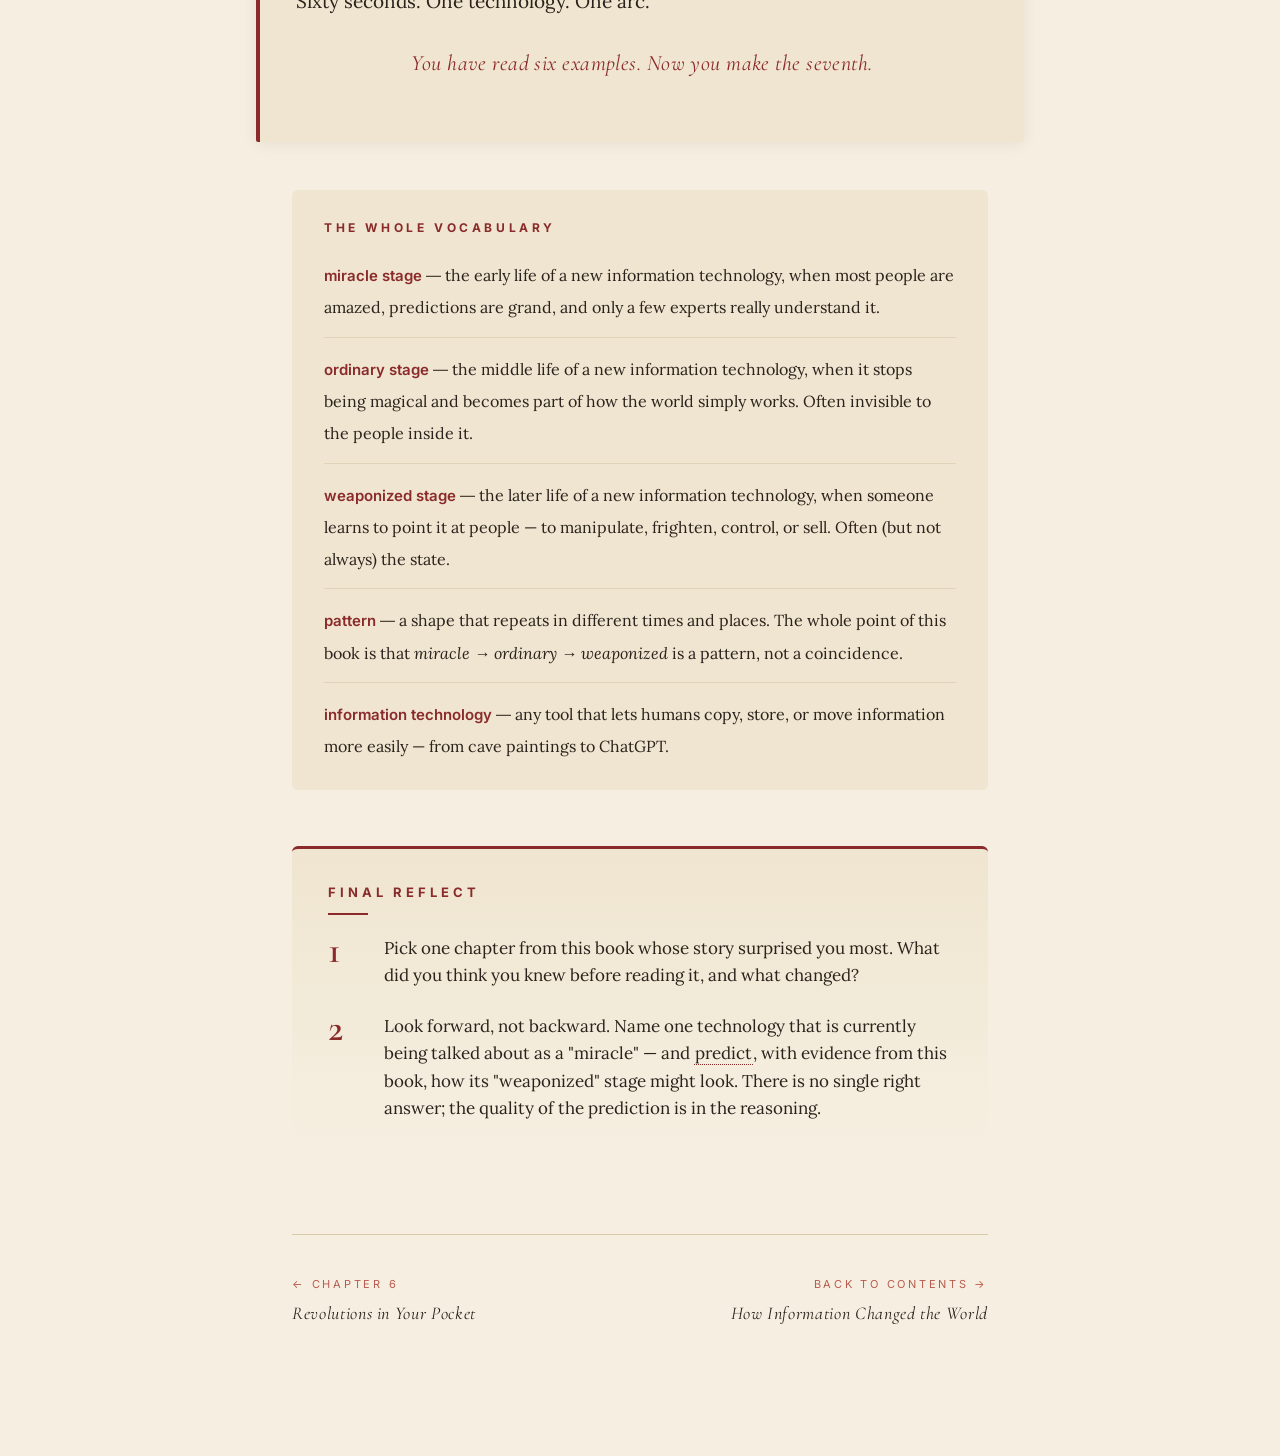
<file: 07-epilogue.html>
<!DOCTYPE html>
<html lang="en">
<head>
  <meta charset="UTF-8">
  <meta name="viewport" content="width=device-width, initial-scale=1.0">
  <title>Epilogue — Spotting the Pattern | How Information Changed the World</title>
  <link rel="preconnect" href="https://fonts.googleapis.com">
  <link rel="preconnect" href="https://fonts.gstatic.com" crossorigin>
  <link href="https://fonts.googleapis.com/css2?family=Cormorant+Garamond:wght@400;500;600;700&family=Inter:wght@400;500;600;700&family=Lora:ital,wght@0,400;0,500;0,600;1,400;1,500&display=swap" rel="stylesheet">
  <link rel="stylesheet" href="styles/textbook.css">
  <style>
    /* Epilogue-specific: side-by-side comparison table */
    .recap-table {
      margin: 40px 0;
      width: 100%;
      border-collapse: collapse;
      font-size: 15px;
      line-height: 1.5;
    }
    .recap-table th,
    .recap-table td {
      text-align: left;
      vertical-align: top;
      padding: 14px 10px;
      border-bottom: 1px solid var(--rule);
    }
    .recap-table th {
      font-family: 'Inter', sans-serif;
      font-size: 11px;
      letter-spacing: 0.18em;
      text-transform: uppercase;
      color: var(--accent);
      font-weight: 700;
    }
    .recap-table thead th {
      border-bottom: 2px solid var(--accent);
    }
    .recap-table .chap {
      font-family: 'Cormorant Garamond', serif;
      font-size: 17px;
      font-weight: 600;
      color: var(--ink);
      white-space: nowrap;
    }
    .recap-table .chap .era {
      display: block;
      font-family: 'Inter', sans-serif;
      font-size: 10px;
      letter-spacing: 0.15em;
      text-transform: uppercase;
      color: var(--ink-soft);
      font-weight: 500;
      margin-top: 2px;
    }
    .recap-table .gold { color: #8a6822; }
    .recap-table .gray { color: #4a5a6c; }
    .recap-table .red  { color: var(--red-deep); }

    /* Speed-of-news table — narrower, more concrete */
    .speed-table {
      margin: 32px 0;
      width: 100%;
      border-collapse: collapse;
      font-size: 15px;
      line-height: 1.5;
    }
    .speed-table th,
    .speed-table td {
      text-align: left;
      vertical-align: top;
      padding: 12px 10px;
      border-bottom: 1px solid var(--rule);
    }
    .speed-table th {
      font-family: 'Inter', sans-serif;
      font-size: 11px;
      letter-spacing: 0.18em;
      text-transform: uppercase;
      color: var(--accent);
      font-weight: 700;
      border-bottom: 2px solid var(--accent);
    }
    .speed-table .year {
      font-family: 'Cormorant Garamond', serif;
      font-size: 18px;
      font-weight: 600;
      color: var(--ink);
      white-space: nowrap;
      width: 80px;
    }
    .speed-table .speed {
      font-family: 'Inter', sans-serif;
      font-size: 13px;
      font-weight: 600;
      color: var(--accent);
      white-space: nowrap;
      text-align: right;
      width: 130px;
    }

    @media (max-width: 640px) {
      .recap-table { font-size: 14px; }
      .recap-table th, .recap-table td { padding: 12px 6px; }
      .recap-table .chap { font-size: 15px; }
      .speed-table { font-size: 14px; }
      .speed-table th, .speed-table td { padding: 10px 6px; }
      .speed-table .year { font-size: 15px; width: 60px; }
      .speed-table .speed { font-size: 12px; width: 90px; }
    }
  </style>
</head>
<body>

<article>

  <nav class="top-nav">
    <a href="index.html">← Contents</a>
  </nav>

  <header class="chapter-header epilogue-header">
    <p class="series">How Information Changed the World</p>
    <p class="chapter-num">Epilogue</p>
    <h1>Spotting the Pattern</h1>
    <p class="subtitle">A short page. Maybe the most important one.</p>
  </header>

  <section>
    <p>You have just read six stories.</p>

    <p>Six new ways to copy or move information. Six new technologies, born hundreds of years apart, on three different continents, in languages most students never read.</p>

    <p>And six identical shapes.</p>

    <p>Each one began as a <strong>miracle</strong>. Each one became <strong>ordinary</strong>. Each one was eventually pointed at human beings — to manipulate them, frighten them, or sell them something they did not know they wanted.</p>

    <p>Miracle. Ordinary. Weapon.</p>

    <p>For five hundred years, this pattern has been running. And each time, faster than before. The printing press took about 150 years to move through all three stages. The smartphone, by some measures, has done it in fifteen.</p>

    <p>This epilogue is short. It is also the most important page in the book.</p>
  </section>

  <!-- THE STACKED RECAP SVG -->
  <figure class="pattern-tracker">
    <p class="label">All Six Arcs</p>
    <p class="title">The Pattern, Stacked</p>

    <svg viewBox="0 0 800 410" xmlns="http://www.w3.org/2000/svg" role="img" aria-labelledby="recapTitle recapDesc">
      <title id="recapTitle">All six chapter arcs side by side</title>
      <desc id="recapDesc">A stacked chart showing the miracle, ordinary, and weaponized stages of each of the six information technologies covered in this book. Each row's bar is the same width to make the proportions easy to compare. Eras and durations are listed on the right.</desc>

      <!-- Header row -->
      <text x="40" y="36" font-family="Inter, sans-serif" font-size="11" font-weight="700" fill="#4a3f33" letter-spacing="1.5">CHAPTER</text>
      <text x="160" y="36" font-family="Inter, sans-serif" font-size="11" font-weight="700" fill="#4a3f33" letter-spacing="1.5">MIRACLE → ORDINARY → WEAPONIZED</text>
      <text x="600" y="36" font-family="Inter, sans-serif" font-size="11" font-weight="700" fill="#4a3f33" letter-spacing="1.5">ERA · DURATION</text>

      <line x1="40" y1="46" x2="760" y2="46" stroke="#a83c3c" stroke-width="2"/>

      <!-- Row 1: Ch 1 Printing Press -->
      <g transform="translate(0, 70)">
        <text x="40" y="14" font-family="Cormorant Garamond, serif" font-size="16" font-weight="600" fill="#2a221b">Ch 1 · Press</text>
        <rect x="160" y="0" width="150" height="22" fill="#e9b94a"/>
        <rect x="310" y="0" width="100" height="22" fill="#9aa6b3"/>
        <rect x="410" y="0" width="150" height="22" fill="#a83c3c"/>
        <text x="600" y="14" font-family="Lora, serif" font-style="italic" font-size="13" fill="#4a3f33">1440–1600 · ~150 yrs</text>
      </g>

      <!-- Row 2: Ch 2 Telegraph -->
      <g transform="translate(0, 120)">
        <text x="40" y="14" font-family="Cormorant Garamond, serif" font-size="16" font-weight="600" fill="#2a221b">Ch 2 · Telegraph</text>
        <rect x="160" y="0" width="100" height="22" fill="#e9b94a"/>
        <rect x="260" y="0" width="150" height="22" fill="#9aa6b3"/>
        <rect x="410" y="0" width="150" height="22" fill="#a83c3c"/>
        <text x="600" y="14" font-family="Lora, serif" font-style="italic" font-size="13" fill="#4a3f33">1840–1920 · ~70 yrs</text>
      </g>

      <!-- Row 3: Ch 3 Radio -->
      <g transform="translate(0, 170)">
        <text x="40" y="14" font-family="Cormorant Garamond, serif" font-size="16" font-weight="600" fill="#2a221b">Ch 3 · Radio</text>
        <rect x="160" y="0" width="160" height="22" fill="#e9b94a"/>
        <rect x="320" y="0" width="104" height="22" fill="#9aa6b3"/>
        <rect x="424" y="0" width="136" height="22" fill="#a83c3c"/>
        <text x="600" y="14" font-family="Lora, serif" font-style="italic" font-size="13" fill="#4a3f33">1900–1950 · ~30 yrs</text>
      </g>

      <!-- Row 4: Ch 4 Television -->
      <g transform="translate(0, 220)">
        <text x="40" y="14" font-family="Cormorant Garamond, serif" font-size="16" font-weight="600" fill="#2a221b">Ch 4 · Television</text>
        <rect x="160" y="0" width="152" height="22" fill="#e9b94a"/>
        <rect x="312" y="0" width="88" height="22" fill="#9aa6b3"/>
        <rect x="400" y="0" width="160" height="22" fill="#a83c3c"/>
        <text x="600" y="14" font-family="Lora, serif" font-style="italic" font-size="13" fill="#4a3f33">1950–2000 · ~40 yrs</text>
      </g>

      <!-- Row 5: Ch 5 Internet -->
      <g transform="translate(0, 270)">
        <text x="40" y="14" font-family="Cormorant Garamond, serif" font-size="16" font-weight="600" fill="#2a221b">Ch 5 · Internet</text>
        <rect x="160" y="0" width="312" height="22" fill="#e9b94a"/>
        <rect x="472" y="0" width="88" height="22" fill="#9aa6b3"/>
        <rect x="560" y="0" width="0" height="22" fill="#a83c3c"/>
        <rect x="560" y="0" width="0" height="22" fill="none" stroke="#a83c3c" stroke-width="1.5" stroke-dasharray="3,3"/>
        <text x="600" y="14" font-family="Lora, serif" font-style="italic" font-size="13" fill="#4a3f33">1969–2010 · arc continues</text>
      </g>

      <!-- Row 6: Ch 6 Smartphones -->
      <g transform="translate(0, 320)">
        <text x="40" y="14" font-family="Cormorant Garamond, serif" font-size="16" font-weight="600" fill="#2a221b">Ch 6 · Smartphone</text>
        <rect x="160" y="0" width="112" height="22" fill="#e9b94a"/>
        <rect x="272" y="0" width="88" height="22" fill="#9aa6b3"/>
        <rect x="360" y="0" width="200" height="22" fill="#a83c3c"/>
        <text x="600" y="14" font-family="Lora, serif" font-style="italic" font-size="13" fill="#4a3f33">2007–now · ~15 yrs</text>
      </g>

      <!-- Legend -->
      <g transform="translate(40, 380)">
        <rect x="0" y="0" width="14" height="14" fill="#e9b94a"/>
        <text x="20" y="11" font-family="Inter, sans-serif" font-size="11" font-weight="600" fill="#4a3f33" letter-spacing="1">MIRACLE</text>

        <rect x="110" y="0" width="14" height="14" fill="#9aa6b3"/>
        <text x="130" y="11" font-family="Inter, sans-serif" font-size="11" font-weight="600" fill="#4a3f33" letter-spacing="1">ORDINARY</text>

        <rect x="230" y="0" width="14" height="14" fill="#a83c3c"/>
        <text x="250" y="11" font-family="Inter, sans-serif" font-size="11" font-weight="600" fill="#4a3f33" letter-spacing="1">WEAPONIZED</text>

        <text x="370" y="11" font-family="Lora, serif" font-style="italic" font-size="11" fill="#4a3f33">All bars shown at equal width to compare proportions.</text>
      </g>
    </svg>

    <figcaption>Print this. Stick it inside the front cover of your next notebook. Look at it whenever something new arrives in the world.</figcaption>
  </figure>

  <!-- TABLE OF SPECIFIC MOMENTS -->
  <section>
    <h2>Six Stories, Side by Side</h2>

    <p>The arcs above show the <em>shape</em>. The table below shows the <em>moments</em> — specific things that happened, in specific places, that mark each stage of each chapter's arc.</p>

    <table class="recap-table">
      <thead>
        <tr>
          <th></th>
          <th class="gold">Miracle</th>
          <th class="gray">Ordinary</th>
          <th class="red">Weaponized</th>
        </tr>
      </thead>
      <tbody>
        <tr>
          <td class="chap">1 · Press<span class="era">1440–1600</span></td>
          <td>Luther's 95 Theses fly across Europe (1517)</td>
          <td>Printed books in most literate homes (1500s)</td>
          <td>Religious-war pamphlets; St. Bartholomew's Day Massacre (1572)</td>
        </tr>
        <tr>
          <td class="chap">2 · Telegraph<span class="era">1840–1920</span></td>
          <td>"What hath God wrought?" (1844); Atlantic cable (1858/66)</td>
          <td>Daily wire-service news; time zones; real-time markets (1860s)</td>
          <td>Yellow journalism; WWI propaganda telegrams (1890s–1914)</td>
        </tr>
        <tr>
          <td class="chap">3 · Radio<span class="era">1900–1950</span></td>
          <td>Titanic SOS (1912)</td>
          <td>Radio in every living room; FDR's Fireside Chats (1920s–30s)</td>
          <td>Nazi rallies broadcast nationally; Rwandan radio genocide (1933–94)</td>
        </tr>
        <tr>
          <td class="chap">4 · Television<span class="era">1950–2000</span></td>
          <td>Kennedy–Nixon debate (1960); Moon landing (1969)</td>
          <td>Family TV night; sitcoms; the trusted anchor (1970s)</td>
          <td>Attack ads; partisan cable news (1988–96)</td>
        </tr>
        <tr>
          <td class="chap">5 · Internet<span class="era">1969–2010</span></td>
          <td>"lo" (1969); World Wide Web proposal (1989)</td>
          <td>Email, search, e-commerce as background air (late 1990s–2000s)</td>
          <td><em>(begins in Chapter 6)</em></td>
        </tr>
        <tr>
          <td class="chap">6 · Smartphone<span class="era">2007–now</span></td>
          <td>iPhone (2007); Tahrir Square (2011)</td>
          <td>Touchscreens in every pocket; a generation that never knew otherwise (2010s)</td>
          <td>Algorithmic misinformation; surveillance; AI-generated fakes (2016–now)</td>
        </tr>
      </tbody>
    </table>

    <!-- T2 — Speed of news table -->
    <h2 style="margin-top:56px;">How Fast the News Travelled</h2>

    <p>Same kind of news. Five hundred years apart. Look how the clock has changed.</p>

    <table class="speed-table">
      <thead>
        <tr>
          <th class="year">Year</th>
          <th>Story</th>
          <th class="speed">Speed of spread</th>
        </tr>
      </thead>
      <tbody>
        <tr>
          <td class="year">1517</td>
          <td>Luther's 95 Theses leave Wittenberg and reach every major European city.</td>
          <td class="speed">~8 weeks</td>
        </tr>
        <tr>
          <td class="year">1865</td>
          <td>News of Lincoln's assassination crosses the Atlantic to London — the 1858 cable is dead and 1866 hasn't happened yet.</td>
          <td class="speed">~12 days (by ship)</td>
        </tr>
        <tr>
          <td class="year">1912</td>
          <td>The Titanic's SOS reaches the rescue ship Carpathia 58 miles away.</td>
          <td class="speed">~seconds (radio)</td>
        </tr>
        <tr>
          <td class="year">1969</td>
          <td>Neil Armstrong's first step is watched live by a sixth of humanity, on six continents.</td>
          <td class="speed">live (TV)</td>
        </tr>
        <tr>
          <td class="year">2011</td>
          <td>A protester in Tahrir Square posts a video; it is on every continent before the police arrive.</td>
          <td class="speed">~seconds (smartphone)</td>
        </tr>
      </tbody>
    </table>
  </section>

  <!-- THE NEXT ONE -->
  <section>
    <h2>The Next One</h2>

    <p>The next information technology is already arriving. It might be artificial intelligence. It might be virtual reality. It might be brain-computer interfaces. It might be something nobody has named yet. In any of those cases, the pattern in this book tells you what to watch for.</p>

    <p>Watch for the <strong>miracle</strong>. The first wave of news stories. The grand predictions. The people who feel like wizards.</p>

    <p>Watch for the moment it becomes <strong>ordinary</strong>. The day people stop being amazed. The day kids assume it has always existed.</p>

    <p>And watch — carefully — for the moment it is <strong>weaponized</strong>. The first manipulation. The first political campaign that uses it. The first state-sponsored use. The first group of teenagers harming themselves at rates that line up <span class="vocab" data-def="in a way that makes you wonder if something is wrong.">suspiciously</span> well with its <span class="vocab" data-def="when people start using something widely.">adoption</span> curve.</p>

    <p>You know this story. You have just read it six times.</p>
  </section>

  <!-- B1 — Time to 50 million users -->
  <figure class="pattern-tracker">
    <p class="label">The Clock, Speeding Up</p>
    <p class="title">How long each technology took to reach 50 million users</p>

    <svg viewBox="0 0 800 470" xmlns="http://www.w3.org/2000/svg" role="img" aria-labelledby="b1title b1desc">
      <title id="b1title">Time taken to reach 50 million users</title>
      <desc id="b1desc">A horizontal bar chart. Telephone takes 75 years to reach 50 million users. Radio takes 38 years. Television takes 13 years. The Internet takes 4 years. Facebook takes 3.5 years. YouTube takes 4 years. Instagram takes 2.5 years. TikTok takes 9 months. ChatGPT takes 2 months. The pattern is a clock speeding up.</desc>

      <!-- X axis ticks at 0, 25, 50, 75 years -->
      <g stroke="#d9c9a8" stroke-width="0.6" stroke-dasharray="3,3">
        <line x1="180" y1="50"  x2="180" y2="380"/>
        <line x1="347" y1="50"  x2="347" y2="380"/>
        <line x1="513" y1="50"  x2="513" y2="380"/>
        <line x1="680" y1="50"  x2="680" y2="380"/>
      </g>
      <g font-family="Inter, sans-serif" font-size="11" fill="#4a3f33" text-anchor="middle">
        <text x="180" y="400">0 yrs</text>
        <text x="347" y="400">25</text>
        <text x="513" y="400">50</text>
        <text x="680" y="400">75</text>
      </g>

      <!-- Row 1: Telephone — 75 yrs (1876 → 1951) -->
      <text x="170" y="78" font-family="Cormorant Garamond, serif" font-size="16" font-weight="600" fill="#2a221b" text-anchor="end">Telephone</text>
      <rect x="180" y="68" width="500" height="18" fill="#2a221b" opacity="0.78"/>
      <text x="688" y="82" font-family="Inter, sans-serif" font-size="12" fill="#4a3f33">75 years</text>

      <!-- Row 2: Radio — 38 yrs -->
      <text x="170" y="110" font-family="Cormorant Garamond, serif" font-size="16" font-weight="600" fill="#2a221b" text-anchor="end">Radio</text>
      <rect x="180" y="100" width="253" height="18" fill="#2a221b" opacity="0.78"/>
      <text x="441" y="114" font-family="Inter, sans-serif" font-size="12" fill="#4a3f33">38</text>

      <!-- Row 3: Television — 13 yrs -->
      <text x="170" y="142" font-family="Cormorant Garamond, serif" font-size="16" font-weight="600" fill="#2a221b" text-anchor="end">Television</text>
      <rect x="180" y="132" width="87" height="18" fill="#2a221b" opacity="0.78"/>
      <text x="275" y="146" font-family="Inter, sans-serif" font-size="12" fill="#4a3f33">13</text>

      <!-- Row 4: Internet (Web) — 4 yrs -->
      <text x="170" y="174" font-family="Cormorant Garamond, serif" font-size="16" font-weight="600" fill="#2a221b" text-anchor="end">Internet</text>
      <rect x="180" y="164" width="27" height="18" fill="#2a221b" opacity="0.78"/>
      <text x="215" y="178" font-family="Inter, sans-serif" font-size="12" fill="#4a3f33">4</text>

      <!-- Row 5: Facebook — 3.5 yrs -->
      <text x="170" y="206" font-family="Cormorant Garamond, serif" font-size="16" font-weight="600" fill="#2a221b" text-anchor="end">Facebook</text>
      <rect x="180" y="196" width="23" height="18" fill="#2a221b" opacity="0.78"/>
      <text x="211" y="210" font-family="Inter, sans-serif" font-size="12" fill="#4a3f33">3.5</text>

      <!-- Row 6: YouTube — 4 yrs -->
      <text x="170" y="238" font-family="Cormorant Garamond, serif" font-size="16" font-weight="600" fill="#2a221b" text-anchor="end">YouTube</text>
      <rect x="180" y="228" width="27" height="18" fill="#2a221b" opacity="0.78"/>
      <text x="215" y="242" font-family="Inter, sans-serif" font-size="12" fill="#4a3f33">4</text>

      <!-- Row 7: Instagram — 2.5 yrs -->
      <text x="170" y="270" font-family="Cormorant Garamond, serif" font-size="16" font-weight="600" fill="#2a221b" text-anchor="end">Instagram</text>
      <rect x="180" y="260" width="17" height="18" fill="#2a221b" opacity="0.78"/>
      <text x="205" y="274" font-family="Inter, sans-serif" font-size="12" fill="#4a3f33">2.5</text>

      <!-- Row 8: TikTok — 9 months — burgundy accent (visual emphasis) -->
      <text x="170" y="302" font-family="Cormorant Garamond, serif" font-size="16" font-weight="600" fill="#2a221b" text-anchor="end">TikTok</text>
      <rect x="180" y="292" width="5" height="18" fill="#8a2a2a"/>
      <text x="193" y="306" font-family="Inter, sans-serif" font-size="12" fill="#8a2a2a" font-weight="600">9 months</text>

      <!-- Row 9: ChatGPT — 2 months — burgundy accent -->
      <text x="170" y="334" font-family="Cormorant Garamond, serif" font-size="16" font-weight="600" fill="#2a221b" text-anchor="end">ChatGPT</text>
      <rect x="180" y="324" width="2" height="18" fill="#8a2a2a"/>
      <text x="190" y="338" font-family="Inter, sans-serif" font-size="12" fill="#8a2a2a" font-weight="600">2 months</text>

      <!-- Caption below chart -->
      <text x="400" y="438" font-family="Lora, serif" font-style="italic" font-size="13" fill="#4a3f33" text-anchor="middle">
        Each bar is the same scale. ChatGPT's bar is two months wide on a 75-year axis.
      </text>
      <text x="400" y="456" font-family="Lora, serif" font-style="italic" font-size="13" fill="#4a3f33" text-anchor="middle">
        That is the speed at which information technologies arrive in your lifetime.
      </text>
    </svg>

    <figcaption>Data approximated from UN International Telecommunication Union, Pew Research Center, and Visual Capitalist (2024).</figcaption>
  </figure>

  <!-- YOUR SIXTY SECONDS — summative -->
  <section class="moment">
    <h2>Your Sixty Seconds</h2>

    <p>Now your job.</p>

    <p>For your <span class="vocab" data-def="a task at the end that sums up everything you've learned.">summative</span> task, pick a technology. It can be one from this book or one we did not cover. Pen and paper. Photography. Vaccines. Credit cards. Television sports. Drones. ChatGPT. The bicycle. Anything that moves information or ideas from one person to many.</p>

    <p>In about sixty seconds of video, tell its story. Show its miracle. Show how it became ordinary. Show how it has been — or could be — weaponized.</p>

    <p>Sixty seconds. One technology. One arc.</p>

    <p class="nailed">You have read six examples. Now you make the seventh.</p>
  </section>

  <!-- KEY WORDS — final consolidation -->
  <aside class="key-words">
    <h3>The Whole Vocabulary</h3>
    <dl>
      <div class="entry"><dt>miracle stage</dt><dd>the early life of a new information technology, when most people are amazed, predictions are grand, and only a few experts really understand it.</dd></div>
      <div class="entry"><dt>ordinary stage</dt><dd>the middle life of a new information technology, when it stops being magical and becomes part of how the world simply works. Often invisible to the people inside it.</dd></div>
      <div class="entry"><dt>weaponized stage</dt><dd>the later life of a new information technology, when someone learns to point it at people — to manipulate, frighten, control, or sell. Often (but not always) the state.</dd></div>
      <div class="entry"><dt>pattern</dt><dd>a shape that repeats in different times and places. The whole point of this book is that <em>miracle → ordinary → weaponized</em> is a pattern, not a coincidence.</dd></div>
      <div class="entry"><dt>information technology</dt><dd>any tool that lets humans copy, store, or move information more easily — from cave paintings to ChatGPT.</dd></div>
    </dl>
  </aside>

  <!-- REFLECT — final -->
  <section class="reflect">
    <h2>Final Reflect</h2>
    <ol>
      <li>Pick one chapter from this book whose story surprised you most. What did you think you knew before reading it, and what changed?</li>
      <li>Look forward, not backward. Name one technology that is currently being talked about as a "miracle" — and <span class="vocab" data-def="say what you think will happen.">predict</span>, with evidence from this book, how its "weaponized" stage might look. There is no single right answer; the quality of the prediction is in the reasoning.</li>
    </ol>
  </section>

  <!-- NAV -->
  <nav class="chapter-nav">
    <div class="prev">
      <a href="06-smartphones.html">
        <span class="label">← Chapter 6</span>
        <span class="title">Revolutions in Your Pocket</span>
      </a>
    </div>
    <div class="next">
      <a href="index.html">
        <span class="label">Back to Contents →</span>
        <span class="title">How Information Changed the World</span>
      </a>
    </div>
  </nav>

</article>

<script src="scripts/vocab.js"></script>
</body>
</html>
</file>
<file: styles/textbook.css>
/* ============================================================
   How Information Changed the World — chapter shared styles
   Used by every chapter, prologue, and epilogue. The landing
   page (index.html) has its own embedded styles for the cover.
   ============================================================ */

:root {
  --bg: #f6efe1;
  --bg-deep: #efe5d0;
  --ink: #2a221b;
  --ink-soft: #4a3f33;
  --rule: #d9c9a8;
  --accent: #8a2a2a;
  --accent-soft: #b85c4f;
  --gold: #c89b3c;
  --blue-gray: #6c7a89;
  --red-deep: #7a1d1d;
  --shadow: 0 2px 14px rgba(60, 40, 20, 0.08);
}

* { box-sizing: border-box; }

html { scroll-behavior: smooth; }

body {
  margin: 0;
  padding: 0;
  background: var(--bg);
  color: var(--ink);
  font-family: 'Lora', Georgia, 'Times New Roman', serif;
  font-size: 19px;
  line-height: 1.7;
  -webkit-font-smoothing: antialiased;
}

article {
  max-width: 760px;
  margin: 0 auto;
  padding: 60px 32px 120px;
}

/* TOP NAV — small "back to contents" link above the chapter header */
.top-nav {
  margin: 0 0 32px;
  padding-bottom: 4px;
}

.top-nav a {
  display: inline-block;
  font-family: 'Inter', sans-serif;
  font-size: 12px;
  letter-spacing: 0.18em;
  text-transform: uppercase;
  color: var(--ink-soft);
  text-decoration: none;
  font-weight: 600;
  transition: color 0.15s ease;
}

.top-nav a:hover,
.top-nav a:focus {
  color: var(--accent);
  outline: none;
}

/* HEADER */
header.chapter-header {
  text-align: center;
  padding-bottom: 40px;
  border-bottom: 1px solid var(--rule);
  margin-bottom: 60px;
}

.series {
  font-family: 'Inter', sans-serif;
  font-size: 13px;
  letter-spacing: 0.18em;
  text-transform: uppercase;
  color: var(--accent);
  margin: 0 0 24px;
  font-weight: 600;
}

.chapter-num {
  font-family: 'Inter', sans-serif;
  font-size: 14px;
  letter-spacing: 0.3em;
  text-transform: uppercase;
  color: var(--ink-soft);
  margin: 0 0 8px;
}

h1 {
  font-family: 'Cormorant Garamond', Georgia, serif;
  font-weight: 600;
  font-size: 52px;
  line-height: 1.1;
  margin: 0 0 16px;
  color: var(--ink);
  letter-spacing: -0.01em;
}

.subtitle {
  font-family: 'Lora', serif;
  font-style: italic;
  font-size: 18px;
  color: var(--ink-soft);
  margin: 0;
}

/* SECTION HEADINGS */
h2 {
  font-family: 'Inter', sans-serif;
  font-size: 13px;
  letter-spacing: 0.3em;
  text-transform: uppercase;
  color: var(--accent);
  margin: 56px 0 20px;
  font-weight: 700;
  position: relative;
  padding-bottom: 12px;
}

h2::after {
  content: "";
  display: block;
  position: absolute;
  bottom: 0;
  left: 0;
  width: 40px;
  height: 2px;
  background: var(--accent);
}

p {
  margin: 0 0 22px;
}

/* THE MOMENT — dramatic opening */
.moment {
  background: var(--bg-deep);
  border-left: 4px solid var(--accent);
  padding: 32px 36px;
  margin: 40px -36px;
  border-radius: 2px;
  box-shadow: var(--shadow);
}

.moment h2 {
  margin-top: 0;
}

.moment p:first-of-type::first-letter {
  font-family: 'Cormorant Garamond', Georgia, serif;
  font-size: 64px;
  font-weight: 600;
  float: left;
  line-height: 0.9;
  margin: 6px 10px 0 0;
  color: var(--accent);
}

.moment p {
  font-size: 19px;
  line-height: 1.65;
}

.moment .nailed {
  text-align: center;
  font-family: 'Cormorant Garamond', serif;
  font-style: italic;
  font-size: 22px;
  color: var(--accent);
  margin: 28px 0;
  letter-spacing: 0.02em;
}

/* IMAGE PLACEHOLDER */
.image-placeholder {
  border: 1.5px dashed var(--accent-soft);
  background: rgba(255, 255, 255, 0.4);
  padding: 40px 24px;
  text-align: center;
  margin: 32px 0;
  border-radius: 4px;
}

.image-placeholder .icon {
  font-family: 'Inter', sans-serif;
  font-size: 11px;
  letter-spacing: 0.3em;
  text-transform: uppercase;
  color: var(--accent-soft);
  margin-bottom: 14px;
  font-weight: 600;
}

.image-placeholder .desc {
  font-family: 'Lora', serif;
  font-style: italic;
  color: var(--ink-soft);
  font-size: 16px;
  margin: 0;
}

.image-placeholder .caption {
  display: block;
  margin-top: 10px;
  font-size: 13px;
  color: var(--ink-soft);
  font-style: normal;
}

/* REAL IMAGES (replaces .image-placeholder once an image is sourced) */
.image {
  display: block;
  width: 100%;
  max-width: 100%;
  margin: 32px auto;
  padding: 0;
  text-align: center;
  box-sizing: border-box;
}

.image img {
  display: block;
  width: 100%;
  max-width: 100%;
  height: auto;
  margin: 0 auto;
  border-radius: 3px;
  border: 1px solid var(--rule);
  box-shadow: var(--shadow);
  box-sizing: border-box;
}

/* Square or near-square illustrations look better narrower than full column */
.image.narrow img {
  max-width: 480px;
}

.image figcaption {
  max-width: 100%;
  margin: 14px auto 0;
  font-family: 'Lora', serif;
  font-style: italic;
  font-size: 14px;
  line-height: 1.5;
  color: var(--ink-soft);
  text-align: center;
}

.image figcaption .credit {
  display: block;
  margin-top: 4px;
  font-family: 'Inter', sans-serif;
  font-style: normal;
  font-size: 11px;
  letter-spacing: 0.05em;
  color: var(--ink-soft);
  opacity: 0.85;
}

@media (max-width: 640px) {
  .image figcaption { font-size: 13px; }
  .image figcaption .credit { font-size: 10px; }
}

/* VOICES FROM THE TIME */
.voices {
  background: #fff8ea;
  border: 1px solid var(--rule);
  border-radius: 4px;
  padding: 32px 36px;
  margin: 40px 0;
  position: relative;
}

.voices::before {
  content: "❝";
  font-family: 'Cormorant Garamond', serif;
  font-size: 80px;
  color: var(--accent-soft);
  position: absolute;
  top: -8px;
  left: 18px;
  line-height: 1;
  opacity: 0.4;
}

.voices .label {
  font-family: 'Inter', sans-serif;
  font-size: 11px;
  letter-spacing: 0.25em;
  text-transform: uppercase;
  color: var(--accent);
  font-weight: 700;
  margin: 0 0 16px;
  position: relative;
  z-index: 1;
}

.voices blockquote {
  margin: 0;
  font-family: 'Cormorant Garamond', serif;
  font-style: italic;
  font-size: 22px;
  line-height: 1.5;
  color: var(--ink);
  position: relative;
  z-index: 1;
}

.voices cite {
  display: block;
  margin-top: 16px;
  font-family: 'Inter', sans-serif;
  font-style: normal;
  font-size: 13px;
  color: var(--ink-soft);
  letter-spacing: 0.05em;
}

/* PATTERN TRACKER */
.pattern-tracker {
  margin: 48px 0;
  padding: 32px 24px;
  background: #fff;
  border: 1px solid var(--rule);
  border-radius: 6px;
  box-shadow: var(--shadow);
}

.pattern-tracker .label {
  font-family: 'Inter', sans-serif;
  font-size: 11px;
  letter-spacing: 0.3em;
  text-transform: uppercase;
  color: var(--ink-soft);
  text-align: center;
  margin: 0 0 8px;
  font-weight: 600;
}

.pattern-tracker .title {
  font-family: 'Cormorant Garamond', serif;
  font-size: 22px;
  text-align: center;
  margin: 0 0 24px;
  color: var(--ink);
}

.pattern-tracker svg {
  display: block;
  width: 100%;
  height: auto;
}

.pattern-tracker figcaption {
  font-family: 'Lora', serif;
  font-style: italic;
  font-size: 14px;
  color: var(--ink-soft);
  text-align: center;
  margin-top: 18px;
}

/* KEY WORDS SIDEBAR */
.key-words {
  background: var(--bg-deep);
  border-radius: 6px;
  padding: 28px 32px;
  margin: 48px 0;
}

.key-words h3 {
  font-family: 'Inter', sans-serif;
  font-size: 12px;
  letter-spacing: 0.3em;
  text-transform: uppercase;
  color: var(--accent);
  margin: 0 0 20px;
  font-weight: 700;
}

.key-words dl {
  margin: 0;
  display: grid;
  gap: 14px;
}

.key-words dt {
  font-family: 'Inter', sans-serif;
  font-weight: 600;
  color: var(--accent);
  font-size: 15px;
  display: inline;
}

.key-words dd {
  display: inline;
  margin: 0;
  font-size: 16px;
  color: var(--ink);
  line-height: 1.55;
}

.key-words dt::after {
  content: " — ";
  color: var(--ink-soft);
  font-weight: 400;
}

.key-words .entry {
  padding-bottom: 14px;
  border-bottom: 1px solid rgba(160, 130, 80, 0.18);
}

.key-words .entry:last-child {
  border-bottom: none;
  padding-bottom: 0;
}

/* REFLECT */
.reflect {
  background: linear-gradient(to bottom, var(--bg-deep), var(--bg));
  border-radius: 6px;
  padding: 32px 36px;
  margin-top: 56px;
  border-top: 3px solid var(--accent);
}

.reflect h2 {
  margin-top: 0;
}

.reflect ol {
  padding-left: 0;
  counter-reset: q;
  list-style: none;
  margin: 0;
}

.reflect ol li {
  counter-increment: q;
  padding-left: 56px;
  position: relative;
  margin-bottom: 24px;
  font-size: 17px;
  line-height: 1.6;
}

.reflect ol li::before {
  content: counter(q);
  position: absolute;
  left: 0;
  top: -4px;
  font-family: 'Cormorant Garamond', serif;
  font-size: 38px;
  font-weight: 600;
  color: var(--accent);
  line-height: 1;
}

.reflect ol li:last-child {
  margin-bottom: 0;
}

/* FOOTER NAV */
.chapter-nav {
  margin-top: 80px;
  padding-top: 32px;
  border-top: 1px solid var(--rule);
  display: flex;
  justify-content: space-between;
  align-items: center;
  font-family: 'Inter', sans-serif;
  font-size: 13px;
  letter-spacing: 0.05em;
  color: var(--ink-soft);
  gap: 24px;
}

.chapter-nav a {
  color: inherit;
  text-decoration: none;
  display: block;
  padding: 8px 0;
  transition: color 0.15s ease;
}

.chapter-nav a:hover .title {
  color: var(--accent);
}

.chapter-nav .next {
  text-align: right;
}

.chapter-nav .label {
  display: block;
  font-size: 11px;
  letter-spacing: 0.25em;
  text-transform: uppercase;
  color: var(--accent-soft);
  margin-bottom: 4px;
}

.chapter-nav .title {
  font-family: 'Cormorant Garamond', serif;
  font-size: 18px;
  font-style: italic;
  color: var(--ink);
}

/* PROLOGUE / EPILOGUE — slightly different from chapters */
.prologue-header,
.epilogue-header {
  text-align: center;
  padding-bottom: 40px;
  border-bottom: 1px solid var(--rule);
  margin-bottom: 60px;
}

.prologue-header h1,
.epilogue-header h1 {
  font-style: italic;
}

/* RESPONSIVE */
@media (max-width: 640px) {
  article { padding: 40px 20px 80px; }
  body { font-size: 17px; }
  h1 { font-size: 36px; }
  .moment { margin: 32px -20px; padding: 24px 24px; }
  .voices { padding: 24px 24px; }
  .reflect { padding: 24px 24px; }
  .key-words { padding: 22px 24px; }
  .reflect ol li { padding-left: 44px; font-size: 16px; }
  .reflect ol li::before { font-size: 30px; }
  .chapter-nav { flex-direction: column; gap: 24px; align-items: stretch; }
  .chapter-nav .next { text-align: left; }
}

/* ============================================================
   Vocab click-to-define
   ============================================================ */

.vocab {
  cursor: pointer;
  border-bottom: 1.5px dotted var(--accent);
  color: inherit;
  position: relative;
  transition: background .15s ease;
  padding: 0 1px;
}
.vocab:hover,
.vocab:focus {
  background: rgba(138, 42, 42, .10);
  outline: none;
}
.vocab.is-open {
  background: rgba(138, 42, 42, .15);
}

.vocab-pop {
  position: absolute;
  z-index: 1000;
  max-width: min(320px, calc(100vw - 16px));
  background: var(--bg);
  border: 1px solid rgba(42, 34, 27, .35);
  padding: .85rem 1rem;
  font-family: 'Lora', Georgia, 'Times New Roman', serif;
  font-size: 16px;
  line-height: 1.5;
  color: var(--ink);
  box-shadow: 3px 4px 0 rgba(42, 34, 27, .12);
  animation: vocab-fade-in .15s ease-out;
}
.vocab-pop::before {
  content: "";
  position: absolute;
  inset: 3px;
  border: 1px solid rgba(42, 34, 27, .12);
  pointer-events: none;
}
@keyframes vocab-fade-in {
  from { opacity: 0; transform: translateY(-2px); }
  to   { opacity: 1; transform: translateY(0); }
}
.vocab-pop-term {
  font-family: 'Inter', sans-serif;
  font-size: 11px;
  letter-spacing: .22em;
  text-transform: uppercase;
  color: var(--accent);
  font-weight: 600;
  margin-bottom: .4rem;
}
.vocab-pop-def {
  color: var(--ink);
}
</file>
